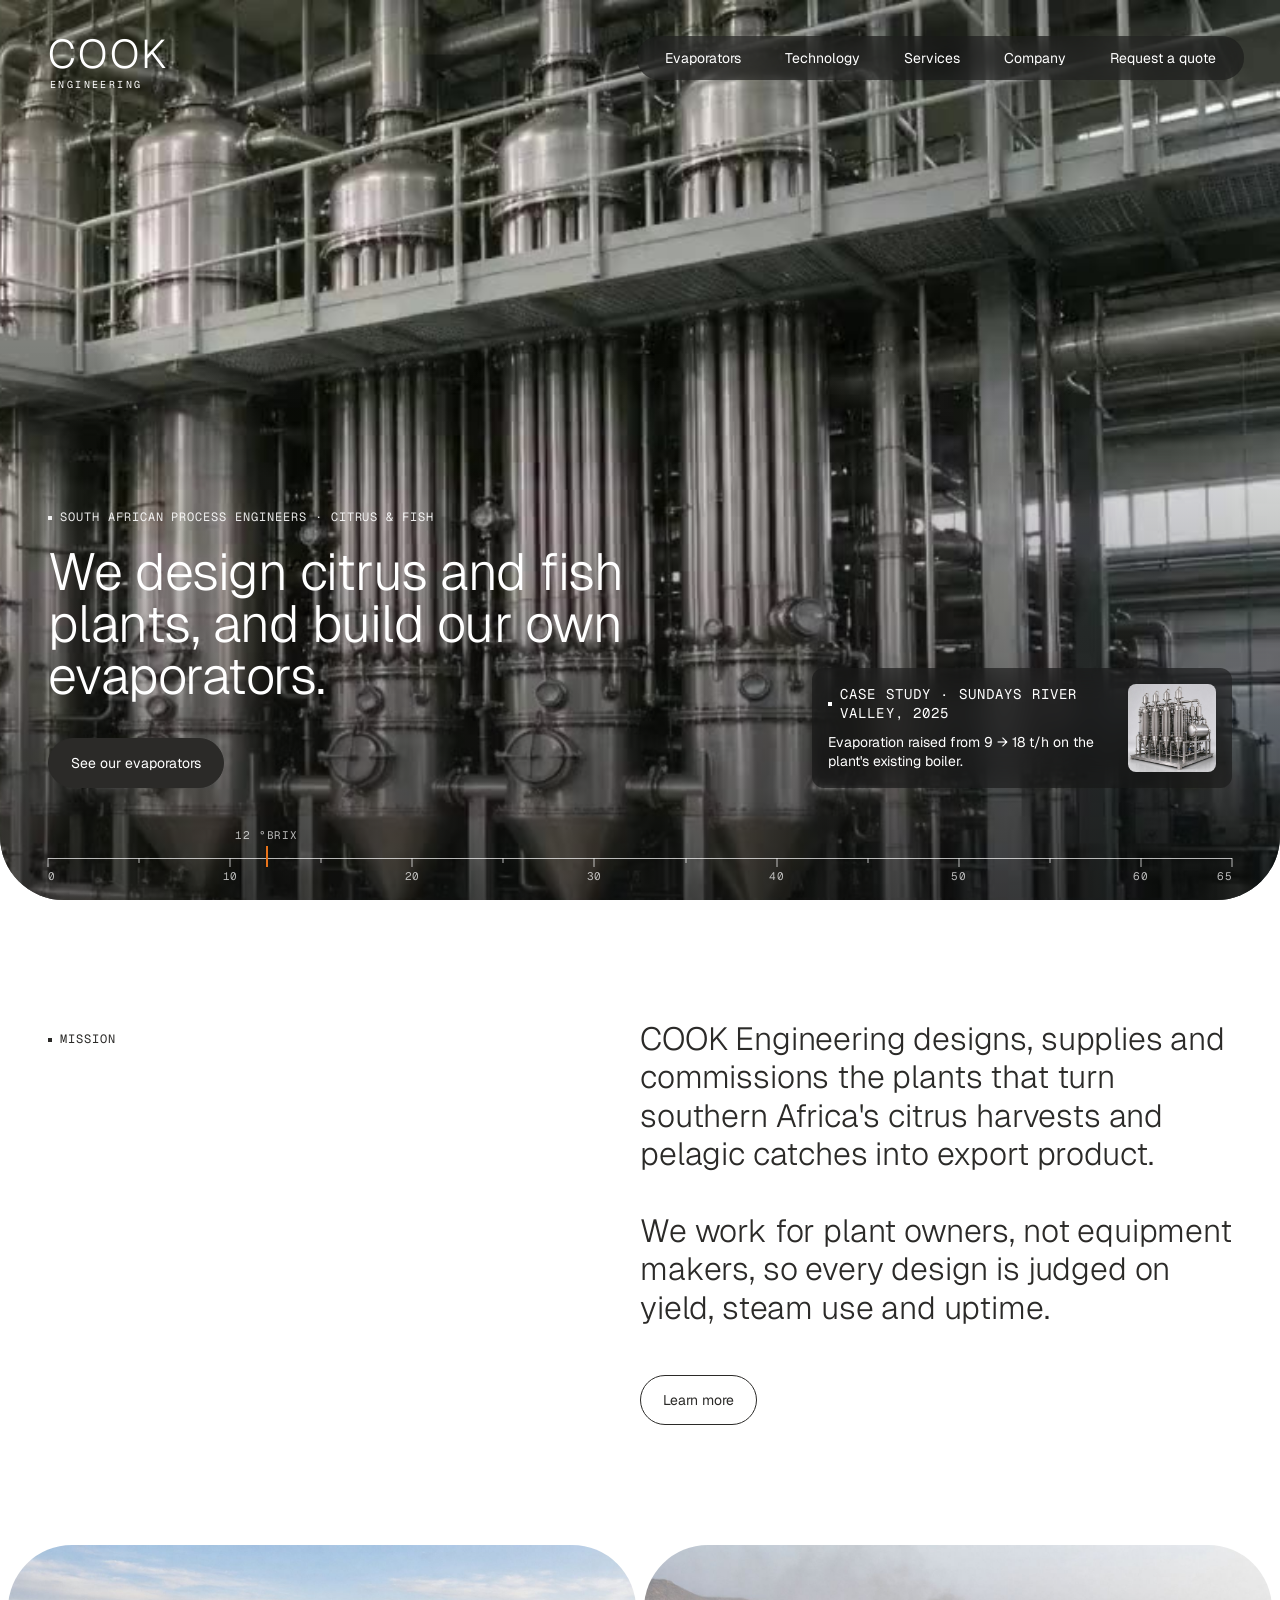
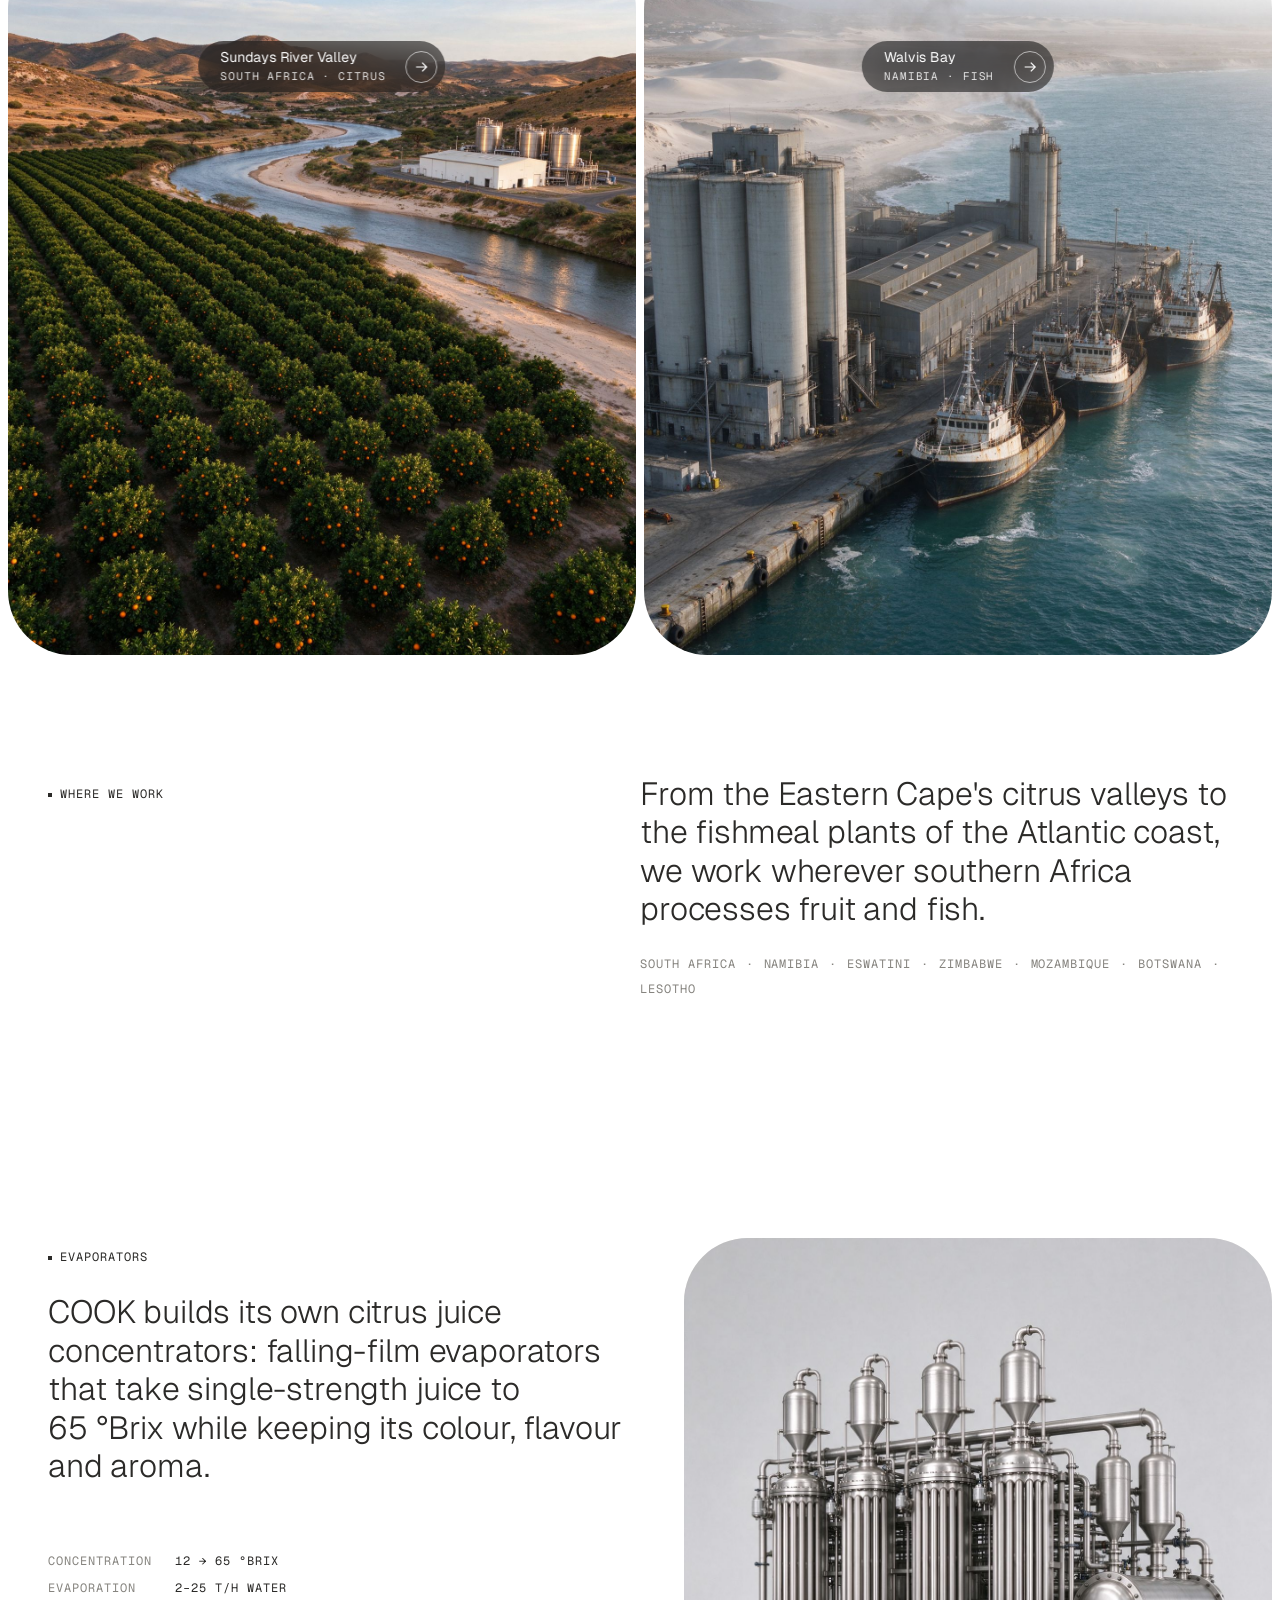
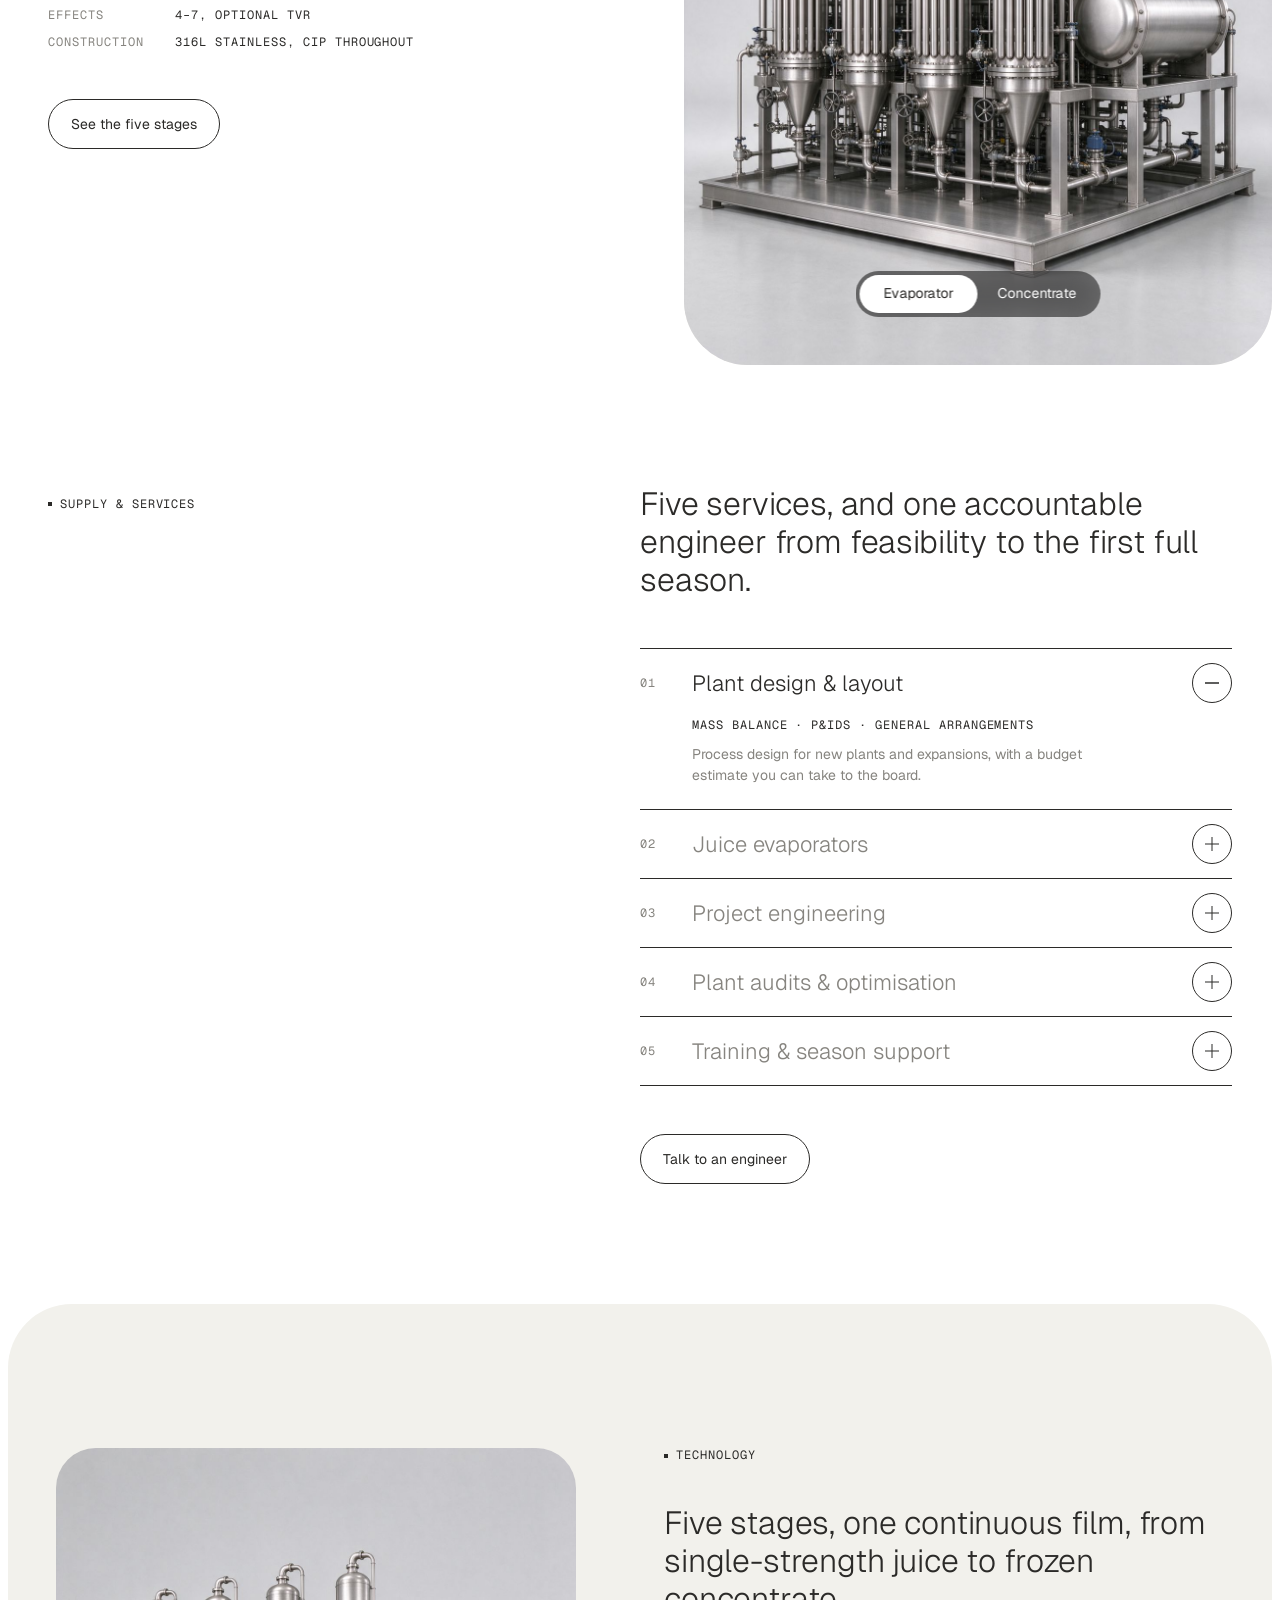
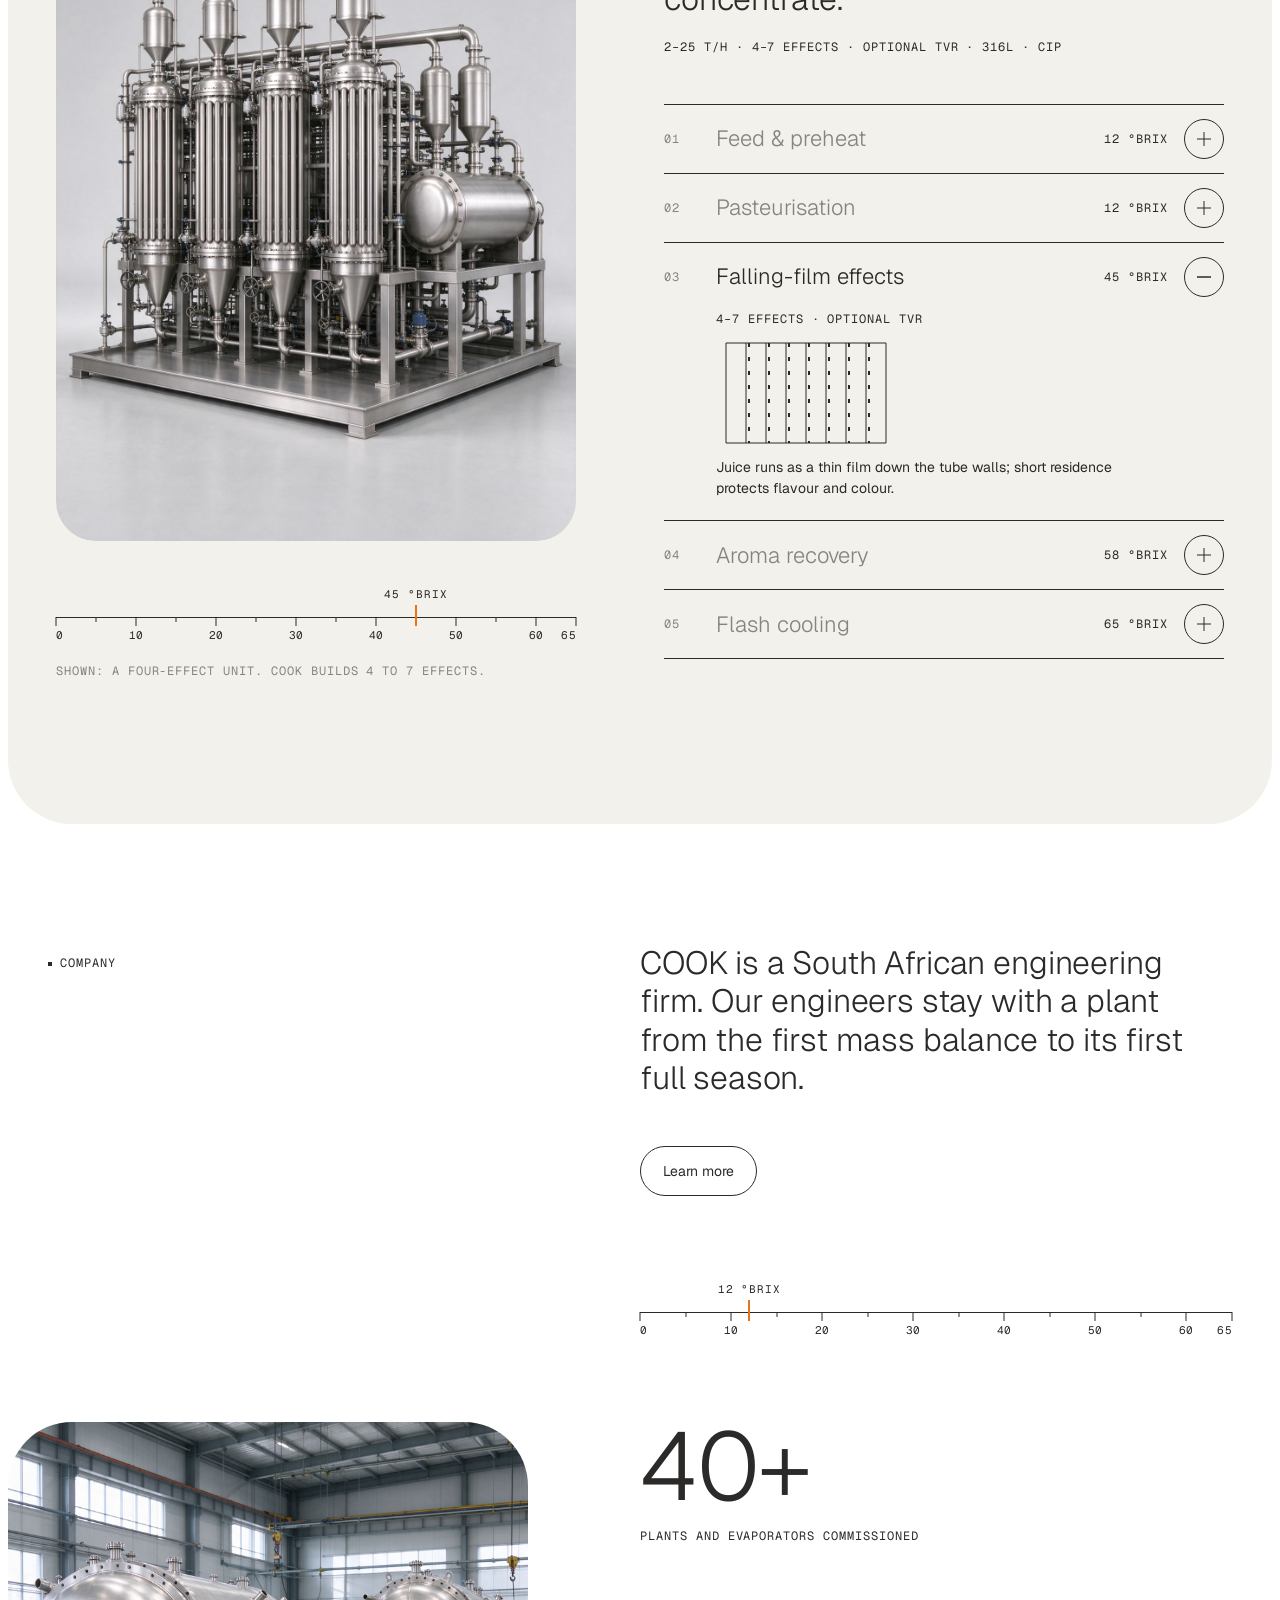
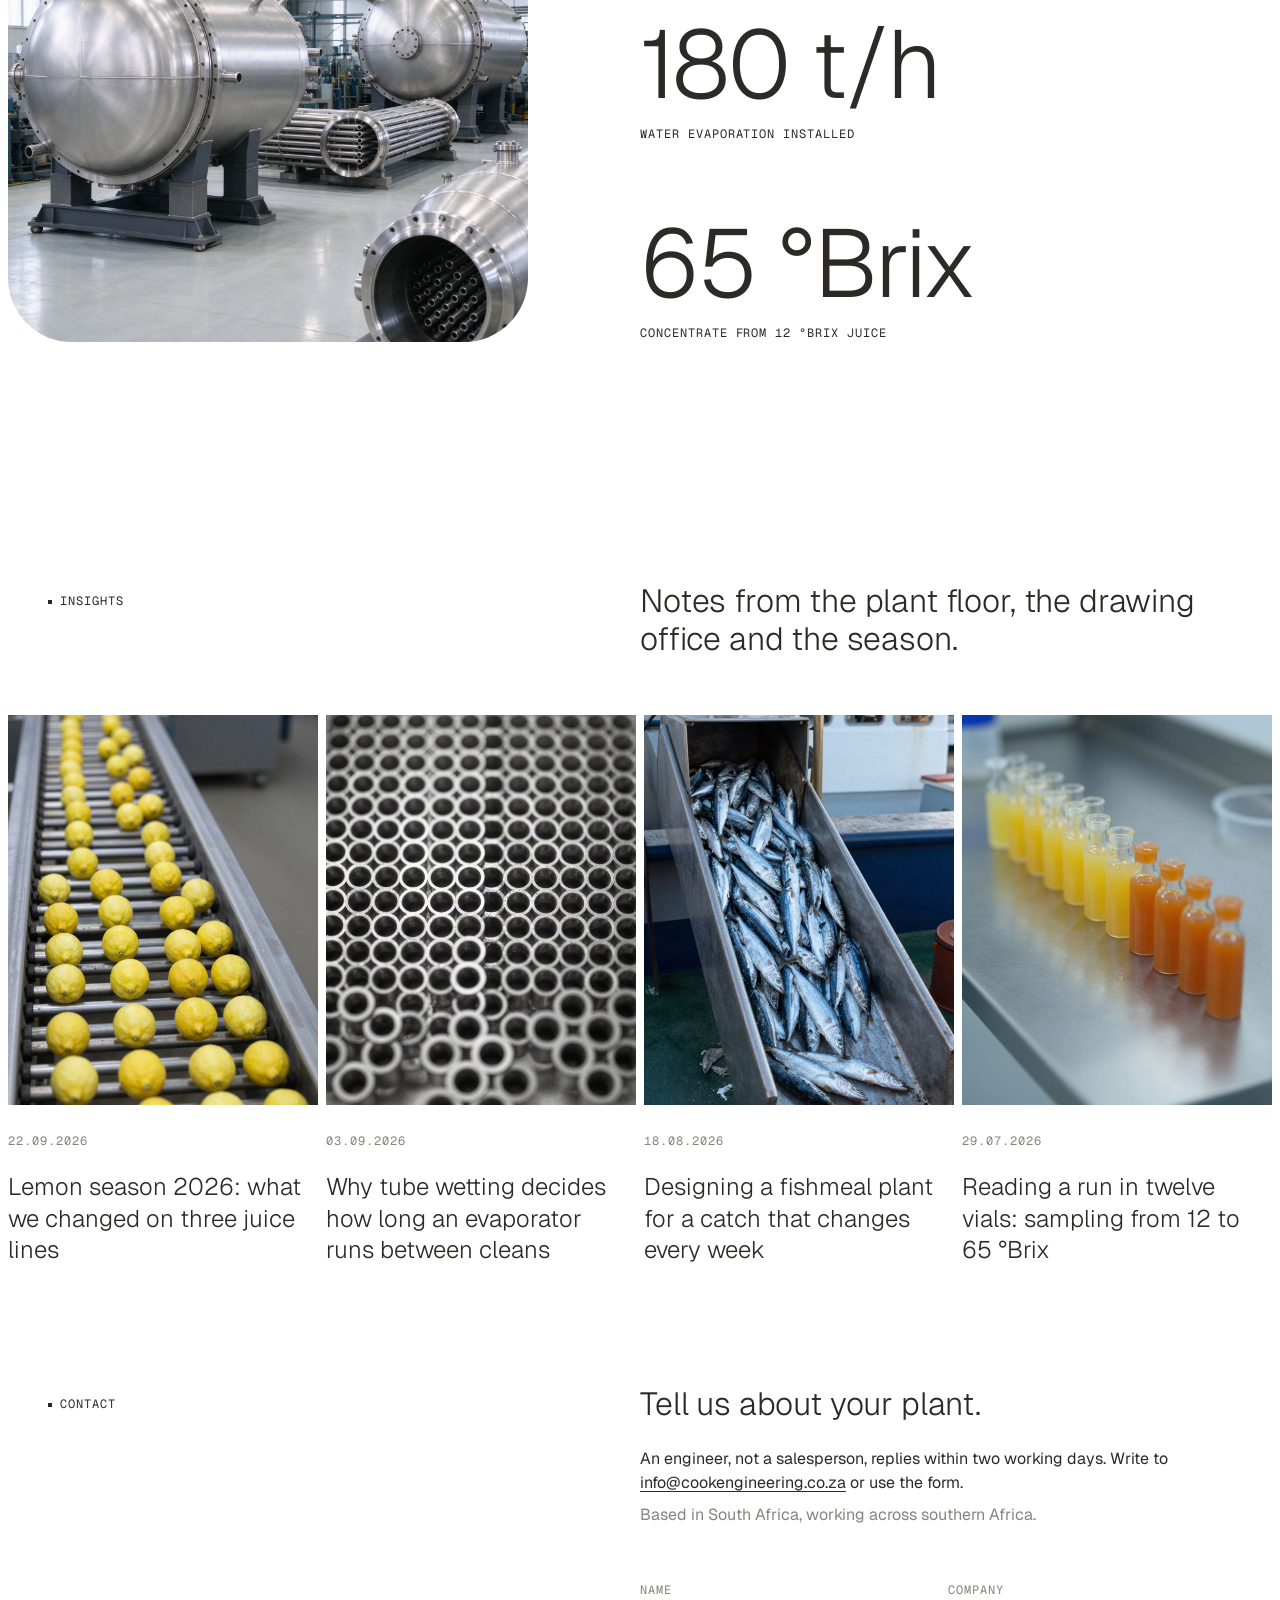
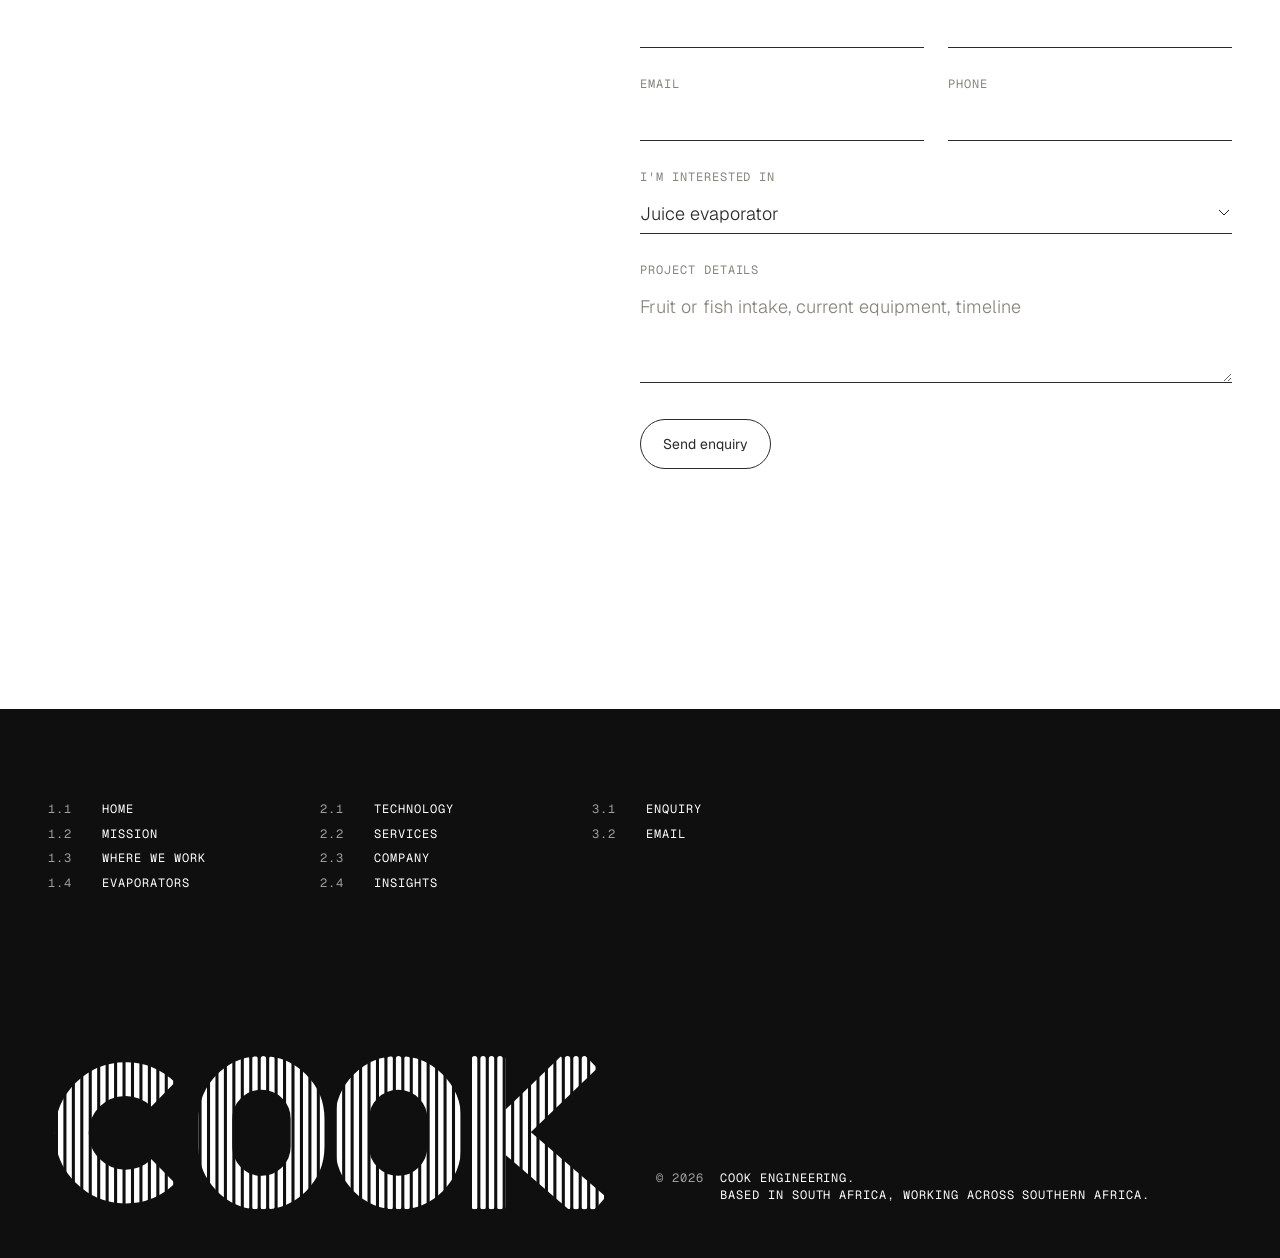
<file: sites/cook-engineering/index.html>
<!doctype html>
<html lang="en-ZA">
<head>
<meta charset="utf-8">
<meta name="viewport" content="width=device-width, initial-scale=1, viewport-fit=cover">
<title>COOK Engineering</title>
<meta name="description" content="COOK Engineering designs citrus and fish processing plants across southern Africa and builds its own falling-film citrus juice evaporators.">
<link rel="preconnect" href="https://fonts.googleapis.com">
<link rel="preconnect" href="https://fonts.gstatic.com" crossorigin>
<link rel="stylesheet" href="https://fonts.googleapis.com/css2?family=Geist:wght@300;400&family=Geist+Mono:wght@400&display=swap">
<style>
/* Design system: "Concentrate" (sites/cook-engineering/design-system.md).
   Stainless interface, colour only from photography, peel orange only on the Brix marker. */
:root{
  --steel:#ffffff;
  --pulp:#f2f1ec;
  --ink:#2b2a28;
  --muted:#86847f;
  --onyx:#0f0f10;
  --glass:rgba(24,24,24,.5);
  --peel:#e8731a;
  --sans:"Geist",ui-sans-serif,system-ui,-apple-system,"Segoe UI",sans-serif;
  --mono:"Geist Mono",ui-monospace,SFMono-Regular,Menlo,monospace;
  --gutter:48px;
  --edge:8px;
  --r:64px;
  --pad:120px;
  color-scheme:light;
}
*,*::before,*::after{box-sizing:border-box}
html{-webkit-text-size-adjust:100%;scroll-behavior:smooth}
body{margin:0;background:var(--steel);color:var(--ink);font:400 14px/1.45 var(--sans);overflow-x:hidden}
img,video,svg{display:block;max-width:100%}
a{color:inherit;text-decoration:none}
button{font:inherit;color:inherit}
h1,h2,h3,p,ul,ol,dl,dd,figure{margin:0;padding:0}
ul,ol{list-style:none}
h1,h2,h3{font-weight:300}
:focus-visible{outline:2px solid currentColor;outline-offset:3px}
.sr{position:absolute;width:1px;height:1px;overflow:hidden;clip:rect(0 0 0 0);white-space:nowrap}
.skip{position:absolute;left:16px;top:-60px;z-index:100;background:var(--steel);color:var(--ink);padding:10px 16px;border-radius:999px}
.skip:focus{top:16px}
.glass{background:var(--glass);-webkit-backdrop-filter:blur(16px) brightness(.72);backdrop-filter:blur(16px) brightness(.72)}

/* ---------- Type roles ---------- */
.label{display:flex;align-items:center;gap:8px;font:400 12px/1.3 var(--mono);letter-spacing:.08em;text-transform:uppercase}
.label::before{content:"";display:block;width:4px;height:4px;border-radius:0;background:currentColor;flex:none}
.mono{font:400 12px/1.4 var(--mono);letter-spacing:.08em;text-transform:uppercase}
.st{font-weight:300;font-size:32px;line-height:1.2;letter-spacing:-.005em}
.st + .st{margin-top:1.2em}
.nb{white-space:nowrap}

/* ---------- Buttons ---------- */
.pill{display:inline-flex;align-items:center;justify-content:center;gap:10px;height:50px;padding:0 22px;border-radius:999px;border:1px solid var(--ink);font-size:14px;line-height:1;background:transparent;cursor:pointer;transition:background .2s,color .2s;white-space:nowrap}
.pill:hover{background:var(--ink);color:var(--steel)}
.pill-ink{background:var(--ink);color:#fff;border-color:var(--ink)}
.pill-ink:hover{background:#000;border-color:#000}
.pill-glass{color:#fff;border-color:rgba(255,255,255,.55)}
.pill-glass:hover{background:rgba(24,24,24,.7);color:#fff}

/* ---------- Split grammar ---------- */
.split{display:grid;grid-template-columns:1fr 1fr;padding:var(--pad) var(--gutter)}
.split > .label{padding-top:12px;align-self:start}
.split-body{max-width:640px}
.split-body > .pill{margin-top:48px}

/* ---------- Brix scale ---------- */
.brix{position:relative;height:46px;--c:var(--ink)}
.brix .rule{position:absolute;left:0;right:0;top:20px;height:1px;background:var(--c)}
.brix .t{position:absolute;top:20px;width:1px;height:5px;background:var(--c);transform:translateX(-.5px)}
.brix .t.maj{height:9px}
.brix .n{position:absolute;top:33px;transform:translateX(-50%);font:400 11px/1 var(--mono);letter-spacing:.04em;text-transform:uppercase;color:var(--c)}
.brix .n.first{transform:none}
.brix .n.last{transform:translateX(-100%)}
.brix .mk{position:absolute;top:8px;width:2px;height:21px;background:var(--peel);transform:translateX(-1px);transition:left .7s cubic-bezier(.3,.7,.2,1)}
.brix .v{position:absolute;top:-8px;transform:translateX(-50%);font:400 11px/1 var(--mono);letter-spacing:.08em;text-transform:uppercase;color:var(--c);white-space:nowrap;transition:left .7s cubic-bezier(.3,.7,.2,1)}
.brix.live .mk,.brix.live .v{transition:none}

/* ---------- Header / nav ---------- */
/* Logo is fixed and always visible: large and white over the hero, a compact glass pill (separate from the nav) after it */
.logo{position:fixed;top:34px;left:var(--gutter);z-index:50;color:#fff;display:flex;flex-direction:column;gap:6px;border-radius:999px;transition:padding .3s,background .3s,top .3s}
.logo .wm{font:300 40px/1 var(--sans);letter-spacing:.06em;transition:font-size .3s}
.logo .sub{font:400 10px/1 var(--mono);letter-spacing:.24em;text-transform:uppercase;padding-left:2px}
.logo.compact{top:36px;flex-direction:row;align-items:center;gap:10px;height:44px;padding:0 20px;background:var(--glass);-webkit-backdrop-filter:blur(16px) brightness(.72);backdrop-filter:blur(16px) brightness(.72)}
.logo.compact .wm{font-size:20px}
.nav{position:fixed;top:36px;right:36px;z-index:50;display:flex;align-items:center;height:44px;padding:0 6px;border-radius:999px;color:#fff}
.nav ul{display:flex}
.nav ul a{display:block;padding:14px 22px;font-size:14px;line-height:16px;border-radius:999px}
.nav ul a:hover{background:rgba(255,255,255,.12)}
.nav .menu{display:none;background:none;border:0;cursor:pointer;height:44px;padding:0 18px;font-size:14px;color:#fff}

/* ---------- 1 Hero ---------- */
.hero{position:relative;height:100vh;height:100svh;min-height:680px;border-radius:0 0 var(--r) var(--r);overflow:hidden;background:#55565a;color:#fff;isolation:isolate}
.hero .media{position:absolute;inset:0;z-index:-2;overflow:hidden}
/* Scale from the top-right so the foreground fruit bowl (bottom-left of the footage) leaves the frame */
.hero video{position:absolute;inset:0;width:100%;height:100%;object-fit:cover;object-position:right top;transform:scale(1.36);transform-origin:right top}
.hero .scrim{position:absolute;inset:auto 0 0 0;height:62%;z-index:-1;background:linear-gradient(to top,rgba(15,15,16,.62),rgba(15,15,16,.28) 55%,rgba(15,15,16,0))}
.hero-in{position:absolute;left:var(--gutter);right:var(--gutter);bottom:112px;display:grid;grid-template-columns:1fr auto;align-items:end;gap:48px}
.hero .kicker{color:#fff;margin-bottom:20px;opacity:.9}
.hero h1{font-size:52px;line-height:1;letter-spacing:-.01em;max-width:16.5em}
.hero .acts{display:flex;flex-wrap:wrap;align-items:center;gap:12px;margin-top:36px}
.hero .brix{--c:rgba(255,255,255,.7);position:absolute;left:var(--gutter);right:var(--gutter);bottom:22px;height:40px}
.case{display:grid;grid-template-columns:1fr 88px;gap:20px;align-items:center;width:420px;padding:16px;border-radius:12px;color:#fff}
.case .label{margin-bottom:10px}
.case p{font-size:14px;line-height:1.35}
.case img{width:88px;height:88px;object-fit:cover;border-radius:8px}

/* ---------- 2 Mission / tiles / product / services ---------- */
.tiles{display:grid;grid-template-columns:1fr 1fr;gap:8px;padding:0 var(--edge)}
.tile{position:relative;aspect-ratio:708/800;border-radius:var(--r);overflow:hidden;background:var(--pulp)}
.tile img{width:100%;height:100%;object-fit:cover}
.loc{position:absolute;top:96px;left:50%;transform:translateX(-50%);display:flex;align-items:center;gap:20px;padding:8px 8px 8px 22px;border-radius:999px;color:#fff;white-space:nowrap}
.loc .tx{display:grid;gap:3px}
.loc .tx b{font-weight:400;font-size:14px;line-height:1.2}
.loc .tx .mono{font-size:11px;opacity:.85}
.loc .arr{display:grid;place-items:center;width:32px;height:32px;border-radius:50%;border:1px solid rgba(255,255,255,.6);flex:none;transition:background .2s}
.loc:hover .arr{background:rgba(255,255,255,.2)}
.loc .arr svg{width:14px;height:14px}
.countries{margin-top:28px;display:flex;flex-wrap:wrap;gap:8px 0;color:var(--muted)}
.countries li:not(:last-child)::after{content:"·";padding:0 10px}

.facts{margin-top:40px;display:grid;grid-template-columns:auto 1fr;gap:10px 24px}
.facts dt{color:var(--muted)}
/* Product row (T1 manufacturing pattern): label + statement left half, panel right half to 8px from the edge */
.product-row{display:grid;grid-template-columns:1fr 1fr;gap:48px;align-items:start;padding:var(--pad) var(--edge) 0 var(--gutter)}
.product-row .copy{display:grid;gap:28px;align-content:start;padding-top:12px;max-width:600px}
.product-row .copy .pill{justify-self:start;margin-top:20px}
.panel{position:relative;aspect-ratio:712/880;border-radius:var(--r);overflow:hidden;background:var(--pulp)}
.panel img{position:absolute;inset:0;width:100%;height:100%;object-fit:cover;transition:opacity .45s}
.panel img[hidden]{display:block;opacity:0;visibility:hidden}
.seg{position:absolute;left:50%;bottom:48px;transform:translateX(-50%);display:flex;padding:4px;border-radius:999px}
.seg button{height:38px;padding:0 20px;min-width:118px;border:0;border-radius:999px;background:transparent;color:#fff;font-size:14px;cursor:pointer;transition:background .2s,color .2s}
.seg button[aria-pressed="true"]{background:var(--steel);color:var(--ink)}
.seg button:focus-visible{outline-color:#fff}

/* ---------- Accordion (services + technology) ---------- */
.acc{margin-top:48px;border-top:1px solid var(--ink)}
.acc > li{border-bottom:1px solid var(--ink)}
.acc h3{font:inherit}
.acc button.row{display:flex;width:100%;align-items:center;gap:16px;padding:14px 0;border:0;background:none;text-align:left;cursor:pointer;font-weight:300;font-size:22px;line-height:1.2;color:var(--muted)}
.acc button.row[aria-expanded="true"],.acc button.row:hover{color:var(--ink)}
.acc .num{flex:none;width:36px;font:400 12px var(--mono);letter-spacing:.08em;color:var(--muted)}
.acc .t{flex:1}
.acc .meta{flex:none;font:400 12px var(--mono);letter-spacing:.08em;text-transform:uppercase;color:var(--ink)}
.pm{position:relative;flex:none;width:40px;height:40px;border-radius:50%;border:1px solid var(--ink)}
.pm::before,.pm::after{content:"";position:absolute;left:50%;top:50%;width:14px;height:1px;background:var(--ink);transform:translate(-50%,-50%)}
.pm::after{transform:translate(-50%,-50%) rotate(90deg);transition:transform .25s}
[aria-expanded="true"] .pm::after{transform:translate(-50%,-50%) rotate(0)}
.acc .body{padding:0 56px 22px 52px}
.acc .body .mono{color:var(--ink)}
.acc .body p + p{margin-top:10px;color:var(--muted);font-size:14px;line-height:1.55;max-width:46ch}

/* ---------- 3 Technology band ---------- */
.band{margin:0 var(--edge);border-radius:var(--r);background:var(--pulp);padding:144px var(--gutter)}
.band-grid{display:grid;grid-template-columns:1fr 1fr;gap:48px;align-items:start}
.drawing{max-width:520px}
.drawing .render{width:100%;aspect-ratio:3/4;object-fit:cover;border-radius:40px}
.drawing .brix{margin-top:56px}
.drawing .note{margin-top:20px;color:var(--muted)}
/* Falling-film detail: small tube drawing inside the open accordion row */
.tubes{width:180px;height:auto;margin:6px 0 4px}
.tubes .ln{fill:none;stroke:var(--ink);stroke-width:1;vector-effect:non-scaling-stroke}
.tubes .film{fill:none;stroke:var(--ink);stroke-width:2;stroke-dasharray:4 10;vector-effect:non-scaling-stroke;animation:fall 1.4s linear infinite}
@keyframes fall{to{stroke-dashoffset:-14}}
.acc-col{max-width:600px}
.acc-col .st{margin-top:40px}
.acc-col .specline{margin-top:20px;color:var(--ink)}

/* ---------- 4 Company / stats / insights / contact / footer ---------- */
.company{padding-bottom:0}
.stats-wrap{display:grid;grid-template-columns:1fr 1fr;padding:96px 0 var(--pad)}
.shop{margin-left:var(--edge);width:min(520px,calc(100% - 48px));aspect-ratio:1;border-radius:var(--r);overflow:hidden;align-self:end;background:var(--pulp)}
.shop img{width:100%;height:100%;object-fit:cover}
.stats{padding-right:var(--gutter)}
.stats .brix{max-width:600px;margin-bottom:80px}
.stat + .stat{margin-top:72px}
.stat b{display:block;font-weight:300;font-size:96px;line-height:1;letter-spacing:-.02em;white-space:nowrap}
.stat .mono{display:block;margin-top:14px}

.news-head{padding-bottom:56px}
.news{display:grid;grid-template-columns:repeat(4,1fr);gap:8px;padding:0 var(--edge)}
.news img{width:100%;height:auto;aspect-ratio:350/440;object-fit:cover;background:var(--pulp)}
.news time{display:block;margin-top:28px;color:var(--muted)}
.news h3{margin-top:22px;font-size:24px;line-height:1.3;max-width:15em;padding-right:16px}

.contact .lead{margin-top:24px;font-size:16px;line-height:1.5;max-width:48ch}
.contact .lead a{text-decoration:underline;text-underline-offset:3px}
.contact .where{margin-top:8px;color:var(--muted);font-size:16px}
form{display:grid;grid-template-columns:1fr 1fr;gap:28px 24px;margin-top:56px}
.field{display:grid;gap:8px}
.field.full{grid-column:1/-1}
.field label{color:var(--muted)}
.field input,.field select,.field textarea{width:100%;font:300 18px/1.3 var(--sans);color:var(--ink);background:transparent;border:0;border-bottom:1px solid var(--ink);border-radius:0;padding:8px 0;appearance:none;-webkit-appearance:none}
.field textarea::placeholder{color:var(--muted)}
.field select{background-image:url("data:image/svg+xml,%3Csvg xmlns='http://www.w3.org/2000/svg' width='12' height='8'%3E%3Cpath d='M1 1l5 5 5-5' fill='none' stroke='%232b2a28'/%3E%3C/svg%3E");background-repeat:no-repeat;background-position:right 2px center;padding-right:24px}
.field textarea{min-height:96px;resize:vertical}
.field input:focus-visible,.field select:focus-visible,.field textarea:focus-visible{outline:none;border-bottom-width:2px;padding-bottom:7px}
.form-foot{grid-column:1/-1;display:flex;align-items:center;gap:20px;flex-wrap:wrap;margin-top:8px}
#f-status{color:var(--muted)}

footer{background:var(--onyx);color:#fff;margin-top:var(--pad);padding:88px var(--gutter) 48px}
.index{display:grid;grid-template-columns:repeat(4,minmax(0,240px));gap:32px}
.index li{display:grid;grid-template-columns:54px 1fr;padding:4px 0}
.index li span{color:rgba(255,255,255,.6)}
.index a:hover{text-decoration:underline;text-underline-offset:3px}
.foot-base{display:grid;grid-template-columns:1fr 1fr;align-items:end;gap:32px;margin-top:160px}
.mark{width:100%;max-width:680px;height:auto;color:#fff}
.legal{display:grid;grid-template-columns:64px 1fr;gap:4px 0;align-self:end;padding-bottom:6px}
.legal span:first-child{color:rgba(255,255,255,.6);white-space:nowrap}

/* ---------- Narrower ---------- */
@media (max-width:1100px){
  :root{--pad:96px}
  .nav ul a{padding:14px 14px}
  .case{width:360px}
  .hero h1{font-size:48px}
  .stat b{font-size:80px}
}
@media (max-width:860px){
  :root{--gutter:16px;--pad:72px}
  .logo{top:24px}
  .logo .wm{font-size:30px}
  .logo.compact{top:20px;padding:0 16px}
  .logo.compact .sub{display:none}
  .nav{top:20px;right:16px;flex-wrap:wrap;justify-content:flex-end;height:auto;min-height:44px;max-width:calc(100vw - 140px);padding:0}
  .nav .menu{display:block}
  .nav ul{display:none;flex-basis:100%;flex-direction:column;padding:0 6px 8px}
  .nav.open ul{display:flex}
  .nav.open{border-radius:24px;max-width:calc(100vw - 32px);min-width:200px}
  .nav ul a{padding:12px 14px;font-size:16px}
  .hero{min-height:720px}
  .hero-in{grid-template-columns:1fr;gap:28px;bottom:96px}
  .hero h1{font-size:36px}
  .hero .kicker{margin-bottom:14px}
  .hero .acts{margin-top:24px}
  .hero .brix{bottom:26px}
  .case{width:100%;grid-template-columns:1fr 64px}
  .case img{width:64px;height:64px}
  .split,.stats-wrap{grid-template-columns:1fr}
  .split > .label{padding-top:0;margin-bottom:28px}
  .st{font-size:24px}
  .split-body > .pill{margin-top:32px}
  .tiles{grid-template-columns:1fr}
  .loc{top:28px}
  .product-row{grid-template-columns:1fr;gap:40px;padding:var(--pad) var(--edge) 0}
  .product-row .copy{padding:0 calc(var(--gutter) - var(--edge))}
  .seg{bottom:24px}
  .seg button{min-width:0;padding:0 16px}
  .acc button.row{font-size:20px;gap:10px}
  .acc .num{width:28px}
  .acc .body{padding:0 0 20px 38px}
  .band{padding:72px 16px}
  .band-grid{grid-template-columns:1fr}
  .band-grid{gap:56px}
  .drawing{order:2;margin:0 auto;max-width:420px;width:100%}
  .drawing .brix{margin-top:40px}
  .tubes{width:150px}
  .stats-wrap{padding:56px var(--gutter) var(--pad)}
  .shop{order:2;margin:64px 0 0 calc(var(--edge) - var(--gutter));width:calc(100% + 2 * (var(--gutter) - var(--edge)))}
  .stat b{font-size:72px}
  .stat + .stat{margin-top:48px}
  .stats .brix{margin-bottom:56px}
  .news{grid-template-columns:1fr 1fr;row-gap:40px}
  .news time{margin-top:16px}
  .news h3{font-size:18px;margin-top:12px}
  form{grid-template-columns:1fr}
  footer{padding:64px var(--gutter) 32px}
  .index{grid-template-columns:1fr 1fr;gap:28px 16px}
  .index li{grid-template-columns:40px 1fr}
  .foot-base{grid-template-columns:1fr;margin-top:80px}
}
@media (max-width:420px){
  .hero h1{font-size:34px}
  .pill{padding:0 18px}
  .acc .meta{font-size:11px}
}
@media (prefers-reduced-motion:reduce){
  html{scroll-behavior:auto}
  *,*::before,*::after{transition:none!important;animation:none!important}
}
</style>
</head>
<body>
<a class="skip" href="#main">Skip to content</a>

<header>
  <a class="logo" href="#top" aria-label="COOK Engineering, home">
    <span class="wm" aria-hidden="true">COOK</span>
    <span class="sub" aria-hidden="true">Engineering</span>
  </a>
  <nav class="nav glass" id="nav" aria-label="Main">
    <button class="menu" id="menu-btn" type="button" aria-expanded="false" aria-controls="nav-links">Menu</button>
    <ul id="nav-links">
      <li><a href="#evaporators">Evaporators</a></li>
      <li><a href="#technology">Technology</a></li>
      <li><a href="#services">Services</a></li>
      <li><a href="#company">Company</a></li>
      <li><a href="#contact">Request a quote</a></li>
    </ul>
  </nav>
</header>

<main id="main">

<!-- ================= 1 HERO ================= -->
<section class="hero" id="top" data-piece="1" aria-labelledby="hero-h">
  <div class="media">
    <video id="hero-video" autoplay muted loop playsinline preload="auto" poster="assets/hero-poster.jpg" aria-hidden="true">
      <source src="assets/hero.mp4" type="video/mp4">
    </video>
  </div>
  <div class="scrim" aria-hidden="true"></div>
  <div class="hero-in">
    <div>
      <p class="label kicker">South African process engineers · Citrus &amp; fish</p>
      <h1 id="hero-h">We design citrus and fish plants, and build our own evaporators.</h1>
      <div class="acts">
        <a class="pill pill-ink" href="#evaporators">See our evaporators</a>
      </div>
    </div>
    <a class="case glass" href="#technology" aria-label="Case study: Sundays River Valley, 2025. Evaporation raised from 9 to 18 tonnes per hour on the existing boiler">
      <div>
        <p class="label">Case study · Sundays River Valley, 2025</p>
        <p>Evaporation raised from <span class="nb">9 → 18&nbsp;t/h</span> on the plant's existing boiler.</p>
      </div>
      <img src="assets/evaporator-render.jpg" alt="" width="88" height="88">
    </a>
  </div>
  <div class="brix live" id="brix-hero" data-value="12" aria-hidden="true"></div>
</section>

<!-- ================= 2 MISSION / LOCATIONS / PRODUCT / SERVICES ================= -->
<div data-piece="2">
  <section class="split" id="mission" aria-labelledby="mission-h">
    <h2 class="label" id="mission-h">Mission</h2>
    <div class="split-body">
      <p class="st">COOK Engineering designs, supplies and commissions the plants that turn southern Africa's citrus harvests and pelagic catches into export product.</p>
      <p class="st">We work for plant owners, not equipment makers, so every design is judged on yield, steam use and uptime.</p>
      <a class="pill" href="#services">Learn more</a>
    </div>
  </section>

  <div class="tiles">
    <figure class="tile">
      <img src="assets/tile-citrus.jpg" alt="Citrus orchards beside a river and a juice plant in the Sundays River Valley" width="1600" height="1600">
      <a class="loc glass" href="#technology" aria-label="Sundays River Valley, South Africa: citrus">
        <span class="tx"><b>Sundays River Valley</b><span class="mono">South Africa · Citrus</span></span>
        <span class="arr" aria-hidden="true"><svg viewBox="0 0 16 16" fill="none" stroke="currentColor" stroke-width="1.4"><path d="M2 8h12M9 3l5 5-5 5"/></svg></span>
      </a>
    </figure>
    <figure class="tile">
      <img src="assets/tile-fish.jpg" alt="Fishmeal plant and trawlers on the quay at Walvis Bay" width="1600" height="1600">
      <a class="loc glass" href="#services" aria-label="Walvis Bay, Namibia: fish">
        <span class="tx"><b>Walvis Bay</b><span class="mono">Namibia · Fish</span></span>
        <span class="arr" aria-hidden="true"><svg viewBox="0 0 16 16" fill="none" stroke="currentColor" stroke-width="1.4"><path d="M2 8h12M9 3l5 5-5 5"/></svg></span>
      </a>
    </figure>
  </div>

  <section class="split" id="footprint" aria-labelledby="fp-h">
    <h2 class="label" id="fp-h">Where we work</h2>
    <div class="split-body">
      <p class="st">From the Eastern Cape's citrus valleys to the fishmeal plants of the Atlantic coast, we work wherever southern Africa processes fruit and fish.</p>
      <ul class="countries mono" aria-label="Countries served">
        <li>South Africa</li><li>Namibia</li><li>Eswatini</li><li>Zimbabwe</li><li>Mozambique</li><li>Botswana</li><li>Lesotho</li>
      </ul>
    </div>
  </section>

  <section id="evaporators" aria-labelledby="evap-h">
    <div class="product-row">
      <div class="copy">
        <h2 class="label" id="evap-h">Evaporators</h2>
        <p class="st">COOK builds its own citrus juice concentrators: falling-film evaporators that take single-strength juice to <span class="nb">65&nbsp;°Brix</span> while keeping its colour, flavour and aroma.</p>
        <dl class="facts mono">
          <dt>Concentration</dt><dd class="nb">12&nbsp;→&nbsp;65&nbsp;°Brix</dd>
          <dt>Evaporation</dt><dd class="nb">2–25&nbsp;t/h water</dd>
          <dt>Effects</dt><dd>4–7, optional TVR</dd>
          <dt>Construction</dt><dd>316L stainless, CIP throughout</dd>
        </dl>
        <a class="pill" href="#technology">See the five stages</a>
      </div>
      <div class="panel">
        <img id="img-evap" src="assets/evaporator-render.jpg" alt="COOK four-effect falling-film juice evaporator, isolated three-quarter view">
        <img id="img-conc" src="assets/concentrate.jpg" alt="Orange juice concentrate in a glass beaker beside a halved orange" hidden>
        <div class="seg glass" role="group" aria-label="Product view">
          <button type="button" aria-pressed="true" data-show="img-evap">Evaporator</button>
          <button type="button" aria-pressed="false" data-show="img-conc">Concentrate</button>
        </div>
      </div>
    </div>
  </section>

  <section class="split" id="services" aria-labelledby="svc-h">
    <h2 class="label" id="svc-h">Supply &amp; services</h2>
    <div class="split-body">
      <p class="st">Five services, and one accountable engineer from feasibility to the first full season.</p>
      <ul class="acc" data-acc>
        <li><h3><button class="row" type="button" aria-expanded="true" aria-controls="v0"><span class="num">01</span><span class="t">Plant design &amp; layout</span><span class="pm" aria-hidden="true"></span></button></h3>
          <div class="body" id="v0"><p class="mono">Mass balance · P&amp;IDs · general arrangements</p><p>Process design for new plants and expansions, with a budget estimate you can take to the board.</p></div></li>
        <li><h3><button class="row" type="button" aria-expanded="false" aria-controls="v1"><span class="num">02</span><span class="t">Juice evaporators</span><span class="pm" aria-hidden="true"></span></button></h3>
          <div class="body" id="v1" hidden><p class="mono">Designed and built by COOK</p><p>Our own concentrators with aroma recovery, supplied as a full package or as an upgrade to an existing line.</p></div></li>
        <li><h3><button class="row" type="button" aria-expanded="false" aria-controls="v2"><span class="num">03</span><span class="t">Project engineering</span><span class="pm" aria-hidden="true"></span></button></h3>
          <div class="body" id="v2" hidden><p class="mono">Tender to handover</p><p>Equipment specification, tender evaluation, site supervision and contractor coordination through to commissioning.</p></div></li>
        <li><h3><button class="row" type="button" aria-expanded="false" aria-controls="v3"><span class="num">04</span><span class="t">Plant audits &amp; optimisation</span><span class="pm" aria-hidden="true"></span></button></h3>
          <div class="body" id="v3" hidden><p class="mono">Steam · water · yield</p><p>Measured audits of yield, steam, water and power, with a costed list of improvements ranked by payback.</p></div></li>
        <li><h3><button class="row" type="button" aria-expanded="false" aria-controls="v4"><span class="num">05</span><span class="t">Training &amp; season support</span><span class="pm" aria-hidden="true"></span></button></h3>
          <div class="body" id="v4" hidden><p class="mono">Start-up · SOPs · on call</p><p>Hands-on training for shift teams, start-of-season checks and on-call help when the fruit or fish arrives.</p></div></li>
      </ul>
      <a class="pill" href="#contact">Talk to an engineer</a>
    </div>
  </section>
</div>

<!-- ================= 3 TECHNOLOGY BAND ================= -->
<section class="band" id="technology" data-piece="3" aria-labelledby="tech-h">
  <div class="band-grid">
    <div class="drawing">
      <img class="render" src="assets/evaporator-render.jpg" alt="COOK four-effect falling-film juice evaporator, isolated three-quarter view" loading="lazy">
      <div class="brix" id="brix-tech" data-value="45" aria-hidden="true"></div>
      <p class="note mono">Shown: a four-effect unit. COOK builds 4 to 7 effects.</p>
      <p class="sr" id="brix-sr" aria-live="polite"></p>
    </div>

    <div class="acc-col">
      <h2 class="label" id="tech-h">Technology</h2>
      <p class="st">Five stages, one continuous film, from single-strength juice to frozen concentrate.</p>
      <p class="mono specline">2–25&nbsp;t/h · 4–7 effects · optional TVR · 316L · CIP</p>
      <ul class="acc" id="acc" data-acc data-open="2">
        <li>
          <h3><button class="row" type="button" aria-expanded="false" aria-controls="s0" data-brix="12"><span class="num">01</span><span class="t">Feed &amp; preheat</span><span class="meta">12&nbsp;°Brix</span><span class="pm" aria-hidden="true"></span></button></h3>
          <div class="body" id="s0" hidden><p class="mono">Single-strength juice in</p><p>Recovered vapour preheats the incoming juice.</p></div>
        </li>
        <li>
          <h3><button class="row" type="button" aria-expanded="false" aria-controls="s1" data-brix="12"><span class="num">02</span><span class="t">Pasteurisation</span><span class="meta">12&nbsp;°Brix</span><span class="pm" aria-hidden="true"></span></button></h3>
          <div class="body" id="s1" hidden><p class="mono">Short high-temperature hold</p><p>Inactivates enzymes so the concentrate keeps a stable cloud.</p></div>
        </li>
        <li>
          <h3><button class="row" type="button" aria-expanded="true" aria-controls="s2" data-brix="45"><span class="num">03</span><span class="t">Falling-film effects</span><span class="meta">45&nbsp;°Brix</span><span class="pm" aria-hidden="true"></span></button></h3>
          <div class="body" id="s2"><p class="mono">4–7 effects · optional TVR</p>
            <svg class="tubes" viewBox="0 0 180 120" role="img" aria-label="Juice running as a thin film down the evaporator tubes">
              <path class="ln" d="M10 10H170M10 110H170M10 10V110M170 10V110"/>
              <path class="ln" d="M30 10V110M50 10V110M70 10V110M90 10V110M110 10V110M130 10V110M150 10V110"/>
              <path class="film" d="M33 10V110M53 10V110M73 10V110M93 10V110M113 10V110M133 10V110M153 10V110"/>
            </svg>
            <p>Juice runs as a thin film down the tube walls; short residence protects flavour and colour.</p></div>
        </li>
        <li>
          <h3><button class="row" type="button" aria-expanded="false" aria-controls="s3" data-brix="58"><span class="num">04</span><span class="t">Aroma recovery</span><span class="meta">58&nbsp;°Brix</span><span class="pm" aria-hidden="true"></span></button></h3>
          <div class="body" id="s3" hidden><p class="mono">Essence column</p><p>Volatiles are condensed into an essence to add back or sell.</p></div>
        </li>
        <li>
          <h3><button class="row" type="button" aria-expanded="false" aria-controls="s4" data-brix="65"><span class="num">05</span><span class="t">Flash cooling</span><span class="meta">65&nbsp;°Brix</span><span class="pm" aria-hidden="true"></span></button></h3>
          <div class="body" id="s4" hidden><p class="mono">Concentrate out</p><p>Cooled under vacuum and pumped to blending or drumming.</p></div>
        </li>
      </ul>
    </div>
  </div>
</section>

<!-- ================= 4 COMPANY / STATS / INSIGHTS / CONTACT / FOOTER ================= -->
<div data-piece="4">
  <section class="split company" id="company" aria-labelledby="co-h">
    <h2 class="label" id="co-h">Company</h2>
    <div class="split-body">
      <p class="st">COOK is a South African engineering firm. Our engineers stay with a plant from the first mass balance to its first full season.</p>
      <a class="pill" href="#contact">Learn more</a>
    </div>
  </section>

  <div class="stats-wrap" aria-label="COOK in numbers">
    <figure class="shop">
      <img src="assets/workshop.jpg" alt="Stainless-steel evaporator vessels and a tube bundle in the COOK workshop">
    </figure>
    <div class="stats" id="stats">
      <div class="brix" id="brix-co" data-value="12" aria-hidden="true"></div>
      <div class="stat"><b>40+</b><span class="mono">Plants and evaporators commissioned</span></div>
      <div class="stat"><b>180&nbsp;t/h</b><span class="mono">Water evaporation installed</span></div>
      <div class="stat"><b>65&nbsp;°Brix</b><span class="mono">Concentrate from 12&nbsp;°Brix juice</span></div>
    </div>
  </div>

  <section id="insights" aria-labelledby="ins-h">
    <div class="split news-head">
      <h2 class="label" id="ins-h">Insights</h2>
      <div class="split-body"><p class="st">Notes from the plant floor, the drawing office and the season.</p></div>
    </div>
    <div class="news">
      <article>
        <img src="assets/news-lemons.jpg" alt="Lemons moving along a juice line" width="1200" height="1600">
        <time class="mono" datetime="2026-09-22">22.09.2026</time>
        <h3>Lemon season 2026: what we changed on three juice lines</h3>
      </article>
      <article>
        <img src="assets/news-tubes.jpg" alt="Close view of evaporator tube ends" width="1200" height="1600">
        <time class="mono" datetime="2026-09-03">03.09.2026</time>
        <h3>Why tube wetting decides how long an evaporator runs between cleans</h3>
      </article>
      <article>
        <img src="assets/news-catch.jpg" alt="Pelagic catch being landed" width="1200" height="1600">
        <time class="mono" datetime="2026-08-18">18.08.2026</time>
        <h3>Designing a fishmeal plant for a catch that changes every week</h3>
      </article>
      <article>
        <img src="assets/news-drawing.jpg" alt="Row of juice sample vials from pale single-strength juice to deep orange concentrate" width="1200" height="1600">
        <time class="mono" datetime="2026-07-29">29.07.2026</time>
        <h3>Reading a run in twelve vials: sampling from 12 to 65&nbsp;°Brix</h3>
      </article>
    </div>
  </section>

  <section class="split contact" id="contact" aria-labelledby="ct-h">
    <h2 class="label" id="ct-h">Contact</h2>
    <div class="split-body">
      <p class="st">Tell us about your plant.</p>
      <p class="lead">An engineer, not a salesperson, replies within two working days. Write to <a href="mailto:info@cookengineering.co.za">info@cookengineering.co.za</a> or use the form.</p>
      <p class="where">Based in South Africa, working across southern Africa.</p>
      <form id="enq" novalidate>
        <div class="field"><label class="mono" for="f-name">Name</label><input id="f-name" name="name" autocomplete="name" required></div>
        <div class="field"><label class="mono" for="f-company">Company</label><input id="f-company" name="company" autocomplete="organization"></div>
        <div class="field"><label class="mono" for="f-email">Email</label><input id="f-email" name="email" type="email" autocomplete="email" required></div>
        <div class="field"><label class="mono" for="f-phone">Phone</label><input id="f-phone" name="phone" type="tel" autocomplete="tel"></div>
        <div class="field full"><label class="mono" for="f-type">I'm interested in</label>
          <select id="f-type" name="type"><option>Juice evaporator</option><option>Citrus plant project</option><option>Fish plant project</option><option>Plant audit</option><option>Something else</option></select></div>
        <div class="field full"><label class="mono" for="f-msg">Project details</label><textarea id="f-msg" name="msg" placeholder="Fruit or fish intake, current equipment, timeline"></textarea></div>
        <div class="form-foot"><button class="pill" type="submit">Send enquiry</button><span class="mono" id="f-status" role="status"></span></div>
      </form>
    </div>
  </section>
</div>
</main>

<footer data-piece="4" aria-label="Site index">
  <nav class="index mono" aria-label="Footer">
    <ul>
      <li><span>1.1</span><a href="#top">Home</a></li>
      <li><span>1.2</span><a href="#mission">Mission</a></li>
      <li><span>1.3</span><a href="#footprint">Where we work</a></li>
      <li><span>1.4</span><a href="#evaporators">Evaporators</a></li>
    </ul>
    <ul>
      <li><span>2.1</span><a href="#technology">Technology</a></li>
      <li><span>2.2</span><a href="#services">Services</a></li>
      <li><span>2.3</span><a href="#company">Company</a></li>
      <li><span>2.4</span><a href="#insights">Insights</a></li>
    </ul>
    <ul>
      <li><span>3.1</span><a href="#contact">Enquiry</a></li>
      <li><span>3.2</span><a href="mailto:info@cookengineering.co.za">Email</a></li>
    </ul>
  </nav>
  <div class="foot-base">
    <svg class="mark" id="mark" viewBox="0 0 750 200" role="img" aria-label="COOK"></svg>
    <p class="legal mono"><span>© 2026</span><span>COOK Engineering.<br>Based in South Africa, working across southern Africa.</span></p>
  </div>
</footer>

<script>
(function(){
  var reduce = window.matchMedia('(prefers-reduced-motion: reduce)');

  /* ---- Brix scale (0–65, ticks every 5, numerals every 10 and at 65) ---- */
  function pct(v){ return (v/65*100).toFixed(3)+'%'; }
  function buildBrix(el){
    var h = '<div class="rule"></div>';
    for (var v=0; v<=65; v+=5){
      var maj = (v%10===0)||v===65;
      h += '<span class="t'+(maj?' maj':'')+'" style="left:'+pct(v)+'"></span>';
      if (maj) h +='<span class="n'+(v===0?' first':v===65?' last':'')+'" style="left:'+pct(v)+'">'+v+'</span>';
    }
    h += '<span class="mk"></span><span class="v"></span>';
    el.innerHTML = h;
    setBrix(el, +el.dataset.value);
  }
  function setBrix(el, v){
    v = Math.max(0, Math.min(65, v));
    var p = pct(v), lab = el.querySelector('.v');
    el.querySelector('.mk').style.left = p;
    lab.style.left = p;
    lab.textContent = Math.round(v)+' °BRIX';
    lab.style.transform = v > 56 ? 'translateX(calc(-100% + 1px))' : v < 6 ? 'translateX(-1px)' : 'translateX(-50%)';
  }
  document.querySelectorAll('.brix').forEach(buildBrix);

  /* ---- Nav ---- */
  var nav = document.getElementById('nav'), btn = document.getElementById('menu-btn');
  btn.addEventListener('click', function(){
    var o = nav.classList.toggle('open');
    btn.setAttribute('aria-expanded', o); btn.textContent = o ? 'Close' : 'Menu';
  });
  nav.querySelectorAll('ul a').forEach(function(a){ a.addEventListener('click', function(){
    nav.classList.remove('open'); btn.setAttribute('aria-expanded','false'); btn.textContent='Menu';
  });});

  /* ---- Hero video + Brix progress ---- */
  var vid = document.getElementById('hero-video'), bh = document.getElementById('brix-hero');
  function applyMotion(){
    if (reduce.matches){ vid.pause(); vid.removeAttribute('autoplay'); try{ vid.currentTime = 0; vid.load(); }catch(e){} setBrix(bh, 65); }
    else { var p = vid.play(); if (p && p.catch) p.catch(function(){}); }
  }
  vid.addEventListener('timeupdate', function(){
    if (reduce.matches || !vid.duration) return;
    setBrix(bh, 12 + 53*(vid.currentTime/vid.duration));
  });
  applyMotion();
  if (reduce.addEventListener) reduce.addEventListener('change', applyMotion);

  /* ---- Product toggle ---- */
  var segBtns = document.querySelectorAll('.seg button');
  segBtns.forEach(function(b){ b.addEventListener('click', function(){
    segBtns.forEach(function(o){
      var on = o === b;
      o.setAttribute('aria-pressed', on);
      document.getElementById(o.dataset.show).hidden = !on;
    });
  });});

  /* ---- Accordions (one row open at a time) ---- */
  var bt = document.getElementById('brix-tech'), sr = document.getElementById('brix-sr');
  document.querySelectorAll('[data-acc]').forEach(function(acc){
    var rows = acc.querySelectorAll('button.row'), tech = acc.id === 'acc';
    function openRow(i){
      rows.forEach(function(r, j){
        var on = j === i;
        r.setAttribute('aria-expanded', on);
        document.getElementById(r.getAttribute('aria-controls')).hidden = !on;
      });
      if (tech){
        var r = rows[i];
        setBrix(bt, +r.dataset.brix);
        sr.textContent = r.querySelector('.t').textContent + ': ' + r.dataset.brix + ' degrees Brix';
      }
    }
    rows.forEach(function(r, i){ r.addEventListener('click', function(){
      if (r.getAttribute('aria-expanded') !== 'true') openRow(i);
    });});
    openRow(+(acc.dataset.open || 0));
  });

  /* ---- Logo: compact glass pill once the hero has scrolled away ---- */
  var logo = document.querySelector('.logo'), hero = document.getElementById('top');
  function logoState(){ logo.classList.toggle('compact', hero.getBoundingClientRect().bottom < 120); }
  window.addEventListener('scroll', logoState, {passive:true}); logoState();

  /* ---- Statistics divider: marker concentrates as the figures scroll past ---- */
  var bc = document.getElementById('brix-co'), stats = document.getElementById('stats');
  function statsBrix(){
    if (reduce.matches){ setBrix(bc, 45); return; }
    var r = stats.getBoundingClientRect(), vh = window.innerHeight;
    var t = Math.max(0, Math.min(1, (vh - r.top) / (r.height + vh * .2)));
    setBrix(bc, 12 + 53 * t);
  }
  bc.classList.add('live');
  window.addEventListener('scroll', statsBrix, {passive:true}); statsBrix();

  /* ---- Footer mark: COOK drawn from vertical tubes ---- */
  (function(){
    var svg = document.getElementById('mark');
    var shapes =
      '<path d="M150 50A70 70 0 1 0 150 150" fill="none" stroke="#fff" stroke-width="44"/>' +
      '<rect x="218" y="22" width="120" height="156" rx="60" fill="none" stroke="#fff" stroke-width="44"/>' +
      '<rect x="396" y="22" width="120" height="156" rx="60" fill="none" stroke="#fff" stroke-width="44"/>' +
      '<path d="M574 0V200M700 0L596 100L712 200" fill="none" stroke="#fff" stroke-width="44"/>';
    var tubes = '';
    for (var x = 2; x < 750; x += 11) tubes += '<rect x="'+x+'" y="0" width="7" height="200" rx="3.5"/>';
    svg.innerHTML = '<defs><mask id="mk" maskUnits="userSpaceOnUse" x="0" y="0" width="750" height="200"><rect width="750" height="200" fill="#000"/>'+shapes+'</mask></defs>' +
      '<g mask="url(#mk)" fill="currentColor">'+tubes+'</g>';
  })();

  /* ---- Contact form (draft: does not send) ---- */
  document.getElementById('enq').addEventListener('submit', function(e){
    e.preventDefault();
    var s = document.getElementById('f-status'), n = document.getElementById('f-name').value.trim(), m = document.getElementById('f-email').value.trim();
    if (!n || !/^\S+@\S+\.\S+$/.test(m)){ s.textContent = 'Add your name and a valid email address so we can reply.'; return; }
    s.textContent = 'Thank you. This draft site does not send messages yet; please email info@cookengineering.co.za.';
  });
})();
</script>
</body>
</html>
</file>
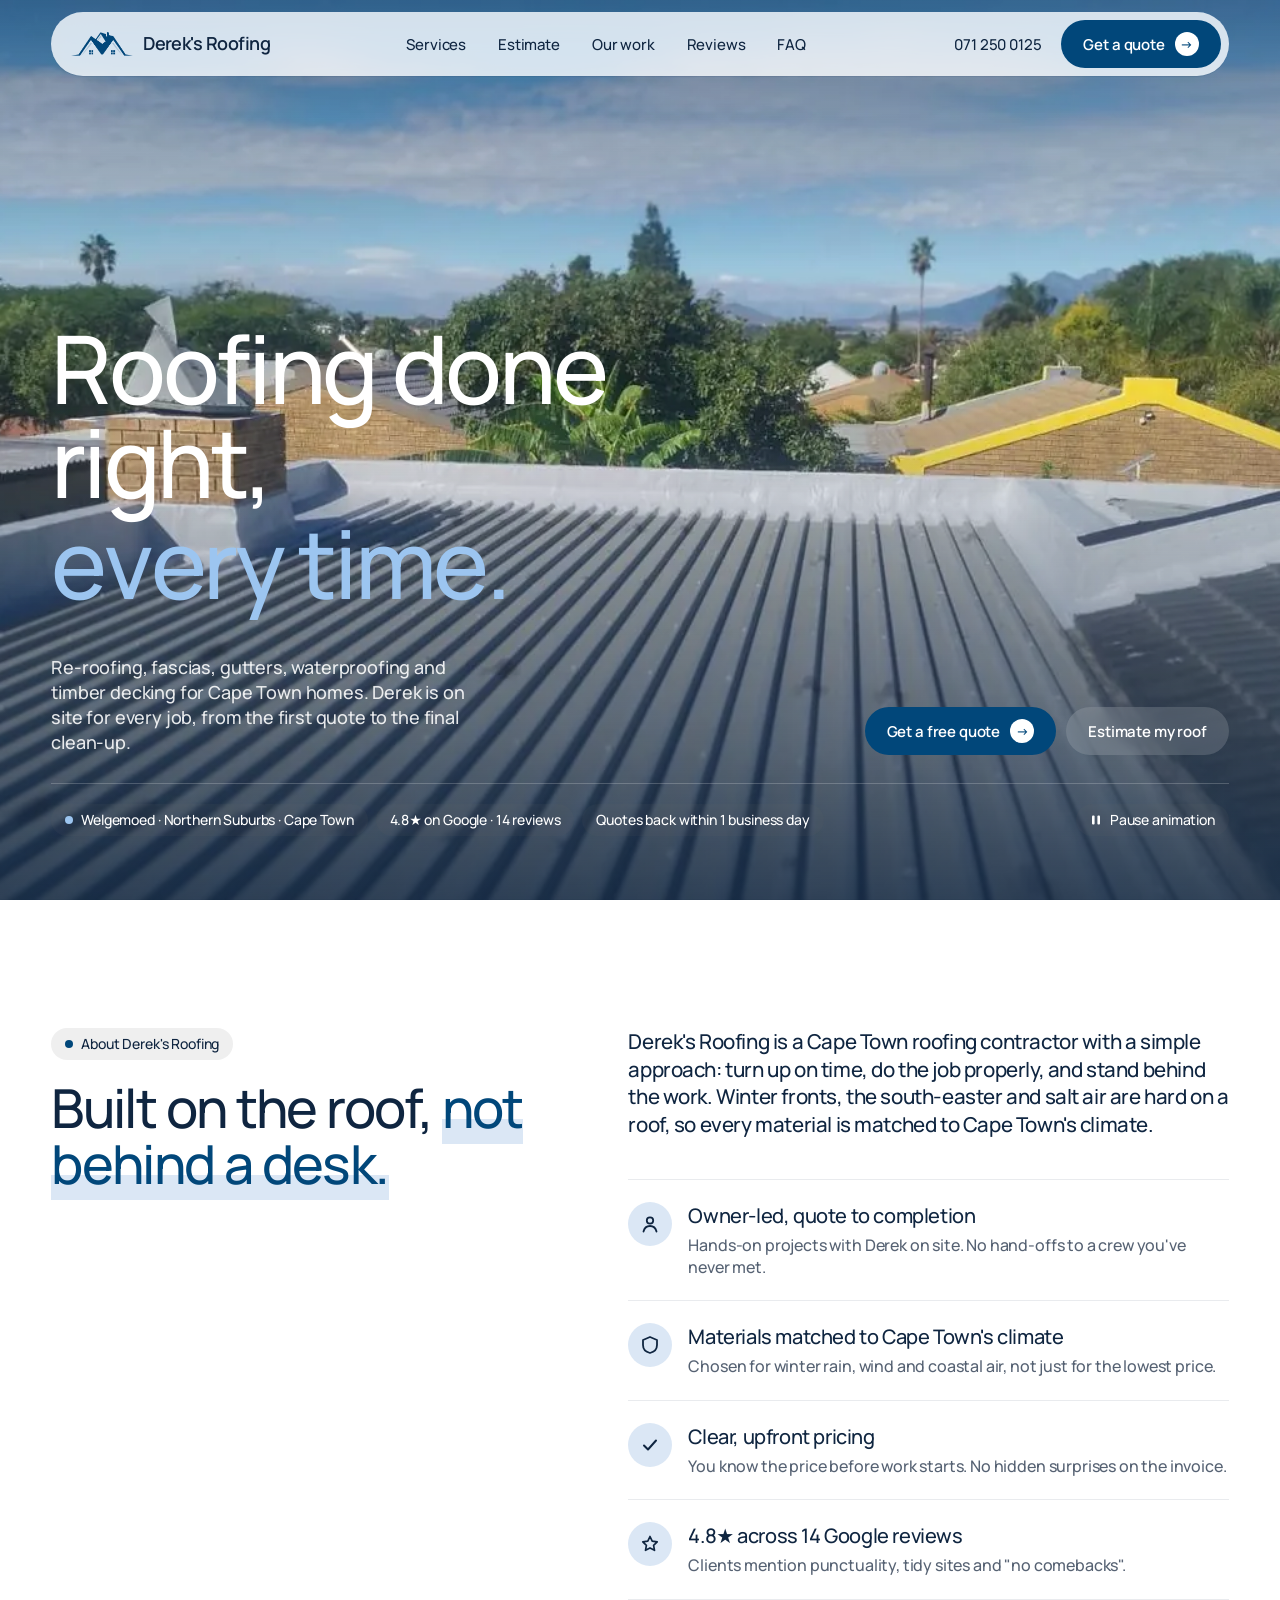
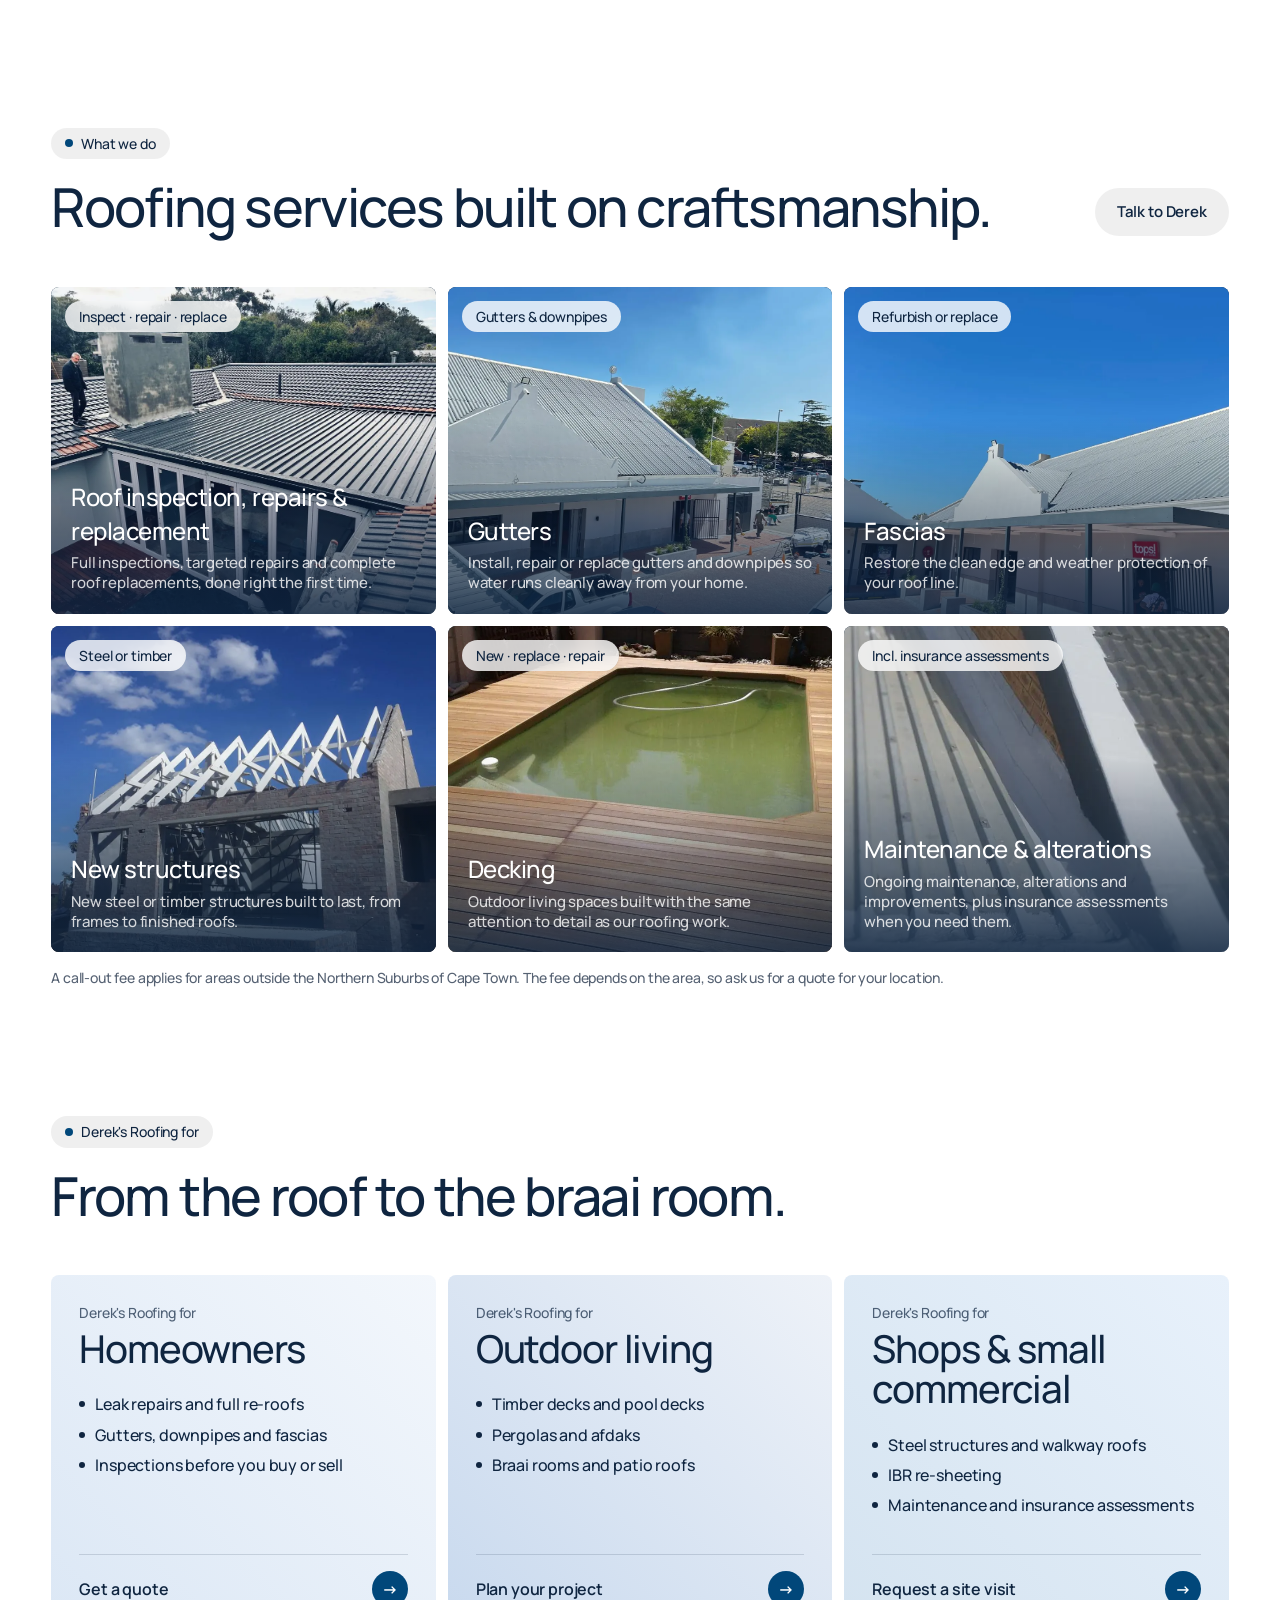
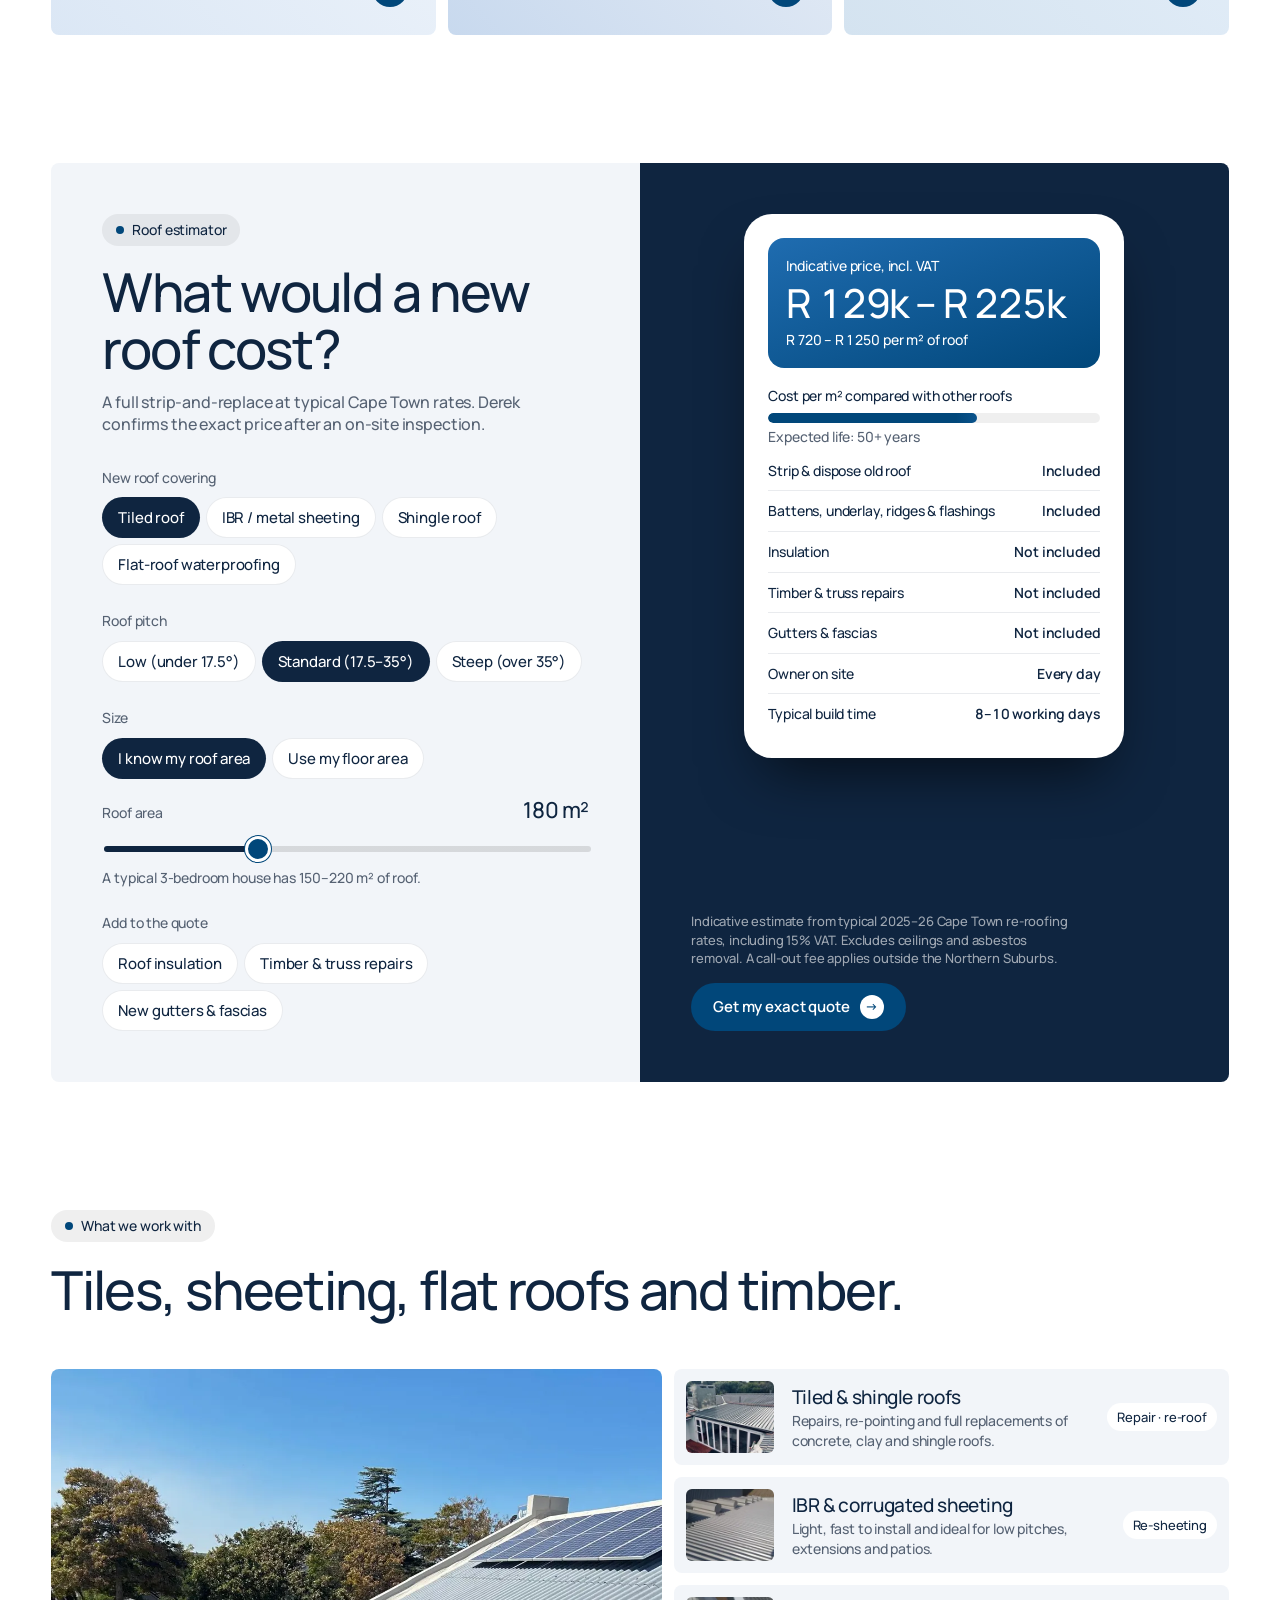
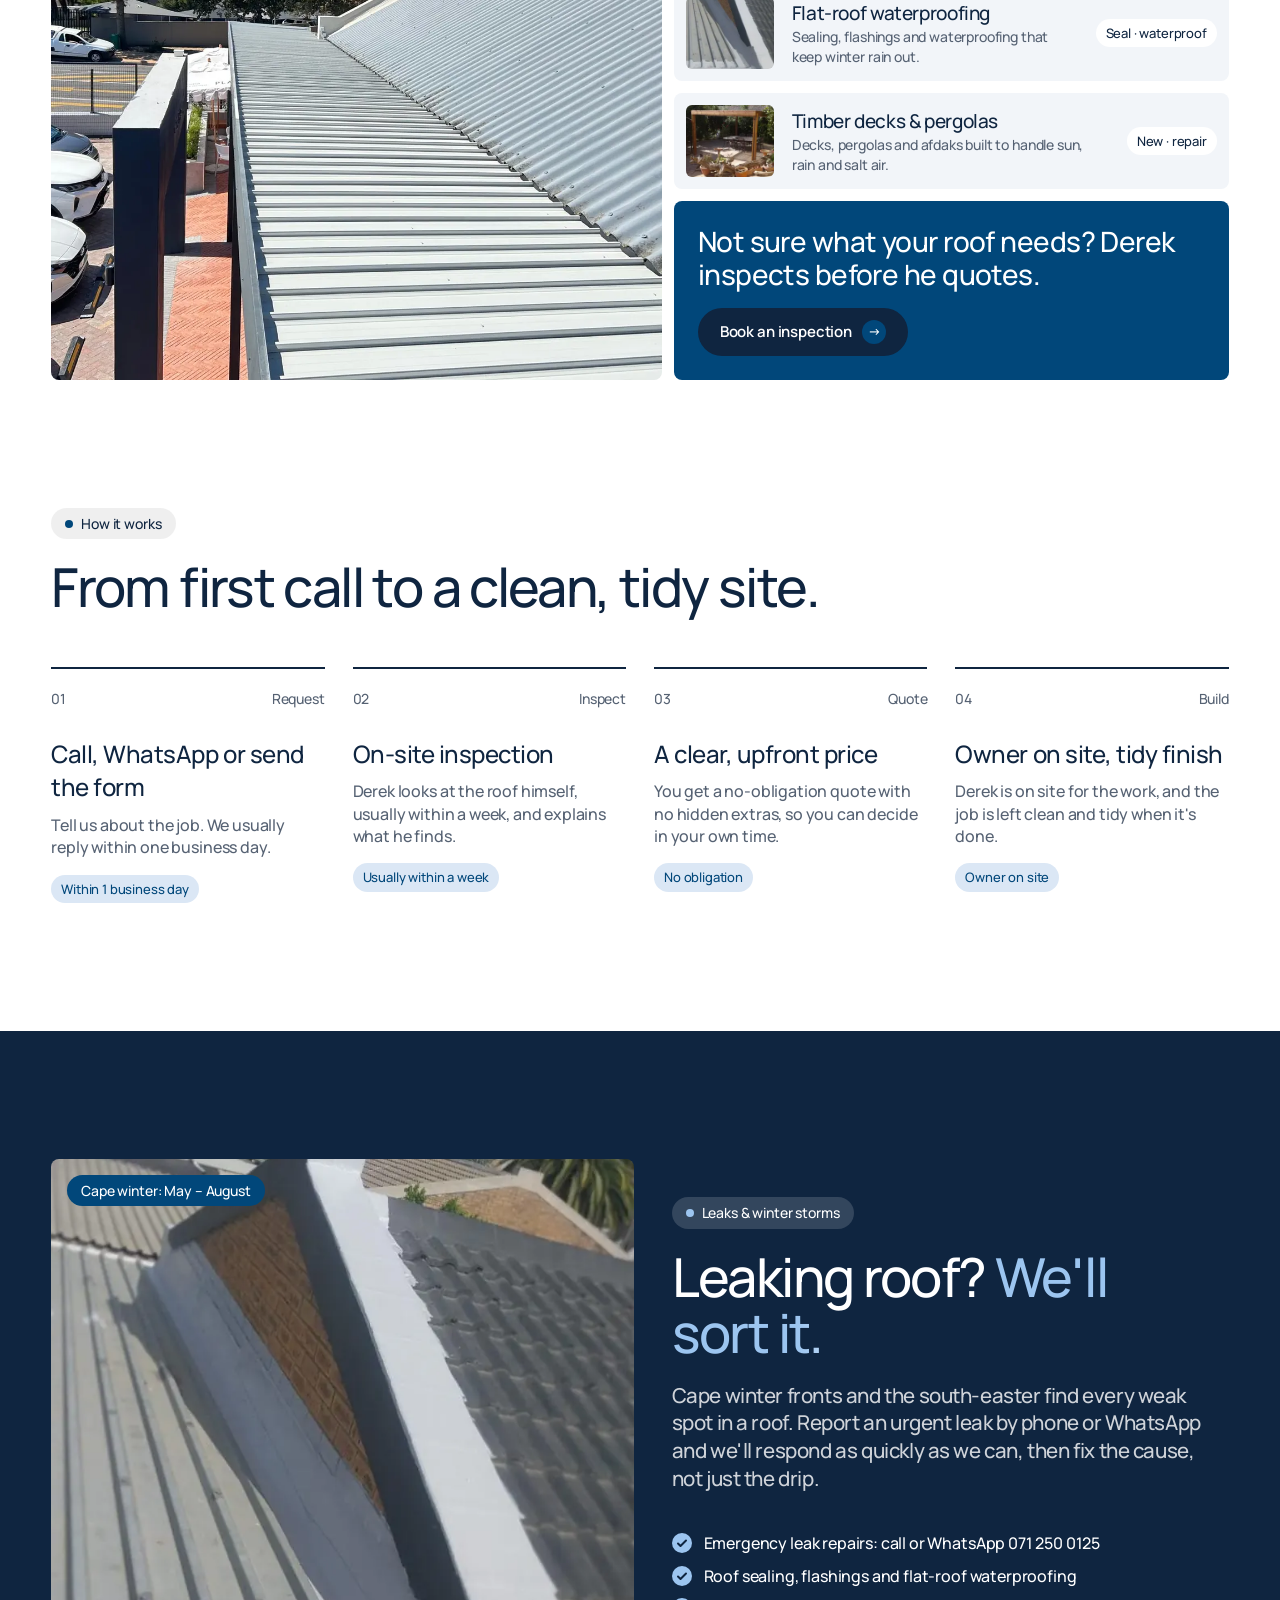
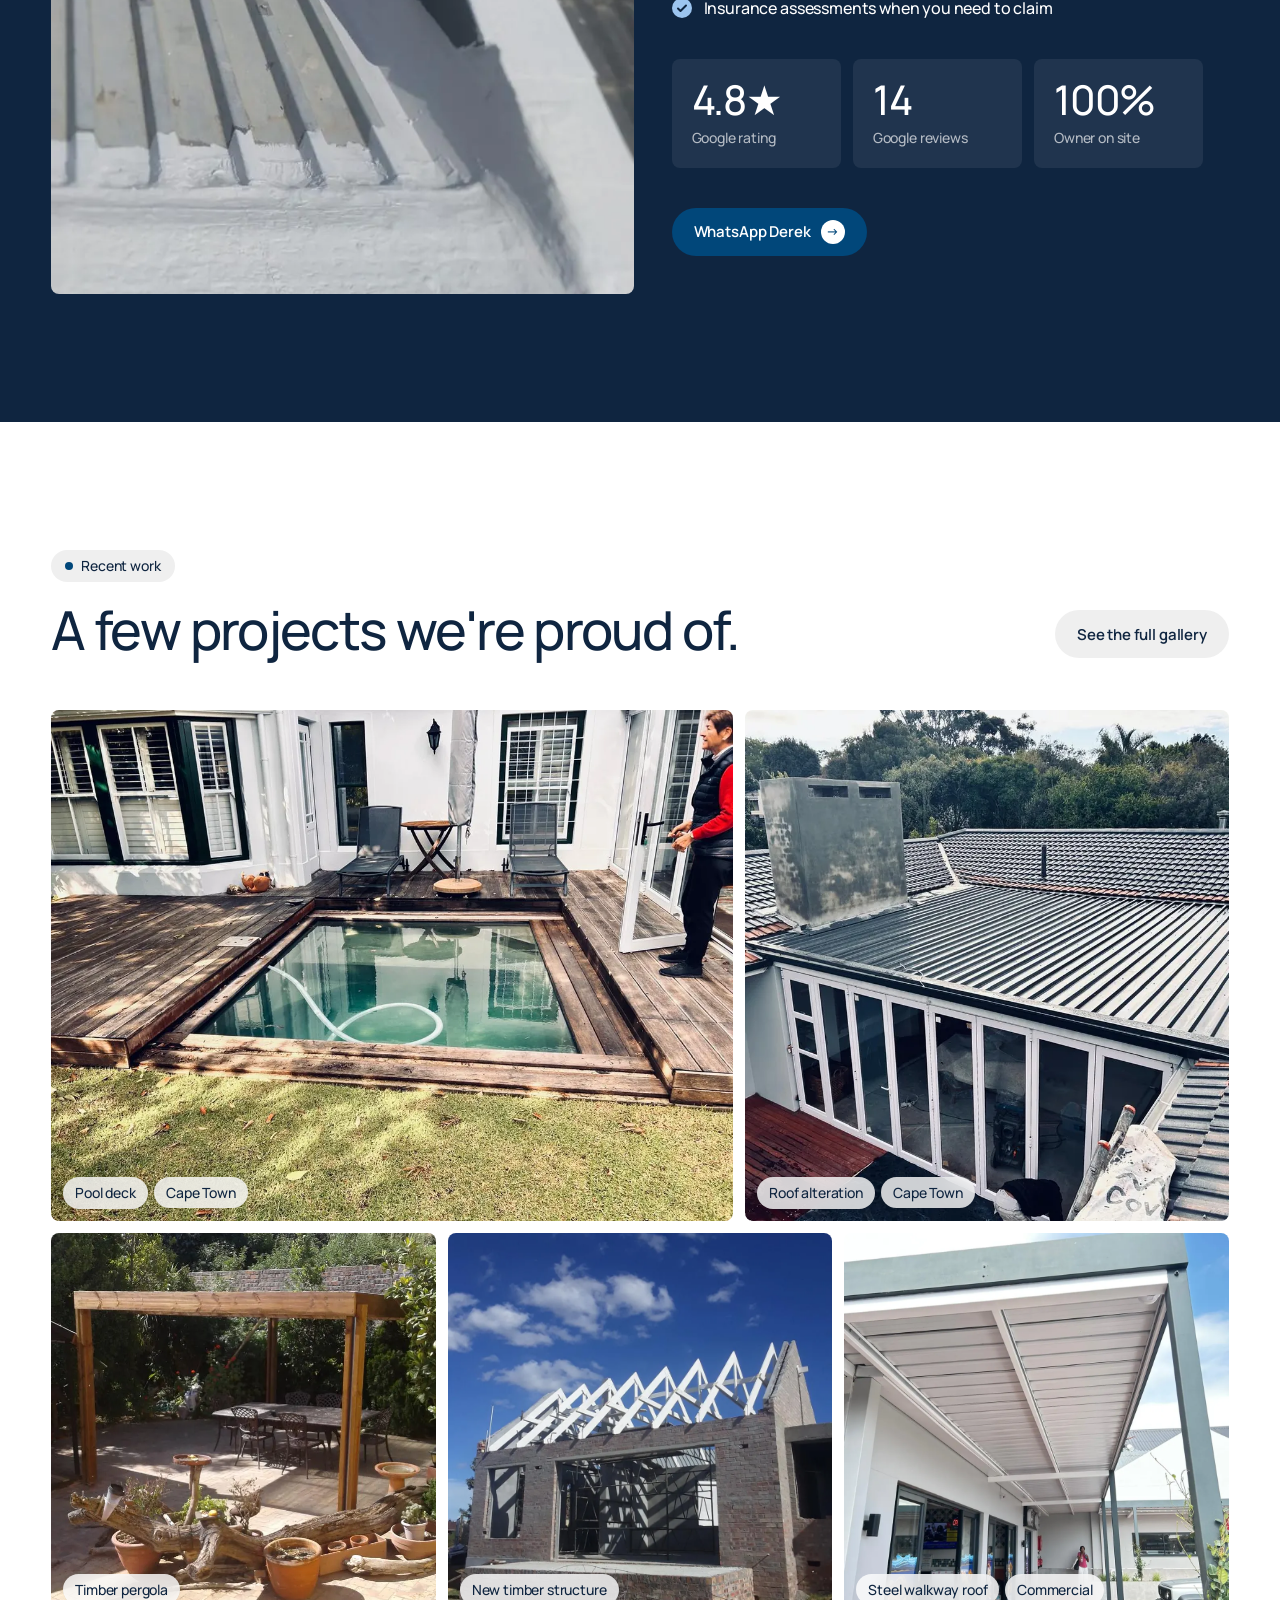
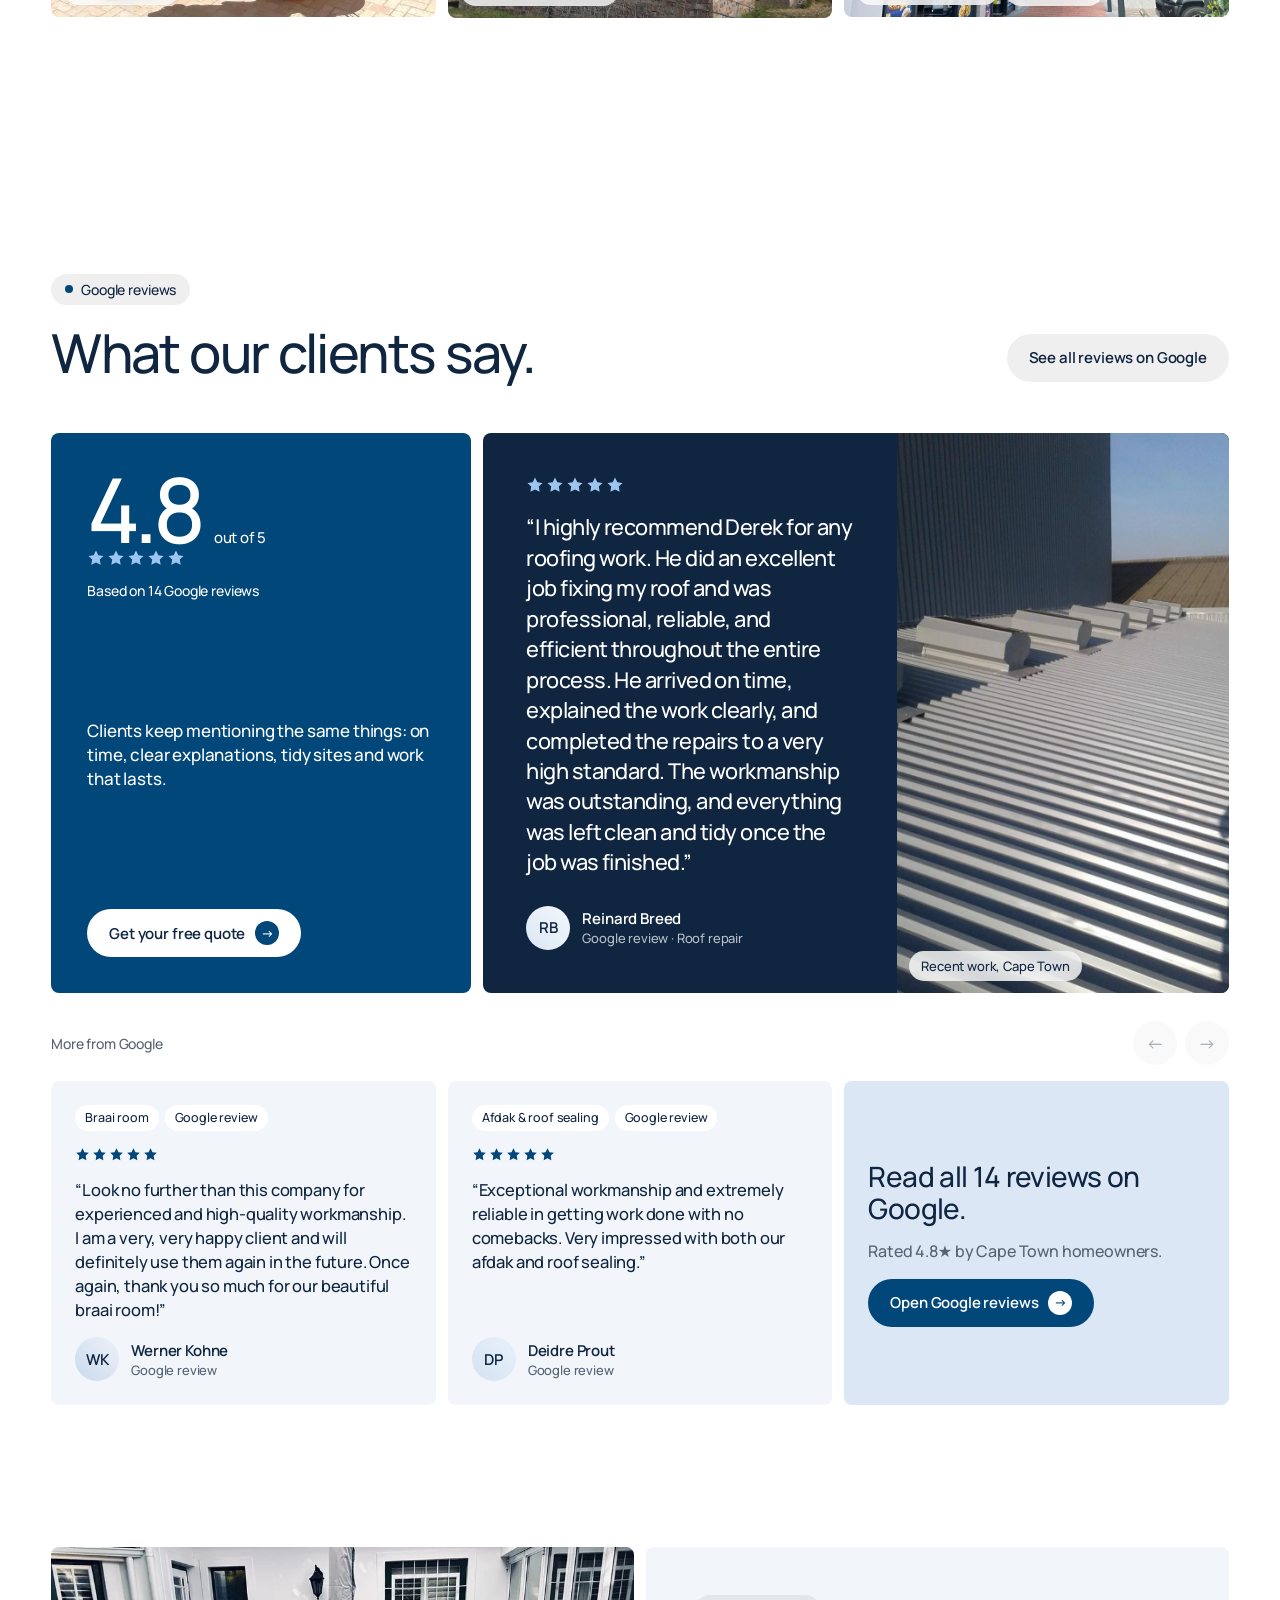
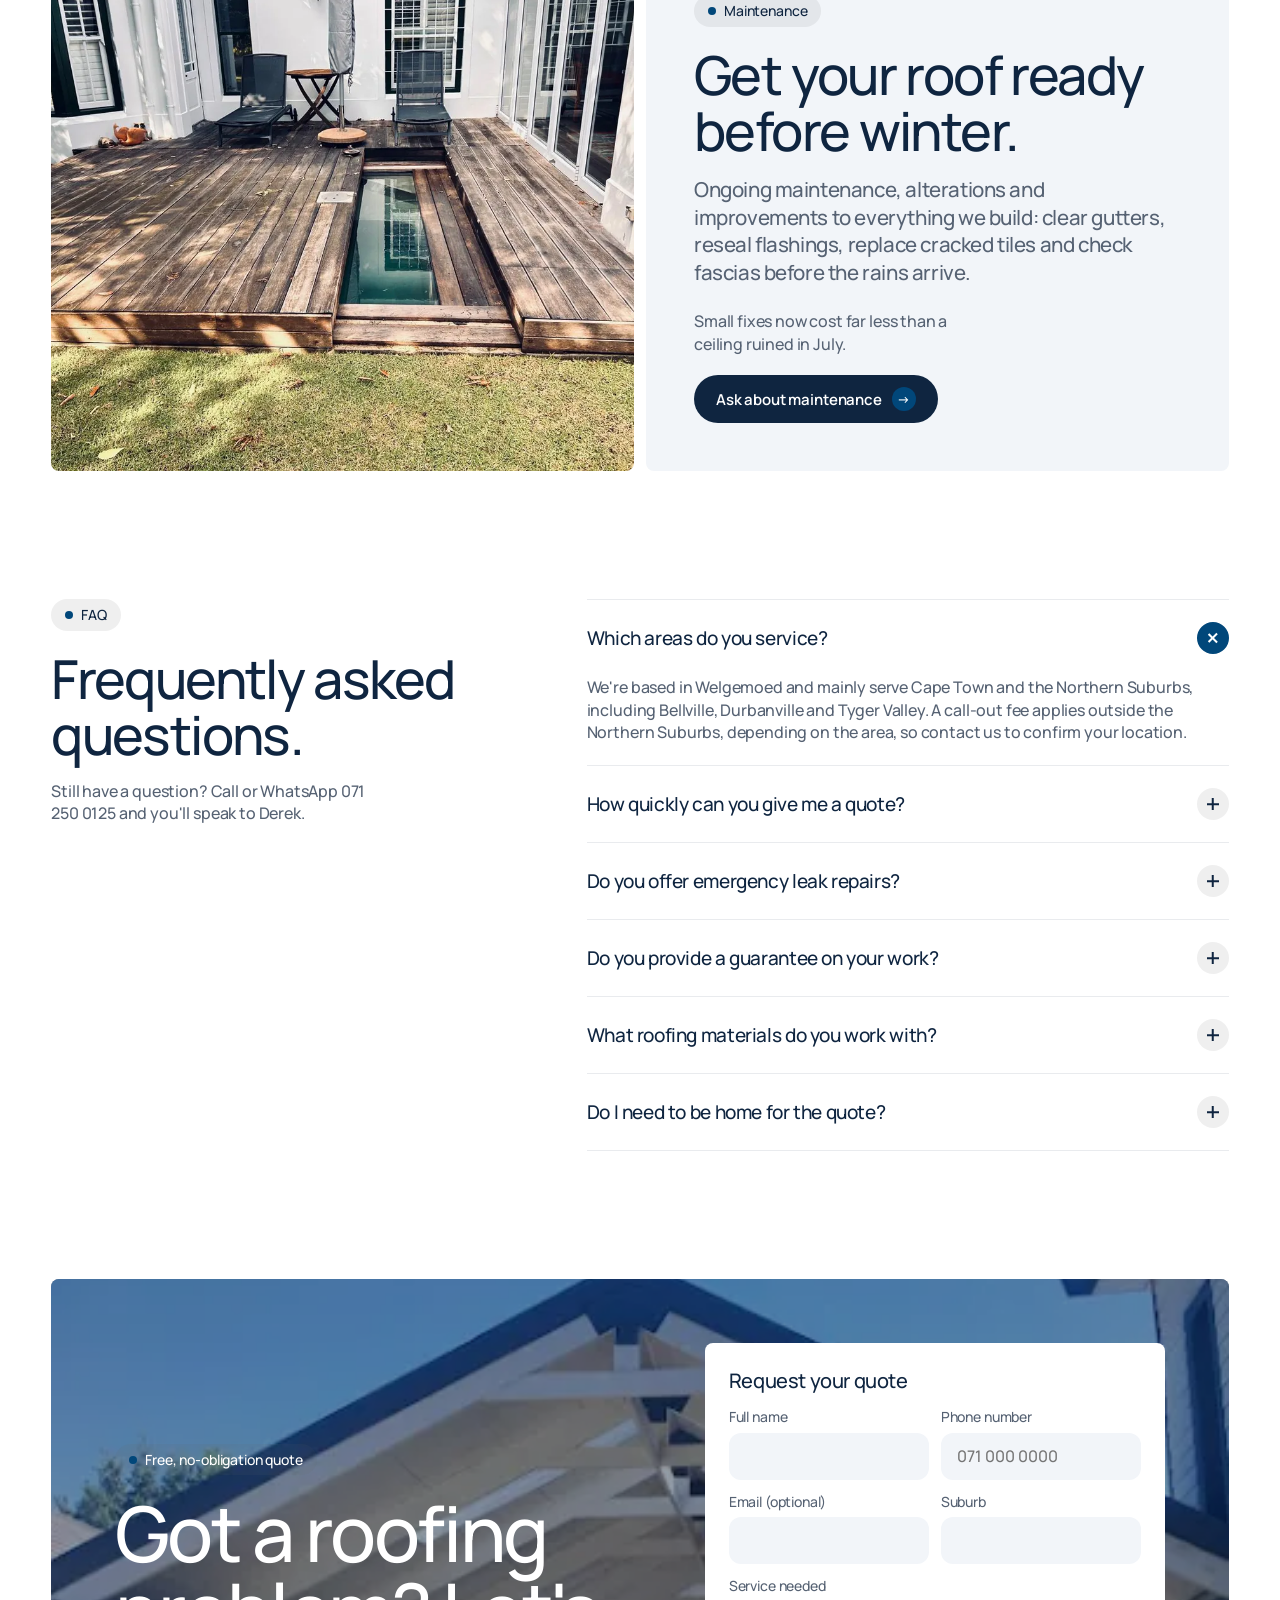
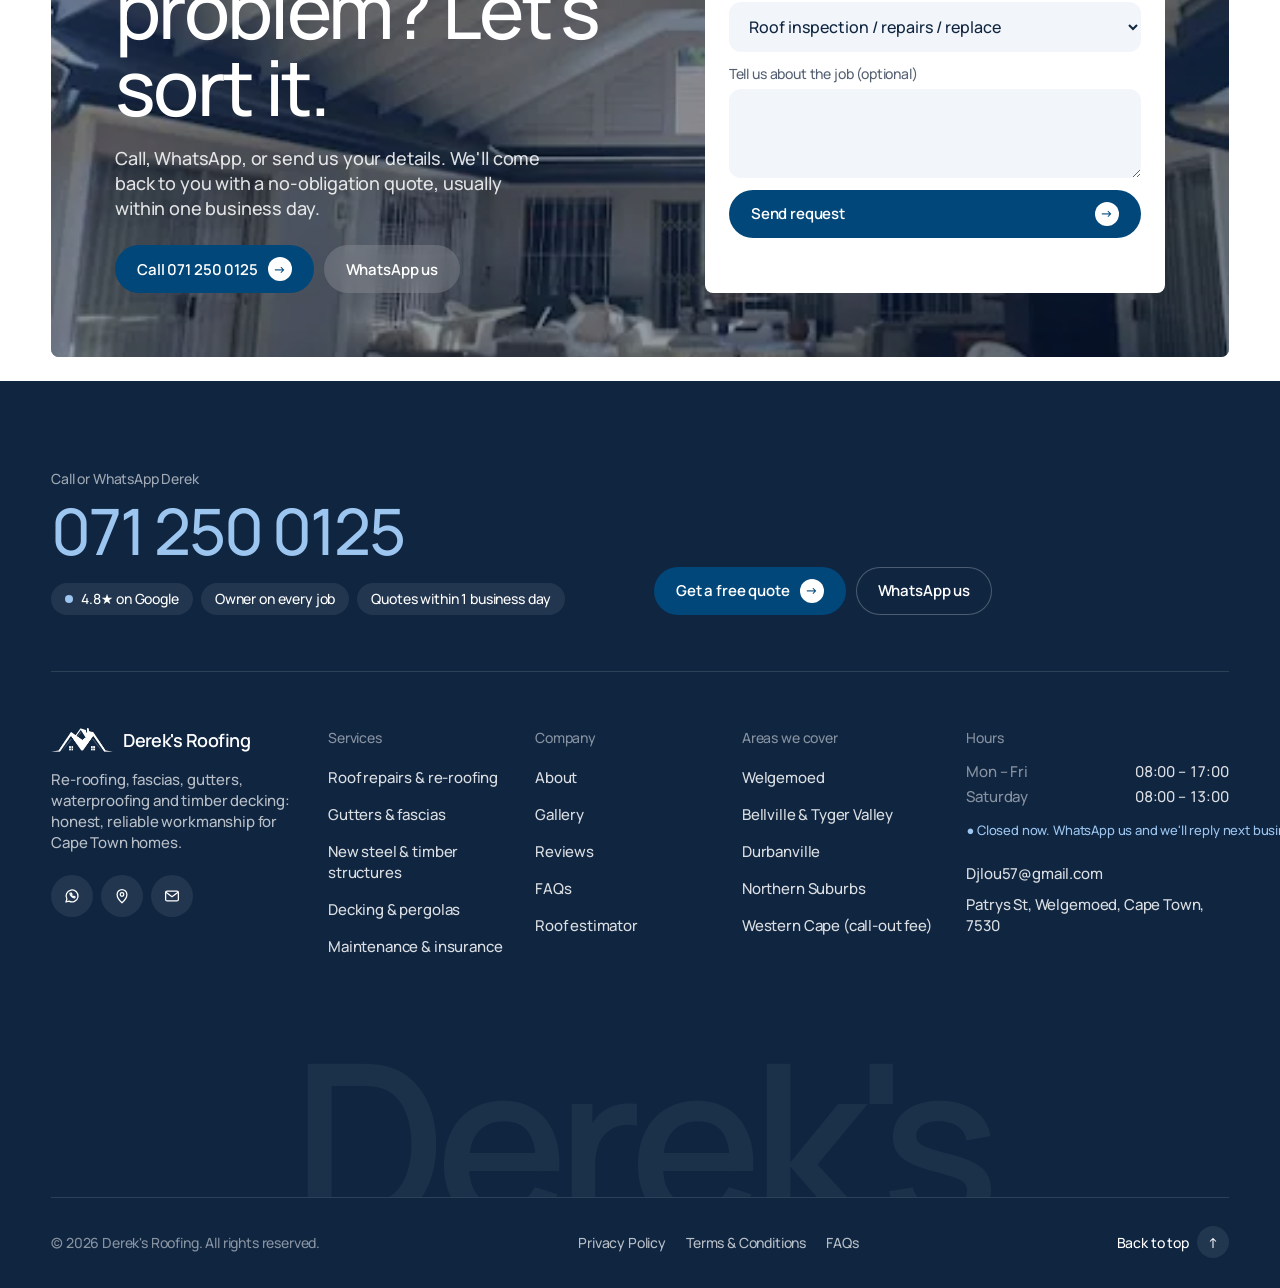
<file: sites/dereks-roofing/index.html>
<!doctype html>
<html lang="en-ZA">
<head>
<meta charset="utf-8">
<meta name="viewport" content="width=device-width, initial-scale=1, viewport-fit=cover">
<title>Derek's Roofing | Roofing Cape Town</title>
<meta name="description" content="Derek's Roofing: re-roofing, roof repairs, gutters, fascias, waterproofing and timber decking in Cape Town's Northern Suburbs. Owner on site, clear upfront pricing, 4.8★ on Google.">
<meta name="theme-color" content="#0f2540">
<meta property="og:type" content="website">
<meta property="og:title" content="Derek's Roofing | Roofing done right, the first time">
<meta property="og:description" content="Roof repairs, re-roofing, gutters, fascias, waterproofing and decking in Cape Town. Owner on site, 4.8★ on Google.">
<link rel="icon" type="image/png" href="assets/logo-mark.png">
<script type="application/ld+json">{"@context": "https://schema.org", "@type": "RoofingContractor", "name": "Derek's Roofing", "slogan": "Roofing done right, the first time.", "url": "https://dereksroofing.co.za/", "logo": "https://dereksroofing.co.za/images/logo.jpg", "telephone": "+27712500125", "email": "Djlou57@gmail.com", "address": {"@type": "PostalAddress", "streetAddress": "Patrys St", "addressLocality": "Welgemoed", "addressRegion": "Western Cape", "postalCode": "7530", "addressCountry": "ZA"}, "geo": {"@type": "GeoCoordinates", "latitude": -33.8793071, "longitude": 18.6180091}, "areaServed": ["Welgemoed", "Bellville", "Durbanville", "Tyger Valley", "Northern Suburbs, Cape Town", "Western Cape"], "openingHoursSpecification": [{"@type": "OpeningHoursSpecification", "dayOfWeek": ["Monday", "Tuesday", "Wednesday", "Thursday", "Friday"], "opens": "08:00", "closes": "17:00"}, {"@type": "OpeningHoursSpecification", "dayOfWeek": "Saturday", "opens": "08:00", "closes": "13:00"}], "aggregateRating": {"@type": "AggregateRating", "ratingValue": "4.8", "reviewCount": "14"}, "hasOfferCatalog": {"@type": "OfferCatalog", "name": "Roofing services", "itemListElement": [{"@type": "Offer", "itemOffered": {"@type": "Service", "name": "Roof inspection, repairs and replacement"}}, {"@type": "Offer", "itemOffered": {"@type": "Service", "name": "Gutters"}}, {"@type": "Offer", "itemOffered": {"@type": "Service", "name": "Fascias"}}, {"@type": "Offer", "itemOffered": {"@type": "Service", "name": "New steel or timber structures"}}, {"@type": "Offer", "itemOffered": {"@type": "Service", "name": "Decking"}}, {"@type": "Offer", "itemOffered": {"@type": "Service", "name": "Maintenance, alterations and insurance assessments"}}, {"@type": "Offer", "itemOffered": {"@type": "Service", "name": "Waterproofing"}}]}, "sameAs": ["https://www.google.com/maps/place/Derek%E2%80%99s+Roofing,+Patrys+St,+Welgemoed,+Cape+Town,+7530/@-33.8793071,18.6180091,16z"]}</script>
<script type="application/ld+json">{"@context": "https://schema.org", "@type": "FAQPage", "mainEntity": [{"@type": "Question", "name": "Which areas do you service?", "acceptedAnswer": {"@type": "Answer", "text": "We're based in Welgemoed and mainly serve Cape Town and the Northern Suburbs, including Bellville, Durbanville and Tyger Valley. A call-out fee applies outside the Northern Suburbs, depending on the area."}}, {"@type": "Question", "name": "How quickly can you give me a quote?", "acceptedAnswer": {"@type": "Answer", "text": "We aim to reply within one business day and can usually arrange an on-site inspection within a week."}}, {"@type": "Question", "name": "Do you offer emergency leak repairs?", "acceptedAnswer": {"@type": "Answer", "text": "Yes. Call or WhatsApp 071 250 0125 to report an urgent leak and we'll respond as quickly as possible."}}, {"@type": "Question", "name": "Do you provide a guarantee on your work?", "acceptedAnswer": {"@type": "Answer", "text": "All work is done to industry standard. If you notice a problem with completed work, let us know promptly so we can assess it and put it right."}}, {"@type": "Question", "name": "What roofing materials do you work with?", "acceptedAnswer": {"@type": "Answer", "text": "Tiled, IBR sheeting and shingle roofs, plus flat-roof waterproofing, timber decking and pergola structures."}}, {"@type": "Question", "name": "Do I need to be home for the quote?", "acceptedAnswer": {"@type": "Answer", "text": "It helps to have someone there to give access and answer questions, but it isn't always necessary."}}]}</script>
<script>document.documentElement.classList.add("js")</script>
<link rel="preload" as="image" href="assets/hero-1280.webp" imagesrcset="assets/hero-800.webp 800w, assets/hero-1280.webp 1280w" imagesizes="100vw">
<link rel="preconnect" href="https://fonts.googleapis.com">
<link rel="preconnect" href="https://fonts.gstatic.com" crossorigin>
<link rel="stylesheet" href="https://fonts.googleapis.com/css2?family=Manrope:wght@400;500;600&display=swap">
<style>
/* Derek's Roofing, Autarq-style system. Brand navy #0f2540 (their theme colour)
   as ink, logo blue #01477a as the single accent (CTAs, highlights), light blue only for accents on dark
   surfaces. 999px pills, 8px media radius, glass nav, Manrope 500 with tight negative tracking. */
:root{
  --ink:#0f2540;
  --ink-92:#0f2540e6;
  --canvas:#ffffff;
  --mist:#f2f5f9;
  --sun:#01477a;
  --sun-pale:#dbe7f5;
  --sun-hi:#9cc5f0;
  --grey-10:#6666661a;
  --grey-20:#66666633;
  --muted:#566273;
  --line:#0f254017;
  --glass:#ffffffcc;
  --grad-rose:linear-gradient(45deg,#dbe7f5 0%,#f3f7fc 100%);
  --grad-dusk:linear-gradient(45deg,#c8d9ee 0%,#eef2f8 100%);
  --grad-sage:linear-gradient(45deg,#d4e3f0 0%,#e8f1fb 100%);
  --shimmer:linear-gradient(to right,#01477a 30%,#1f6cb0 40%,#01477a 50%);
  --shimmer-hi:linear-gradient(to right,#9cc5f0 30%,#e6f1fc 40%,#9cc5f0 50%);
  --sans:"Manrope",Helvetica,system-ui,sans-serif;
  --r:8px;
  --pill:999px;
  --gutter:clamp(16px,4vw,56px);
  --max:1360px;
  color-scheme:light;
}
*,*::before,*::after{box-sizing:border-box}
[hidden]{display:none!important}
html{-webkit-text-size-adjust:100%;scroll-behavior:smooth}
body{margin:0;background:var(--canvas);color:var(--ink);font:500 16px/1.4 var(--sans);letter-spacing:-.01em;-webkit-font-smoothing:antialiased}
img{display:block;max-width:100%}
a{color:inherit}
h1,h2,h3,h4,p{margin:0}
:focus-visible{outline:2px solid var(--ink);outline-offset:3px;border-radius:4px}
.wrap{max-width:var(--max);margin:0 auto;padding:0 var(--gutter)}
.sr{position:absolute;width:1px;height:1px;overflow:hidden;clip:rect(0 0 0 0);white-space:nowrap}

/* type */
.display{font-size:clamp(44px,7.4vw,108px);line-height:1;letter-spacing:-.035em;font-weight:500}
.h2{font-size:clamp(32px,4.2vw,56px);line-height:1.05;letter-spacing:-.03em;font-weight:500}
.h3{font-size:clamp(22px,2.2vw,28px);line-height:1.15;letter-spacing:-.02em;font-weight:500}
.lead{font-size:clamp(18px,1.6vw,22px);line-height:1.35;letter-spacing:-.02em}
.small{font-size:14px;line-height:1.4}
.muted{color:var(--muted)}
.chip{display:inline-flex;align-items:center;gap:8px;padding:6px 14px;border-radius:var(--pill);background:var(--grey-10);font-size:14px;letter-spacing:-.01em}
.chip .dot{width:8px;height:8px;border-radius:50%;background:var(--sun)}
.on-dark .chip .dot,.hero .chip .dot,footer .chip .dot{background:var(--sun-hi)}
.on-dark .chip{background:#ffffff26;color:#fff}

/* buttons */
.btn{display:inline-flex;align-items:center;gap:10px;height:48px;padding:0 22px;border-radius:var(--pill);border:0;font:600 15px/1 var(--sans);letter-spacing:-.01em;text-decoration:none;cursor:pointer;transition:transform .2s ease,background-color .2s ease}
.btn:hover{transform:translateY(-1px)}
.btn-sun{background:var(--sun);color:#fff}
.btn-sun:hover{background:var(--shimmer);background-size:300% 100%;animation:shimmer 1.6s linear infinite}
.btn-ink{background:var(--ink);color:#fff}
.btn-ghost{background:var(--grey-10);color:var(--ink)}
.btn-glass{background:#ffffff26;color:#fff;backdrop-filter:blur(12px);-webkit-backdrop-filter:blur(12px)}
.btn .arr{width:24px;height:24px;border-radius:50%;display:grid;place-items:center;background:#fff;color:var(--sun);font-size:13px}
.btn-ink .arr{background:var(--sun);color:#fff}
@keyframes shimmer{from{background-position:100% 0}to{background-position:-100% 0}}

/* nav */
.nav{position:fixed;inset:calc(12px + env(safe-area-inset-top,0px)) var(--gutter) auto;z-index:50;display:flex;align-items:center;gap:16px;max-width:calc(var(--max) - 2*var(--gutter));margin:0 auto;padding:8px 8px 8px 20px;border-radius:var(--pill);background:var(--glass);backdrop-filter:blur(18px) saturate(1.4);-webkit-backdrop-filter:blur(18px) saturate(1.4);box-shadow:0 1px 0 var(--line)}
.logo{display:flex;align-items:center;gap:10px;text-decoration:none;font-weight:600;font-size:18px;letter-spacing:-.03em;white-space:nowrap}
.logo img{flex:none;height:24px;width:auto}
.nav-links{display:flex;gap:4px;margin:0 auto;padding:0;list-style:none}
.nav-links a{display:block;padding:10px 14px;border-radius:var(--pill);text-decoration:none;font-size:15px}
.nav-links a:hover{background:var(--grey-10)}
.nav-cta{display:flex;align-items:center;gap:8px}
.nav-tel{font-size:15px;text-decoration:none;padding:10px 12px;white-space:nowrap}
.menu-btn{display:none;width:44px;height:44px;border-radius:50%;border:0;background:var(--grey-10);cursor:pointer;place-items:center}
.menu-btn span{display:block;width:16px;height:1.5px;background:var(--ink);position:relative}
.menu-btn span::before,.menu-btn span::after{content:"";position:absolute;left:0;width:16px;height:1.5px;background:var(--ink)}
.menu-btn span::before{top:-5px}.menu-btn span::after{top:5px}
.drawer{display:none}

/* hero */
.hero{position:relative;min-height:100svh;display:flex;align-items:flex-end;color:#fff;overflow:hidden;background:var(--ink)}
.hero img{position:absolute;inset:0;width:100%;height:100%;object-fit:cover;object-position:50% 60%;transform:scale(1.06);animation:settle 2.4s cubic-bezier(.2,.7,.2,1) forwards}
@keyframes settle{to{transform:scale(1)}}
.hero::after{content:"";position:absolute;inset:0;background:linear-gradient(180deg,#0f254066 0%,#0f254000 30%,#0f254000 45%,#0f2540cc 100%)}
.hero-inner{position:relative;z-index:1;width:100%;padding-bottom:clamp(28px,5vw,64px)}
.hero h1{max-width:12ch}
.rot{display:inline-grid;vertical-align:bottom;overflow:hidden;line-height:1.12;padding-bottom:.04em;margin-bottom:-.04em}
.rot .w{grid-area:1/1;white-space:nowrap;visibility:hidden}
.rot .w.on,.rot .w.off{visibility:visible}
.rot .w > i{display:inline-block;font-style:normal;transform:translateY(105%);opacity:0;transition:transform .85s cubic-bezier(.22,1,.36,1),opacity .6s ease;transition-delay:calc(var(--i) * 28ms)}
.rot .w.on > i{transform:none;opacity:1}
.rot .w.off > i{transform:translateY(-105%);opacity:0;transition-duration:.6s,.45s;transition-timing-function:cubic-bezier(.55,0,.75,0),ease}
.rot .w.snap > i{transition:none}
.rot.hl{color:var(--sun-hi)}
.hero-row{display:flex;flex-wrap:wrap;justify-content:space-between;align-items:flex-end;gap:24px;margin-top:clamp(24px,3vw,40px)}
.hero-row p{max-width:440px;font-size:18px;line-height:1.4;color:#ffffffe0}
.hero-ctas{display:flex;flex-wrap:wrap;gap:10px}
.hero-meta{display:flex;flex-wrap:wrap;gap:8px;margin-top:28px;padding-top:20px;border-top:1px solid #ffffff33}

/* sections */
section{scroll-margin-top:90px}
.sec{padding:clamp(72px,10vw,140px) 0}
.sec-head{display:flex;flex-wrap:wrap;justify-content:space-between;align-items:flex-end;gap:24px;margin-bottom:clamp(32px,4vw,56px)}
.sec-head > div{flex:1 1 520px}
.sec-head .chip{margin-bottom:20px}

/* intro */
.intro{display:grid;grid-template-columns:1fr 1.2fr;gap:clamp(32px,6vw,96px);align-items:start}
.intro .h2 em{font-style:normal;color:var(--sun);background:linear-gradient(transparent 66%,var(--sun-pale) 66%)}
.intro-copy .lead{margin-bottom:40px}
.values{display:grid;gap:0;border-top:1px solid var(--line)}
.value{display:grid;grid-template-columns:44px 1fr;gap:16px;padding:22px 0;border-bottom:1px solid var(--line)}
.value .ico{width:44px;height:44px;border-radius:50%;background:var(--sun-pale);display:grid;place-items:center}
.value h3{font-size:20px;letter-spacing:-.02em;font-weight:500;margin-bottom:4px}
.value p{color:var(--muted);font-size:16px}

/* services grid */
.services{display:grid;grid-template-columns:repeat(3,1fr);gap:12px}
.svc{position:relative;border-radius:var(--r);overflow:hidden;aspect-ratio:4/3.4;color:#fff;text-decoration:none;background:var(--ink);isolation:isolate}
.svc img{position:absolute;inset:0;width:100%;height:100%;object-fit:cover;transition:transform .8s cubic-bezier(.2,.7,.2,1)}
.svc:hover img{transform:scale(1.05)}
.svc::after{content:"";position:absolute;inset:0;background:linear-gradient(180deg,#0f254000 40%,#0f2540d9 100%);z-index:0}
.svc-body{position:absolute;inset:auto 0 0 0;z-index:1;padding:20px}
.svc .chip{position:absolute;top:14px;left:14px;z-index:1;background:var(--glass);color:var(--ink);backdrop-filter:blur(10px);-webkit-backdrop-filter:blur(10px)}
.svc h3{font-size:24px;letter-spacing:-.02em;font-weight:500;margin-bottom:6px}
.svc p{font-size:15px;color:#ffffffcc;line-height:1.35}

/* audience */
.aud{display:grid;grid-template-columns:repeat(3,1fr);gap:12px}
.aud-card{border-radius:var(--r);padding:28px;min-height:360px;display:flex;flex-direction:column;justify-content:space-between;text-decoration:none}
.aud-card:nth-child(1){background:var(--grad-rose)}
.aud-card:nth-child(2){background:var(--grad-dusk)}
.aud-card:nth-child(3){background:var(--grad-sage)}
.aud-card .for{font-size:14px;opacity:.7;margin-bottom:6px}
.aud-card h3{font-size:clamp(28px,3vw,40px);letter-spacing:-.03em;font-weight:500;line-height:1.05}
.aud-card ul{list-style:none;padding:0;margin:24px 0;display:grid;gap:8px}
.aud-card li{display:flex;gap:10px;font-size:16px}
.aud-card li::before{content:"";flex:none;width:6px;height:6px;margin-top:8px;border-radius:50%;background:var(--ink)}
.aud-card .go{display:flex;align-items:center;justify-content:space-between;padding-top:16px;border-top:1px solid #0f254026;font-weight:600}
.aud-card .go b{width:36px;height:36px;border-radius:50%;background:var(--sun);color:#fff;display:grid;place-items:center;transition:transform .25s}
.aud-card:hover .go b{transform:translateX(4px)}

/* estimator */
.est{border-radius:var(--r);background:var(--mist);display:grid;grid-template-columns:1fr 1fr;overflow:hidden}
.est-form{padding:clamp(28px,4vw,56px)}
.est-form .h2{margin:18px 0 14px}
.est-form > p{color:var(--muted);max-width:44ch;margin-bottom:32px}
fieldset{border:0;padding:0;margin:0 0 26px}
legend{font-size:14px;color:var(--muted);margin-bottom:10px;padding:0}
.seg{display:flex;flex-wrap:wrap;gap:6px}
.seg label{position:relative}
.seg input{position:absolute;opacity:0;inset:0;cursor:pointer}
.seg span{display:block;padding:10px 16px;border-radius:var(--pill);background:#fff;font-size:15px;box-shadow:0 0 0 1px var(--line) inset;transition:background .2s}
.seg input:checked + span{background:var(--ink);color:#fff;box-shadow:none}
.seg input:focus-visible + span{outline:2px solid var(--ink);outline-offset:2px}
.range-row{display:flex;justify-content:space-between;align-items:baseline;margin-bottom:10px}
.range-row output{font-size:22px;letter-spacing:-.02em}
input[type=range]{width:100%;appearance:none;-webkit-appearance:none;height:6px;border-radius:var(--pill);background:linear-gradient(90deg,var(--ink) var(--p,30%),var(--grey-20) var(--p,30%));outline-offset:6px}
input[type=range]::-webkit-slider-thumb{-webkit-appearance:none;width:26px;height:26px;border-radius:50%;background:var(--sun);border:3px solid #fff;box-shadow:0 0 0 1px var(--sun);cursor:grab}
input[type=range]::-moz-range-thumb{width:20px;height:20px;border-radius:50%;background:var(--sun);border:3px solid #fff;box-shadow:0 0 0 1px var(--sun);cursor:grab}
.est-out{background:var(--ink);color:#fff;padding:clamp(28px,4vw,56px);display:flex;flex-direction:column;justify-content:space-between;gap:32px}
.phone{background:#fff;color:var(--ink);border-radius:28px;padding:24px;max-width:380px;width:100%;margin:0 auto;box-shadow:0 30px 60px -20px #000a}
.phone .top{border-radius:16px;padding:18px;background:linear-gradient(160deg,#1f6cb0,var(--sun));color:#fff;margin-bottom:18px}
.phone .top p{font-size:14px}
.phone .top .price{font-size:clamp(30px,3.4vw,40px);letter-spacing:-.03em;line-height:1.05;margin-top:6px;font-variant-numeric:tabular-nums}
.bar{height:10px;border-radius:var(--pill);background:var(--grey-10);overflow:hidden;margin:8px 0 4px}
.bar i{display:block;height:100%;width:50%;border-radius:inherit;background:var(--shimmer);background-size:300% 100%;animation:shimmer 2.4s linear infinite;transition:width .6s cubic-bezier(.2,.7,.2,1)}
.rows{display:grid;gap:10px;font-size:14px;margin-top:14px}
.rows div{display:flex;justify-content:space-between;gap:12px;padding-bottom:10px;border-bottom:1px solid var(--line)}
.rows div:last-child{border:0}
.rows b{font-weight:600;font-variant-numeric:tabular-nums}
.est-warn{margin-top:12px;padding:12px 14px;border-radius:12px;background:var(--sun-pale);font-size:14px;line-height:1.4;max-width:52ch}
.est-note{font-size:13px;color:#ffffff99;max-width:48ch}

/* materials */
.mat{display:grid;grid-template-columns:1.1fr 1fr;gap:12px}
.mat-img{border-radius:var(--r);overflow:hidden;min-height:520px;position:relative}
.mat-img img{position:absolute;inset:0;width:100%;height:100%;object-fit:cover}
.mat-list{display:grid;gap:12px;grid-template-rows:repeat(4,auto) 1fr}
.mat-item{display:grid;grid-template-columns:88px 1fr auto;gap:18px;align-items:center;padding:12px;border-radius:var(--r);background:var(--mist)}
.mat-item img{width:88px;height:72px;object-fit:cover;border-radius:6px}
.mat-item h3{font-size:19px;font-weight:500;letter-spacing:-.02em}
.mat-item p{font-size:14px;color:var(--muted)}
.mat-item .tag{font-size:13px;padding:5px 10px;border-radius:var(--pill);background:#fff;white-space:nowrap}
.mat-cta{border-radius:var(--r);background:var(--sun);color:#fff;padding:24px;display:flex;flex-direction:column;justify-content:space-between;gap:18px}

/* process */
.steps{display:grid;grid-template-columns:repeat(4,1fr);gap:28px;counter-reset:s}
.step{border-top:2px solid var(--ink);padding-top:20px}
.step .n{font-size:14px;color:var(--muted);margin-bottom:28px;display:flex;justify-content:space-between}
.step h3{font-size:24px;font-weight:500;letter-spacing:-.02em;margin-bottom:10px}
.step p{color:var(--muted);font-size:16px}
.step .when{display:inline-block;margin-top:16px;font-size:13px;padding:5px 10px;border-radius:var(--pill);background:var(--sun-pale);color:var(--sun)}

/* storm (dark) */
.storm{background:var(--ink);color:#fff}
.storm-grid{display:grid;grid-template-columns:1fr 1fr;gap:12px}
.storm-img{border-radius:var(--r);overflow:hidden;position:relative;min-height:560px}
.storm-img img{position:absolute;inset:0;width:100%;height:100%;object-fit:cover;object-position:40% 40%}
.storm-img .chip{position:absolute;left:16px;top:16px;background:var(--sun);color:#fff}
.storm-copy{padding:clamp(8px,3vw,40px) clamp(0px,2vw,32px);display:flex;flex-direction:column;justify-content:space-between;gap:40px}
.storm-copy .h2 .hl{background:var(--shimmer-hi);background-size:300% 100%;-webkit-background-clip:text;background-clip:text;color:transparent;animation:shimmer 4s linear infinite}
.storm-copy .lead{color:#ffffffcc;margin-top:20px}
.stats{display:grid;grid-template-columns:repeat(3,1fr);gap:12px}
.stat{border-radius:var(--r);background:#ffffff12;padding:20px}
.stat b{display:block;font-size:clamp(30px,3.2vw,44px);font-weight:500;letter-spacing:-.03em;line-height:1}
.stat span{display:block;font-size:14px;color:#ffffffaa;margin-top:8px}
.checks{list-style:none;padding:0;margin:0;display:grid;gap:10px}
.checks li{display:flex;gap:12px;align-items:flex-start}
.checks li::before{content:"";flex:none;width:20px;height:20px;margin-top:1px;border-radius:50%;background:var(--sun-hi) url("data:image/svg+xml,%3Csvg xmlns='http://www.w3.org/2000/svg' viewBox='0 0 20 20'%3E%3Cpath d='M6 10.5l2.5 2.5L14 7.5' fill='none' stroke='%230f2540' stroke-width='2' stroke-linecap='round' stroke-linejoin='round'/%3E%3C/svg%3E") center/20px no-repeat}

/* projects */
.proj{display:grid;grid-template-columns:repeat(12,1fr);gap:12px}
.pj{position:relative;border-radius:var(--r);overflow:hidden;background:var(--mist);margin:0}
.pj img{width:100%;height:100%;object-fit:cover;transition:transform .8s cubic-bezier(.2,.7,.2,1)}
.pj:hover img{transform:scale(1.04)}
.pj figcaption{position:absolute;left:12px;bottom:12px;right:12px;display:flex;flex-wrap:wrap;gap:6px}
.pj figcaption span{padding:6px 12px;border-radius:var(--pill);background:var(--glass);backdrop-filter:blur(10px);-webkit-backdrop-filter:blur(10px);font-size:14px}
.pj-a{grid-column:span 7;aspect-ratio:4/3}
.pj-b{grid-column:span 5;aspect-ratio:auto}
.pj-c{grid-column:span 4;aspect-ratio:1/1}
.pj-d{grid-column:span 4;aspect-ratio:1/1}
.pj-e{grid-column:span 4;aspect-ratio:1/1}

/* plan */
.plan{display:grid;grid-template-columns:1fr 1fr;gap:12px;align-items:stretch}
.plan-img{border-radius:var(--r);overflow:hidden;position:relative;min-height:440px}
.plan-img img{position:absolute;inset:0;width:100%;height:100%;object-fit:cover}
.plan-card{border-radius:var(--r);background:var(--mist);padding:clamp(28px,4vw,48px);display:flex;flex-direction:column;gap:24px;justify-content:space-between}
.plan-price{display:flex;align-items:baseline;gap:8px}
.plan-price b{font-size:clamp(40px,4.4vw,60px);font-weight:500;letter-spacing:-.04em;line-height:1}

/* faq */
.faq{display:grid;grid-template-columns:1fr 1.4fr;gap:clamp(32px,6vw,96px)}
.faq details{border-bottom:1px solid var(--line)}
.faq details:first-child{border-top:1px solid var(--line)}
.faq summary{list-style:none;cursor:pointer;display:flex;justify-content:space-between;align-items:center;gap:20px;padding:22px 0;font-size:19px;letter-spacing:-.02em}
.faq summary::-webkit-details-marker{display:none}
.faq summary i{flex:none;width:32px;height:32px;border-radius:50%;background:var(--grey-10);position:relative;transition:background .2s,transform .3s}
.faq summary i::before,.faq summary i::after{content:"";position:absolute;left:50%;top:50%;width:12px;height:1.5px;background:var(--ink);transform:translate(-50%,-50%)}
.faq summary i::after{transform:translate(-50%,-50%) rotate(90deg)}
.faq details[open] summary i{background:var(--sun);transform:rotate(45deg)}
.faq details[open] summary i::before,.faq details[open] summary i::after{background:#fff}
.faq details p{padding:0 0 22px;color:var(--muted);max-width:62ch}

/* contact */
.contact{padding-bottom:12px}
.cta{border-radius:var(--r);overflow:hidden;position:relative;color:#fff;background:var(--ink)}
.cta > img{position:absolute;inset:0;width:100%;height:100%;object-fit:cover;opacity:.55}
.cta-inner{position:relative;display:grid;grid-template-columns:1fr minmax(320px,460px);gap:40px;padding:clamp(28px,5vw,72px);align-items:end}
.cta .display{font-size:clamp(40px,6vw,88px)}
.cta-inner > div:first-child > p{margin-top:20px;color:#ffffffd9;max-width:40ch;font-size:18px}
#lead{background:#fff;color:var(--ink);border-radius:var(--r);padding:24px;display:grid;gap:12px}
#lead h3{font-size:20px;font-weight:500;letter-spacing:-.02em}
.field{display:grid;gap:6px}
.field label{font-size:14px;color:var(--muted)}
.field input,.field select,.field textarea{font:500 16px/1.3 var(--sans);color:var(--ink);padding:13px 16px;border-radius:12px;border:0;background:var(--mist);box-shadow:0 0 0 1px transparent inset;width:100%}
.field textarea{min-height:84px;resize:vertical}
.field input:focus,.field select:focus,.field textarea:focus{outline:none;box-shadow:0 0 0 2px var(--ink) inset}
.field [aria-invalid=true]{box-shadow:0 0 0 2px #c2353f inset}
.two{display:grid;grid-template-columns:1fr 1fr;gap:12px}
.form-msg{font-size:14px;min-height:1.4em;color:#c2353f}
.thanks{background:#fff;color:var(--ink);border-radius:var(--r);padding:28px 24px;display:grid;gap:14px;animation:pop .5s cubic-bezier(.22,1,.36,1)}
.thanks:focus{outline:none}
.thanks .tick{width:52px;height:52px;border-radius:50%;background:var(--sun);display:grid;place-items:center}
.thanks h3{font-size:22px;font-weight:500;letter-spacing:-.02em;line-height:1.2}
.next{list-style:none;margin:0;padding:0;display:grid;gap:10px;counter-reset:n}
.next li{display:grid;grid-template-columns:28px 1fr;column-gap:12px;font-size:15px;counter-increment:n}
.next li::before{content:counter(n);grid-row:span 2;width:28px;height:28px;border-radius:50%;background:var(--mist);display:grid;place-items:center;font-size:13px;font-weight:600}
.next b{font-weight:600}
.next span{color:var(--muted)}
.next span span{color:var(--ink)}
.thanks .btn{justify-self:start}
@keyframes pop{from{opacity:0;transform:translateY(12px) scale(.98)}to{opacity:1;transform:none}}

#lead .btn{justify-content:space-between;width:100%}

/* reviews */
.rev-top{display:grid;grid-template-columns:minmax(300px,.9fr) 1.6fr;gap:12px;margin-bottom:12px}
.rev-score{border-radius:var(--r);background:var(--sun);color:#fff;padding:clamp(24px,3vw,36px);display:flex;flex-direction:column;justify-content:space-between;gap:22px}
.rev-score .big{display:flex;align-items:baseline;gap:12px}
.rev-score .big b{font-size:clamp(64px,7vw,96px);font-weight:500;letter-spacing:-.05em;line-height:.9}
.rev-score .big span{font-size:15px}
.stars{display:inline-flex;gap:2px;color:var(--ink)}
.stars svg{width:18px;height:18px;fill:currentColor}
.dist{display:grid;gap:8px;margin:0;padding:0;list-style:none}
.dist li{display:grid;grid-template-columns:28px 1fr 40px;align-items:center;gap:10px;font-size:14px;font-variant-numeric:tabular-nums}
.dist i{display:block;height:8px;border-radius:var(--pill);background:#0f254019;overflow:hidden}
.dist i::before{content:"";display:block;height:100%;width:var(--w);background:var(--ink);border-radius:inherit}
.dist li span:last-child{text-align:right}
.rev-feature{border-radius:var(--r);background:var(--ink);color:#fff;display:grid;grid-template-columns:1fr .8fr;overflow:hidden;margin:0}
.rev-feature blockquote{margin:0;padding:clamp(24px,3.4vw,44px);display:flex;flex-direction:column;justify-content:space-between;gap:28px}
.rev-feature blockquote p{font-size:clamp(22px,2.3vw,30px);line-height:1.22;letter-spacing:-.025em}
.rev-feature .stars,.rev-score .stars{color:var(--sun-hi)}
.rev-score .btn-ink{background:#fff;color:var(--ink)}
.rev-feature blockquote p.long{font-size:clamp(18px,1.7vw,22px);line-height:1.4}
.rev-card .stars{color:var(--sun)}
.rev-more{background:var(--sun-pale)!important;justify-content:center}
.rev-feature figure{margin:0;position:relative;min-height:260px}
.rev-feature figure img{position:absolute;inset:0;width:100%;height:100%;object-fit:cover}
.rev-feature figcaption{position:absolute;left:12px;bottom:12px;padding:6px 12px;border-radius:var(--pill);background:var(--glass);color:var(--ink);font-size:13px;backdrop-filter:blur(10px);-webkit-backdrop-filter:blur(10px)}
.who{display:flex;align-items:center;gap:12px}
.av{flex:none;width:44px;height:44px;border-radius:50%;display:grid;place-items:center;font-weight:600;font-size:15px;color:var(--ink);background:var(--grad-rose)}
.av.b{background:var(--grad-dusk)}.av.c{background:var(--grad-sage)}
.who b{display:block;font-weight:600;font-size:15px}
.who div span{display:block;font-size:13px;opacity:.7}
.rev-row-head{display:flex;justify-content:space-between;align-items:center;gap:16px;margin:28px 0 14px}
.rev-nav{display:flex;gap:8px}
.rev-nav button{width:44px;height:44px;border-radius:50%;border:0;background:var(--grey-10);color:var(--ink);font:500 18px/1 var(--sans);cursor:pointer;transition:background .2s,opacity .2s}
.rev-nav button:hover{background:var(--sun);color:#fff}
.rev-nav button:disabled{opacity:.35;cursor:default;background:var(--grey-10)}
.rev-track{display:grid;grid-auto-flow:column;grid-auto-columns:calc((100% - 24px) / 3);gap:12px;overflow-x:auto;scroll-snap-type:x mandatory;scroll-behavior:smooth;padding:2px 2px 14px;margin:0 -2px;list-style:none;scrollbar-width:thin}
.rev-card{scroll-snap-align:start;border-radius:var(--r);background:var(--mist);padding:24px;display:flex;flex-direction:column;gap:16px;min-width:0}
.rev-card .meta{display:flex;flex-wrap:wrap;gap:6px}
.rev-card .meta span{font-size:12.5px;padding:4px 10px;border-radius:var(--pill);background:#fff}
.rev-card blockquote{margin:0;font-size:16.5px;line-height:1.45;letter-spacing:-.01em;flex:1}
.rev-card .stars svg{width:15px;height:15px}
.rev-note{font-size:13px;color:var(--muted);margin-top:10px;display:flex;gap:8px;align-items:center}
.rev-note::before{content:"";width:6px;height:6px;border-radius:50%;background:var(--muted);flex:none}
/* form inline errors + hero pause */
.err{font-size:13px;color:#c2353f;margin:0}
.rot-toggle{margin-left:auto;cursor:pointer;border:0;font:inherit;font-size:14px;color:inherit}
.rot-toggle svg{width:12px;height:12px;fill:currentColor}

/* footer: full-bleed ink, Autarq-style closing band */
footer{background:var(--ink);color:#fff;margin-top:12px;padding:clamp(48px,7vw,88px) 0 24px;overflow:hidden}
footer a{text-decoration:none}
.f-top{display:flex;flex-wrap:wrap;justify-content:space-between;align-items:flex-end;gap:28px;padding-bottom:clamp(36px,5vw,56px);border-bottom:1px solid #ffffff1f}
.f-top > div{flex:1 1 420px;min-width:0}
.f-top .label{font-size:14px;color:#ffffff99;margin-bottom:10px}
.f-tel{display:inline-block;font-size:clamp(34px,5vw,64px);font-weight:500;letter-spacing:-.035em;line-height:1;color:var(--sun-hi);text-decoration:none}
.f-tel:hover{text-decoration:underline;text-decoration-thickness:2px;text-underline-offset:6px}
.f-top .chips{display:flex;flex-wrap:wrap;gap:8px;margin-top:20px}
.f-top .chip{background:#ffffff14;color:#fff}
.f-ctas{display:flex;flex-wrap:wrap;gap:10px}
.btn-line{background:transparent;color:#fff;box-shadow:0 0 0 1px #ffffff40 inset}
.btn-line:hover{background:#ffffff14}
.foot{display:grid;grid-template-columns:1.4fr 1fr 1fr 1.1fr 1.5fr;gap:32px;padding:clamp(36px,5vw,56px) 0}
.foot h4{font-size:14px;color:#ffffff80;font-weight:500;margin:0 0 14px}
.foot ul{list-style:none;padding:0;margin:0;display:grid;gap:4px}
.foot li{color:#ffffffd9;font-size:15px}
.foot ul a{display:inline-block;padding:6px 0;color:#ffffffd9;transition:color .2s}
.foot ul a:hover{color:var(--sun-hi)}
.foot .areas li{padding:6px 0}
.f-brand .logo{color:#fff;margin-bottom:16px}
.f-brand p{color:#ffffffb3;max-width:34ch;font-size:15px}
.social{display:flex;gap:8px;margin-top:22px}
.social a{width:42px;height:42px;border-radius:50%;display:grid;place-items:center;background:#ffffff14;transition:background .2s}
.social a:hover{background:var(--sun)}
.social svg{stroke:#fff;fill:none;stroke-width:1.7;stroke-linecap:round;stroke-linejoin:round}
.hours{display:grid;grid-template-columns:auto 1fr;gap:4px 14px;font-size:15px;color:#ffffffd9;margin:0}
.hours dt{color:#ffffff80}
.hours dd{margin:0;text-align:right;font-variant-numeric:tabular-nums;white-space:nowrap}
.hours .live{grid-column:1/-1;margin-top:10px;font-size:13px;color:var(--sun-hi)}
.f-word{font-size:clamp(72px,17.5vw,260px);font-weight:600;letter-spacing:-.055em;line-height:1;color:#ffffff0d;margin:8px 0 0;height:.76em;overflow:hidden;white-space:nowrap;user-select:none;text-align:center}
.foot-base{display:flex;flex-wrap:wrap;justify-content:space-between;align-items:center;gap:16px;padding-top:22px;border-top:1px solid #ffffff1f;font-size:14px;color:#ffffff80}
.foot-base nav{display:flex;flex-wrap:wrap;gap:4px 20px}
.foot-base a{color:#ffffffb3;padding:6px 0}
.foot-base a:hover{color:#fff}
.to-top{display:inline-flex;align-items:center;gap:8px;color:#fff!important}
.to-top b{width:32px;height:32px;border-radius:50%;background:#ffffff14;display:grid;place-items:center;font-weight:500;transition:background .2s,color .2s}
.to-top:hover b{background:var(--sun);color:#fff}
footer :focus-visible,.hero :focus-visible,.on-dark :focus-visible{outline-color:var(--sun-hi)}

/* reveal */
.js .rv{transform:translateY(28px);transition:transform 1s cubic-bezier(.2,.7,.2,1)}
.js .rv.in{transform:none}
@media (prefers-reduced-motion:reduce){
  *{animation:none!important;transition:none!important}
  .rv{transform:none!important}
  .hero img{transform:none}
}

/* ---------- responsive (after base rules) ---------- */
@media (max-width:380px){.nav .logo-txt{display:none}}
@media (max-width:1100px){
  .nav-links{display:none}
  .nav-tel{display:none}
  .menu-btn{display:grid}
  .nav{justify-content:space-between}
  .nav-cta{margin-left:auto}
  .drawer{position:fixed;inset:72px var(--gutter) auto;z-index:49;border-radius:24px;background:#fff;box-shadow:0 20px 60px -20px #0f254066;padding:12px}
  .drawer.open{display:block}
  .drawer a{display:block;padding:14px 16px;border-radius:14px;text-decoration:none;font-size:18px}
  .drawer a:hover{background:var(--mist)}
  .services{grid-template-columns:repeat(2,1fr)}
  .steps{grid-template-columns:repeat(2,1fr);row-gap:40px}
  .foot{grid-template-columns:1fr 1fr 1fr}
  .f-brand{grid-column:1/-1}
}
@media (max-width:860px){
  .intro,.est,.mat,.storm-grid,.plan,.faq,.cta-inner{grid-template-columns:1fr}
  .aud{grid-template-columns:1fr}
  .rev-top,.rev-feature{grid-template-columns:1fr}
  .rev-track{grid-auto-columns:calc((100% - 12px) / 2)}
  .rev-feature figure{min-height:240px;order:-1}
  .aud-card{min-height:0}
  .mat-img,.storm-img{min-height:340px}
  .plan-img{min-height:300px}
  .pj-a,.pj-b{grid-column:span 12}
  .pj-b{aspect-ratio:4/3}
  .pj-c,.pj-d,.pj-e{grid-column:span 6}
  .pj-e{grid-column:span 12;aspect-ratio:16/9}
}
@media (max-width:560px){
  .nav{padding-left:16px}
  .nav-cta .btn{height:44px;padding:0 16px}
  .nav-cta .btn .arr{display:none}
  .nav-cta .btn{white-space:nowrap;padding:0 14px}
  .nav{gap:8px}
  .nav .logo{font-size:16px;gap:8px}
  .nav .logo img{height:20px}
  .services{grid-template-columns:1fr}
  .svc{aspect-ratio:4/3}
  .steps{grid-template-columns:1fr}
  .stats{grid-template-columns:1fr}
  .rev-track{grid-auto-columns:86%}
  .rev-score .big b{font-size:64px}
  .stat{display:flex;align-items:baseline;justify-content:space-between;gap:12px}
  .stat span{margin:0;text-align:right}
  .mat-item{grid-template-columns:64px 1fr}
  .mat-item img{width:64px;height:64px}
  .mat-item .tag{grid-column:2;justify-self:start}
  .two{grid-template-columns:1fr}
  .foot{grid-template-columns:1fr 1fr;row-gap:36px}
  .f-contact{grid-column:1/-1}
  .f-ctas .btn{flex:1 1 auto;justify-content:center}
  .hero-row .btn{flex:1 1 auto;justify-content:center}
  .hero::after{background:linear-gradient(180deg,#0f254066 0%,#0f254022 22%,#0f2540b3 48%,#0f2540f0 100%)}
  .hero img{object-position:58% 50%}
  .pj-c,.pj-d{grid-column:span 12;aspect-ratio:4/3}
}
</style>
</head>
<body>

<a class="sr" href="#main">Skip to content</a>

<header>
  <nav class="nav" aria-label="Main">
    <a class="logo" href="#top" aria-label="Derek's Roofing, home">
      <img src="assets/logo-mark.png" alt="" width="62" height="24">
      <span class="logo-txt">Derek's Roofing</span>
    </a>
    <ul class="nav-links">
      <li><a href="#services">Services</a></li>
      <li><a href="#estimate">Estimate</a></li>
      <li><a href="#projects">Our work</a></li>
      <li><a href="#reviews">Reviews</a></li>
      <li><a href="#faq">FAQ</a></li>
    </ul>
    <div class="nav-cta">
      <a class="nav-tel" href="tel:+27712500125">071 250 0125</a>
      <a class="btn btn-sun" href="#contact">Get a quote <span class="arr" aria-hidden="true">→</span></a>
      <button class="menu-btn" type="button" aria-expanded="false" aria-controls="drawer" aria-label="Open menu"><span></span></button>
    </div>
  </nav>
  <div class="drawer" id="drawer">
    <a href="#services">Services</a>
    <a href="#estimate">Estimate</a>
    <a href="#projects">Our work</a>
    <a href="#reviews">Reviews</a>
    <a href="#faq">FAQ</a>
    <a href="tel:+27712500125">Call 071 250 0125</a>
    <a href="https://wa.me/27712500125">WhatsApp us</a>
  </div>
</header>

<main id="main">

<!-- HERO -->
<section class="hero" id="top" aria-labelledby="hero-title">
  <img src="assets/hero-1280.webp" srcset="assets/hero-800.webp 800w, assets/hero-1280.webp 1280w" sizes="100vw" width="1280" height="720" alt="A newly sheeted corrugated roof in Cape Town's Northern Suburbs with the mountains behind" fetchpriority="high">
  <div class="wrap hero-inner">
    <h1 class="display" id="hero-title">Roofing done right, <span class="rot hl" aria-hidden="true"><span class="w on">the first time.</span><span class="w">every time.</span><span class="w">by the owner.</span></span><span class="sr">the first time.</span></h1>
    <div class="hero-row">
      <p>Re-roofing, fascias, gutters, waterproofing and timber decking for Cape Town homes. Derek is on site for every job, from the first quote to the final clean-up.</p>
      <div class="hero-ctas">
        <a class="btn btn-sun" href="#contact">Get a free quote <span class="arr" aria-hidden="true">→</span></a>
        <a class="btn btn-glass" href="#estimate">Estimate my roof</a>
      </div>
    </div>
    <div class="hero-meta">
      <span class="chip"><span class="dot"></span>Welgemoed · Northern Suburbs · Cape Town</span>
      <span class="chip">4.8★ on Google · 14 reviews</span>
      <span class="chip">Quotes back within 1 business day</span>
      <button class="chip rot-toggle" type="button" id="rot-toggle" aria-pressed="false"><svg viewBox="0 0 12 12" aria-hidden="true"><rect x="2" y="1.5" width="2.6" height="9" rx="1"/><rect x="7.4" y="1.5" width="2.6" height="9" rx="1"/></svg><span>Pause animation</span></button>
    </div>
  </div>
</section>

<!-- INTRO -->
<section class="sec" id="about" aria-labelledby="intro-title">
  <div class="wrap intro">
    <div class="rv">
      <span class="chip"><span class="dot"></span>About Derek's Roofing</span>
      <h2 class="h2" id="intro-title" style="margin-top:20px">Built on the roof, <em>not behind a desk.</em></h2>
    </div>
    <div class="intro-copy rv">
      <p class="lead">Derek's Roofing is a Cape Town roofing contractor with a simple approach: turn up on time, do the job properly, and stand behind the work. Winter fronts, the south-easter and salt air are hard on a roof, so every material is matched to Cape Town's climate.</p>
      <div class="values">
        <div class="value">
          <span class="ico" aria-hidden="true"><svg width="20" height="20" viewBox="0 0 20 20"><circle cx="10" cy="6.5" r="3.2" fill="none" stroke="#0f2540" stroke-width="1.8"/><path d="M3.5 17.5c.8-3.4 3.4-5.5 6.5-5.5s5.7 2.1 6.5 5.5" fill="none" stroke="#0f2540" stroke-width="1.8" stroke-linecap="round"/></svg></span>
          <div><h3>Owner-led, quote to completion</h3><p>Hands-on projects with Derek on site. No hand-offs to a crew you've never met.</p></div>
        </div>
        <div class="value">
          <span class="ico" aria-hidden="true"><svg width="20" height="20" viewBox="0 0 20 20"><path d="M10 2 3 5v5c0 4 3 7 7 8 4-1 7-4 7-8V5l-7-3Z" fill="none" stroke="#0f2540" stroke-width="1.8" stroke-linejoin="round"/></svg></span>
          <div><h3>Materials matched to Cape Town's climate</h3><p>Chosen for winter rain, wind and coastal air, not just for the lowest price.</p></div>
        </div>
        <div class="value">
          <span class="ico" aria-hidden="true"><svg width="20" height="20" viewBox="0 0 20 20"><path d="M4 10.5 8 14.5 16 5.5" fill="none" stroke="#0f2540" stroke-width="2" stroke-linecap="round" stroke-linejoin="round"/></svg></span>
          <div><h3>Clear, upfront pricing</h3><p>You know the price before work starts. No hidden surprises on the invoice.</p></div>
        </div>
        <div class="value">
          <span class="ico" aria-hidden="true"><svg width="20" height="20" viewBox="0 0 20 20"><path d="m10 2.5 2.2 4.6 5 .7-3.6 3.5.9 5-4.5-2.4-4.5 2.4.9-5L2.8 7.8l5-.7z" fill="none" stroke="#0f2540" stroke-width="1.7" stroke-linejoin="round"/></svg></span>
          <div><h3>4.8★ across 14 Google reviews</h3><p>Clients mention punctuality, tidy sites and "no comebacks".</p></div>
        </div>
      </div>
    </div>
  </div>
</section>

<!-- SERVICES -->
<section class="sec" id="services" aria-labelledby="svc-title" style="padding-top:0">
  <div class="wrap">
    <div class="sec-head rv">
      <div><span class="chip"><span class="dot"></span>What we do</span><h2 class="h2" id="svc-title">Roofing services built on craftsmanship.</h2></div>
      <a class="btn btn-ghost" href="#contact">Talk to Derek</a>
    </div>
    <div class="services">
      <a class="svc rv" href="#contact">
        <img src="assets/tile-to-metal.webp" alt="A tiled roof alongside a newly sheeted metal roof section above folding doors" loading="lazy">
        <span class="chip">Inspect · repair · replace</span>
        <div class="svc-body"><h3>Roof inspection, repairs &amp; replacement</h3><p>Full inspections, targeted repairs and complete roof replacements, done right the first time.</p></div>
      </a>
      <a class="svc rv" href="#contact">
        <img src="assets/shop-roof.webp" alt="A long sheeted roof with new gutters over a row of shops" loading="lazy">
        <span class="chip">Gutters &amp; downpipes</span>
        <div class="svc-body"><h3>Gutters</h3><p>Install, repair or replace gutters and downpipes so water runs cleanly away from your home.</p></div>
      </a>
      <a class="svc rv" href="#contact">
        <img src="assets/shop-gable.webp" alt="A white gable end with a crisp fascia and roof edge" loading="lazy">
        <span class="chip">Refurbish or replace</span>
        <div class="svc-body"><h3>Fascias</h3><p>Restore the clean edge and weather protection of your roof line.</p></div>
      </a>
      <a class="svc rv" href="#contact">
        <img src="assets/timber-trusses.webp" alt="New white timber roof trusses on a brick structure" loading="lazy">
        <span class="chip">Steel or timber</span>
        <div class="svc-body"><h3>New structures</h3><p>New steel or timber structures built to last, from frames to finished roofs.</p></div>
      </a>
      <a class="svc rv" href="#contact">
        <img src="assets/pool-deck-long.webp" alt="A new hardwood deck around a swimming pool" loading="lazy">
        <span class="chip">New · replace · repair</span>
        <div class="svc-body"><h3>Decking</h3><p>Outdoor living spaces built with the same attention to detail as our roofing work.</p></div>
      </a>
      <a class="svc rv" href="#contact">
        <img src="assets/roof-sealing.webp" alt="Freshly sealed roof flashing and ridge detail" loading="lazy">
        <span class="chip">Incl. insurance assessments</span>
        <div class="svc-body"><h3>Maintenance &amp; alterations</h3><p>Ongoing maintenance, alterations and improvements, plus insurance assessments when you need them.</p></div>
      </a>
    </div>
    <p class="small muted rv" style="margin-top:16px">A call-out fee applies for areas outside the Northern Suburbs of Cape Town. The fee depends on the area, so ask us for a quote for your location.</p>
  </div>
</section>

<!-- AUDIENCE -->
<section class="sec" aria-labelledby="aud-title" style="padding-top:0">
  <div class="wrap">
    <div class="sec-head rv">
      <div><span class="chip"><span class="dot"></span>Derek's Roofing for</span><h2 class="h2" id="aud-title">From the roof to the braai room.</h2></div>
    </div>
    <div class="aud">
      <a class="aud-card rv" href="#contact">
        <div><p class="for">Derek's Roofing for</p><h3>Homeowners</h3>
          <ul><li>Leak repairs and full re-roofs</li><li>Gutters, downpipes and fascias</li><li>Inspections before you buy or sell</li></ul></div>
        <span class="go">Get a quote <b aria-hidden="true">→</b></span>
      </a>
      <a class="aud-card rv" href="#contact">
        <div><p class="for">Derek's Roofing for</p><h3>Outdoor living</h3>
          <ul><li>Timber decks and pool decks</li><li>Pergolas and afdaks</li><li>Braai rooms and patio roofs</li></ul></div>
        <span class="go">Plan your project <b aria-hidden="true">→</b></span>
      </a>
      <a class="aud-card rv" href="#contact">
        <div><p class="for">Derek's Roofing for</p><h3>Shops &amp; small commercial</h3>
          <ul><li>Steel structures and walkway roofs</li><li>IBR re-sheeting</li><li>Maintenance and insurance assessments</li></ul></div>
        <span class="go">Request a site visit <b aria-hidden="true">→</b></span>
      </a>
    </div>
  </div>
</section>

<!-- ESTIMATOR -->
<section class="sec" id="estimate" aria-labelledby="est-title" style="padding-top:0">
  <div class="wrap">
    <div class="est rv">
      <form class="est-form" id="est" novalidate onsubmit="return false" aria-label="Roof estimator">
        <span class="chip"><span class="dot"></span>Roof estimator</span>
        <h2 class="h2" id="est-title">What would a new roof cost?</h2>
        <p>A full strip-and-replace at typical Cape Town rates. Derek confirms the exact price after an on-site inspection.</p>
        <fieldset>
          <legend>New roof covering</legend>
          <div class="seg">
            <label><input type="radio" name="mat" id="mat-tile" value="tile" checked><span>Tiled roof</span></label>
            <label><input type="radio" name="mat" id="mat-metal" value="metal"><span>IBR / metal sheeting</span></label>
            <label><input type="radio" name="mat" id="mat-shingle" value="shingle"><span>Shingle roof</span></label>
            <label><input type="radio" name="mat" id="mat-flat" value="flat"><span>Flat-roof waterproofing</span></label>
          </div>
        </fieldset>
        <fieldset>
          <legend>Roof pitch</legend>
          <div class="seg">
            <label><input type="radio" name="pitch" id="pitch-low" value="low"><span>Low (under 17.5°)</span></label>
            <label><input type="radio" name="pitch" id="pitch-std" value="std" checked><span>Standard (17.5–35°)</span></label>
            <label><input type="radio" name="pitch" id="pitch-steep" value="steep"><span>Steep (over 35°)</span></label>
          </div>
          <p class="est-warn" id="warn" hidden></p>
        </fieldset>
        <fieldset>
          <legend>Size</legend>
          <div class="seg" style="margin-bottom:16px">
            <label><input type="radio" name="mode" id="mode-roof" value="roof" checked><span>I know my roof area</span></label>
            <label><input type="radio" name="mode" id="mode-floor" value="floor"><span>Use my floor area</span></label>
          </div>
          <div class="range-row"><label for="area" class="small muted" id="area-label">Roof area</label><output id="area-out" for="area">180 m²</output></div>
          <input type="range" id="area" min="40" max="500" step="10" value="180" aria-describedby="area-hint">
          <p class="small muted" id="area-hint" style="margin-top:10px">A typical 3-bedroom house has 150–220&nbsp;m² of roof.</p>
        </fieldset>
        <fieldset style="margin:0">
          <legend>Add to the quote</legend>
          <div class="seg">
            <label><input type="checkbox" name="ins" id="opt-ins"><span>Roof insulation</span></label>
            <label><input type="checkbox" name="timber" id="opt-timber"><span>Timber &amp; truss repairs</span></label>
            <label><input type="checkbox" name="gutters" id="opt-gutters"><span>New gutters &amp; fascias</span></label>
          </div>
        </fieldset>
      </form>
      <div class="est-out on-dark">
        <div class="phone" aria-live="polite">
          <div class="top">
            <p>Indicative price, incl. VAT</p>
            <p class="price" id="price">R 120k – R 205k</p>
            <p class="small" id="per-m2" style="margin-top:6px">R 670 – R 1 140 per m²</p>
          </div>
          <p class="small">Cost per m² compared with other roofs</p>
          <div class="bar"><i id="bar"></i></div>
          <p class="small muted" id="life">Expected life: 50+ years</p>
          <div class="rows">
            <div><span>Strip &amp; dispose old roof</span><b>Included</b></div>
            <div><span>Battens, underlay, ridges &amp; flashings</span><b>Included</b></div>
            <div><span>Insulation</span><b id="row-ins">Not included</b></div>
            <div><span>Timber &amp; truss repairs</span><b id="row-timber">Not included</b></div>
            <div><span>Gutters &amp; fascias</span><b id="row-gutters">Not included</b></div>
            <div><span>Owner on site</span><b>Every day</b></div>
            <div><span>Typical build time</span><b id="days">8–10 working days</b></div>
          </div>
        </div>
        <div style="display:flex;flex-wrap:wrap;gap:16px;align-items:flex-end;justify-content:space-between">
          <p class="est-note">Indicative estimate from typical 2025–26 Cape Town re-roofing rates, including 15% VAT. Excludes ceilings and asbestos removal. A call-out fee applies outside the Northern Suburbs.</p>
          <a class="btn btn-sun" href="#contact">Get my exact quote <span class="arr" aria-hidden="true">→</span></a>
        </div>
      </div>
    </div>
  </div>
</section>

<!-- MATERIALS -->
<section class="sec" aria-labelledby="mat-title" style="padding-top:0">
  <div class="wrap">
    <div class="sec-head rv">
      <div><span class="chip"><span class="dot"></span>What we work with</span><h2 class="h2" id="mat-title">Tiles, sheeting, flat roofs and timber.</h2></div>
    </div>
    <div class="mat">
      <div class="mat-img rv"><img src="assets/ibr-solar.webp" alt="A long IBR-sheeted roof with solar panels on a sunny Cape Town day" loading="lazy"></div>
      <div class="mat-list">
        <div class="mat-item rv"><img src="assets/thumb-tile.webp" alt="" loading="lazy" width="88" height="72"><div><h3>Tiled &amp; shingle roofs</h3><p>Repairs, re-pointing and full replacements of concrete, clay and shingle roofs.</p></div><span class="tag">Repair · re-roof</span></div>
        <div class="mat-item rv"><img src="assets/thumb-ibr.webp" alt="" loading="lazy" width="88" height="72"><div><h3>IBR &amp; corrugated sheeting</h3><p>Light, fast to install and ideal for low pitches, extensions and patios.</p></div><span class="tag">Re-sheeting</span></div>
        <div class="mat-item rv"><img src="assets/thumb-sealing.webp" alt="" loading="lazy" width="88" height="72"><div><h3>Flat-roof waterproofing</h3><p>Sealing, flashings and waterproofing that keep winter rain out.</p></div><span class="tag">Seal · waterproof</span></div>
        <div class="mat-item rv"><img src="assets/thumb-pergola.webp" alt="" loading="lazy" width="88" height="72"><div><h3>Timber decks &amp; pergolas</h3><p>Decks, pergolas and afdaks built to handle sun, rain and salt air.</p></div><span class="tag">New · repair</span></div>
        <div class="mat-cta rv">
          <p class="h3">Not sure what your roof needs? Derek inspects before he quotes.</p>
          <a class="btn btn-ink" href="#contact" style="align-self:flex-start">Book an inspection <span class="arr" aria-hidden="true">→</span></a>
        </div>
      </div>
    </div>
  </div>
</section>

<!-- PROCESS -->
<section class="sec" aria-labelledby="proc-title" style="padding-top:0">
  <div class="wrap">
    <div class="sec-head rv">
      <div><span class="chip"><span class="dot"></span>How it works</span><h2 class="h2" id="proc-title">From first call to a clean, tidy site.</h2></div>
    </div>
    <ol class="steps" style="list-style:none;padding:0;margin:0">
      <li class="step rv"><p class="n"><span>01</span><span>Request</span></p><h3>Call, WhatsApp or send the form</h3><p>Tell us about the job. We usually reply within one business day.</p><span class="when">Within 1 business day</span></li>
      <li class="step rv"><p class="n"><span>02</span><span>Inspect</span></p><h3>On-site inspection</h3><p>Derek looks at the roof himself, usually within a week, and explains what he finds.</p><span class="when">Usually within a week</span></li>
      <li class="step rv"><p class="n"><span>03</span><span>Quote</span></p><h3>A clear, upfront price</h3><p>You get a no-obligation quote with no hidden extras, so you can decide in your own time.</p><span class="when">No obligation</span></li>
      <li class="step rv"><p class="n"><span>04</span><span>Build</span></p><h3>Owner on site, tidy finish</h3><p>Derek is on site for the work, and the job is left clean and tidy when it's done.</p><span class="when">Owner on site</span></li>
    </ol>
  </div>
</section>

<!-- STORM -->
<section class="sec storm on-dark" id="storm" aria-labelledby="storm-title">
  <div class="wrap storm-grid">
    <div class="storm-img rv"><img src="assets/roof-sealing.webp" alt="Sealed flashing and ridge detail on a Cape Town roof" loading="lazy"><span class="chip">Cape winter: May – August</span></div>
    <div class="storm-copy rv">
      <div>
        <span class="chip"><span class="dot"></span>Leaks &amp; winter storms</span>
        <h2 class="h2" id="storm-title" style="margin-top:20px">Leaking roof? <span class="hl">We'll sort it.</span></h2>
        <p class="lead">Cape winter fronts and the south-easter find every weak spot in a roof. Report an urgent leak by phone or WhatsApp and we'll respond as quickly as we can, then fix the cause, not just the drip.</p>
      </div>
      <ul class="checks">
        <li>Emergency leak repairs: call or WhatsApp 071 250 0125</li>
        <li>Roof sealing, flashings and flat-roof waterproofing</li>
        <li>Insurance assessments when you need to claim</li>
      </ul>
      <div class="stats">
        <div class="stat"><b>4.8★</b><span>Google rating</span></div>
        <div class="stat"><b>14</b><span>Google reviews</span></div>
        <div class="stat"><b>100%</b><span>Owner on site</span></div>
      </div>
      <div><a class="btn btn-sun" href="https://wa.me/27712500125">WhatsApp Derek <span class="arr" aria-hidden="true">→</span></a></div>
    </div>
  </div>
</section>

<!-- PROJECTS -->
<section class="sec" id="projects" aria-labelledby="proj-title">
  <div class="wrap">
    <div class="sec-head rv">
      <div><span class="chip"><span class="dot"></span>Recent work</span><h2 class="h2" id="proj-title">A few projects we're proud of.</h2></div>
      <a class="btn btn-ghost" href="https://dereksroofing.co.za/gallery">See the full gallery</a>
    </div>
    <div class="proj">
      <figure class="pj pj-a rv"><img src="assets/pool-deck.webp" alt="A hardwood deck built around a rectangular pool" loading="lazy"><figcaption><span>Pool deck</span><span>Cape Town</span></figcaption></figure>
      <figure class="pj pj-b rv"><img src="assets/tile-to-metal.webp" alt="New metal roof section joined to an existing tiled roof" loading="lazy"><figcaption><span>Roof alteration</span><span>Cape Town</span></figcaption></figure>
      <figure class="pj pj-c rv"><img src="assets/pergola.webp" alt="A timber pergola over a paved garden patio" loading="lazy"><figcaption><span>Timber pergola</span></figcaption></figure>
      <figure class="pj pj-d rv"><img src="assets/timber-trusses.webp" alt="New timber trusses going up on a brick building" loading="lazy"><figcaption><span>New timber structure</span></figcaption></figure>
      <figure class="pj pj-e rv"><img src="assets/shop-walkway.webp" alt="A steel-framed walkway roof outside a row of shops" loading="lazy"><figcaption><span>Steel walkway roof</span><span>Commercial</span></figcaption></figure>
    </div>
  </div>
</section>

<!-- REVIEWS -->
<section class="sec" id="reviews" aria-labelledby="rev-title">
  <div class="wrap">
    <div class="sec-head rv">
      <div><span class="chip"><span class="dot"></span>Google reviews</span><h2 class="h2" id="rev-title">What our clients say.</h2></div>
      <a class="btn btn-ghost" href="https://www.google.com/maps/place/Derek%E2%80%99s+Roofing,+Patrys+St,+Welgemoed,+Cape+Town,+7530/@-33.8793071,18.6180091,16z/data=!4m6!3m5!1s0xa0a8f7e048aa5fcd:0x5a37440d62306722!8m2!3d-33.8793071!4d18.6180091!16s%2Fg%2F11yzmmpkzf">See all reviews on Google</a>
    </div>
    <div class="rev-top">
      <div class="rev-score rv">
        <div>
          <div class="big"><b>4.8</b><span>out of 5</span></div>
          <span class="stars" role="img" aria-label="4.8 out of 5 stars"><svg viewBox="0 0 20 20"><path d="m10 1.6 2.6 5.3 5.8.8-4.2 4.1 1 5.8L10 14.9l-5.2 2.7 1-5.8L1.6 7.7l5.8-.8z"/></svg><svg viewBox="0 0 20 20"><path d="m10 1.6 2.6 5.3 5.8.8-4.2 4.1 1 5.8L10 14.9l-5.2 2.7 1-5.8L1.6 7.7l5.8-.8z"/></svg><svg viewBox="0 0 20 20"><path d="m10 1.6 2.6 5.3 5.8.8-4.2 4.1 1 5.8L10 14.9l-5.2 2.7 1-5.8L1.6 7.7l5.8-.8z"/></svg><svg viewBox="0 0 20 20"><path d="m10 1.6 2.6 5.3 5.8.8-4.2 4.1 1 5.8L10 14.9l-5.2 2.7 1-5.8L1.6 7.7l5.8-.8z"/></svg><svg viewBox="0 0 20 20"><path d="m10 1.6 2.6 5.3 5.8.8-4.2 4.1 1 5.8L10 14.9l-5.2 2.7 1-5.8L1.6 7.7l5.8-.8z"/></svg></span>
          <p class="small" style="margin-top:8px">Based on 14 Google reviews</p>
        </div>
        <p style="font-size:17px;line-height:1.4">Clients keep mentioning the same things: on time, clear explanations, tidy sites and work that lasts.</p>
        <a class="btn btn-ink" href="#contact" style="align-self:flex-start">Get your free quote <span class="arr" aria-hidden="true">→</span></a>
      </div>
      <div class="rev-feature rv">
        <blockquote>
          <div><span class="stars" role="img" aria-label="5 out of 5 stars" style="margin-bottom:18px"><svg viewBox="0 0 20 20"><path d="m10 1.6 2.6 5.3 5.8.8-4.2 4.1 1 5.8L10 14.9l-5.2 2.7 1-5.8L1.6 7.7l5.8-.8z"/></svg><svg viewBox="0 0 20 20"><path d="m10 1.6 2.6 5.3 5.8.8-4.2 4.1 1 5.8L10 14.9l-5.2 2.7 1-5.8L1.6 7.7l5.8-.8z"/></svg><svg viewBox="0 0 20 20"><path d="m10 1.6 2.6 5.3 5.8.8-4.2 4.1 1 5.8L10 14.9l-5.2 2.7 1-5.8L1.6 7.7l5.8-.8z"/></svg><svg viewBox="0 0 20 20"><path d="m10 1.6 2.6 5.3 5.8.8-4.2 4.1 1 5.8L10 14.9l-5.2 2.7 1-5.8L1.6 7.7l5.8-.8z"/></svg><svg viewBox="0 0 20 20"><path d="m10 1.6 2.6 5.3 5.8.8-4.2 4.1 1 5.8L10 14.9l-5.2 2.7 1-5.8L1.6 7.7l5.8-.8z"/></svg></span>
          <p class="long">“I highly recommend Derek for any roofing work. He did an excellent job fixing my roof and was professional, reliable, and efficient throughout the entire process. He arrived on time, explained the work clearly, and completed the repairs to a very high standard. The workmanship was outstanding, and everything was left clean and tidy once the job was finished.”</p></div>
          <div class="who"><span class="av" aria-hidden="true">RB</span><div><b>Reinard Breed</b><span>Google review · Roof repair</span></div></div>
        </blockquote>
        <figure><img src="assets/ibr-close.webp" alt="" loading="lazy" width="800" height="1280"><figcaption>Recent work, Cape Town</figcaption></figure>
      </div>
    </div>
    <div class="rev-row-head">
      <p class="small muted">More from Google</p>
      <div class="rev-nav"><button type="button" id="rev-prev" aria-label="Previous reviews" aria-controls="rev-track">←</button><button type="button" id="rev-next" aria-label="Next reviews" aria-controls="rev-track">→</button></div>
    </div>
    <ul class="rev-track" id="rev-track" tabindex="0" aria-label="Customer reviews, scroll sideways for more">
      <li class="rev-card">
        <div class="meta"><span>Braai room</span><span>Google review</span></div>
        <span class="stars" role="img" aria-label="5 out of 5 stars"><svg viewBox="0 0 20 20"><path d="m10 1.6 2.6 5.3 5.8.8-4.2 4.1 1 5.8L10 14.9l-5.2 2.7 1-5.8L1.6 7.7l5.8-.8z"/></svg><svg viewBox="0 0 20 20"><path d="m10 1.6 2.6 5.3 5.8.8-4.2 4.1 1 5.8L10 14.9l-5.2 2.7 1-5.8L1.6 7.7l5.8-.8z"/></svg><svg viewBox="0 0 20 20"><path d="m10 1.6 2.6 5.3 5.8.8-4.2 4.1 1 5.8L10 14.9l-5.2 2.7 1-5.8L1.6 7.7l5.8-.8z"/></svg><svg viewBox="0 0 20 20"><path d="m10 1.6 2.6 5.3 5.8.8-4.2 4.1 1 5.8L10 14.9l-5.2 2.7 1-5.8L1.6 7.7l5.8-.8z"/></svg><svg viewBox="0 0 20 20"><path d="m10 1.6 2.6 5.3 5.8.8-4.2 4.1 1 5.8L10 14.9l-5.2 2.7 1-5.8L1.6 7.7l5.8-.8z"/></svg></span>
        <blockquote>“Look no further than this company for experienced and high-quality workmanship. I am a very, very happy client and will definitely use them again in the future. Once again, thank you so much for our beautiful braai room!”</blockquote>
        <div class="who"><span class="av b" aria-hidden="true">WK</span><div><b>Werner Kohne</b><span>Google review</span></div></div>
      </li>
      <li class="rev-card">
        <div class="meta"><span>Afdak &amp; roof sealing</span><span>Google review</span></div>
        <span class="stars" role="img" aria-label="5 out of 5 stars"><svg viewBox="0 0 20 20"><path d="m10 1.6 2.6 5.3 5.8.8-4.2 4.1 1 5.8L10 14.9l-5.2 2.7 1-5.8L1.6 7.7l5.8-.8z"/></svg><svg viewBox="0 0 20 20"><path d="m10 1.6 2.6 5.3 5.8.8-4.2 4.1 1 5.8L10 14.9l-5.2 2.7 1-5.8L1.6 7.7l5.8-.8z"/></svg><svg viewBox="0 0 20 20"><path d="m10 1.6 2.6 5.3 5.8.8-4.2 4.1 1 5.8L10 14.9l-5.2 2.7 1-5.8L1.6 7.7l5.8-.8z"/></svg><svg viewBox="0 0 20 20"><path d="m10 1.6 2.6 5.3 5.8.8-4.2 4.1 1 5.8L10 14.9l-5.2 2.7 1-5.8L1.6 7.7l5.8-.8z"/></svg><svg viewBox="0 0 20 20"><path d="m10 1.6 2.6 5.3 5.8.8-4.2 4.1 1 5.8L10 14.9l-5.2 2.7 1-5.8L1.6 7.7l5.8-.8z"/></svg></span>
        <blockquote>“Exceptional workmanship and extremely reliable in getting work done with no comebacks. Very impressed with both our afdak and roof sealing.”</blockquote>
        <div class="who"><span class="av c" aria-hidden="true">DP</span><div><b>Deidre Prout</b><span>Google review</span></div></div>
      </li>
      <li class="rev-card rev-more">
        <p class="h3">Read all 14 reviews on Google.</p>
        <p class="muted">Rated 4.8★ by Cape Town homeowners.</p>
        <a class="btn btn-sun" href="https://www.google.com/maps/place/Derek%E2%80%99s+Roofing,+Patrys+St,+Welgemoed,+Cape+Town,+7530/@-33.8793071,18.6180091,16z/data=!4m6!3m5!1s0xa0a8f7e048aa5fcd:0x5a37440d62306722!8m2!3d-33.8793071!4d18.6180091!16s%2Fg%2F11yzmmpkzf" style="align-self:flex-start">Open Google reviews <span class="arr" aria-hidden="true">→</span></a>
      </li>
    </ul>
  </div>
</section>

<!-- PLAN -->
<section class="sec" aria-labelledby="plan-title" style="padding-top:0">
  <div class="wrap plan">
    <div class="plan-img rv"><img src="assets/deck-skylight.webp" alt="A timber deck with a built-in plunge pool beside a white house" loading="lazy"></div>
    <div class="plan-card rv">
      <div>
        <span class="chip"><span class="dot"></span>Maintenance</span>
        <h2 class="h2" id="plan-title" style="margin:20px 0 16px">Get your roof ready before winter.</h2>
        <p class="muted lead">Ongoing maintenance, alterations and improvements to everything we build: clear gutters, reseal flashings, replace cracked tiles and check fascias before the rains arrive.</p>
      </div>
      <div style="display:flex;flex-wrap:wrap;justify-content:space-between;align-items:flex-end;gap:20px">
        <p class="muted" style="max-width:30ch">Small fixes now cost far less than a ceiling ruined in July.</p>
        <a class="btn btn-ink" href="#contact">Ask about maintenance <span class="arr" aria-hidden="true">→</span></a>
      </div>
    </div>
  </div>
</section>

<!-- FAQ -->
<section class="sec" id="faq" aria-labelledby="faq-title" style="padding-top:0">
  <div class="wrap faq">
    <div class="rv">
      <span class="chip"><span class="dot"></span>FAQ</span>
      <h2 class="h2" id="faq-title" style="margin-top:20px">Frequently asked questions.</h2>
      <p class="muted" style="margin-top:16px;max-width:34ch">Still have a question? Call or WhatsApp 071 250 0125 and you'll speak to Derek.</p>
    </div>
    <div class="rv">
      <details open><summary>Which areas do you service?<i aria-hidden="true"></i></summary><p>We're based in Welgemoed and mainly serve Cape Town and the Northern Suburbs, including Bellville, Durbanville and Tyger Valley. A call-out fee applies outside the Northern Suburbs, depending on the area, so contact us to confirm your location.</p></details>
      <details><summary>How quickly can you give me a quote?<i aria-hidden="true"></i></summary><p>We aim to reply within one business day and can usually arrange an on-site inspection within a week.</p></details>
      <details><summary>Do you offer emergency leak repairs?<i aria-hidden="true"></i></summary><p>Yes. Call or WhatsApp 071 250 0125 to report an urgent leak and we'll respond as quickly as possible.</p></details>
      <details><summary>Do you provide a guarantee on your work?<i aria-hidden="true"></i></summary><p>All work is done to industry standard. If you notice a problem with completed work, let us know promptly so we can assess it and put it right.</p></details>
      <details><summary>What roofing materials do you work with?<i aria-hidden="true"></i></summary><p>Tiled, IBR sheeting and shingle roofs, plus flat-roof waterproofing, timber decking and pergola structures.</p></details>
      <details><summary>Do I need to be home for the quote?<i aria-hidden="true"></i></summary><p>It helps to have someone there to give access and answer questions, but it isn't always necessary. Let us know what suits you.</p></details>
    </div>
  </div>
</section>

<!-- CONTACT -->
<section class="sec contact" id="contact" aria-labelledby="cta-title" style="padding-top:0">
  <div class="wrap">
    <div class="cta rv">
      <img src="assets/vaulted-patio.webp" alt="" loading="lazy">
      <div class="cta-inner">
        <div>
          <span class="chip"><span class="dot"></span>Free, no-obligation quote</span>
          <h2 class="display" id="cta-title" style="margin-top:20px">Got a roofing problem? Let's sort it.</h2>
          <p>Call, WhatsApp, or send us your details. We'll come back to you with a no-obligation quote, usually within one business day.</p>
          <div style="display:flex;flex-wrap:wrap;gap:10px;margin-top:24px">
            <a class="btn btn-sun" href="tel:+27712500125">Call 071 250 0125 <span class="arr" aria-hidden="true">→</span></a>
            <a class="btn btn-glass" href="https://wa.me/27712500125">WhatsApp us</a>
          </div>
        </div>
        <form id="lead" name="contact" method="POST" action="/thankyou" data-netlify="true" netlify-honeypot="bot-field" novalidate>
          <input type="hidden" name="form-name" value="contact">
          <p hidden><label>Don't fill this out if you're human: <input name="bot-field"></label></p>
          <h3>Request your quote</h3>
          <div class="two">
            <div class="field"><label for="f-name">Full name</label><input id="f-name" name="name" autocomplete="name" required aria-describedby="e-name"><p class="err" id="e-name" hidden>Enter your name.</p></div>
            <div class="field"><label for="f-tel">Phone number</label><input id="f-tel" name="phone" type="tel" autocomplete="tel" inputmode="tel" required placeholder="071 000 0000" aria-describedby="e-tel"><p class="err" id="e-tel" hidden>Enter a phone number with at least 9 digits.</p></div>
          </div>
          <div class="two">
            <div class="field"><label for="f-email">Email (optional)</label><input id="f-email" name="email" type="email" autocomplete="email"></div>
            <div class="field"><label for="f-sub">Suburb</label><input id="f-sub" name="suburb" autocomplete="address-level2" required aria-describedby="e-sub"><p class="err" id="e-sub" hidden>Enter your suburb so we can plan the visit.</p></div>
          </div>
          <div class="field"><label for="f-need">Service needed</label>
            <select id="f-need" name="service"><option>Roof inspection / repairs / replace</option><option>Gutters</option><option>Fascias</option><option>New structures (steel or timber)</option><option>Decking</option><option>Maintenance / alterations</option><option>Insurance assessment</option><option>Other</option></select></div>
          <div class="field"><label for="f-msg">Tell us about the job (optional)</label><textarea id="f-msg" name="message" rows="3"></textarea></div>
          <button class="btn btn-sun" type="submit">Send request <span class="arr" aria-hidden="true">→</span></button>
          <p class="form-msg" id="form-msg" role="alert"></p>
        </form>
        <div class="thanks" id="thanks" hidden tabindex="-1" aria-labelledby="thanks-title">
          <span class="tick" aria-hidden="true"><svg width="28" height="28" viewBox="0 0 28 28"><path d="M7 14.5l4.5 4.5L21 9.5" fill="none" stroke="#ffffff" stroke-width="2.6" stroke-linecap="round" stroke-linejoin="round"/></svg></span>
          <h3 id="thanks-title">Thanks, <span id="t-name">there</span>. Your quote request is in.</h3>
          <p class="muted">Here is what happens next:</p>
          <ol class="next">
            <li><b>Within 1 business day</b><span>Derek gets back to you on <span id="t-tel"></span> to talk through the job.</span></li>
            <li><b>Usually within a week</b><span>An on-site inspection in <span id="t-sub"></span>, at a time that suits you.</span></li>
            <li><b>Then</b><span>A clear, upfront, no-obligation quote for <span id="t-need"></span>.</span></li>
          </ol>
          <p class="ref small muted">Urgent? Call or WhatsApp <b>071 250 0125</b>.</p>
          <button class="btn btn-ghost" type="button" id="again">Send another request</button>
        </div>
      </div>
    </div>
  </div>
</section>

</main>

<footer aria-labelledby="footer-title">
  <h2 class="sr" id="footer-title">Derek's Roofing contact details and site links</h2>
  <div class="wrap">
    <div class="f-top">
      <div>
        <p class="label">Call or WhatsApp Derek</p>
        <a class="f-tel" href="tel:+27712500125">071 250 0125</a>
        <div class="chips">
          <span class="chip"><span class="dot"></span>4.8★ on Google</span>
          <span class="chip">Owner on every job</span>
          <span class="chip">Quotes within 1 business day</span>
        </div>
      </div>
      <div class="f-ctas">
        <a class="btn btn-sun" href="#contact">Get a free quote <span class="arr" aria-hidden="true">→</span></a>
        <a class="btn btn-line" href="https://wa.me/27712500125">WhatsApp us</a>
      </div>
    </div>

    <div class="foot">
      <div class="f-brand">
        <a class="logo" href="#top" aria-label="Derek's Roofing, home">
          <img src="assets/logo-mark-white.png" alt="" width="62" height="24">
          Derek's Roofing
        </a>
        <p>Re-roofing, fascias, gutters, waterproofing and timber decking: honest, reliable workmanship for Cape Town homes.</p>
        <div class="social">
          <a href="https://wa.me/27712500125" aria-label="Chat to Derek's Roofing on WhatsApp"><svg width="18" height="18" viewBox="0 0 24 24" aria-hidden="true"><path d="M4 20l1.2-4A8 8 0 1 1 8 18.8L4 20Z"/><path d="M9.3 8.6c.2 2.8 3.2 5.7 6 6l1-1.3-1.8-1-.9.8c-1-.4-1.9-1.3-2.4-2.4l.8-.9-1-1.8-1.7.6Z"/></svg></a>
          <a href="https://www.google.com/maps/place/Derek%E2%80%99s+Roofing,+Patrys+St,+Welgemoed,+Cape+Town,+7530/@-33.8793071,18.6180091,16z/data=!4m6!3m5!1s0xa0a8f7e048aa5fcd:0x5a37440d62306722!8m2!3d-33.8793071!4d18.6180091!16s%2Fg%2F11yzmmpkzf" aria-label="Derek's Roofing on Google Maps"><svg width="18" height="18" viewBox="0 0 24 24" aria-hidden="true"><path d="M12 21s-6.5-5.6-6.5-11a6.5 6.5 0 0 1 13 0c0 5.4-6.5 11-6.5 11Z"/><circle cx="12" cy="10" r="2.4"/></svg></a>
          <a href="mailto:Djlou57@gmail.com" aria-label="Email Derek's Roofing"><svg width="18" height="18" viewBox="0 0 24 24" aria-hidden="true"><rect x="3.5" y="5.5" width="17" height="13" rx="2"/><path d="m4 7 8 6 8-6"/></svg></a>
        </div>
      </div>
      <div>
        <h4>Services</h4>
        <ul>
          <li><a href="#services">Roof repairs &amp; re-roofing</a></li>
          <li><a href="#services">Gutters &amp; fascias</a></li>
          <li><a href="#services">New steel &amp; timber structures</a></li>
          <li><a href="#services">Decking &amp; pergolas</a></li>
          <li><a href="#services">Maintenance &amp; insurance</a></li>
        </ul>
      </div>
      <div>
        <h4>Company</h4>
        <ul>
          <li><a href="#about">About</a></li>
          <li><a href="https://dereksroofing.co.za/gallery">Gallery</a></li>
          <li><a href="#reviews">Reviews</a></li>
          <li><a href="#faq">FAQs</a></li>
          <li><a href="#estimate">Roof estimator</a></li>
        </ul>
      </div>
      <div>
        <h4>Areas we cover</h4>
        <ul class="areas">
          <li>Welgemoed</li>
          <li>Bellville &amp; Tyger Valley</li>
          <li>Durbanville</li>
          <li>Northern Suburbs</li>
          <li>Western Cape (call-out fee)</li>
        </ul>
      </div>
      <div class="f-contact">
        <h4>Hours</h4>
        <dl class="hours">
          <dt>Mon – Fri</dt><dd>08:00 – 17:00</dd>
          <dt>Saturday</dt><dd>08:00 – 13:00</dd>
          <dd class="live" id="open-now"></dd>
        </dl>
        <ul style="margin-top:18px">
          <li><a href="mailto:Djlou57@gmail.com">Djlou57@gmail.com</a></li>
          <li>Patrys St, Welgemoed, Cape Town, 7530</li>
        </ul>
      </div>
    </div>

    <p class="f-word" aria-hidden="true">Derek's</p>

    <div class="foot-base">
      <span>© 2026 Derek's Roofing. All rights reserved.</span>
      <nav aria-label="Legal">
        <a href="https://dereksroofing.co.za/privacy">Privacy Policy</a>
        <a href="https://dereksroofing.co.za/terms">Terms &amp; Conditions</a>
        <a href="#faq">FAQs</a>
      </nav>
      <a class="to-top" href="#top">Back to top <b aria-hidden="true">↑</b></a>
    </div>
  </div>
</footer>


<script>
// hero word rotator: letters rise in with a stagger, the old word lifts out,
// then resets below the line while hidden, so words never cross each other.
// Pauses on hover/focus, when the tab is hidden, and with the pause button.
(() => {
  const words = [...document.querySelectorAll('.rot .w')], btn = document.getElementById('rot-toggle');
  if (!words.length) return;
  words.forEach(w => { w.innerHTML = [...w.textContent].map((c, i) => `<i style="--i:${i}">${c === ' ' ? '&nbsp;' : c}</i>`).join(''); });
  if (matchMedia('(prefers-reduced-motion: reduce)').matches) { btn && (btn.hidden = true); return; }
  let i = 0, timer, paused = false, hover = false;
  const step = () => {
    const cur = words[i], next = words[(i + 1) % words.length];
    cur.classList.remove('on'); cur.classList.add('off');
    next.classList.add('snap'); next.classList.remove('off'); void next.offsetWidth; next.classList.remove('snap');
    setTimeout(() => next.classList.add('on'), 180);
    setTimeout(() => { cur.classList.add('snap'); cur.classList.remove('off'); void cur.offsetWidth; cur.classList.remove('snap'); }, 1100);
    i = (i + 1) % words.length;
    timer = setTimeout(step, 3000);
  };
  const start = () => { clearTimeout(timer); if (!paused && !hover && !document.hidden) timer = setTimeout(step, 2400); };
  const h1 = document.getElementById('hero-title');
  h1.addEventListener('mouseenter', () => { hover = true; clearTimeout(timer); });
  h1.addEventListener('mouseleave', () => { hover = false; start(); });
  btn.addEventListener('click', () => {
    paused = !paused; btn.setAttribute('aria-pressed', paused);
    btn.querySelector('span').textContent = paused ? 'Play animation' : 'Pause animation';
    btn.querySelector('svg').innerHTML = paused ? '<path d="M3 1.5v9l7.5-4.5z"/>' : '<rect x="2" y="1.5" width="2.6" height="9" rx="1"/><rect x="7.4" y="1.5" width="2.6" height="9" rx="1"/>';
    paused ? clearTimeout(timer) : start();
  });
  document.addEventListener('visibilitychange', () => document.hidden ? clearTimeout(timer) : start());
  start();
})();

// phone menu
(() => {
  const btn = document.querySelector('.menu-btn'), drawer = document.getElementById('drawer');
  const set = open => { drawer.classList.toggle('open', open); btn.setAttribute('aria-expanded', open); btn.setAttribute('aria-label', open ? 'Close menu' : 'Open menu'); };
  btn.addEventListener('click', () => set(!drawer.classList.contains('open')));
  drawer.addEventListener('click', e => { if (e.target.closest('a')) set(false); });
  addEventListener('keydown', e => { if (e.key === 'Escape') set(false); });
})();

// scroll reveal
(() => {
  const els = document.querySelectorAll('.rv');
  if (!('IntersectionObserver' in window)) { els.forEach(e => e.classList.add('in')); return; }
  const io = new IntersectionObserver(es => es.forEach(e => { if (e.isIntersecting) { e.target.classList.add('in'); io.unobserve(e.target); } }), { rootMargin: '0px 0px -8% 0px' });
  els.forEach(e => io.observe(e));
})();

// estimator. Rates are R/m² excl. VAT, supply and fit, from typical 2025–26 Cape Town re-roofing guides:
// covering incl. battens, underlay, ridges and flashings; strip & dispose; options. Derek confirms on site.
(() => {
  const VAT = 1.15;
  const MAT = {
    tile:    { rate:[550, 900], strip:[50, 100], life:'50+',   perDay:30, minPitch:17.5 },
    metal:   { rate:[450, 750], strip:[50, 100], life:'30–40', perDay:45, minPitch:0 },
    shingle: { rate:[500, 800], strip:[40, 80],  life:'20–30', perDay:35, minPitch:15 },
    flat:    { rate:[250, 450], strip:[20, 50],  life:'10–15', perDay:60, minPitch:0, flat:true }
  };
  const PITCH = { low:{ cost:1, speed:1, floor:1.15 }, std:{ cost:1, speed:1, floor:1.3 }, steep:{ cost:1.2, speed:1.3, floor:1.55 } };
  const SITE = [5000, 15000], INS = [45, 120], TIMBER = [240, 450], TIMBER_SHARE = .25, GUTTERS = [90, 160];
  const MAX_M2 = (900 + 100) * 1.2 + 120 + 450 * TIMBER_SHARE + 160;
  const f = document.getElementById('est'), area = document.getElementById('area'), $ = id => document.getElementById(id);
  const money = n => 'R\u00a0' + (n >= 1e6 ? (n / 1e6).toFixed(2).replace(/0$/, '') + 'm' : Math.round(n / 1000) + 'k');
  const rand = n => 'R\u00a0' + String(Math.round(n / 10) * 10).replace(/\B(?=(\d{3})+(?!\d))/g, '\u00a0');
  let mode = 'roof';
  const run = () => {
    const m = MAT[f.mat.value], p = PITCH[f.pitch.value], ins = f.ins.checked, tim = f.timber.checked, gut = f.gutters.checked;
    if (f.mode.value !== mode) {
      mode = f.mode.value;
      if (mode === 'floor') { area.min = 40; area.max = 400; area.value = 140; } else { area.min = 40; area.max = 500; area.value = 180; }
    }
    const v = +area.value, roof = mode === 'floor' ? Math.round(v * (m.flat ? 1.05 : p.floor) / 5) * 5 : v;
    $('area-label').textContent = mode === 'floor' ? 'House floor area' : 'Roof area';
    $('area-out').textContent = v + ' m²';
    $('area-hint').textContent = mode === 'floor'
      ? `That is about ${roof} m² of roof once pitch and overhangs are added.`
      : 'A typical 3-bedroom house has 150–220 m² of roof.';
    area.style.setProperty('--p', ((v - area.min) / (area.max - area.min) * 100) + '%');
    area.setAttribute('aria-valuetext', v + ' square metres');
    const pc = m.flat ? 1 : p.cost;
    const per = i => (m.rate[i] + m.strip[i]) * pc + (ins ? INS[i] : 0) + (tim ? TIMBER[i] * TIMBER_SHARE : 0) + (gut ? GUTTERS[i] : 0);
    const lo = Math.floor((per(0) * roof + SITE[0]) * VAT / 1000) * 1000;
    const hi = Math.ceil((per(1) * roof + SITE[1]) * VAT / 1000) * 1000;
    $('price').textContent = money(lo) + ' – ' + money(hi);
    $('per-m2').textContent = `${rand(lo / roof)} – ${rand(hi / roof)} per m² of roof`;
    $('bar').style.width = Math.max(8, Math.min(100, per(1) / MAX_M2 * 100)) + '%';
    $('life').textContent = 'Expected life: ' + m.life + ' years';
    $('row-ins').textContent = ins ? 'Included' : 'Not included';
    $('row-timber').textContent = tim ? 'Allowance on 25% of roof' : 'Not included';
    $('row-gutters').textContent = gut ? 'Included' : 'Not included';
    const d = Math.ceil(roof / m.perDay * (m.flat ? 1 : p.speed)) + 2;
    $('days').textContent = d + '–' + Math.ceil(d * 1.25) + ' working days';
    const warn = $('warn');
    warn.hidden = !(m.minPitch > 17 && f.pitch.value === 'low');
    warn.textContent = 'Tiles need a pitch of at least 17.5° to shed Cape winter rain. On a low-pitched roof Derek would usually recommend IBR sheeting instead.';
  };
  f.addEventListener('input', run); f.addEventListener('change', run); run();
})();

// footer: open / closed right now, in South African time
(() => {
  const el = document.getElementById('open-now'); if (!el) return;
  const now = new Date(new Date().toLocaleString('en-US', { timeZone: 'Africa/Johannesburg' }));
  const d = now.getDay(), m = now.getHours() * 60 + now.getMinutes();
  const open = (d >= 1 && d <= 5 && m >= 480 && m < 1020) || (d === 6 && m >= 480 && m < 780);
  el.textContent = open ? '● Open now. Call or WhatsApp Derek.' : '● Closed now. WhatsApp us and we\'ll reply next business day.';
})();

// lead form: inline errors on blur and submit. When the site is served over http(s) the request is
// posted to Netlify Forms (form-name "contact", same as the current site); opened as a local file it
// just shows the confirmation so the flow can be tried.
(() => {
  const form = document.getElementById('lead'), msg = document.getElementById('form-msg'), thanks = document.getElementById('thanks');
  const $ = id => document.getElementById(id);
  const NEED = { 'Roof inspection / repairs / replace':'your roof', 'Gutters':'your gutters', 'Fascias':'your fascias', 'New structures (steel or timber)':'your new structure', 'Decking':'your deck', 'Maintenance / alterations':'the maintenance work', 'Insurance assessment':'the insurance assessment' };
  const fields = [...form.querySelectorAll('[required]')];
  const valid = el => !!el.value.trim() && (el.type !== 'tel' || el.value.replace(/\D/g, '').length >= 9);
  const check = el => { const ok = valid(el); el.setAttribute('aria-invalid', !ok); $(el.getAttribute('aria-describedby')).hidden = ok; return ok; };
  fields.forEach(el => {
    el.addEventListener('blur', () => { if (el.value.trim() || el.dataset.touched) check(el); el.dataset.touched = 1; });
    el.addEventListener('input', () => { if (el.getAttribute('aria-invalid') === 'true') check(el); });
  });
  const done = () => {
    $('t-name').textContent = form.name.value.trim().split(' ')[0];
    $('t-tel').textContent = form.phone.value.trim();
    $('t-sub').textContent = form.suburb.value.trim();
    $('t-need').textContent = NEED[form.service.value] || 'the job';
    form.hidden = true; thanks.hidden = false; thanks.focus();
  };
  form.addEventListener('submit', async e => {
    e.preventDefault();
    const bad = fields.filter(el => !check(el));
    if (bad.length) { msg.textContent = bad.length === 1 ? 'Please fix the highlighted field.' : `Please fix the ${bad.length} highlighted fields.`; bad[0].focus(); return; }
    msg.textContent = '';
    if (!/^https?:$/.test(location.protocol)) { done(); return; }
    const btn = form.querySelector('button[type=submit]'); btn.disabled = true; msg.textContent = 'Sending…';
    try {
      const r = await fetch('/', { method: 'POST', headers: { 'Content-Type': 'application/x-www-form-urlencoded' }, body: new URLSearchParams(new FormData(form)).toString() });
      if (!r.ok) throw new Error(r.status);
      msg.textContent = ''; done();
    } catch {
      msg.textContent = "Sorry, that didn't send. Please call or WhatsApp 071 250 0125.";
    } finally { btn.disabled = false; }
  });
  $('again').addEventListener('click', () => {
    form.reset(); fields.forEach(el => { el.removeAttribute('aria-invalid'); delete el.dataset.touched; $(el.getAttribute('aria-describedby')).hidden = true; });
    thanks.hidden = true; form.hidden = false; form.name.focus();
  });
  document.querySelectorAll('#estimate a[href="#contact"]').forEach(a => a.addEventListener('click', () => { form.service.value = 'Roof inspection / repairs / replace'; }));
})();

// reviews: previous / next buttons scroll the track one card at a time
(() => {
  const track = document.getElementById('rev-track'), prev = document.getElementById('rev-prev'), next = document.getElementById('rev-next');
  if (!track) return;
  const step = () => track.querySelector('.rev-card').getBoundingClientRect().width + 12;
  const sync = () => { prev.disabled = track.scrollLeft < 4; next.disabled = track.scrollLeft + track.clientWidth > track.scrollWidth - 4; };
  prev.addEventListener('click', () => track.scrollBy({ left: -step(), behavior: 'smooth' }));
  next.addEventListener('click', () => track.scrollBy({ left: step(), behavior: 'smooth' }));
  track.addEventListener('scroll', () => requestAnimationFrame(sync), { passive: true });
  addEventListener('resize', sync); sync();
})();
</script>
</body>
</html>
</file>
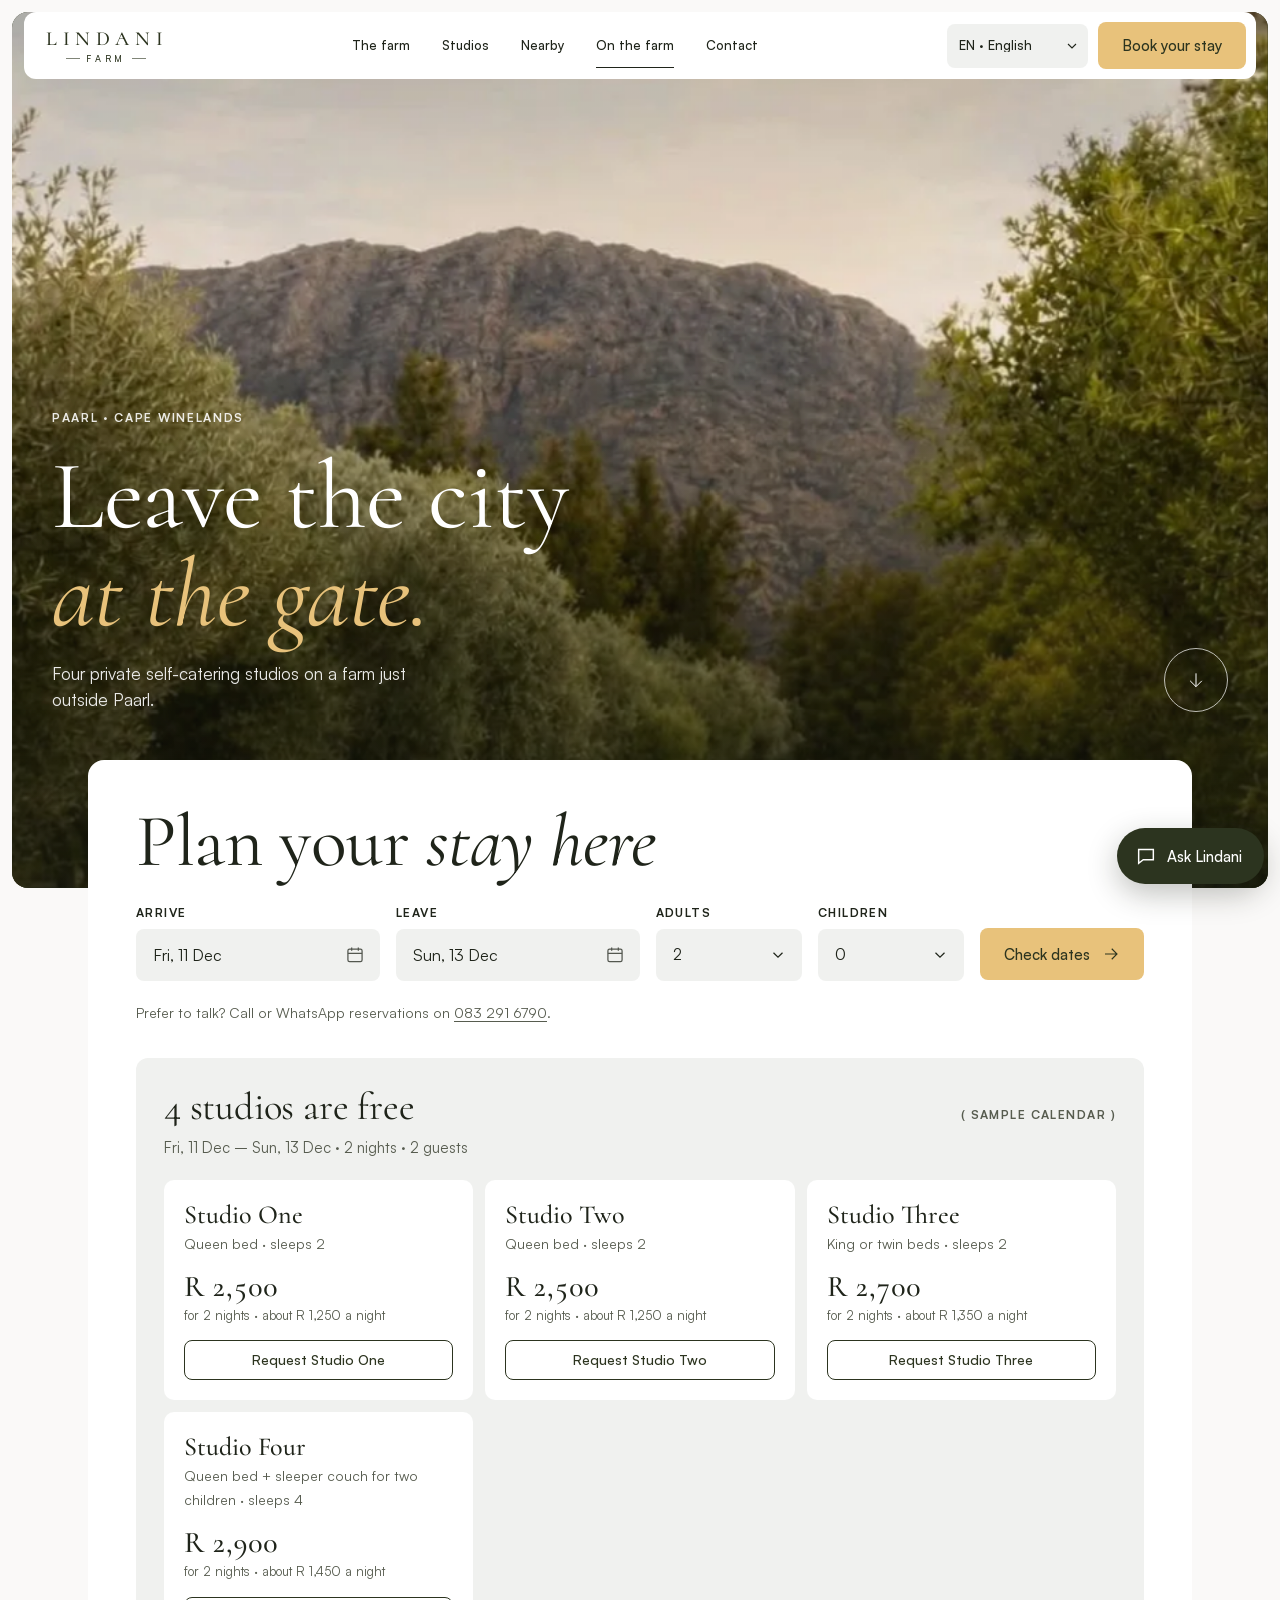
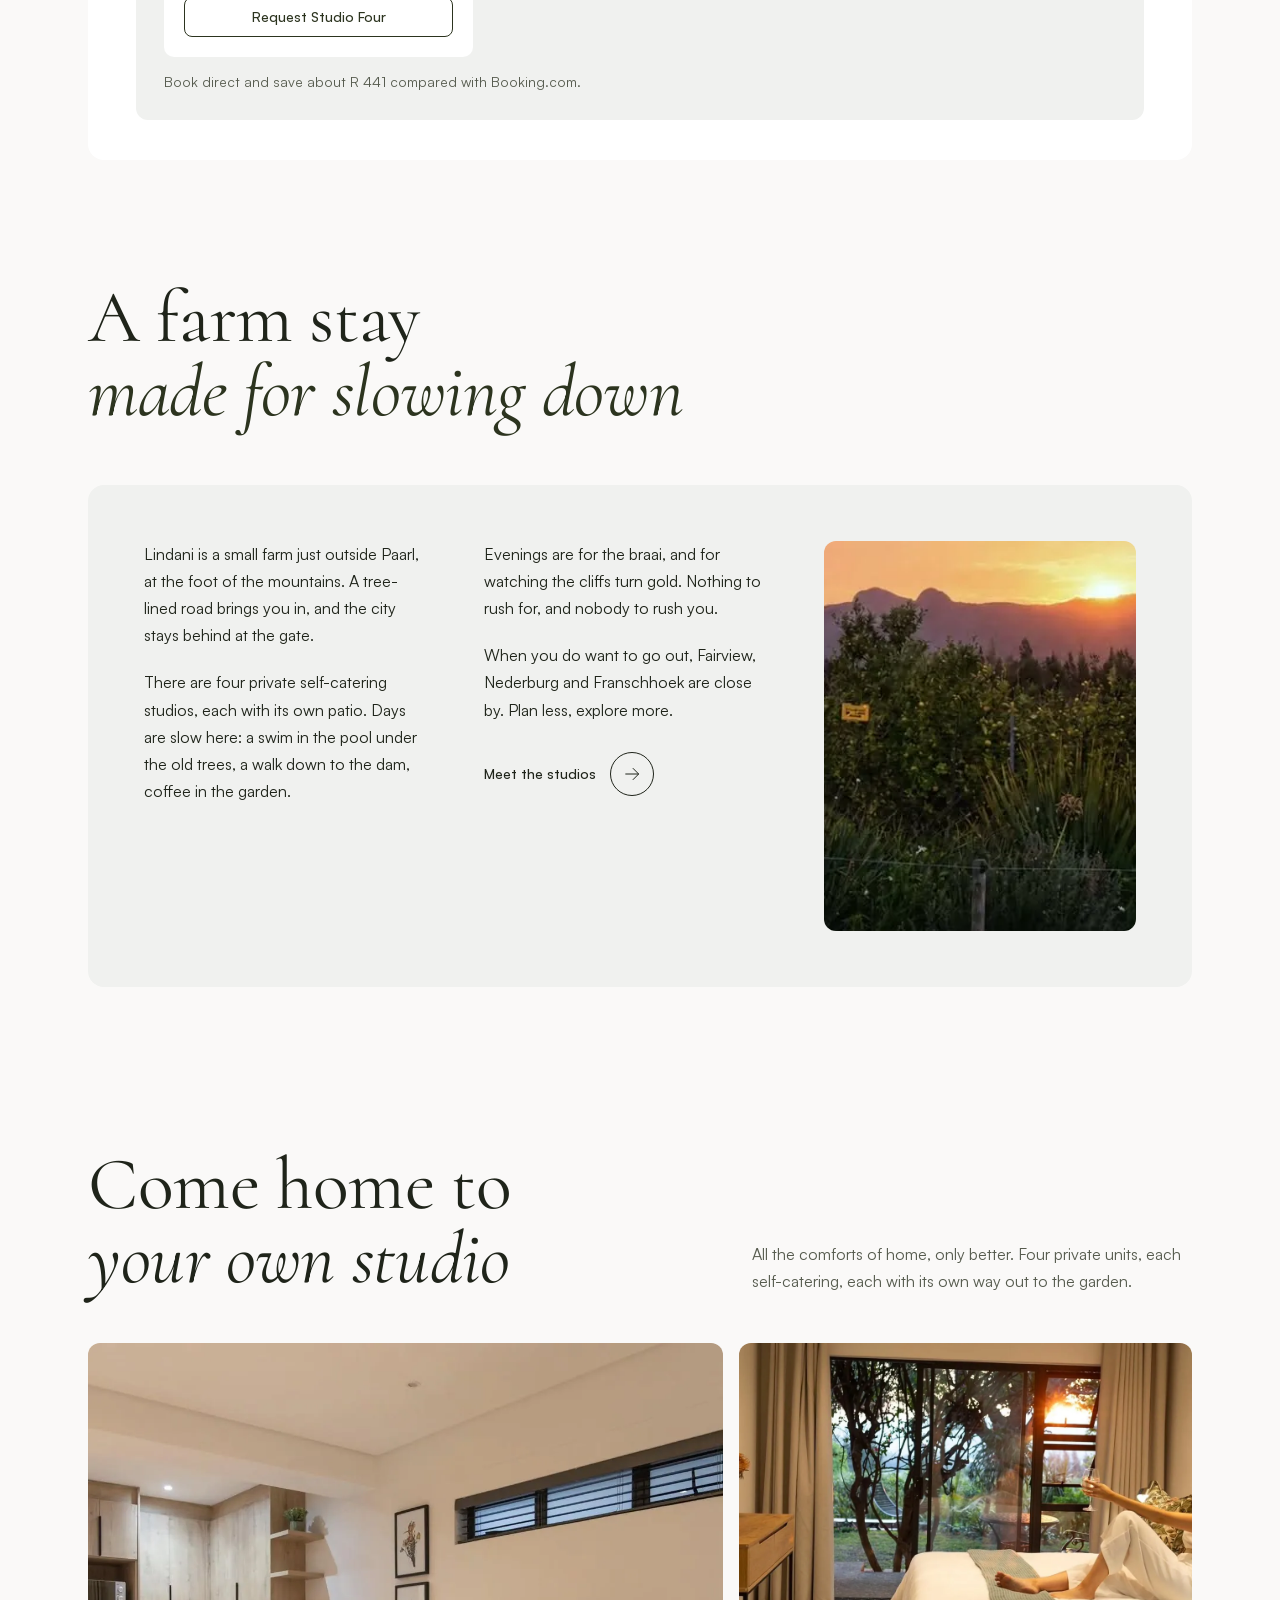
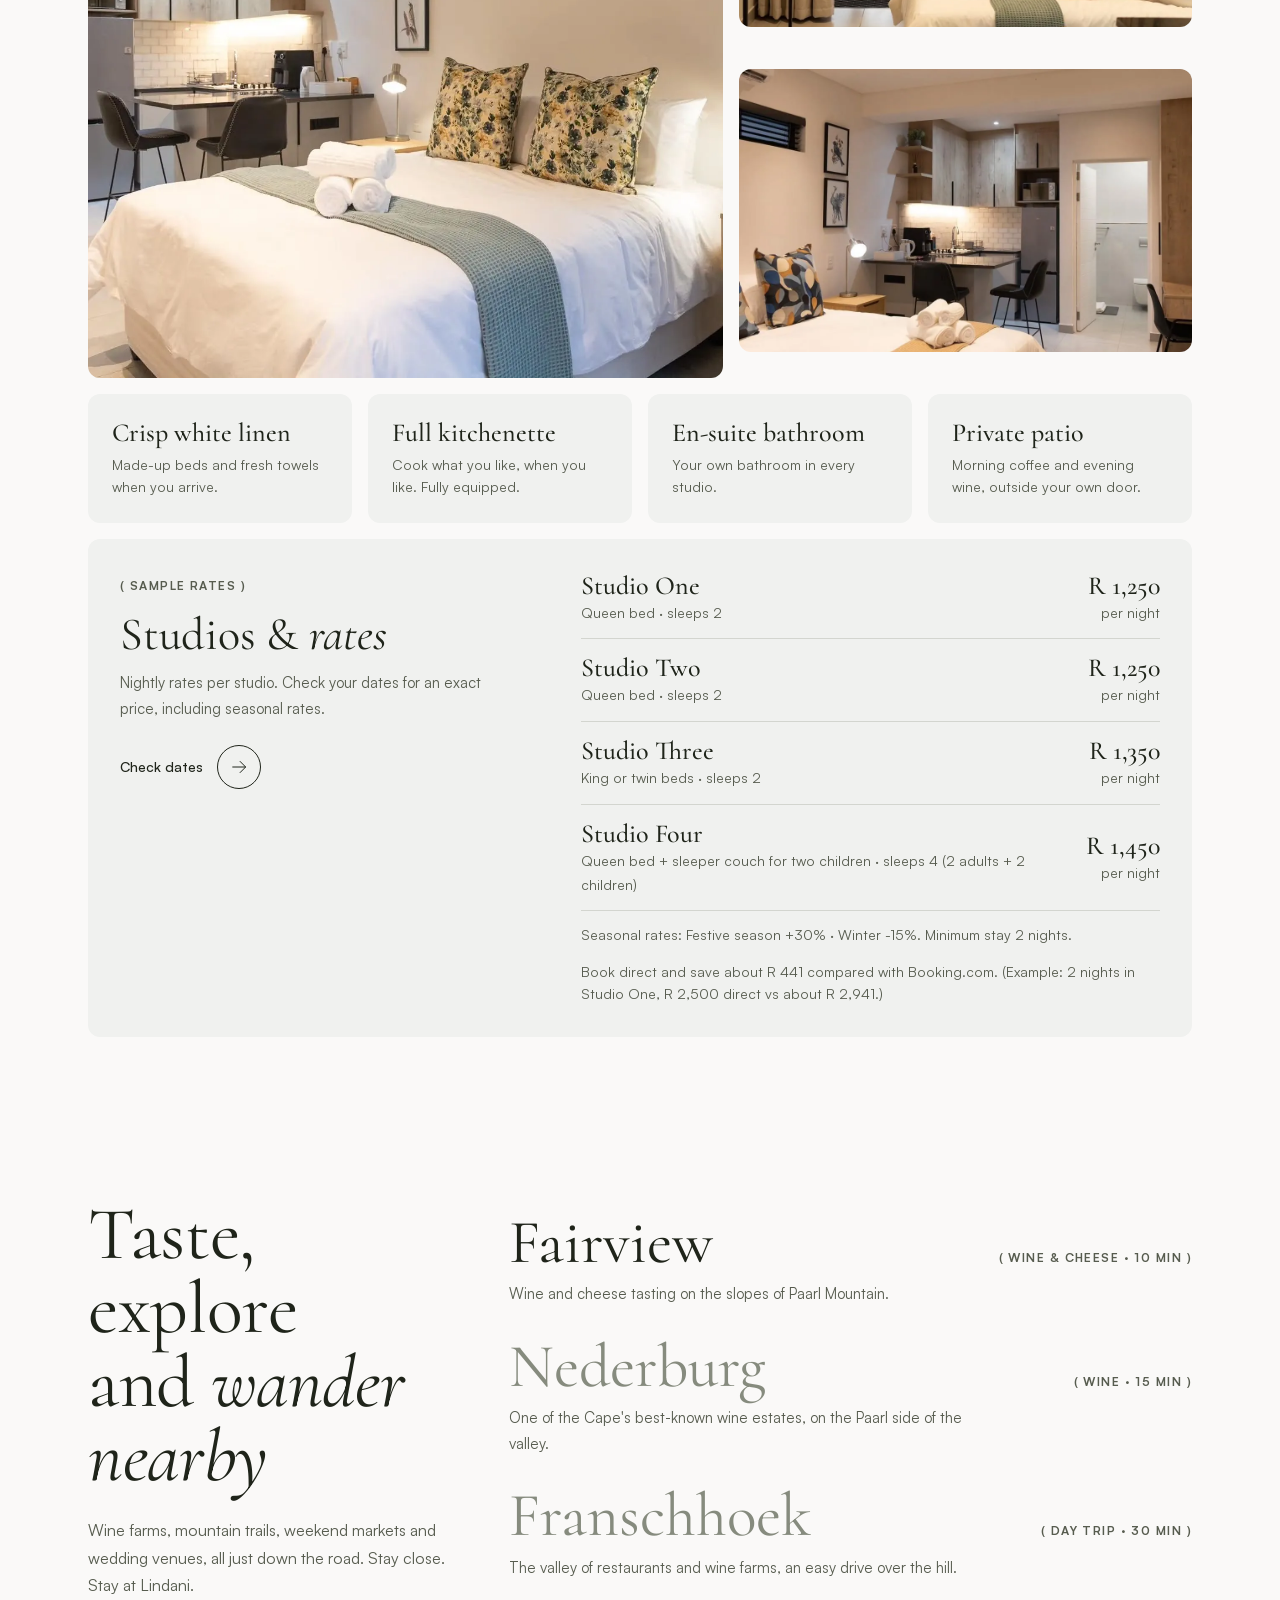
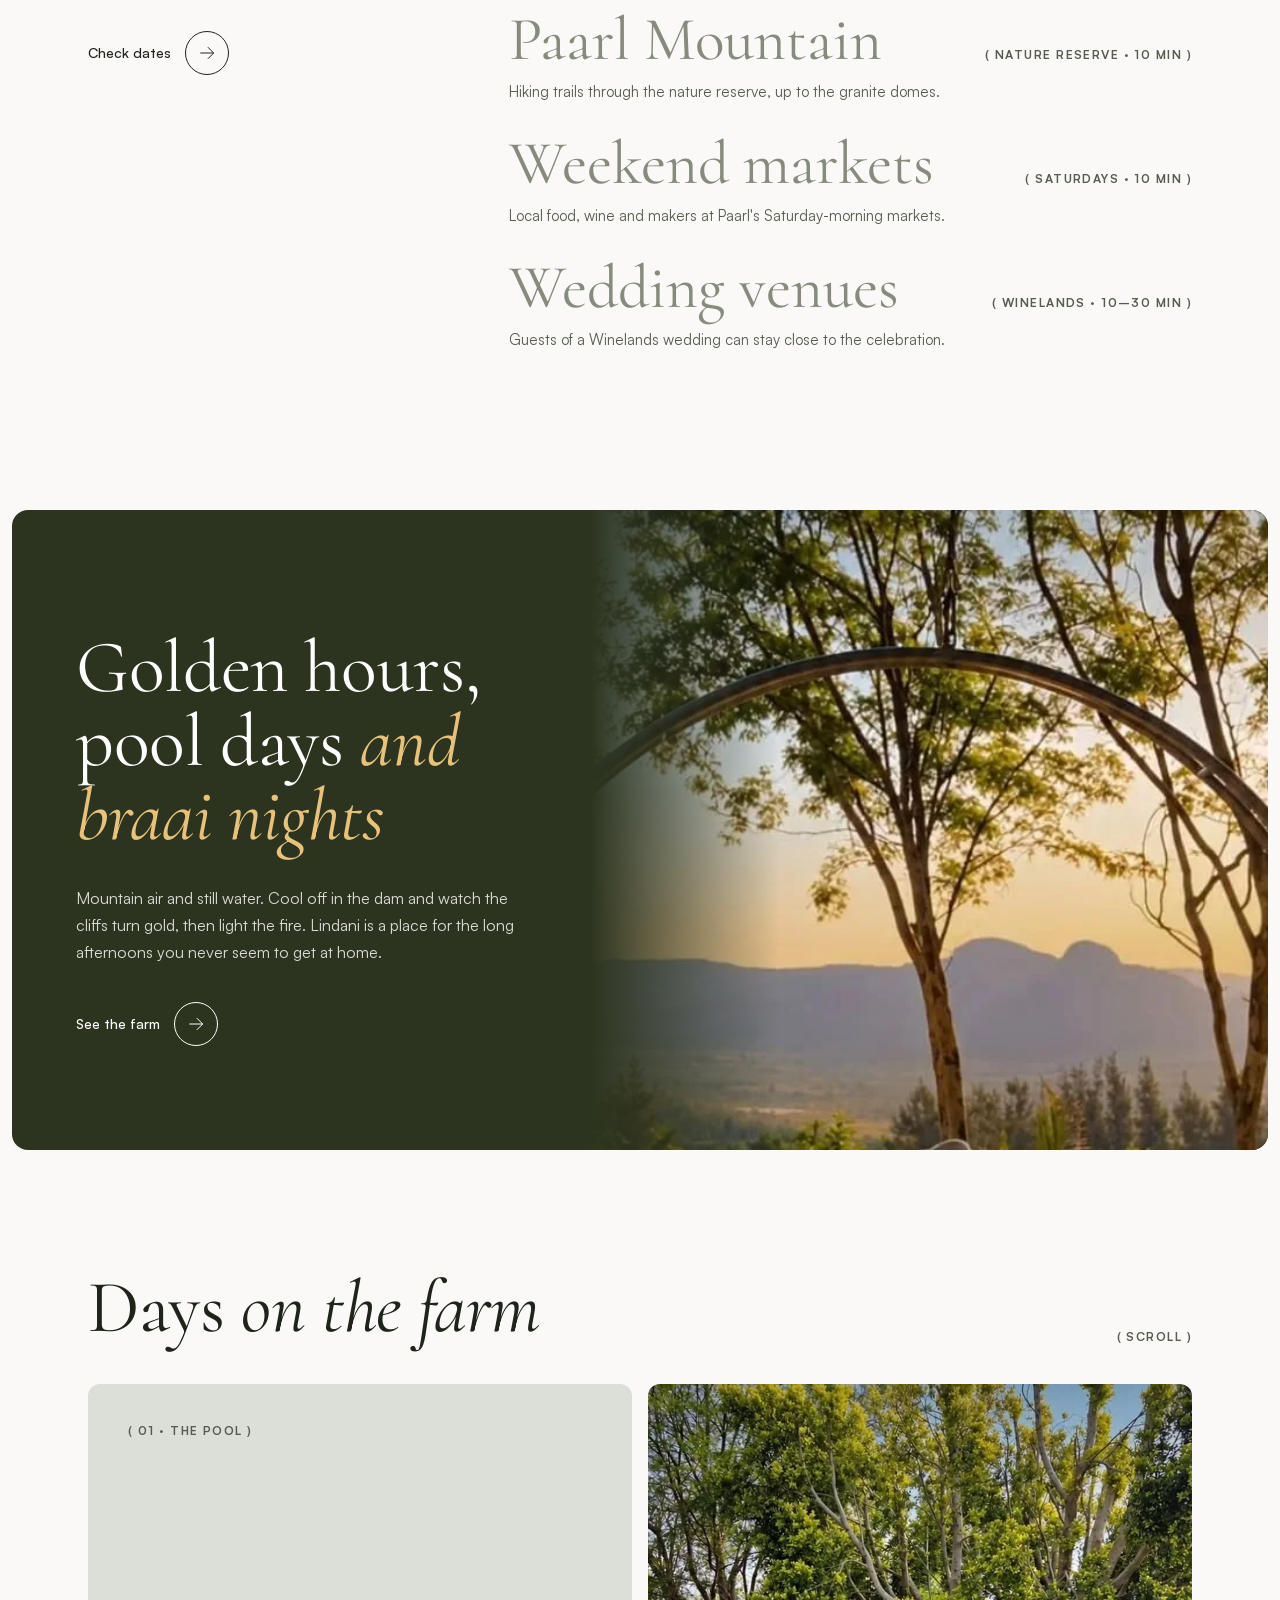
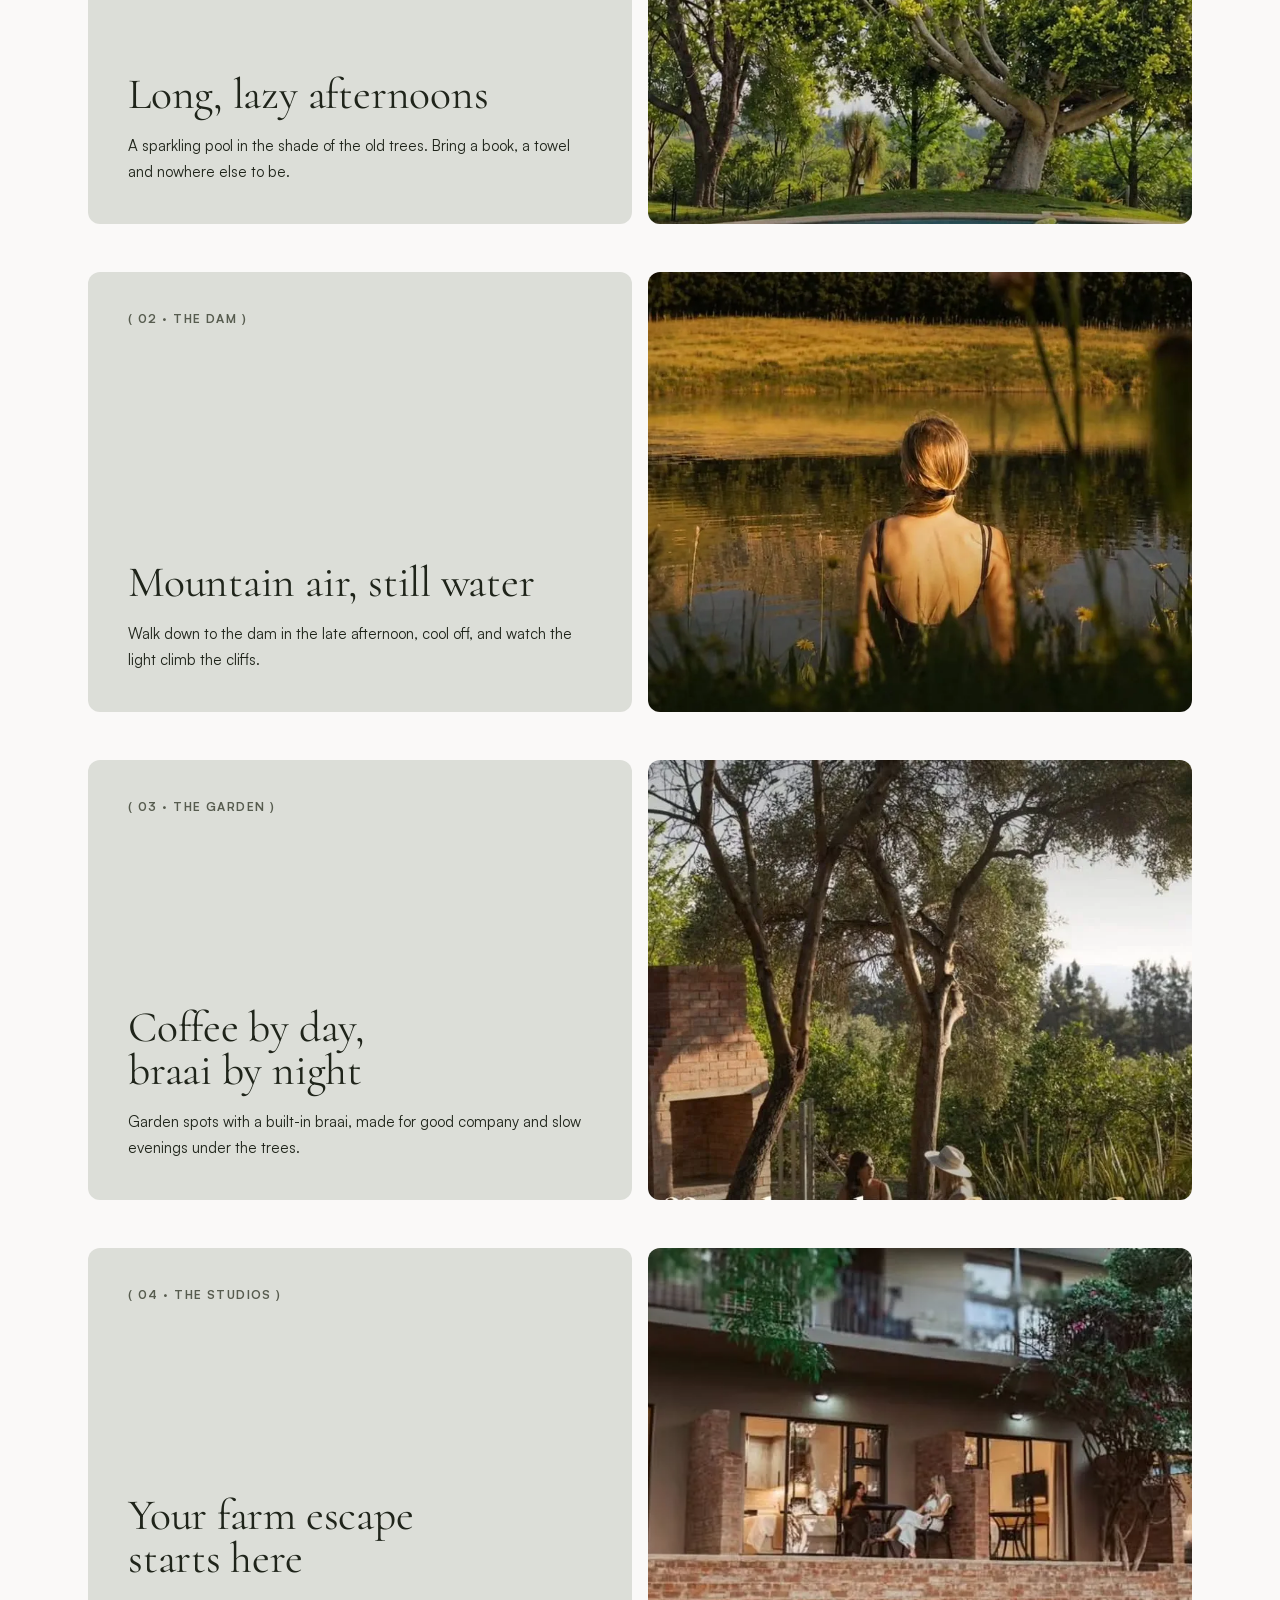
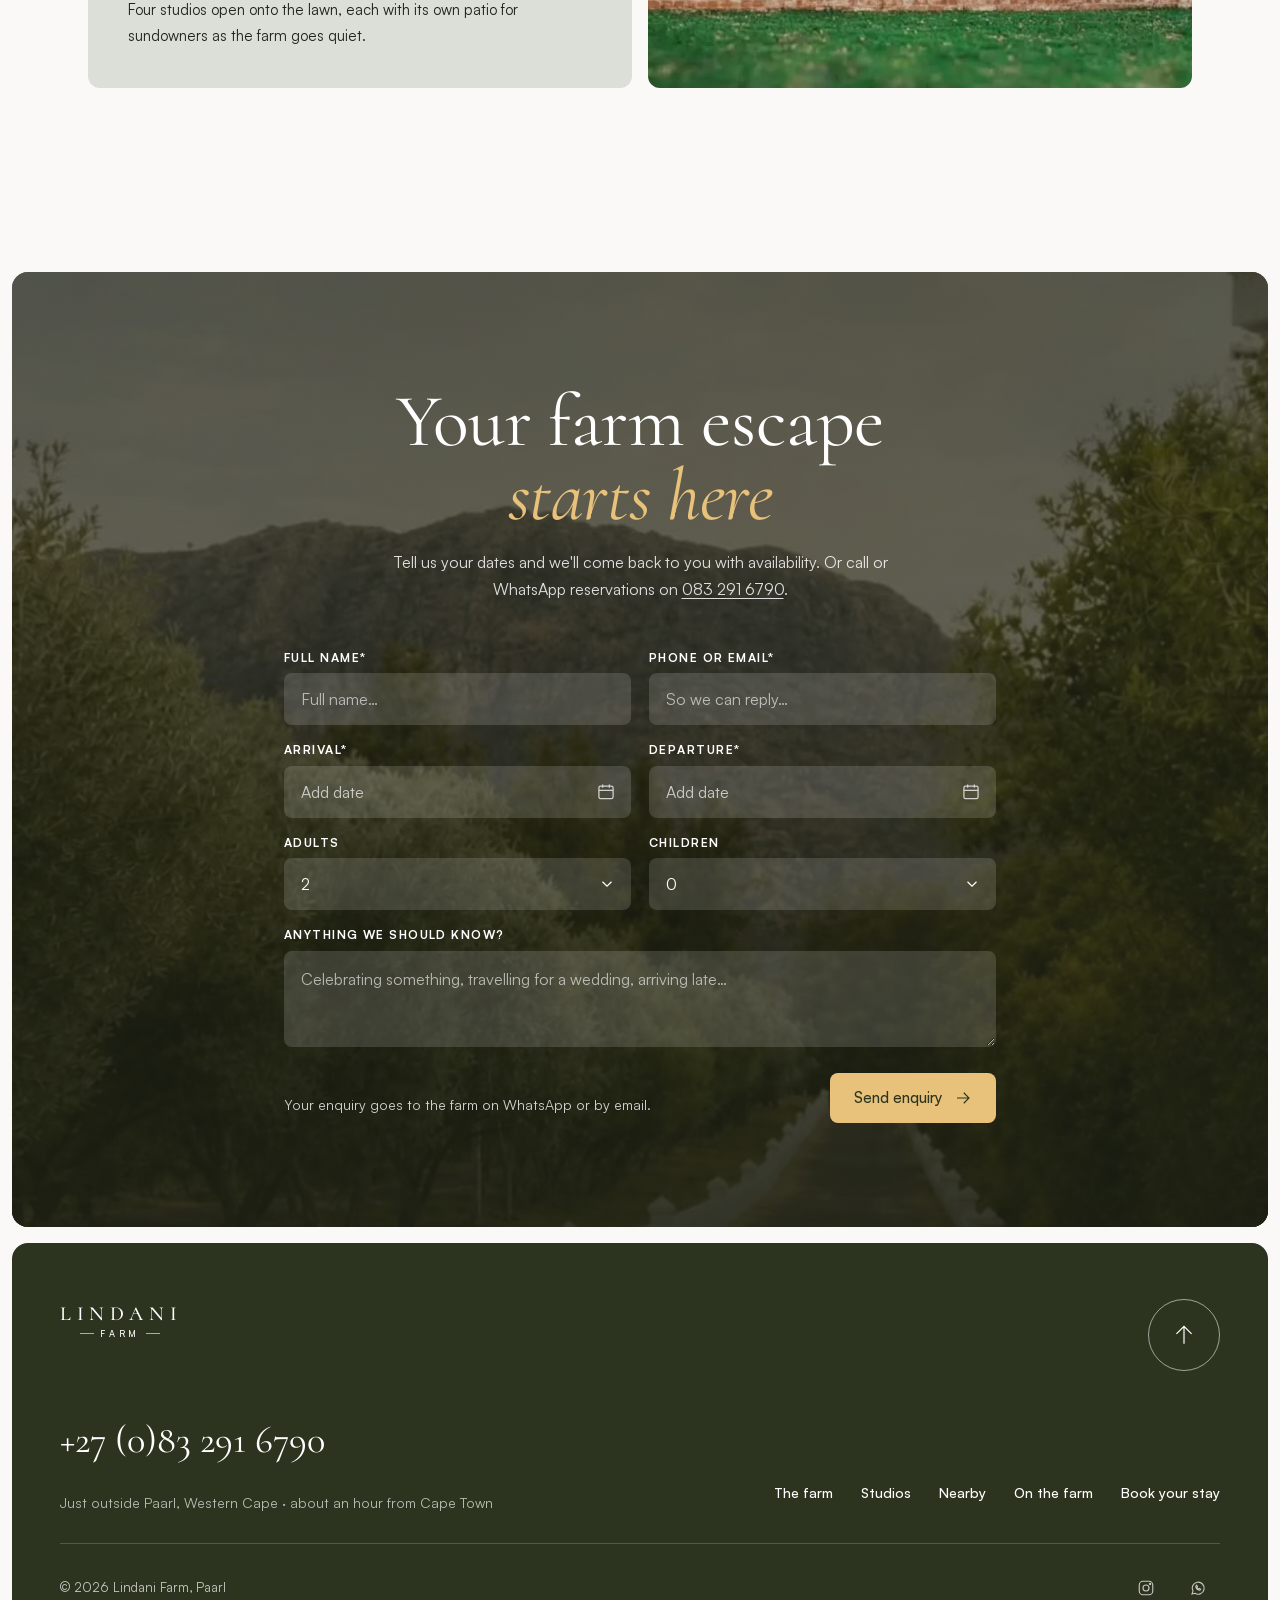
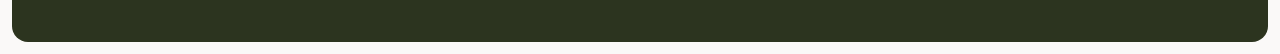
<file: sites/lindani-farm/index.html>
<!doctype html>
<html lang="en-ZA">
<head>
<meta charset="utf-8">
<meta name="viewport" content="width=device-width, initial-scale=1, viewport-fit=cover">
<title>Lindani Farm</title>
<meta name="description" content="Lindani Farm: four private self-catering studios on a farm just outside Paarl, close to Fairview, Nederburg and Franschhoek.">
<link rel="preload" href="assets/fonts/satoshi-400.woff2" as="font" type="font/woff2" crossorigin>
<link rel="preload" href="assets/fonts/satoshi-500.woff2" as="font" type="font/woff2" crossorigin>
<link rel="preconnect" href="https://fonts.googleapis.com">
<link rel="preconnect" href="https://fonts.gstatic.com" crossorigin>
<link rel="stylesheet" href="https://fonts.googleapis.com/css2?family=Cormorant:ital,wght@0,400;0,500;1,400&display=swap">
<style>
/* Satoshi (Indian Type Foundry, via Fontshare; free for commercial use), self-hosted */
@font-face{font-family:"Satoshi";src:url("assets/fonts/satoshi-400.woff2") format("woff2");font-weight:400;font-style:normal;font-display:swap}
@font-face{font-family:"Satoshi";src:url("assets/fonts/satoshi-500.woff2") format("woff2");font-weight:500;font-style:normal;font-display:swap}
@font-face{font-family:"Satoshi";src:url("assets/fonts/satoshi-700.woff2") format("woff2");font-weight:600 700;font-style:normal;font-display:swap}
/* Reference lock: Grafton Safaris layout and type roles (BRIEF.md).
   Grafton's orange CTA and charcoal footer are swapped for Lindani's own gold and olive. */
:root{
  --canvas:#faf9f8;
  --panel:#f0f1ef;
  --sage:#dcded8;
  --line:#d3d5cf;
  --ink:#1f241a;
  --muted:#575c4f;
  --faint:#868b7e; /* 3.3:1 on canvas: large-text AA, still reads as the faint list */
  --olive:#2c341f;
  --olive-2:#3c4630;
  --gold:#e8c27b;
  --gold-ink:#2c341f;
  --serif:"Cormorant",Georgia,"Times New Roman",serif;
  --sans:"Satoshi",ui-sans-serif,system-ui,-apple-system,"Segoe UI",sans-serif;
  --edge:12px;
  --r:16px;
  --btn-r:8px;
  --wrap:1200px;
  --gutter:48px;
  color-scheme:light;
}
*,*::before,*::after{box-sizing:border-box}
html{-webkit-text-size-adjust:100%;scroll-behavior:smooth;scroll-padding-top:96px}
body{margin:0;background:var(--canvas);color:var(--ink);font:400 16px/1.7 var(--sans);overflow-x:hidden}
img{display:block;max-width:100%}
a{color:inherit;text-decoration:none}
button,input,select,textarea{font:inherit;color:inherit}
h1,h2,h3,p,ul,dl,dd,figure{margin:0;padding:0}
ul{list-style:none}
h1,h2,h3{font-family:var(--serif);font-weight:400;letter-spacing:-.005em;line-height:1;text-wrap:balance}
em{font-style:italic}
:focus-visible{outline:2px solid var(--olive);outline-offset:3px}
.hero :focus-visible,.band :focus-visible,.enquire :focus-visible,.footer :focus-visible{outline-color:var(--gold)}
.skip{position:fixed;z-index:100;left:16px;top:-80px;padding:15px 18px;border-radius:var(--btn-r);background:var(--olive);color:#fff;font:500 15px/1 var(--sans);transition:top .2s}
.skip:focus{top:calc(16px + env(safe-area-inset-top, 0px))}
html{-webkit-tap-highlight-color:transparent}
a,button{touch-action:manipulation}
.sr{position:absolute;width:1px;height:1px;overflow:hidden;clip:rect(0 0 0 0);white-space:nowrap}
.wrap{max-width:var(--wrap);margin:0 auto;padding:0 var(--gutter)}
.label{font:600 12px/1.4 var(--sans);letter-spacing:.14em;text-transform:uppercase}
.tag{font:700 12px/1.2 var(--sans);letter-spacing:.12em;text-transform:uppercase;color:var(--muted);white-space:nowrap}
.h-xl{font-size:clamp(50px,7.6vw,112px)}
.h-l{font-size:clamp(44px,5.8vw,84px)}
.h-l em,.h-xl em{font-style:italic}

/* Buttons */
.btn{display:inline-flex;align-items:center;gap:12px;border:0;border-radius:var(--btn-r);padding:16px 24px;font:500 15px/1 var(--sans);cursor:pointer;transition:filter .2s,transform .2s}
.btn-book{background:var(--gold);color:var(--gold-ink)}
.btn-book:hover{filter:brightness(1.05)}
.btn-ghost{background:rgba(255,255,255,.14);color:#fff;border:1px solid rgba(255,255,255,.35)}
.circle-link{display:inline-flex;align-items:center;gap:14px;font:500 14px/1 var(--sans)}
.circle{display:inline-grid;place-items:center;width:44px;height:44px;border:1px solid currentColor;border-radius:50%;transition:background .25s,color .25s}
.circle svg{width:20px;height:20px}
.circle-link:hover .circle{background:var(--ink);color:var(--canvas)}

/* Nav: floating white bar, Grafton style */
.nav{position:fixed;z-index:50;top:calc(var(--edge) + env(safe-area-inset-top, 0px));left:calc(var(--edge) + 12px);right:calc(var(--edge) + 12px);display:flex;align-items:center;justify-content:space-between;gap:24px;padding:10px 10px 10px 22px;background:#fff;border-radius:12px;transition:box-shadow .3s}
.nav.scrolled{box-shadow:0 6px 30px rgba(31,36,26,.08)}
.mark{display:flex;flex-direction:column;align-items:center;justify-content:center;min-height:44px;line-height:1;color:var(--olive)}
.mark b{font:500 20px/1 var(--serif);letter-spacing:.28em;margin-right:-.28em}
.mark span{display:flex;align-items:center;gap:6px;font:500 9px/1 var(--sans);letter-spacing:.42em;margin-top:5px;margin-right:-.42em}
.mark span::before,.mark span::after{content:"";width:14px;height:1px;background:currentColor;opacity:.6}
.nav-links{display:flex;gap:32px;font-size:13px;font-weight:500}
.nav-links a{display:inline-flex;align-items:center;min-height:44px;border-bottom:1px solid transparent}
.nav-links a[aria-current="true"]{border-color:currentColor}
.nav-links a:hover{border-color:var(--faint)}
.nav-right{display:flex;align-items:center;gap:10px}
.menu-btn{display:none;width:48px;height:48px;border:0;background:none;border-radius:8px;cursor:pointer;place-items:center}
.menu-btn svg{width:22px;height:22px}

/* Hero: rounded inset photo, headline bottom-left */
.hero{position:relative;margin:var(--edge);height:calc(100svh - 2*var(--edge));min-height:600px;border-radius:var(--r);overflow:hidden;color:#fff;background:var(--olive)}
.hero img{position:absolute;inset:0;width:100%;height:100%;object-fit:cover;object-position:50% 40%;transform:scale(1.04);animation:settle 2.4s cubic-bezier(.2,.7,.2,1) forwards}
@keyframes settle{to{transform:scale(1)}}
.hero::after{content:"";position:absolute;inset:0;background:linear-gradient(180deg,rgba(20,24,14,.05) 35%,rgba(20,24,14,.62) 100%)}
.hero-inner{position:absolute;z-index:1;left:0;right:0;bottom:0;padding:0 40px 176px;display:flex;align-items:flex-end;justify-content:space-between;gap:32px}
.hero .label{opacity:.88;margin-bottom:22px}
.hero-sub{margin-top:18px;max-width:34ch;font-size:17px;line-height:1.5;color:rgba(255,255,255,.9)}
.hero h1{max-width:12ch}
.hero h1 em{color:var(--gold)}
.hero .circle{width:64px;height:64px;flex:none;border-color:rgba(255,255,255,.7)}
.hero .circle:hover{background:#fff;color:var(--olive)}

/* Quick enquiry under hero */
.quick{position:relative;z-index:2;padding:0 0 24px}
.quick-card{margin-top:-140px;padding:44px 48px 40px;border-radius:var(--r);background:#fff}
.quick h2{margin-bottom:28px}
.qform{display:grid;grid-template-columns:repeat(2,minmax(0,1.25fr)) repeat(2,minmax(0,.75fr)) auto;gap:16px;align-items:start}
.qform .field{min-width:0}
.qform .field input,.qform .field select{min-width:0}
.qform > .btn{margin-top:22px;height:52px;white-space:nowrap}
.field{display:flex;flex-direction:column;gap:8px}
.field label{font:600 12px/1.2 var(--sans);letter-spacing:.12em;text-transform:uppercase}
.field input,.field select,.field textarea{width:100%;height:52px;padding:0 16px;border:1px solid transparent;border-radius:var(--btn-r);background:var(--panel);font-size:16px;cursor:text;scroll-margin-block:120px 40px;appearance:none;-webkit-appearance:none}
.field select{cursor:pointer;background-image:url("data:image/svg+xml,%3Csvg xmlns='http://www.w3.org/2000/svg' viewBox='0 0 24 24' fill='none' stroke='%231f241a' stroke-width='1.6'%3E%3Cpath d='m6 9 6 6 6-6'/%3E%3C/svg%3E");background-repeat:no-repeat;background-position:right 14px center;background-size:18px;padding-right:44px}
.field textarea{height:auto;min-height:96px;padding:14px 16px;resize:vertical}
.field input:focus,.field select:focus,.field textarea:focus{outline:none;border-color:var(--olive)}
.field input:focus-visible,.field select:focus-visible,.field textarea:focus-visible{box-shadow:0 0 0 3px rgba(44,52,31,.28)}
.field .err{font-size:13px;line-height:1.4;color:#a5462b}
.eform .field .err{color:#ffc2ad}
.field [aria-invalid="true"]{border-color:#a5462b}
.eform .field [aria-invalid="true"]{border-color:#ffc2ad}
.form-note{margin-top:14px;font-size:14px;color:var(--muted)}
.form-note[data-state="ok"]{color:var(--olive)}
.form-note[data-state="err"]{color:#a5462b}
.form-note a{display:inline-block;padding:6px 0;text-decoration:underline;text-underline-offset:3px}

/* Experience: two-column intro on a pale panel */
.experience{padding:96px 0 40px}
.experience h2{margin-bottom:56px}
.experience h2 em{color:var(--olive)}
.exp-panel{display:grid;grid-template-columns:1fr 1fr 1.1fr;gap:56px;align-items:start;padding:56px;border-radius:var(--r);background:var(--panel)}
.exp-panel p+p{margin-top:20px}
.exp-panel .circle-link{margin-top:28px}
.exp-panel figure{border-radius:12px;overflow:hidden;aspect-ratio:4/5}
.exp-panel figure img{width:100%;height:100%;object-fit:cover}

/* Studios */
.studios{padding:120px 0 40px}
.studios-head{display:flex;justify-content:space-between;align-items:flex-end;gap:40px;margin-bottom:48px}
.studios-head p{max-width:40ch;color:var(--muted)}
.studio-grid{display:grid;grid-template-columns:1.4fr 1fr;grid-template-rows:auto auto;gap:16px}
.studio-grid figure{border-radius:12px;overflow:hidden;background:var(--sage)}
.studio-grid figure img{width:100%;height:100%;object-fit:cover}
.studio-grid .big{grid-row:span 2;aspect-ratio:1/1}
.studio-grid .small{aspect-ratio:16/10}
.features{display:grid;grid-template-columns:repeat(4,1fr);gap:16px;margin-top:16px}
.features li{padding:24px;border-radius:12px;background:var(--panel)}
.features b{display:block;font:500 26px/1.15 var(--serif);margin-bottom:6px}
.features span{font-size:14px;color:var(--muted);line-height:1.6;display:block}

/* Nearby: Grafton's big faint list with ( TAG ) labels */
.nearby{padding:120px 0 48px}
.nearby-grid{display:grid;grid-template-columns:minmax(0,.8fr) minmax(0,1.5fr);gap:56px;align-items:start}
.places .p-name{white-space:nowrap}
.nearby-intro{position:sticky;top:120px}
.nearby-intro h2{margin-bottom:24px}
.nearby-intro p{color:var(--muted);max-width:36ch;margin-bottom:32px}
.places li{display:flex;align-items:baseline;gap:18px;padding:14px 0}
.places .p-name{font:400 clamp(38px,4.8vw,66px)/1.05 var(--serif);color:var(--faint);transition:color .35s}
.places li.on .p-name,.places li:hover .p-name{color:var(--ink)}
.places .p-note{display:block;margin-top:6px;font-size:15px;color:var(--muted);max-width:44ch}
.places li > div{flex:1 1 auto}

/* Dark olive band */
.band{position:relative;margin:96px var(--edge) 0;border-radius:var(--r);overflow:hidden;color:#fff;background:var(--olive)}
.band-inner{position:relative;z-index:1;display:grid;grid-template-columns:1fr 1fr;min-height:640px}
.band-copy{padding:96px 64px 80px;display:flex;flex-direction:column;justify-content:center}
.band h2 em{color:var(--gold)}
.band p{margin:32px 0 36px;max-width:40ch;color:rgba(255,255,255,.82)}
.band .circle-link:hover .circle{background:#fff;color:var(--olive)}
.band figure{position:absolute;inset:0 0 0 46%}
.band figure::after{content:"";position:absolute;inset:0;background:linear-gradient(90deg,var(--olive),rgba(44,52,31,0) 28%)}
.band figure img{width:100%;height:100%;object-fit:cover}

/* On the farm: stacked sticky cards */
.farm{padding:120px 0 40px}
.farm-head{display:flex;justify-content:space-between;align-items:flex-end;margin-bottom:40px}
.stack{position:relative}
.card{position:sticky;top:104px;display:grid;grid-template-columns:1fr 1fr;gap:16px;margin-bottom:48px;transform-origin:50% 0;will-change:transform}
.card-text{display:flex;flex-direction:column;justify-content:flex-end;min-height:440px;padding:40px;border-radius:12px;background:var(--sage)}
.card-text .tag{margin-bottom:auto}
.card-text h3{font-size:clamp(34px,3.4vw,48px);margin:0 0 16px}
.card-text p{max-width:42ch;font-size:15px}
.card figure{border-radius:12px;overflow:hidden;background:var(--sage)}
.card figure img{width:100%;height:100%;object-fit:cover}

/* Final enquiry over a photo */
.enquire{position:relative;margin:96px var(--edge) 0;border-radius:var(--r);overflow:hidden;color:#fff;background:var(--olive)}
.enquire > img{position:absolute;inset:0;width:100%;height:100%;object-fit:cover;object-position:50% 30%}
.enquire::after{content:"";position:absolute;inset:0;background:linear-gradient(180deg,rgba(28,32,20,.66),rgba(28,32,20,.7) 40%,rgba(28,32,20,.84))}
.enquire-inner{position:relative;z-index:1;max-width:760px;margin:0 auto;padding:112px 24px 104px}
.enquire h2{text-align:center;margin-bottom:16px}
.enquire h2 em{color:var(--gold);display:block}
.enquire .lede{text-align:center;color:rgba(255,255,255,.84);margin:0 auto 48px;max-width:46ch}
.eform{display:grid;grid-template-columns:1fr 1fr;gap:18px}
.eform .full{grid-column:1/-1}
.eform .field input,.eform .field select,.eform .field textarea{background:rgba(255,255,255,.14);color:#fff;border-color:transparent}
.eform .field input::placeholder,.eform .field textarea::placeholder{color:rgba(255,255,255,.62)}
.eform .field select{background-repeat:no-repeat;background-position:right 14px center;background-size:18px;background-image:url("data:image/svg+xml,%3Csvg xmlns='http://www.w3.org/2000/svg' viewBox='0 0 24 24' fill='none' stroke='%23ffffff' stroke-width='1.6'%3E%3Cpath d='m6 9 6 6 6-6'/%3E%3C/svg%3E")}
.eform .field select option{color:var(--ink)}
.eform .field input:focus,.eform .field select:focus,.eform .field textarea:focus{border-color:var(--gold)}
.eform .field input:focus-visible,.eform .field select:focus-visible,.eform .field textarea:focus-visible{box-shadow:0 0 0 3px rgba(232,194,123,.45)}
.eform-foot{grid-column:1/-1;display:flex;justify-content:space-between;align-items:center;gap:20px;flex-wrap:wrap;margin-top:8px}
.enquire .form-note{color:rgba(255,255,255,.8)}
.enquire .form-note[data-state="ok"]{color:var(--gold)}
.enquire .form-note[data-state="err"]{color:#ffb39b}
input[type="date"]::-webkit-calendar-picker-indicator{opacity:.6;cursor:pointer}
.eform input[type="date"]::-webkit-calendar-picker-indicator{filter:invert(1)}

/* Footer: olive rounded panel */
.footer{margin:16px var(--edge) var(--edge);border-radius:var(--r);background:var(--olive);color:#fff;padding:56px 48px 32px}
.f-top{display:flex;justify-content:space-between;align-items:flex-start;gap:24px;margin-bottom:40px}
.footer .mark{color:#fff}
.to-top{width:72px;height:72px;border-color:rgba(255,255,255,.55)}
.to-top:hover{background:#fff;color:var(--olive)}
.to-top svg{width:26px;height:26px}
.f-mid{display:flex;justify-content:space-between;align-items:flex-end;gap:32px;flex-wrap:wrap;padding-bottom:28px;border-bottom:1px solid rgba(255,255,255,.18)}
.f-contact a{display:block;padding:6px 0;font:400 clamp(28px,3vw,40px)/1.2 var(--serif)}
.f-contact a:hover{color:var(--gold)}
.f-contact small{display:block;font-size:14px;color:rgba(255,255,255,.66);margin-top:10px}
.f-links{display:flex;gap:4px 28px;font-size:14px;font-weight:500;flex-wrap:wrap}
@media (max-width:760px){.f-links{display:grid;grid-template-columns:1fr 1fr;gap:0 20px}}
.f-links a{display:inline-flex;align-items:center;min-height:44px}
.f-links a:hover{color:var(--gold)}
.f-bot{display:flex;justify-content:space-between;align-items:center;gap:16px;flex-wrap:wrap;padding-top:22px;font-size:13px;color:rgba(255,255,255,.72)}
.f-social{display:flex;gap:8px;align-items:center}
.f-social a{display:inline-grid;place-items:center;width:44px;height:44px;border-radius:50%}
.f-social a:hover{color:var(--gold)}
.f-social svg{width:18px;height:18px}

/* Reveal on scroll */
@media (prefers-reduced-motion:reduce){
  html{scroll-behavior:auto}
  .hero img{animation:none;transform:none}
  .card{transform:none!important}
}

/* Tablet */
@media (max-width:1024px){
  :root{--gutter:32px}
  .nav-links{gap:22px}
  .qform{grid-template-columns:repeat(2,minmax(0,1fr))}
  .qform > .btn{grid-column:1/-1;justify-self:start;margin-top:4px}
  .exp-panel{grid-template-columns:1fr 1fr;padding:40px}
  .exp-panel figure{grid-column:1/-1;aspect-ratio:16/9}
  .features{grid-template-columns:1fr 1fr}
  .nearby-grid{grid-template-columns:1fr;gap:40px}
  .nearby-intro{position:static}
}
/* Phone */
/* Menu button from tablet width down: six nav items plus the language picker need the room */
@media (max-width:1100px){
  .nav-links{display:none}
  .menu-btn{display:grid}
  .nav-links.open{display:flex;position:absolute;top:calc(100% + 8px);left:0;right:0;flex-direction:column;gap:0;padding:8px 16px;background:#fff;border-radius:12px;box-shadow:0 10px 30px rgba(31,36,26,.12)}
  .nav-links.open a{display:block;padding:14px 4px;font-size:16px;border-bottom:1px solid var(--panel)}
  .nav-links.open li:last-child a{border-bottom:0}
}
@media (max-width:760px){
  :root{--gutter:20px;--edge:8px}
  .nav{left:var(--edge);right:var(--edge);padding:8px 8px 8px 16px}
  .nav .btn{padding:15px 14px;font-size:14px;white-space:nowrap}
  .nav-right{gap:4px}
  .hero{min-height:560px}
  .hero-inner{padding:0 20px 92px}
  .quick-card{margin-top:-64px;padding:28px 20px 24px}
  .hero .circle{display:none}
  .quick{padding:0 0 8px}
  .qform{gap:14px 12px}
  .qform > .btn{width:100%;justify-content:center}
  .experience{padding:72px 0 24px}
  .experience h2{margin-bottom:32px}
  .exp-panel{grid-template-columns:1fr;gap:20px;padding:24px 20px}
  .exp-panel figure{aspect-ratio:4/3;margin-top:12px}
  .studios{padding:80px 0 24px}
  .studios-head{flex-direction:column;align-items:flex-start;gap:16px}
  .studio-grid{grid-template-columns:1fr}
  .studio-grid .big{grid-row:auto;aspect-ratio:4/3}
  .features{grid-template-columns:1fr}
  .features li{padding:20px}
  .nearby{padding:80px 0 24px}
  .places li{gap:12px;padding:12px 0}
  .places li{flex-direction:column;gap:6px}
  .places .p-name{white-space:normal}
  .places .tag{white-space:nowrap}
  .farm-head{flex-direction:column;align-items:flex-start;gap:10px}
  .band{margin-top:64px}
  .band-inner{grid-template-columns:1fr;min-height:0}
  .band figure{position:relative;inset:auto;aspect-ratio:4/3}
  .band figure::after{display:none}
  .band-copy{padding:48px 24px 40px;background:var(--olive)}
  .farm{padding:80px 0 24px}
  .farm-head{margin-bottom:24px}
  .card{grid-template-columns:1fr;gap:0;top:84px;margin-bottom:32px;border-radius:12px;overflow:hidden;background:var(--sage)}
  .card figure{order:-1;aspect-ratio:16/10;border-radius:0}
  .card-text{min-height:0;padding:24px 20px 28px;border-radius:0}
  .card-text p,.places .p-note{font-size:16px}
  .card-text .tag{margin-bottom:14px}
  .enquire{margin-top:64px}
  .enquire-inner{padding:72px 16px 64px}
  .eform{grid-template-columns:1fr}
  .eform-foot .btn{width:100%;justify-content:center}
  .footer{padding:40px 20px 24px}
  .to-top{width:56px;height:56px}
}
</style>
<link rel="stylesheet" href="features.css">
</head>
<body>
<a class="skip" href="#quick">Skip to booking</a>

<header class="nav" id="nav">
  <a href="#top" class="mark" aria-label="Lindani Farm, home"><b>LINDANI</b><span>FARM</span></a>
  <nav aria-label="Main">
    <ul class="nav-links" id="nav-links">
      <li><a href="#experience" data-i18n="nav_farm">The farm</a></li>
      <li><a href="#studios" data-i18n="nav_studios">Studios</a></li>
      <li><a href="#nearby" data-i18n="nav_nearby">Nearby</a></li>
      <li><a href="#on-the-farm" data-i18n="nav_onfarm">On the farm</a></li>
      <li><a href="#contact" data-i18n="nav_contact">Contact</a></li>
      <li class="lang-mob"><span class="lang"><label class="sr" for="lang-mob" data-i18n="language">Language</label><select id="lang-mob" data-lang></select></span></li>
    </ul>
  </nav>
  <div class="nav-right">
    <span class="lang"><label class="sr" for="lang-desk" data-i18n="language">Language</label><select id="lang-desk" data-lang></select></span>
    <button class="menu-btn" id="menu-btn" aria-expanded="false" aria-controls="nav-links" aria-label="Menu">
      <svg viewBox="0 0 24 24" fill="none" stroke="currentColor" stroke-width="1.5" aria-hidden="true"><path d="M4 8h16M4 16h16"/></svg>
    </button>
    <a href="#enquire" class="btn btn-book" data-i18n="book">Book your stay</a>
  </div>
</header>

<main id="top">

  <section class="hero" data-piece="1" aria-labelledby="hero-title">
    <img src="assets/avenue.webp" width="1080" height="638" alt="Tree-lined farm road leading to a mountain at Lindani Farm, near Paarl" fetchpriority="high">
    <div class="hero-inner">
      <div>
        <p class="label" data-i18n="hero_label">Paarl · Cape Winelands</p>
        <h1 id="hero-title" class="h-xl" data-i18n-html="hero_title">Leave the city <em>at the gate.</em></h1>
        <p class="hero-sub" data-i18n="hero_sub">Four private self-catering studios on a farm just outside Paarl.</p>
      </div>
      <a href="#quick" class="circle" aria-label="Scroll to plan your stay">
        <svg viewBox="0 0 24 24" fill="none" stroke="currentColor" stroke-width="1.2" aria-hidden="true"><path d="M12 4v16M5 13l7 7 7-7"/></svg>
      </a>
    </div>
  </section>

  <section class="quick" data-piece="1" id="quick" aria-labelledby="quick-title">
    <div class="wrap"><div class="quick-card">
      <h2 id="quick-title" class="h-l" data-i18n-html="quick_title">Plan your <em>stay here</em></h2>
      <form class="qform" id="qform" novalidate aria-describedby="qnote">
        <div class="field"><label for="q-from">Arrive</label><input id="q-from" name="from" type="date" required></div>
        <div class="field"><label for="q-to">Leave</label><input id="q-to" name="to" type="date" required></div>
        <div class="field"><label for="q-adults">Adults</label><select id="q-adults" name="adults"><option>1</option><option selected>2</option><option>3</option><option>4</option><option>5</option><option>6</option><option>7</option><option>8</option></select></div>
        <div class="field"><label for="q-kids">Children</label><select id="q-kids" name="kids"><option selected>0</option><option>1</option><option>2</option><option>3</option><option>4</option></select></div>
        <button class="btn btn-book" type="submit"><span data-i18n="check_dates">Check dates</span>
          <svg width="18" height="18" viewBox="0 0 24 24" fill="none" stroke="currentColor" stroke-width="1.5" aria-hidden="true"><path d="M4 12h16M13 5l7 7-7 7"/></svg>
        </button>
      </form>
      <p class="form-note" id="qnote" role="status">Prefer to talk? Call or WhatsApp reservations on <a href="tel:+27832916790">083 291 6790</a>.</p>
      <div class="avail-out" id="avail-out" aria-live="polite"></div>
    </div></div>
  </section>

  <section class="experience" data-piece="2" id="experience" aria-labelledby="exp-title">
    <div class="wrap">
      <h2 id="exp-title" class="h-l" data-i18n-html="exp_title">A farm stay <br><em>made for slowing down</em></h2>
      <div class="exp-panel">
        <div>
          <p>Lindani is a small farm just outside Paarl, at the foot of the mountains. A tree-lined road brings you in, and the city stays behind at the gate.</p>
          <p>There are four private self-catering studios, each with its own patio. Days are slow here: a swim in the pool under the old trees, a walk down to the dam, coffee in the garden.</p>
        </div>
        <div>
          <p>Evenings are for the braai, and for watching the cliffs turn gold. Nothing to rush for, and nobody to rush you.</p>
          <p>When you do want to go out, Fairview, Nederburg and Franschhoek are close by. Plan less, explore more.</p>
          <a href="#studios" class="circle-link"><span data-i18n="meet_studios">Meet the studios</span>
            <span class="circle"><svg viewBox="0 0 24 24" fill="none" stroke="currentColor" stroke-width="1.2" aria-hidden="true"><path d="M4 12h16M13 5l7 7-7 7"/></svg></span>
          </a>
        </div>
        <figure><img src="assets/sunset.webp" width="1005" height="410" alt="Sun setting behind the mountains over the vineyards near Lindani Farm" loading="lazy"></figure>
      </div>
    </div>
  </section>

  <section class="studios" data-piece="2" id="studios" aria-labelledby="studios-title">
    <div class="wrap">
      <div class="studios-head">
        <h2 id="studios-title" class="h-l" data-i18n-html="studios_title">Come home to <br><em>your own studio</em></h2>
        <p>All the comforts of home, only better. Four private units, each self-catering, each with its own way out to the garden.</p>
      </div>
      <div class="studio-grid">
        <figure class="big"><img src="assets/studio-bed.webp" width="1080" height="1080" alt="Studio bedroom with white linen, patterned cushions and a kitchenette behind" loading="lazy"></figure>
        <figure class="small"><img src="assets/studio-patio.webp" width="1080" height="1080" alt="Guest relaxing on the bed with the patio doors open to the trees at sunset" loading="lazy"></figure>
        <figure class="small"><img src="assets/studio-kitchen.webp" width="1080" height="1080" alt="Studio with fully equipped kitchenette, desk and en-suite bathroom" loading="lazy"></figure>
      </div>
      <ul class="features">
        <li><b>Crisp white linen</b><span>Made-up beds and fresh towels when you arrive.</span></li>
        <li><b>Full kitchenette</b><span>Cook what you like, when you like. Fully equipped.</span></li>
        <li><b>En-suite bathroom</b><span>Your own bathroom in every studio.</span></li>
        <li><b>Private patio</b><span>Morning coffee and evening wine, outside your own door.</span></li>
      </ul>
      <div class="rates" id="rates" aria-labelledby="rates-title">
        <div class="rates-head">
          <span class="tag">(&nbsp;Sample rates&nbsp;)</span>
          <h3 id="rates-title" data-i18n-html="rates_title">Studios &amp; <em>rates</em></h3>
          <p>Nightly rates per studio. Check your dates for an exact price, including seasonal rates.</p>
          <a href="#quick" class="circle-link"><span data-i18n="check_dates">Check dates</span>
            <span class="circle"><svg viewBox="0 0 24 24" fill="none" stroke="currentColor" stroke-width="1.2" aria-hidden="true"><path d="M4 12h16M13 5l7 7-7 7"/></svg></span>
          </a>
        </div>
        <div><div id="rates-list" class="rates-list"><p class="fx-small">Rates load with JavaScript. Call or WhatsApp 083 291 6790 for prices.</p></div><p class="nudge" data-nudge="example"></p></div>
      </div>
    </div>
  </section>

  <section class="nearby" data-piece="3" id="nearby" aria-labelledby="nearby-title">
    <div class="wrap nearby-grid">
      <div class="nearby-intro">
        <h2 id="nearby-title" class="h-l" data-i18n-html="nearby_title">Taste, explore <br>and <em>wander nearby</em></h2>
        <p>Wine farms, mountain trails, weekend markets and wedding venues, all just down the road. Stay close. Stay at Lindani.</p>
        <a href="#quick" class="circle-link"><span data-i18n="check_dates">Check dates</span>
          <span class="circle"><svg viewBox="0 0 24 24" fill="none" stroke="currentColor" stroke-width="1.2" aria-hidden="true"><path d="M4 12h16M13 5l7 7-7 7"/></svg></span>
        </a>
      </div>
      <ul class="places" id="places">
        <li class="on"><div><span class="p-name">Fairview</span><span class="p-note">Wine and cheese tasting on the slopes of Paarl Mountain.</span></div><span class="tag">(&nbsp;Wine &amp; cheese&nbsp;·&nbsp;10&nbsp;min&nbsp;)</span></li>
        <li><div><span class="p-name">Nederburg</span><span class="p-note">One of the Cape's best-known wine estates, on the Paarl side of the valley.</span></div><span class="tag">(&nbsp;Wine&nbsp;·&nbsp;15&nbsp;min&nbsp;)</span></li>
        <li><div><span class="p-name">Franschhoek</span><span class="p-note">The valley of restaurants and wine farms, an easy drive over the hill.</span></div><span class="tag">(&nbsp;Day trip&nbsp;·&nbsp;30&nbsp;min&nbsp;)</span></li>
        <li><div><span class="p-name">Paarl Mountain</span><span class="p-note">Hiking trails through the nature reserve, up to the granite domes.</span></div><span class="tag">(&nbsp;Nature reserve&nbsp;·&nbsp;10&nbsp;min&nbsp;)</span></li>
        <li><div><span class="p-name">Weekend markets</span><span class="p-note">Local food, wine and makers at Paarl's Saturday-morning markets.</span></div><span class="tag">(&nbsp;Saturdays&nbsp;·&nbsp;10&nbsp;min&nbsp;)</span></li>
        <li><div><span class="p-name">Wedding venues</span><span class="p-note">Guests of a Winelands wedding can stay close to the celebration.</span></div><span class="tag">(&nbsp;Winelands&nbsp;·&nbsp;10–30&nbsp;min&nbsp;)</span></li>
      </ul>
    </div>
  </section>

  <section class="band" data-piece="3" aria-labelledby="band-title">
    <figure><img src="assets/golden.webp" width="1080" height="551" alt="Guest looking out over the valley and mountains in golden-hour light" loading="lazy"></figure>
    <div class="band-inner">
      <div class="band-copy">
        <h2 id="band-title" class="h-l" data-i18n-html="band_title">Golden hours, pool days <em>and braai nights</em></h2>
        <p>Mountain air and still water. Cool off in the dam and watch the cliffs turn gold, then light the fire. Lindani is a place for the long afternoons you never seem to get at home.</p>
        <a href="#on-the-farm" class="circle-link"><span data-i18n="see_farm">See the farm</span>
          <span class="circle"><svg viewBox="0 0 24 24" fill="none" stroke="currentColor" stroke-width="1.2" aria-hidden="true"><path d="M4 12h16M13 5l7 7-7 7"/></svg></span>
        </a>
      </div>
    </div>
  </section>

  <section class="farm" data-piece="3" id="on-the-farm" aria-labelledby="farm-title">
    <div class="wrap">
      <div class="farm-head">
        <h2 id="farm-title" class="h-l" data-i18n-html="farm_title">Days <em>on the farm</em></h2>
        <span class="tag">(&nbsp;Scroll&nbsp;)</span>
      </div>
      <div class="stack" id="stack">
        <article class="card">
          <div class="card-text"><span class="tag">(&nbsp;01&nbsp;·&nbsp;The pool&nbsp;)</span><h3>Long, lazy afternoons</h3><p>A sparkling pool in the shade of the old trees. Bring a book, a towel and nowhere else to be.</p></div>
          <figure><img src="assets/pool.webp" width="1080" height="669" alt="Swimming pool shaded by a large old tree" loading="lazy" style="object-position:50% 100%"></figure>
        </article>
        <article class="card">
          <div class="card-text"><span class="tag">(&nbsp;02&nbsp;·&nbsp;The dam&nbsp;)</span><h3>Mountain air, still water</h3><p>Walk down to the dam in the late afternoon, cool off, and watch the light climb the cliffs.</p></div>
          <figure><img src="assets/dam.webp" width="1080" height="702" alt="The farm dam with reeds and wildflowers at golden hour" loading="lazy"></figure>
        </article>
        <article class="card">
          <div class="card-text"><span class="tag">(&nbsp;03&nbsp;·&nbsp;The garden&nbsp;)</span><h3>Coffee by day, braai by night</h3><p>Garden spots with a built-in braai, made for good company and slow evenings under the trees.</p></div>
          <figure><img src="assets/braai.webp" width="1080" height="615" alt="Garden seating area with a brick built-in braai under the trees" loading="lazy"></figure>
        </article>
        <article class="card">
          <div class="card-text"><span class="tag">(&nbsp;04&nbsp;·&nbsp;The studios&nbsp;)</span><h3>Your farm escape starts here</h3><p>Four studios open onto the lawn, each with its own patio for sundowners as the farm goes quiet.</p></div>
          <figure><img src="assets/cottages.webp" width="1080" height="491" alt="The four studios with lit patios opening onto a green lawn" loading="lazy"></figure>
        </article>
      </div>
    </div>
  </section>

  <section class="enquire" data-piece="4" id="enquire" aria-labelledby="enq-title">
    <img src="assets/avenue.webp" width="1080" height="638" alt="" loading="lazy">
    <div class="enquire-inner">
      <h2 id="enq-title" class="h-l" data-i18n-html="enq_title">Your farm escape <em>starts here</em></h2>
      <p class="lede">Tell us your dates and we'll come back to you with availability. Or call or WhatsApp reservations on <a href="tel:+27832916790" style="text-decoration:underline;text-underline-offset:3px">083 291 6790</a>.</p>
      <form class="eform" id="eform" novalidate>
        <div class="field"><label for="e-name">Full name*</label><input id="e-name" name="name" placeholder="Full name…" autocomplete="name" required></div>
        <div class="field"><label for="e-contact">Phone or email*</label><input id="e-contact" name="contact" placeholder="So we can reply…" autocomplete="email" required></div>
        <div class="field"><label for="e-in">Arrival*</label><input id="e-in" name="arrival" type="date" required></div>
        <div class="field"><label for="e-out">Departure*</label><input id="e-out" name="departure" type="date" required></div>
        <div class="field"><label for="e-adults">Adults</label><select id="e-adults" name="adults"><option>1</option><option selected>2</option><option>3</option><option>4</option><option>5</option><option>6</option><option>7</option><option>8</option></select></div>
        <div class="field"><label for="e-kids">Children</label><select id="e-kids" name="kids"><option selected>0</option><option>1</option><option>2</option><option>3</option><option>4</option></select></div>
        <div class="field full"><label for="e-msg">Anything we should know?</label><textarea id="e-msg" name="message" placeholder="Celebrating something, travelling for a wedding, arriving late…"></textarea></div>
        <div class="eform-foot">
          <p class="form-note" id="enote" role="status">Your enquiry goes to the farm on WhatsApp or by email.</p>
          <button class="btn btn-book" type="submit"><span data-i18n="send_enquiry">Send enquiry</span>
            <svg width="18" height="18" viewBox="0 0 24 24" fill="none" stroke="currentColor" stroke-width="1.5" aria-hidden="true"><path d="M4 12h16M13 5l7 7-7 7"/></svg>
          </button>
        </div>
      </form>
    </div>
  </section>

</main>

<footer class="footer" data-piece="4" id="contact">
  <div class="f-top">
    <a href="#top" class="mark" aria-label="Lindani Farm, back to top"><b>LINDANI</b><span>FARM</span></a>
    <a href="#top" class="circle to-top" aria-label="Back to top">
      <svg viewBox="0 0 24 24" fill="none" stroke="currentColor" stroke-width="1.1" aria-hidden="true"><path d="M12 20V4M5 11l7-7 7 7"/></svg>
    </a>
  </div>
  <div class="f-mid">
    <div class="f-contact">
      <a href="tel:+27832916790">+27 (0)83 291 6790</a>
      <a href="mailto:" id="f-email" hidden></a>
      <small>Just outside Paarl, Western Cape · about an hour from Cape Town</small>
    </div>
    <ul class="f-links">
      <li><a href="#experience">The farm</a></li>
      <li><a href="#studios">Studios</a></li>
      <li><a href="#nearby">Nearby</a></li>
      <li><a href="#on-the-farm">On the farm</a></li>
      <li><a href="#enquire">Book your stay</a></li>
    </ul>
  </div>
  <div class="f-bot">
    <span>© <span id="yr">2026</span> Lindani Farm, Paarl</span>
    <div class="f-social">
      <a href="https://www.instagram.com/lindanifarm/" aria-label="Lindani Farm on Instagram" rel="noopener" target="_blank">
        <svg viewBox="0 0 24 24" fill="none" stroke="currentColor" stroke-width="1.5" aria-hidden="true"><rect x="3" y="3" width="18" height="18" rx="5"/><circle cx="12" cy="12" r="4"/><circle cx="17.5" cy="6.5" r=".8" fill="currentColor"/></svg>
      </a>
      <a href="https://wa.me/27832916790" aria-label="WhatsApp Lindani Farm" rel="noopener" target="_blank">
        <svg viewBox="0 0 24 24" fill="none" stroke="currentColor" stroke-width="1.5" aria-hidden="true"><path d="M4 20l1.3-3.8A8 8 0 1 1 8 19z"/><path d="M9 9.5c0 3 2.5 5.5 5.5 5.5l1-1.5-2-1-1 .8a4 4 0 0 1-2-2l.8-1-1-2z"/></svg>
      </a>
    </div>
  </div>
</footer>

<script>
(function(){
  var nav=document.getElementById('nav');
  var btn=document.getElementById('menu-btn');
  var links=document.getElementById('nav-links');
  function setMenu(open){links.classList.toggle('open',open);btn.setAttribute('aria-expanded',open);}
  btn.addEventListener('click',function(){setMenu(!links.classList.contains('open'));});
  links.addEventListener('click',function(e){if(e.target.closest('a'))setMenu(false);});
  document.addEventListener('keydown',function(e){if(e.key==='Escape'&&links.classList.contains('open')){setMenu(false);btn.focus();}});
  document.addEventListener('click',function(e){if(links.classList.contains('open')&&!nav.contains(e.target))setMenu(false);});
  document.getElementById('yr').textContent=new Date().getFullYear();

  // Dates: no past arrivals; departure at least one night after arrival
  var today=new Date(Date.now()-new Date().getTimezoneOffset()*60000).toISOString().slice(0,10);
  ['e-in','e-out'].forEach(function(id){document.getElementById(id).min=today;});
  var eIn=document.getElementById('e-in'),eOut=document.getElementById('e-out');
  function nextDay(v){var d=new Date(v+'T12:00:00');d.setDate(d.getDate()+1);return d.toISOString().slice(0,10);}
  eIn.addEventListener('change',function(){if(eIn.value){eOut.min=nextDay(eIn.value);if(eOut.value&&eOut.value<=eIn.value)eOut.value='';}});

  // Field errors sit under the field and are linked with aria-describedby
  var MSG={name:'Add your name.',arrival:'Choose an arrival date.',departure:'Choose a departure date.',contact:'Add a phone number or email so we can reply.'};
  function setErr(el,msg){
    var id=el.id+'-err',box=document.getElementById(id);
    if(msg){
      if(!box){box=document.createElement('p');box.className='err';box.id=id;el.parentNode.appendChild(box);}
      box.textContent=msg;el.setAttribute('aria-invalid','true');el.setAttribute('aria-describedby',id);
    }else{
      if(box)box.remove();el.removeAttribute('aria-invalid');el.removeAttribute('aria-describedby');
    }
  }
  function fieldMsg(el){
    if(el.required&&!el.value.trim())return MSG[el.name]||'This field is required.';
    if(el.name==='contact'){var v=el.value.trim();if(!/@.+\./.test(v)&&v.replace(/\D/g,'').length<9)return 'Enter a valid phone number or email address.';}
    if(el===eOut&&eIn.value&&el.value&&el.value<=eIn.value)return 'Departure must be at least one night after arrival.';
    return '';
  }
  function check(form){
    var first=null,n=0;
    form.querySelectorAll('[required]').forEach(function(el){var m=fieldMsg(el);setErr(el,m);if(m){n++;if(!first)first=el;}});
    return {first:first,n:n};
  }
  // Validate on blur once a field has been touched, clear as soon as it's fixed
  document.querySelectorAll('#eform [required]').forEach(function(el){
    el.addEventListener('blur',function(){if(el.value.trim()||el.hasAttribute('aria-invalid'))setErr(el,fieldMsg(el));});
    el.addEventListener('input',function(){if(el.hasAttribute('aria-invalid')&&!fieldMsg(el))setErr(el,'');});
  });

  var enote=document.getElementById('enote');
  var sendBtn=document.querySelector('#eform button[type="submit"]');
  document.getElementById('eform').addEventListener('submit',function(e){
    e.preventDefault();
    var r=check(this);
    if(r.first){enote.dataset.state='err';enote.textContent=r.n===1?'One field needs attention.':r.n+' fields need attention.';r.first.focus();return;}
    enote.dataset.state='ok';enote.textContent='Almost done: choose how to send it below.';
    document.dispatchEvent(new CustomEvent('lindani:enquiry',{detail:{name:this.elements['name'].value.trim(),contact:this.elements['contact'].value.trim(),from:this.elements['arrival'].value,to:this.elements['departure'].value,adults:+this.elements['adults'].value,kids:+this.elements['kids'].value,message:this.elements['message'].value.trim()}}));
  });

  // Highlight the current section in the nav
  var navLinks=[].slice.call(links.querySelectorAll('a'));
  var secs=navLinks.map(function(a){return document.querySelector(a.getAttribute('href'));});
  if('IntersectionObserver' in window){
    var spy=new IntersectionObserver(function(es){
      es.forEach(function(en){if(en.isIntersecting){var i=secs.indexOf(en.target);navLinks.forEach(function(a,k){if(k===i)a.setAttribute('aria-current','true');else a.removeAttribute('aria-current');});}});
    },{rootMargin:'-45% 0px -50% 0px'});
    secs.forEach(function(s){if(s)spy.observe(s);});
  }

  // Nearby list: highlight the place nearest the middle of the screen
  var places=[].slice.call(document.querySelectorAll('#places li'));
  places.forEach(function(li){li.addEventListener('mouseenter',function(){places.forEach(function(x){x.classList.toggle('on',x===li);});});});

  // Stacked cards: covered cards tilt and shrink a little (Grafton's stack)
  var reduce=matchMedia('(prefers-reduced-motion: reduce)').matches;
  var cards=[].slice.call(document.querySelectorAll('.card'));
  function frame(){
    // Read everything first, then write, so the browser lays out once per frame
    var mid=innerHeight*0.5,best=null,bd=1e9;
    var pr=places.map(function(li){return li.getBoundingClientRect();});
    pr.forEach(function(r,i){var d=Math.abs(r.top+r.height/2-mid);if(d<bd){bd=d;best=places[i];}});
    var tops=reduce?[]:cards.map(function(c){return c.getBoundingClientRect().top;});
    var hs=reduce?[]:cards.map(function(c){return c.offsetHeight;});
    var stick=reduce?0:parseFloat(getComputedStyle(cards[0]).top);
    var y=scrollY;
    nav.classList.toggle('scrolled',y>20);
    places.forEach(function(li){li.classList.toggle('on',li===best);});
    if(reduce)return;
    cards.forEach(function(c,i){
      if(i===cards.length-1){c.style.transform='';return;}
      var p=1-(tops[i+1]-stick)/(hs[i]+48);
      p=Math.max(0,Math.min(1,p));
      c.style.transform=p?'scale('+(1-0.05*p)+') rotate('+((i%2?1:-1)*2.2*p)+'deg)':'';
    });
  }
  var ticking=false;
  function req(){if(!ticking){ticking=true;requestAnimationFrame(function(){frame();ticking=false;});}}
  addEventListener('scroll',req,{passive:true});
  addEventListener('resize',req);
  frame();
})();
</script>
<script src="lodge-data.js" defer></script>
<script src="features.js" defer></script>
</body>
</html>
</file>
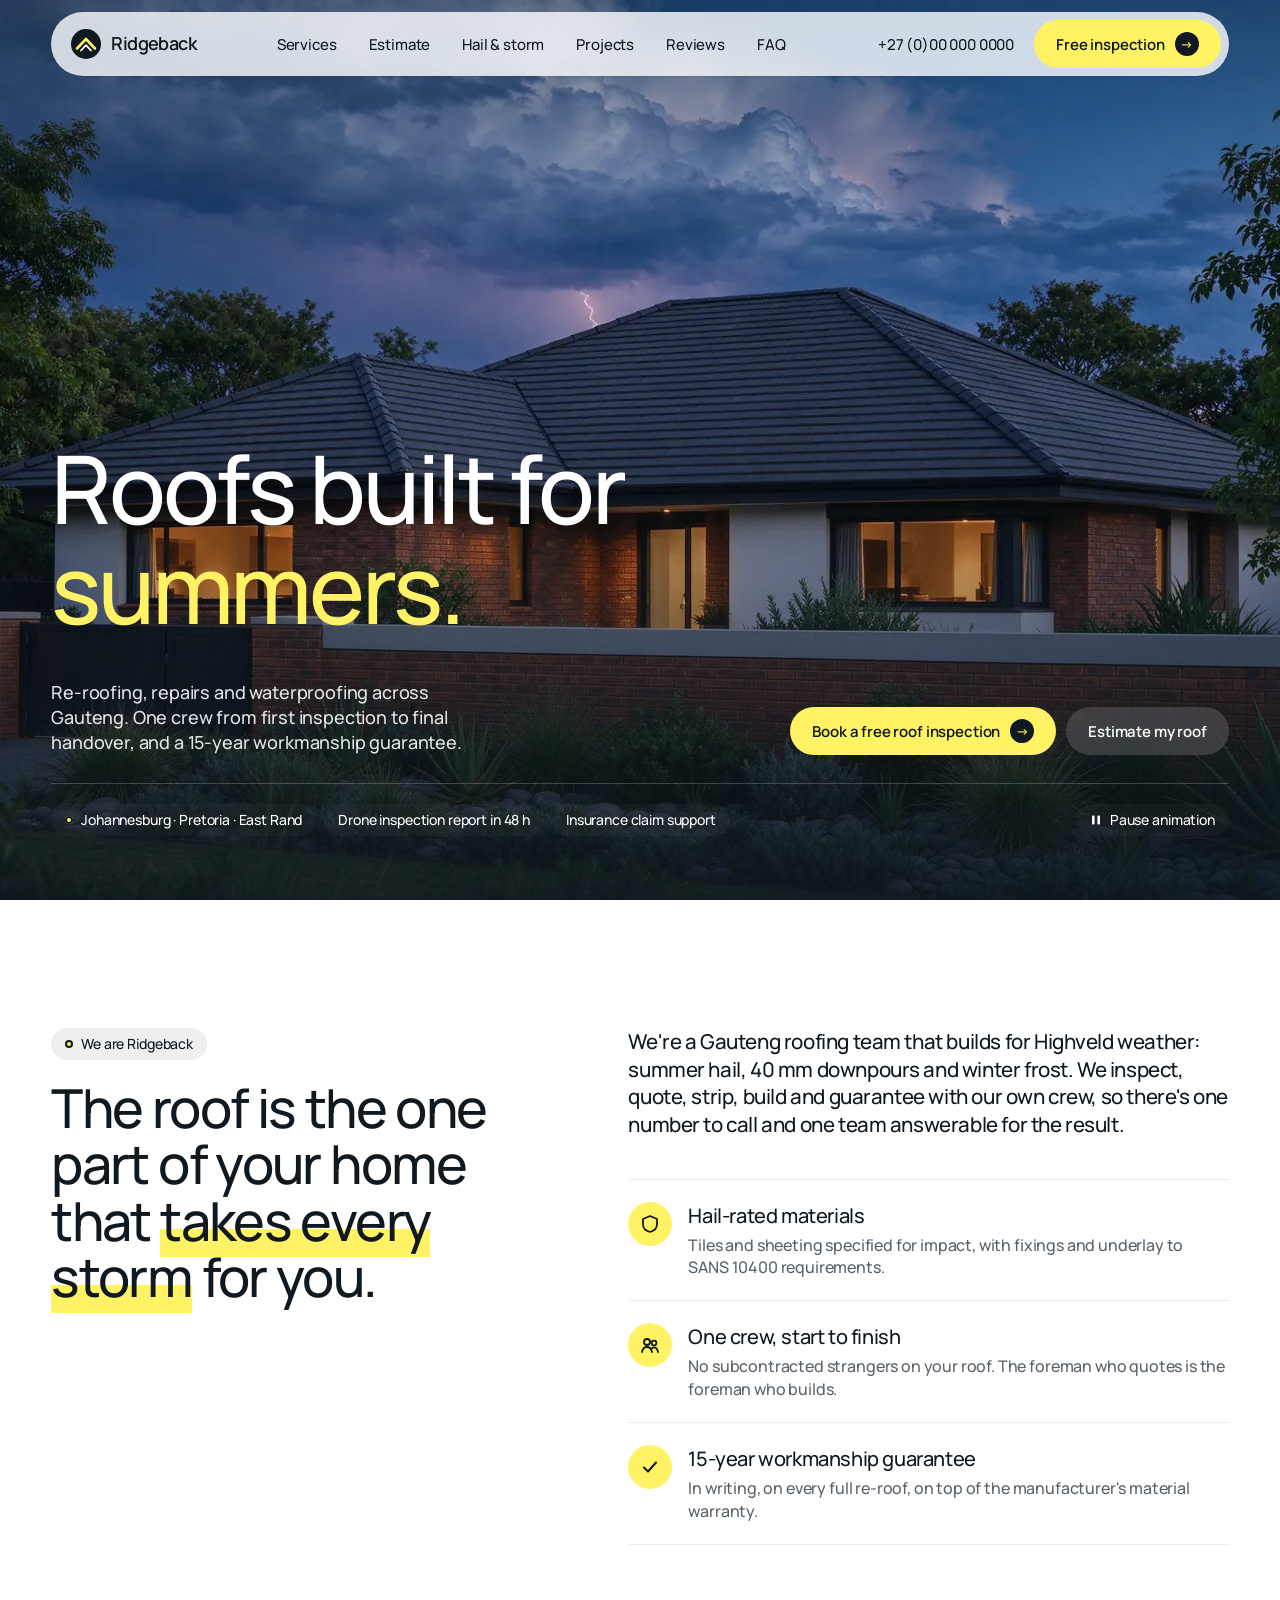
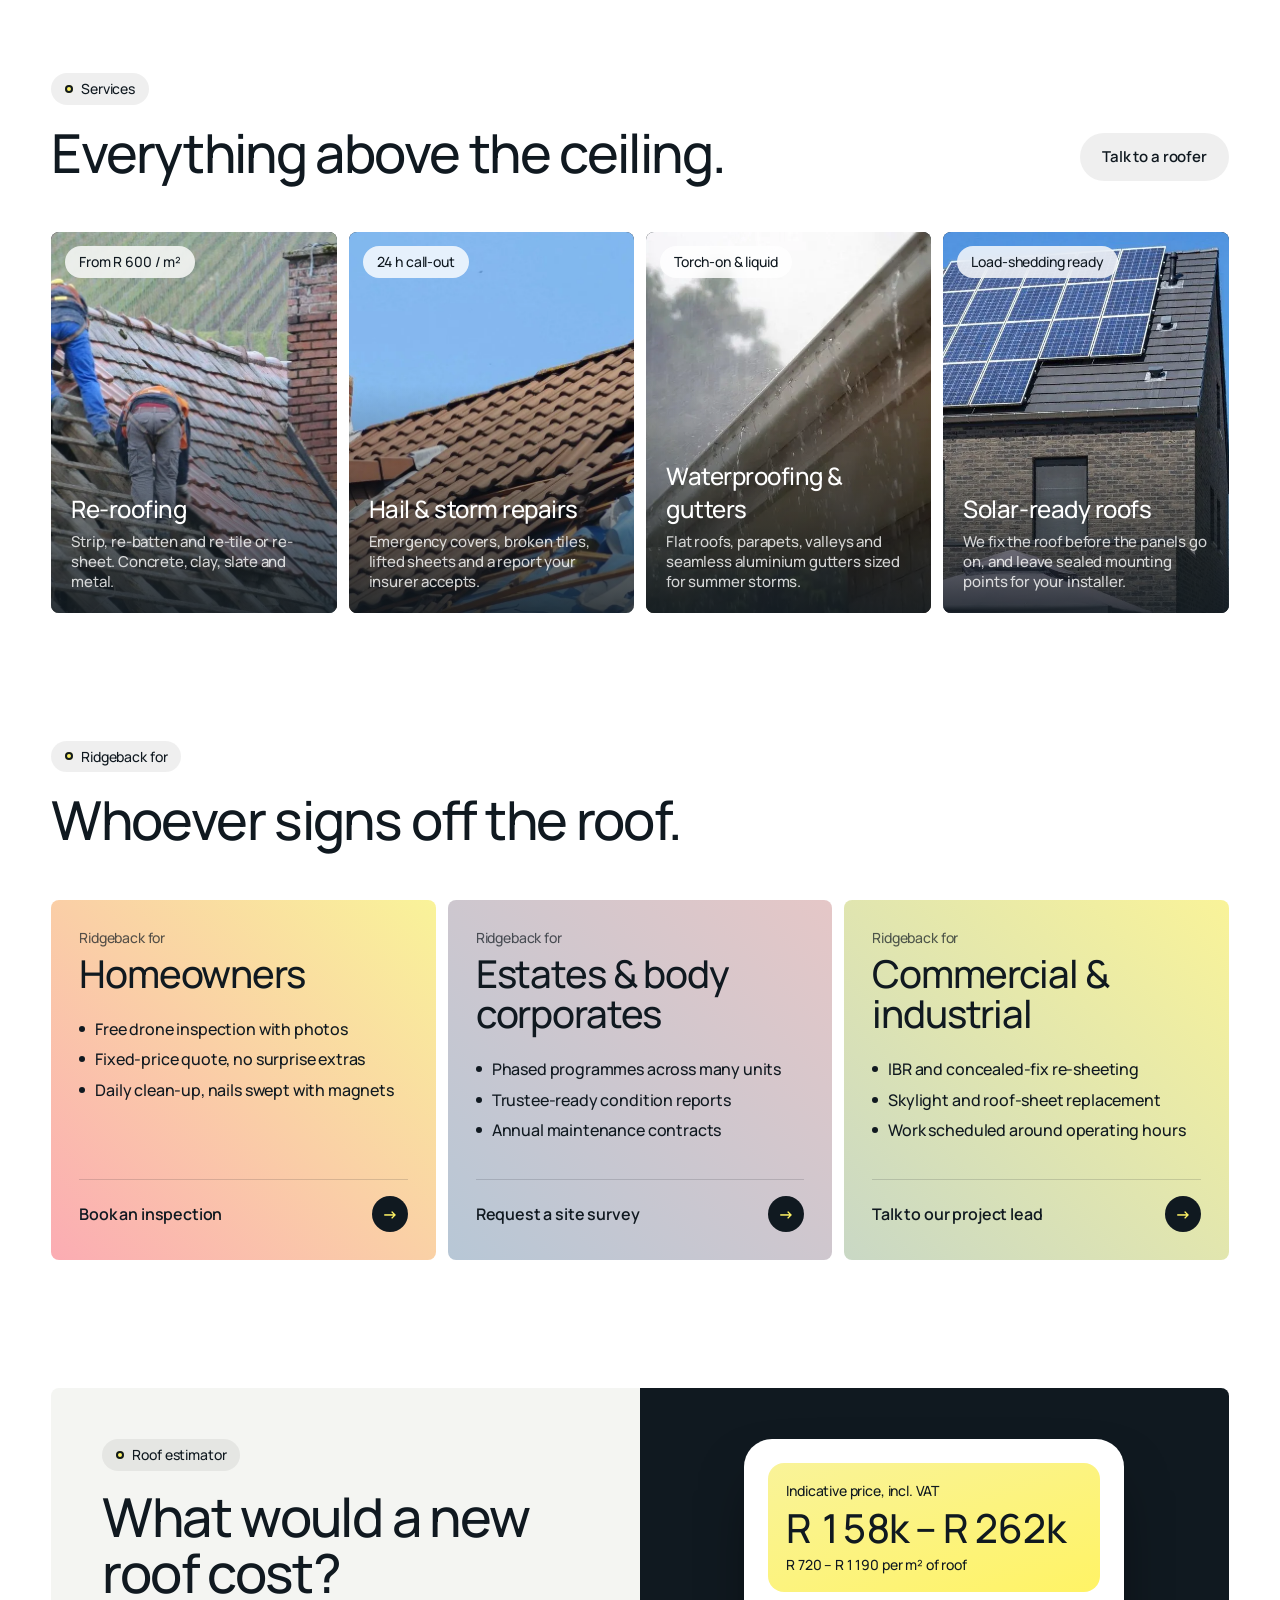
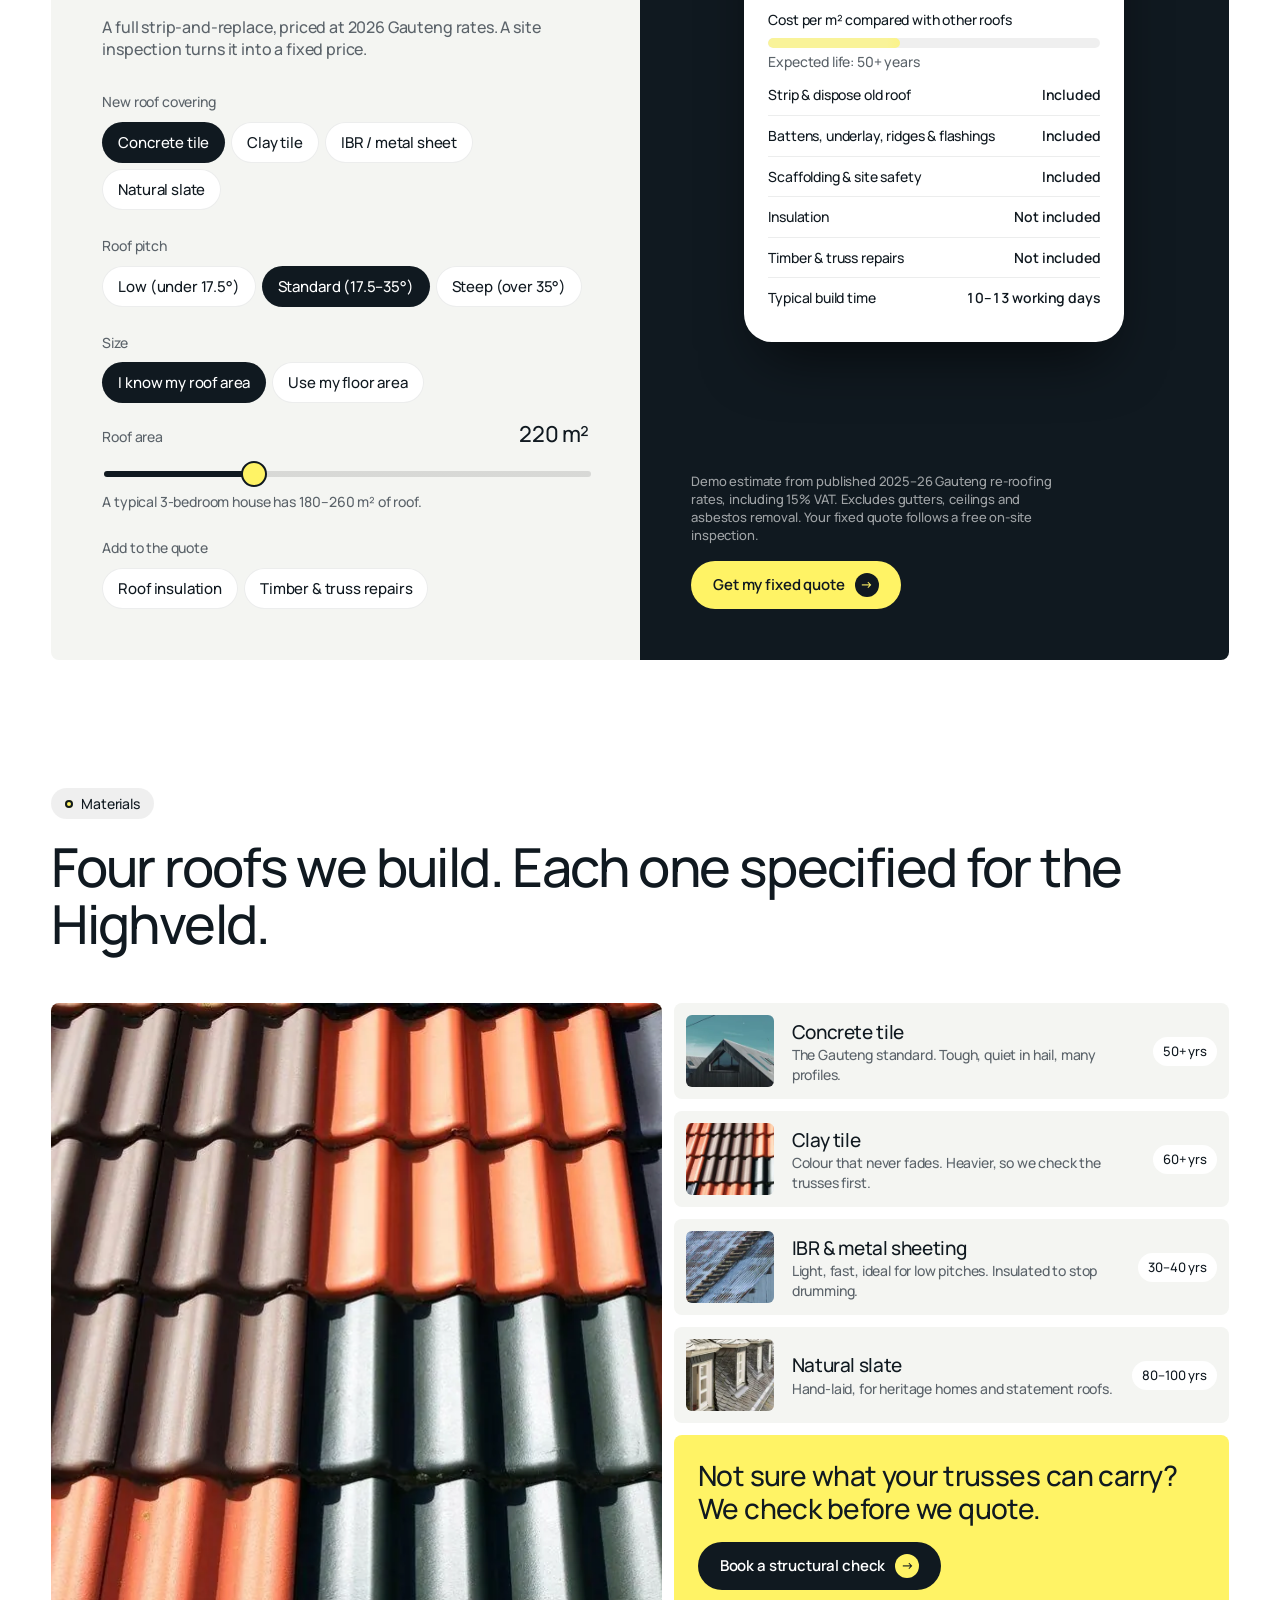
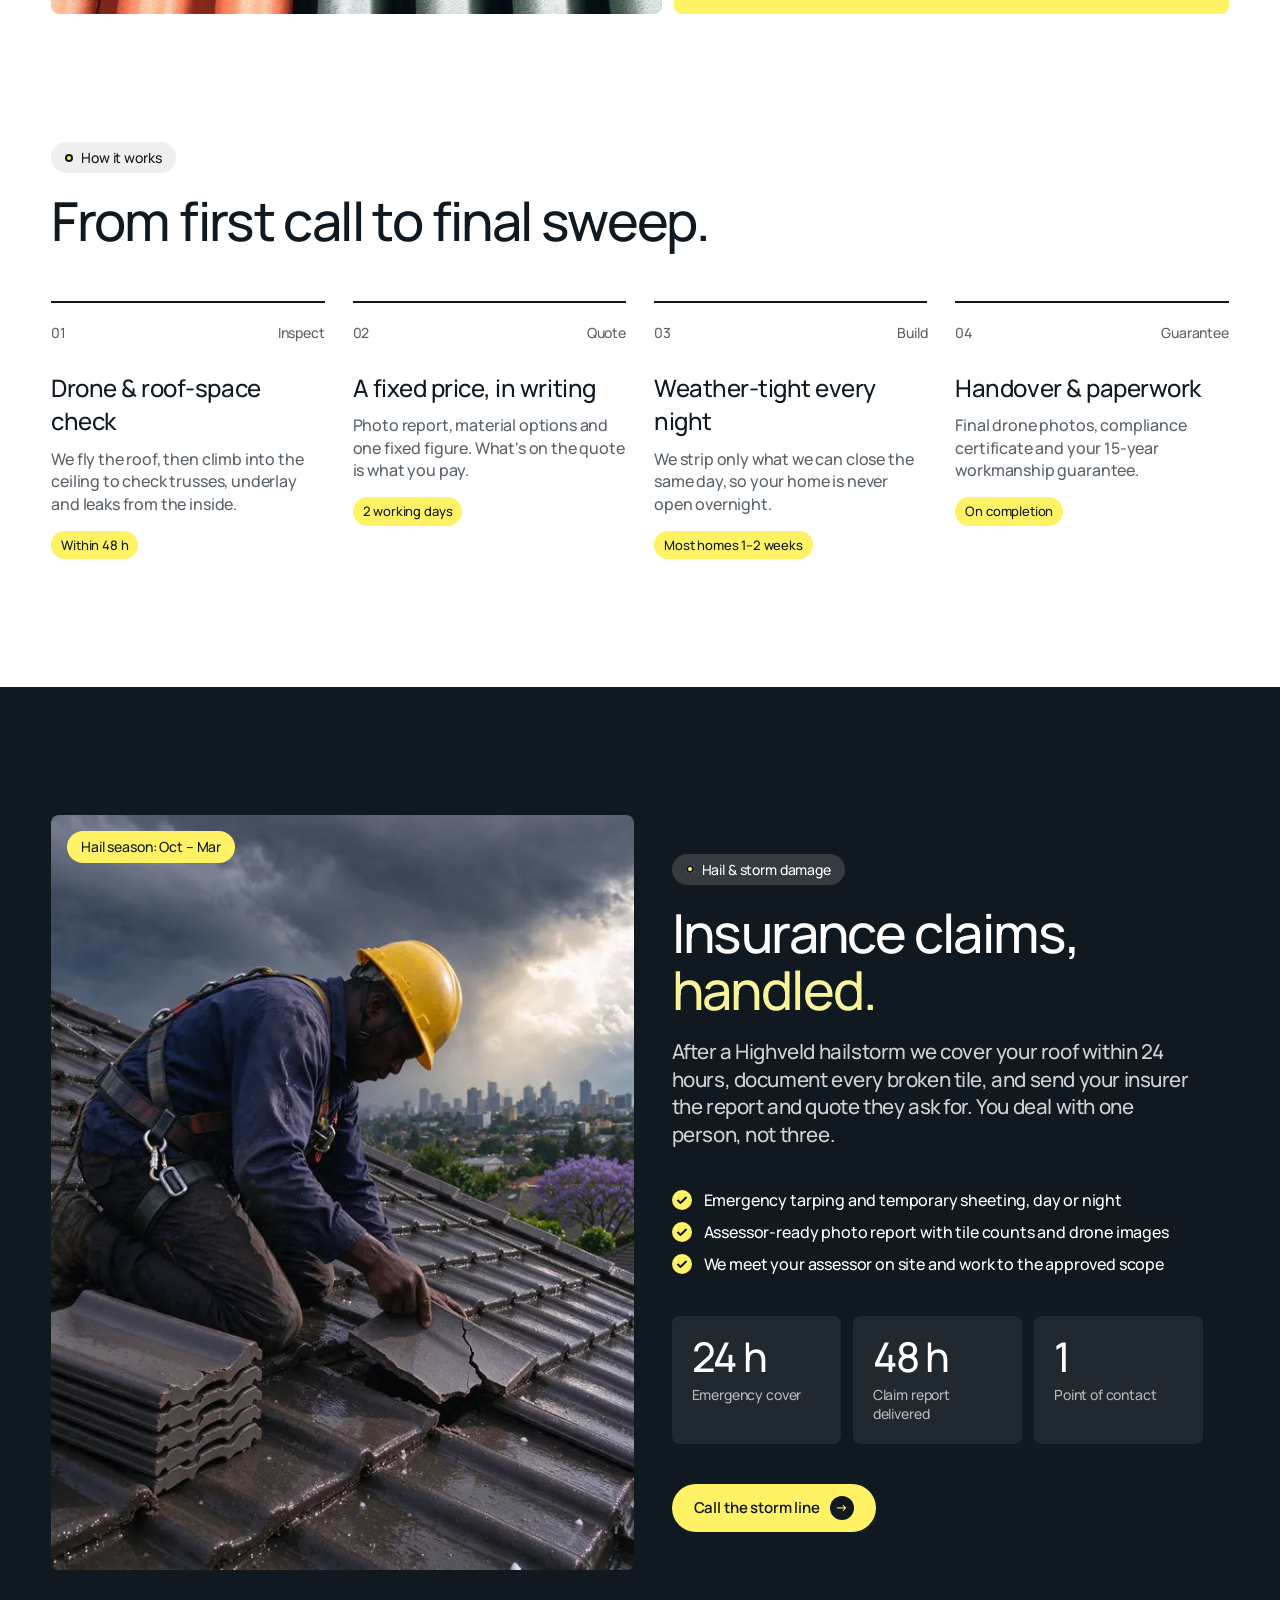
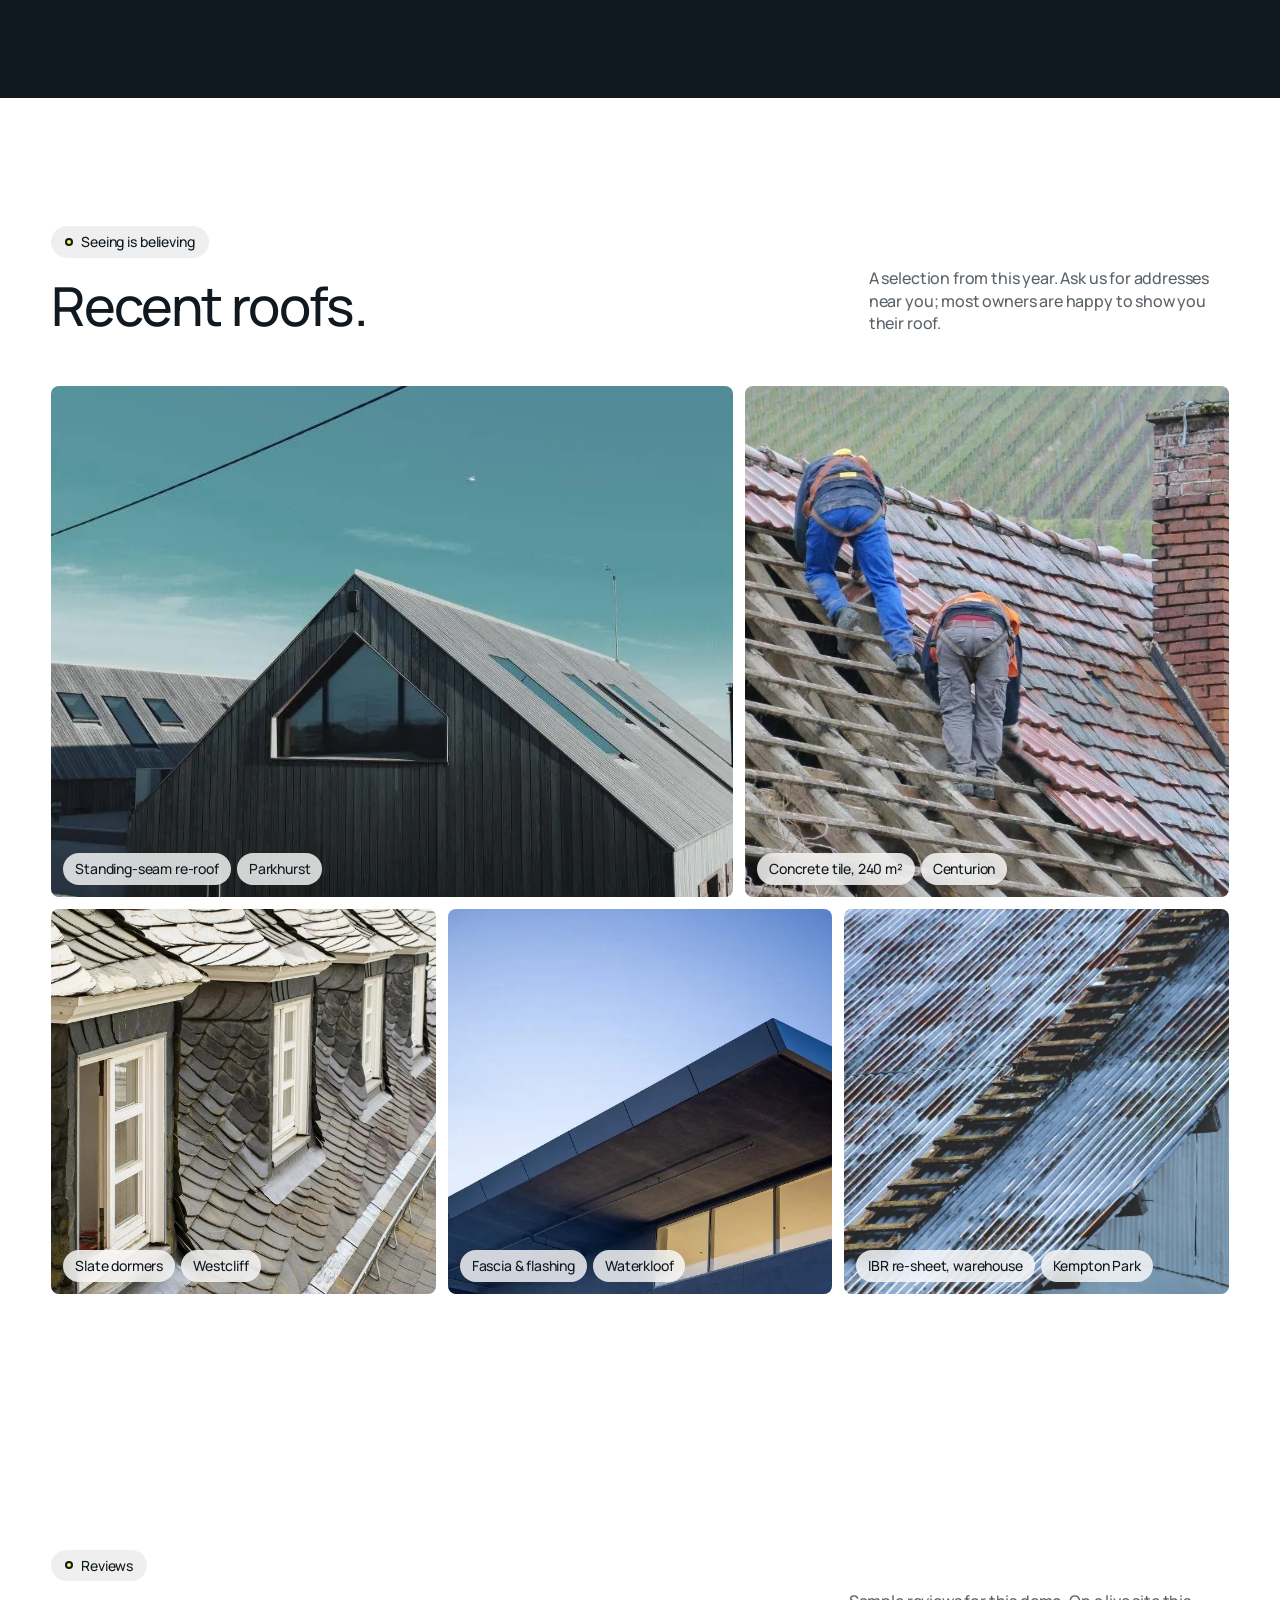
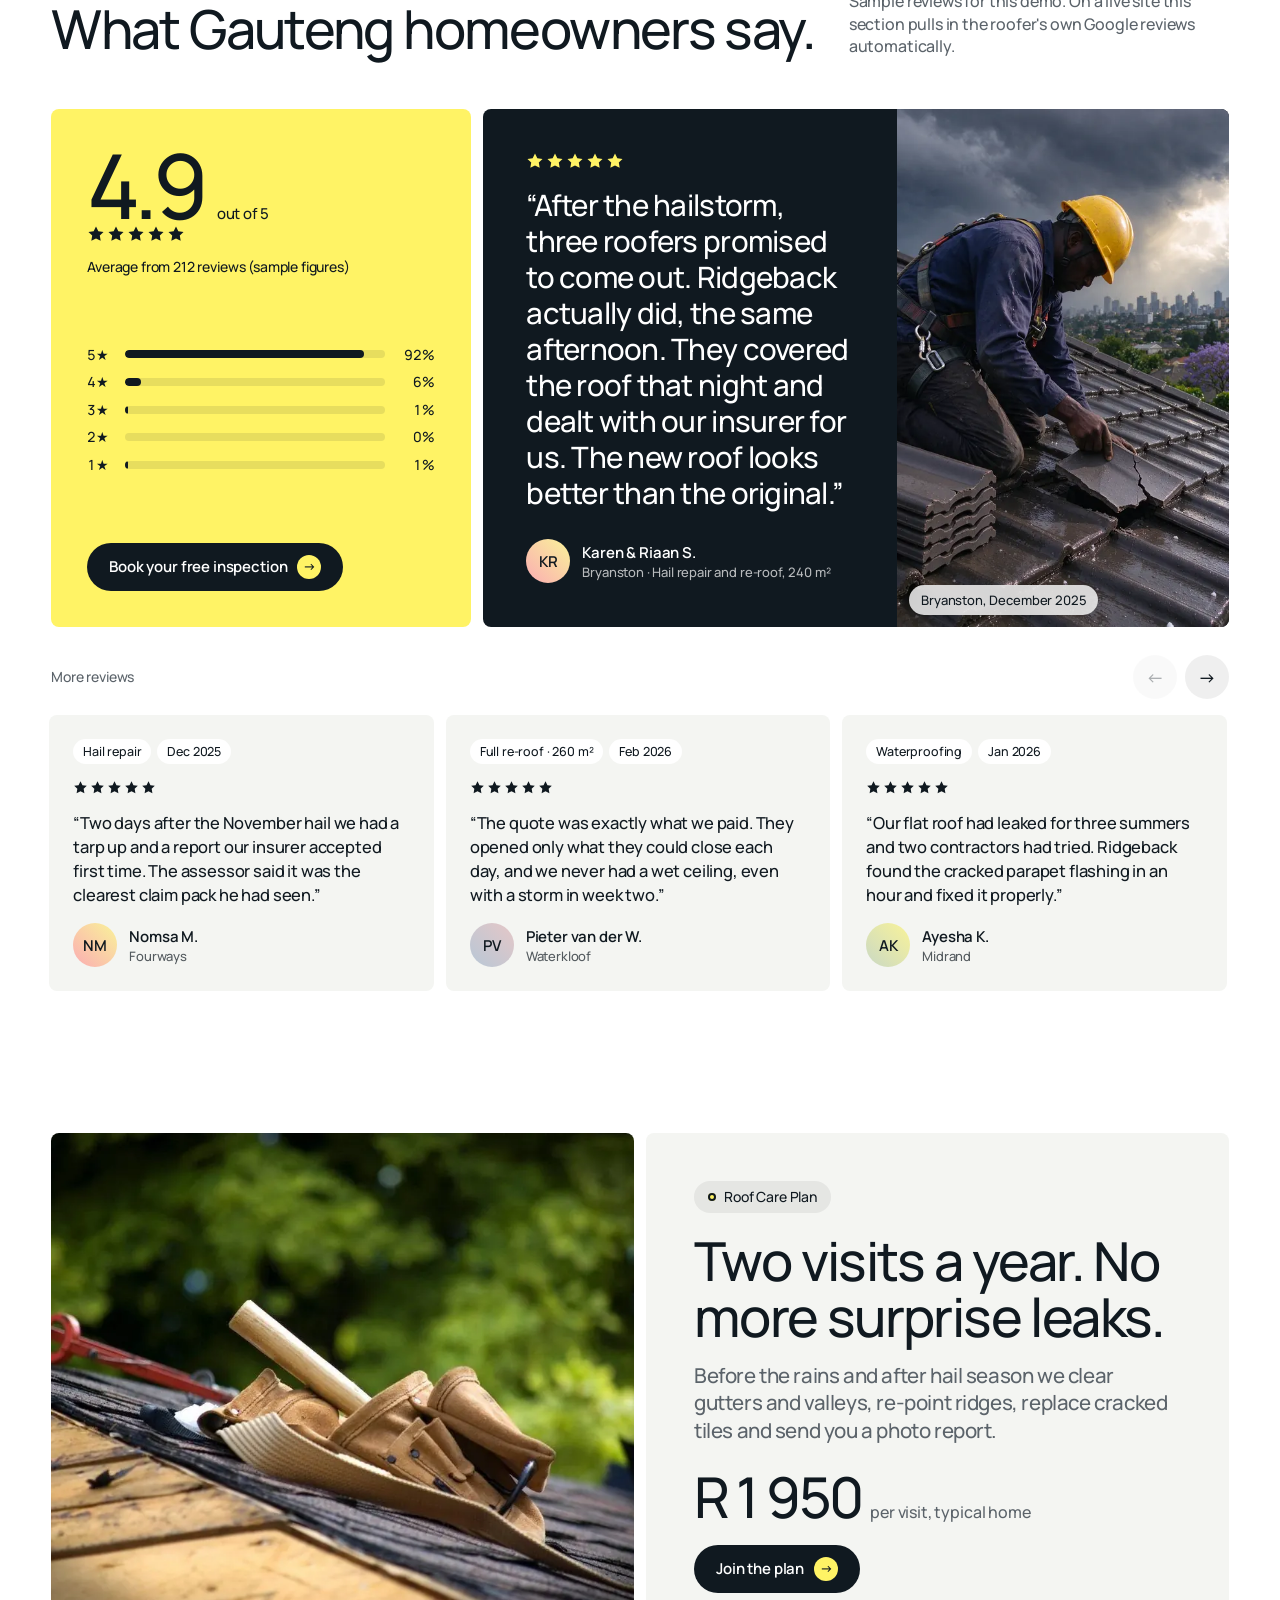
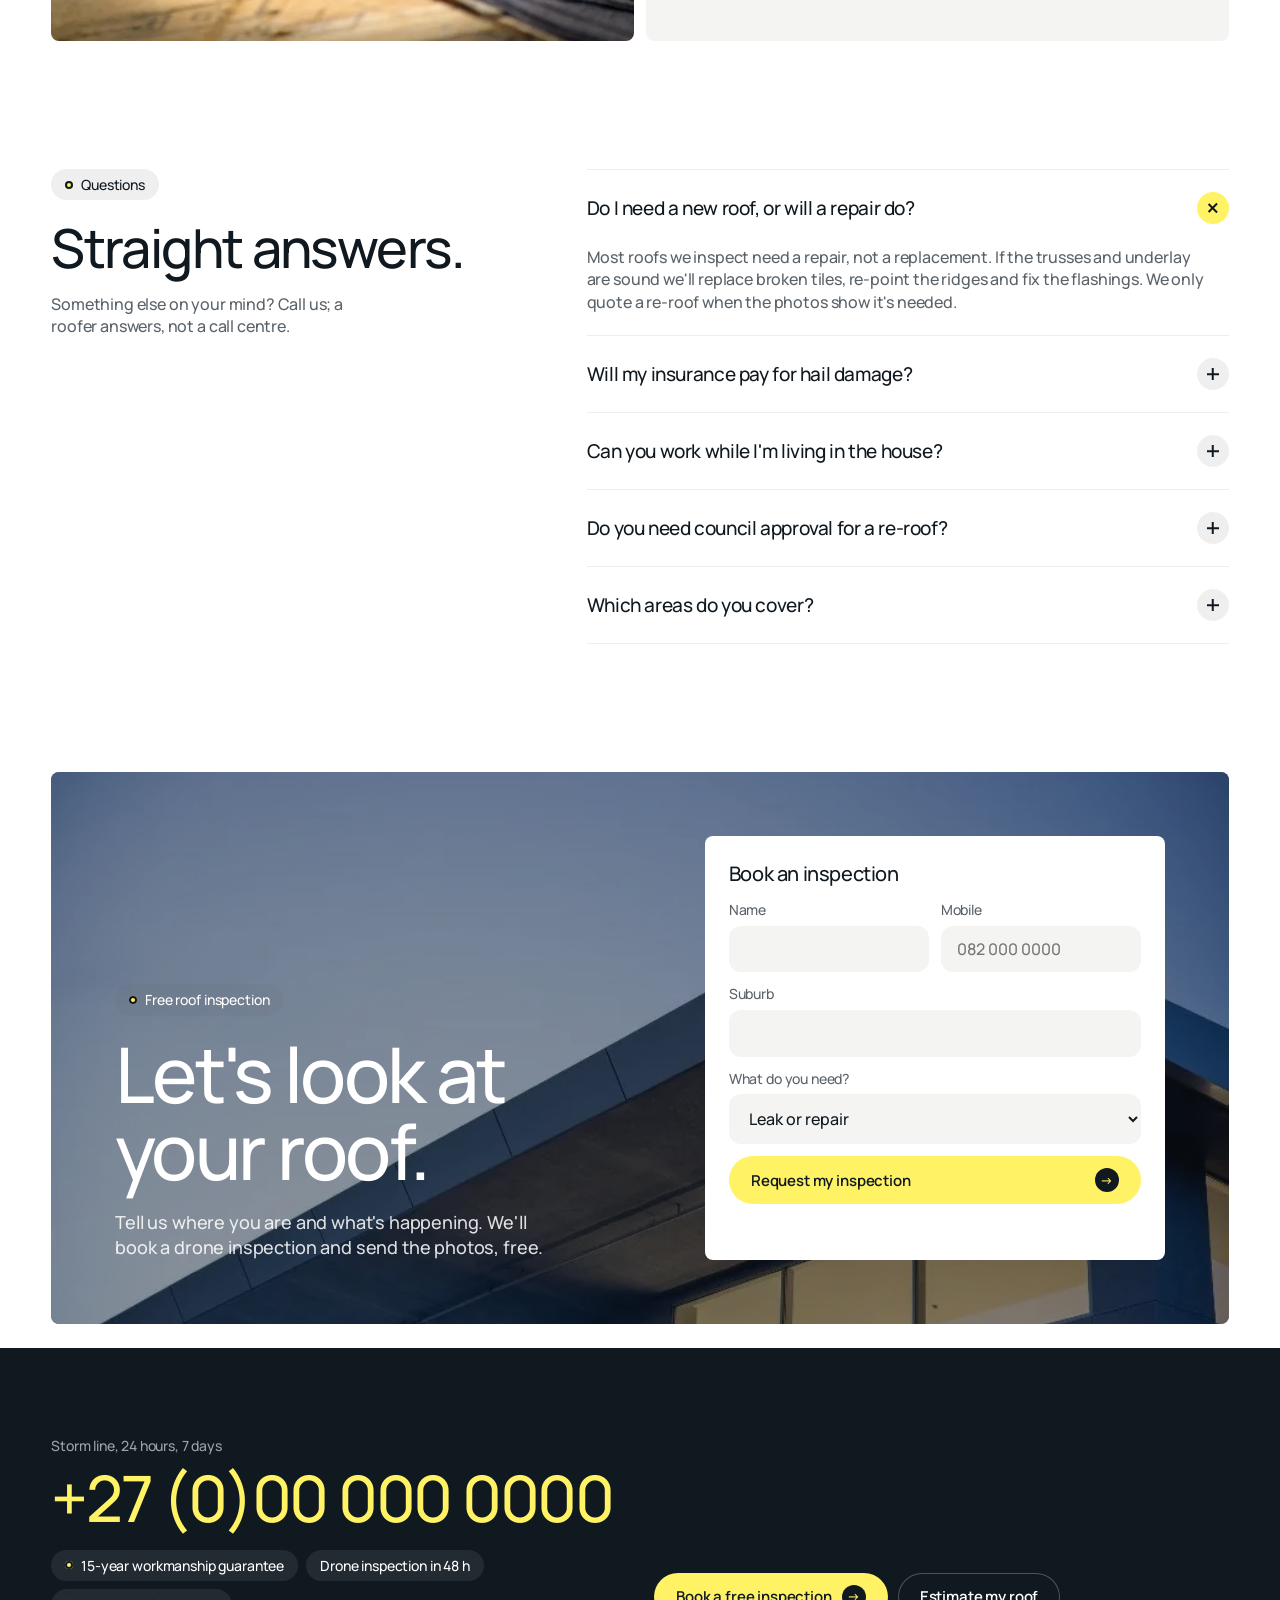
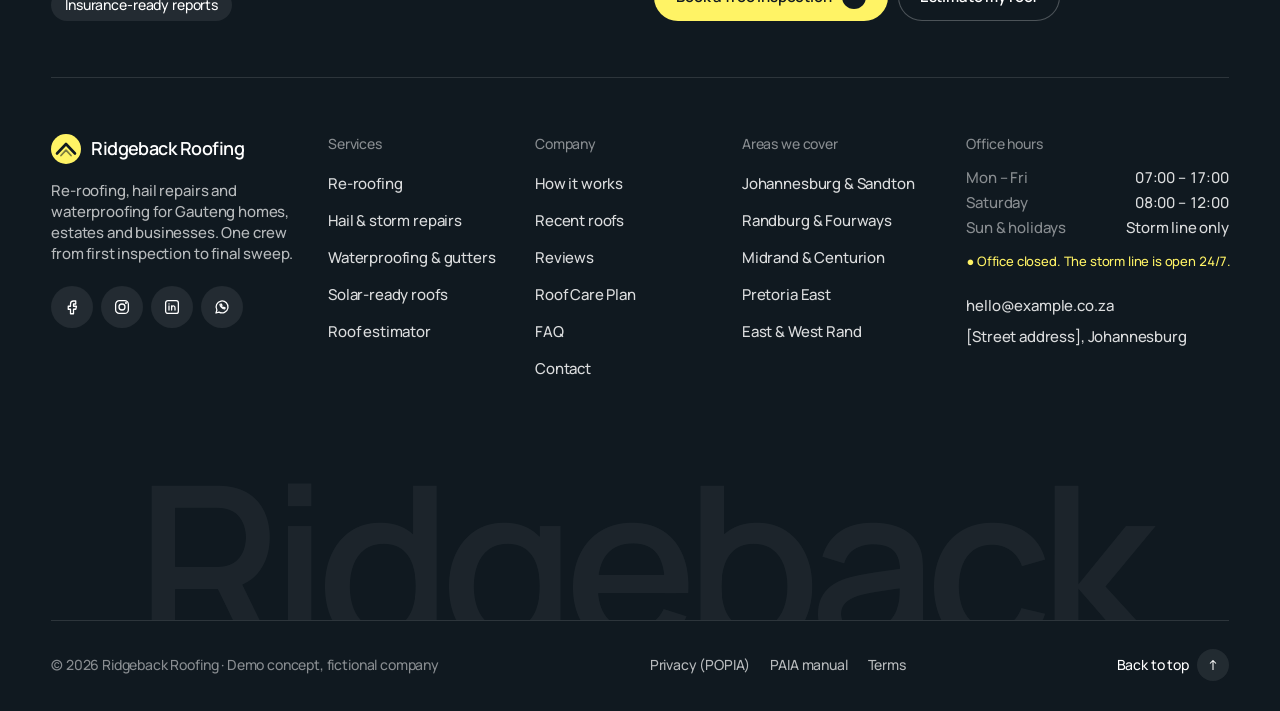
<file: sites/ridgeback-roofing/index.html>
<!doctype html>
<html lang="en-ZA">
<head>
<meta charset="utf-8">
<meta name="viewport" content="width=device-width, initial-scale=1, viewport-fit=cover">
<title>Ridgeback Roofing</title>
<meta name="theme-color" content="#101920">
<meta property="og:type" content="website">
<meta property="og:title" content="Ridgeback Roofing">
<meta property="og:description" content="Re-roofing, hail repairs and waterproofing across Gauteng. Free drone roof inspection and a 15-year workmanship guarantee.">
<link rel="icon" href="data:image/svg+xml,%3Csvg xmlns='http://www.w3.org/2000/svg' viewBox='0 0 30 30'%3E%3Crect width='30' height='30' rx='15' fill='%23101920'/%3E%3Cpath d='M6 19.5 15 10l9 9.5' fill='none' stroke='%23fff365' stroke-width='2.6' stroke-linecap='round' stroke-linejoin='round'/%3E%3C/svg%3E">
<meta name="description" content="Ridgeback Roofing re-roofs, repairs and waterproofs homes and buildings across Gauteng. Hail-rated materials, one crew from inspection to handover, and a 15-year workmanship guarantee.">
<script>document.documentElement.classList.add("js")</script>
<link rel="preload" as="image" href="assets/hero-1600.webp" imagesrcset="assets/hero-900.webp 900w, assets/hero-1600.webp 1600w, assets/hero-2400.webp 2400w" imagesizes="100vw">
<link rel="preconnect" href="https://fonts.googleapis.com">
<link rel="preconnect" href="https://fonts.gstatic.com" crossorigin>
<link rel="stylesheet" href="https://fonts.googleapis.com/css2?family=Manrope:wght@400;500;600&display=swap">
<style>
/* Reference lock: Autarq (autarq.com). Ink #101920 on white, sun yellow #fff365 as the only accent
   (CTAs, highlights, shimmer), pastel gradients only on audience cards, 999px pills, 8px media radius,
   glass nav, weight 500 with tight negative tracking. TT Firs Neue (proprietary) → Manrope. */
:root{
  --ink:#101920;
  --ink-92:#101920e6;
  --canvas:#ffffff;
  --mist:#f4f5f2;
  --sun:#fff365;
  --sun-pale:#f9f399;
  --grey-10:#6666661a;
  --grey-20:#66666633;
  --muted:#5b636a;
  --line:#10192014;
  --glass:#ffffffcc;
  --grad-rose:linear-gradient(45deg,#fbacb3 0%,#f9f399 100%);
  --grad-dusk:linear-gradient(45deg,#b7c7d6 0%,#e5c7c7 100%);
  --grad-sage:linear-gradient(45deg,#c9d8c5 0%,#f9f399 100%);
  --shimmer:linear-gradient(to right,#f9f399 30%,#fff365 40%,#f9f399 50%);
  --sans:"Manrope",Helvetica,system-ui,sans-serif;
  --r:8px;
  --pill:999px;
  --gutter:clamp(16px,4vw,56px);
  --max:1360px;
  color-scheme:light;
}
*,*::before,*::after{box-sizing:border-box}
[hidden]{display:none!important}
html{-webkit-text-size-adjust:100%;scroll-behavior:smooth}
body{margin:0;background:var(--canvas);color:var(--ink);font:500 16px/1.4 var(--sans);letter-spacing:-.01em;-webkit-font-smoothing:antialiased}
img{display:block;max-width:100%}
a{color:inherit}
h1,h2,h3,h4,p{margin:0}
:focus-visible{outline:2px solid var(--ink);outline-offset:3px;border-radius:4px}
.wrap{max-width:var(--max);margin:0 auto;padding:0 var(--gutter)}
.sr{position:absolute;width:1px;height:1px;overflow:hidden;clip:rect(0 0 0 0);white-space:nowrap}

/* type */
.display{font-size:clamp(44px,7.4vw,108px);line-height:1;letter-spacing:-.035em;font-weight:500}
.h2{font-size:clamp(32px,4.2vw,56px);line-height:1.05;letter-spacing:-.03em;font-weight:500}
.h3{font-size:clamp(22px,2.2vw,28px);line-height:1.15;letter-spacing:-.02em;font-weight:500}
.lead{font-size:clamp(18px,1.6vw,22px);line-height:1.35;letter-spacing:-.02em}
.small{font-size:14px;line-height:1.4}
.muted{color:var(--muted)}
.chip{display:inline-flex;align-items:center;gap:8px;padding:6px 14px;border-radius:var(--pill);background:var(--grey-10);font-size:14px;letter-spacing:-.01em}
.chip .dot{width:8px;height:8px;border-radius:50%;background:var(--sun);box-shadow:0 0 0 2px var(--ink) inset}
.on-dark .chip{background:#ffffff26;color:#fff}

/* buttons */
.btn{display:inline-flex;align-items:center;gap:10px;height:48px;padding:0 22px;border-radius:var(--pill);border:0;font:600 15px/1 var(--sans);letter-spacing:-.01em;text-decoration:none;cursor:pointer;transition:transform .2s ease,background-color .2s ease}
.btn:hover{transform:translateY(-1px)}
.btn-sun{background:var(--sun);color:var(--ink)}
.btn-sun:hover{background:var(--shimmer);background-size:300% 100%;animation:shimmer 1.6s linear infinite}
.btn-ink{background:var(--ink);color:#fff}
.btn-ghost{background:var(--grey-10);color:var(--ink)}
.btn-glass{background:#ffffff26;color:#fff;backdrop-filter:blur(12px);-webkit-backdrop-filter:blur(12px)}
.btn .arr{width:24px;height:24px;border-radius:50%;display:grid;place-items:center;background:var(--ink);color:var(--sun);font-size:13px}
.btn-ink .arr{background:var(--sun);color:var(--ink)}
@keyframes shimmer{from{background-position:100% 0}to{background-position:-100% 0}}

/* nav */
.nav{position:fixed;inset:calc(12px + env(safe-area-inset-top,0px)) var(--gutter) auto;z-index:50;display:flex;align-items:center;gap:16px;max-width:calc(var(--max) - 2*var(--gutter));margin:0 auto;padding:8px 8px 8px 20px;border-radius:var(--pill);background:var(--glass);backdrop-filter:blur(18px) saturate(1.4);-webkit-backdrop-filter:blur(18px) saturate(1.4);box-shadow:0 1px 0 var(--line)}
.logo{display:flex;align-items:center;gap:10px;text-decoration:none;font-weight:600;font-size:18px;letter-spacing:-.03em;white-space:nowrap}
.logo svg{flex:none}
.nav-links{display:flex;gap:4px;margin:0 auto;padding:0;list-style:none}
.nav-links a{display:block;padding:10px 14px;border-radius:var(--pill);text-decoration:none;font-size:15px}
.nav-links a:hover{background:var(--grey-10)}
.nav-cta{display:flex;align-items:center;gap:8px}
.nav-tel{font-size:15px;text-decoration:none;padding:10px 12px;white-space:nowrap}
.menu-btn{display:none;width:44px;height:44px;border-radius:50%;border:0;background:var(--grey-10);cursor:pointer;place-items:center}
.menu-btn span{display:block;width:16px;height:1.5px;background:var(--ink);position:relative}
.menu-btn span::before,.menu-btn span::after{content:"";position:absolute;left:0;width:16px;height:1.5px;background:var(--ink)}
.menu-btn span::before{top:-5px}.menu-btn span::after{top:5px}
.drawer{display:none}

/* hero */
.hero{position:relative;min-height:100svh;display:flex;align-items:flex-end;color:#fff;overflow:hidden;background:var(--ink)}
.hero img{position:absolute;inset:0;width:100%;height:100%;object-fit:cover;object-position:50% 60%;transform:scale(1.06);animation:settle 2.4s cubic-bezier(.2,.7,.2,1) forwards}
@keyframes settle{to{transform:scale(1)}}
.hero::after{content:"";position:absolute;inset:0;background:linear-gradient(180deg,#10192066 0%,#10192000 30%,#10192000 45%,#101920cc 100%)}
.hero-inner{position:relative;z-index:1;width:100%;padding-bottom:clamp(28px,5vw,64px)}
.hero h1{max-width:12ch}
.rot{display:inline-grid;vertical-align:bottom;overflow:hidden;line-height:1.12;padding-bottom:.04em;margin-bottom:-.04em}
.rot .w{grid-area:1/1;white-space:nowrap;visibility:hidden}
.rot .w.on,.rot .w.off{visibility:visible}
.rot .w > i{display:inline-block;font-style:normal;transform:translateY(105%);opacity:0;transition:transform .85s cubic-bezier(.22,1,.36,1),opacity .6s ease;transition-delay:calc(var(--i) * 28ms)}
.rot .w.on > i{transform:none;opacity:1}
.rot .w.off > i{transform:translateY(-105%);opacity:0;transition-duration:.6s,.45s;transition-timing-function:cubic-bezier(.55,0,.75,0),ease}
.rot .w.snap > i{transition:none}
.rot.hl{color:var(--sun)}
.hero-row{display:flex;flex-wrap:wrap;justify-content:space-between;align-items:flex-end;gap:24px;margin-top:clamp(24px,3vw,40px)}
.hero-row p{max-width:440px;font-size:18px;line-height:1.4;color:#ffffffe0}
.hero-ctas{display:flex;flex-wrap:wrap;gap:10px}
.hero-meta{display:flex;flex-wrap:wrap;gap:8px;margin-top:28px;padding-top:20px;border-top:1px solid #ffffff33}

/* sections */
section{scroll-margin-top:90px}
.sec{padding:clamp(72px,10vw,140px) 0}
.sec-head{display:flex;flex-wrap:wrap;justify-content:space-between;align-items:flex-end;gap:24px;margin-bottom:clamp(32px,4vw,56px)}
.sec-head > div{flex:1 1 520px}
.sec-head .chip{margin-bottom:20px}

/* intro */
.intro{display:grid;grid-template-columns:1fr 1.2fr;gap:clamp(32px,6vw,96px);align-items:start}
.intro .h2 em{font-style:normal;background:linear-gradient(transparent 62%,var(--sun) 62%)}
.intro-copy .lead{margin-bottom:40px}
.values{display:grid;gap:0;border-top:1px solid var(--line)}
.value{display:grid;grid-template-columns:44px 1fr;gap:16px;padding:22px 0;border-bottom:1px solid var(--line)}
.value .ico{width:44px;height:44px;border-radius:50%;background:var(--sun);display:grid;place-items:center}
.value h3{font-size:20px;letter-spacing:-.02em;font-weight:500;margin-bottom:4px}
.value p{color:var(--muted);font-size:16px}

/* services grid */
.services{display:grid;grid-template-columns:repeat(4,1fr);gap:12px}
.svc{position:relative;border-radius:var(--r);overflow:hidden;aspect-ratio:3/4;color:#fff;text-decoration:none;background:var(--ink);isolation:isolate}
.svc img{position:absolute;inset:0;width:100%;height:100%;object-fit:cover;transition:transform .8s cubic-bezier(.2,.7,.2,1)}
.svc:hover img{transform:scale(1.05)}
.svc::after{content:"";position:absolute;inset:0;background:linear-gradient(180deg,#10192000 40%,#101920d9 100%);z-index:0}
.svc-body{position:absolute;inset:auto 0 0 0;z-index:1;padding:20px}
.svc .chip{position:absolute;top:14px;left:14px;z-index:1;background:var(--glass);color:var(--ink);backdrop-filter:blur(10px);-webkit-backdrop-filter:blur(10px)}
.svc h3{font-size:24px;letter-spacing:-.02em;font-weight:500;margin-bottom:6px}
.svc p{font-size:15px;color:#ffffffcc;line-height:1.35}

/* audience */
.aud{display:grid;grid-template-columns:repeat(3,1fr);gap:12px}
.aud-card{border-radius:var(--r);padding:28px;min-height:360px;display:flex;flex-direction:column;justify-content:space-between;text-decoration:none}
.aud-card:nth-child(1){background:var(--grad-rose)}
.aud-card:nth-child(2){background:var(--grad-dusk)}
.aud-card:nth-child(3){background:var(--grad-sage)}
.aud-card .for{font-size:14px;opacity:.7;margin-bottom:6px}
.aud-card h3{font-size:clamp(28px,3vw,40px);letter-spacing:-.03em;font-weight:500;line-height:1.05}
.aud-card ul{list-style:none;padding:0;margin:24px 0;display:grid;gap:8px}
.aud-card li{display:flex;gap:10px;font-size:16px}
.aud-card li::before{content:"";flex:none;width:6px;height:6px;margin-top:8px;border-radius:50%;background:var(--ink)}
.aud-card .go{display:flex;align-items:center;justify-content:space-between;padding-top:16px;border-top:1px solid #10192026;font-weight:600}
.aud-card .go b{width:36px;height:36px;border-radius:50%;background:var(--ink);color:var(--sun);display:grid;place-items:center;transition:transform .25s}
.aud-card:hover .go b{transform:translateX(4px)}

/* estimator */
.est{border-radius:var(--r);background:var(--mist);display:grid;grid-template-columns:1fr 1fr;overflow:hidden}
.est-form{padding:clamp(28px,4vw,56px)}
.est-form .h2{margin:18px 0 14px}
.est-form > p{color:var(--muted);max-width:44ch;margin-bottom:32px}
fieldset{border:0;padding:0;margin:0 0 26px}
legend{font-size:14px;color:var(--muted);margin-bottom:10px;padding:0}
.seg{display:flex;flex-wrap:wrap;gap:6px}
.seg label{position:relative}
.seg input{position:absolute;opacity:0;inset:0;cursor:pointer}
.seg span{display:block;padding:10px 16px;border-radius:var(--pill);background:#fff;font-size:15px;box-shadow:0 0 0 1px var(--line) inset;transition:background .2s}
.seg input:checked + span{background:var(--ink);color:#fff;box-shadow:none}
.seg input:focus-visible + span{outline:2px solid var(--ink);outline-offset:2px}
.range-row{display:flex;justify-content:space-between;align-items:baseline;margin-bottom:10px}
.range-row output{font-size:22px;letter-spacing:-.02em}
input[type=range]{width:100%;appearance:none;-webkit-appearance:none;height:6px;border-radius:var(--pill);background:linear-gradient(90deg,var(--ink) var(--p,30%),var(--grey-20) var(--p,30%));outline-offset:6px}
input[type=range]::-webkit-slider-thumb{-webkit-appearance:none;width:26px;height:26px;border-radius:50%;background:var(--sun);border:2px solid var(--ink);cursor:grab}
input[type=range]::-moz-range-thumb{width:22px;height:22px;border-radius:50%;background:var(--sun);border:2px solid var(--ink);cursor:grab}
.est-out{background:var(--ink);color:#fff;padding:clamp(28px,4vw,56px);display:flex;flex-direction:column;justify-content:space-between;gap:32px}
.phone{background:#fff;color:var(--ink);border-radius:28px;padding:24px;max-width:380px;width:100%;margin:0 auto;box-shadow:0 30px 60px -20px #000a}
.phone .top{border-radius:16px;padding:18px;background:linear-gradient(160deg,var(--sun-pale),var(--sun));margin-bottom:18px}
.phone .top p{font-size:14px}
.phone .top .price{font-size:clamp(30px,3.4vw,40px);letter-spacing:-.03em;line-height:1.05;margin-top:6px;font-variant-numeric:tabular-nums}
.bar{height:10px;border-radius:var(--pill);background:var(--grey-10);overflow:hidden;margin:8px 0 4px}
.bar i{display:block;height:100%;width:50%;border-radius:inherit;background:var(--shimmer);background-size:300% 100%;animation:shimmer 2.4s linear infinite;transition:width .6s cubic-bezier(.2,.7,.2,1)}
.rows{display:grid;gap:10px;font-size:14px;margin-top:14px}
.rows div{display:flex;justify-content:space-between;gap:12px;padding-bottom:10px;border-bottom:1px solid var(--line)}
.rows div:last-child{border:0}
.rows b{font-weight:600;font-variant-numeric:tabular-nums}
.est-warn{margin-top:12px;padding:12px 14px;border-radius:12px;background:var(--sun-pale);font-size:14px;line-height:1.4;max-width:52ch}
.est-note{font-size:13px;color:#ffffff99;max-width:48ch}

/* materials */
.mat{display:grid;grid-template-columns:1.1fr 1fr;gap:12px}
.mat-img{border-radius:var(--r);overflow:hidden;min-height:520px;position:relative}
.mat-img img{position:absolute;inset:0;width:100%;height:100%;object-fit:cover}
.mat-list{display:grid;gap:12px;grid-template-rows:repeat(4,auto) 1fr}
.mat-item{display:grid;grid-template-columns:88px 1fr auto;gap:18px;align-items:center;padding:12px;border-radius:var(--r);background:var(--mist)}
.mat-item img{width:88px;height:72px;object-fit:cover;border-radius:6px}
.mat-item h3{font-size:19px;font-weight:500;letter-spacing:-.02em}
.mat-item p{font-size:14px;color:var(--muted)}
.mat-item .tag{font-size:13px;padding:5px 10px;border-radius:var(--pill);background:#fff;white-space:nowrap}
.mat-cta{border-radius:var(--r);background:var(--sun);padding:24px;display:flex;flex-direction:column;justify-content:space-between;gap:18px}

/* process */
.steps{display:grid;grid-template-columns:repeat(4,1fr);gap:28px;counter-reset:s}
.step{border-top:2px solid var(--ink);padding-top:20px}
.step .n{font-size:14px;color:var(--muted);margin-bottom:28px;display:flex;justify-content:space-between}
.step h3{font-size:24px;font-weight:500;letter-spacing:-.02em;margin-bottom:10px}
.step p{color:var(--muted);font-size:16px}
.step .when{display:inline-block;margin-top:16px;font-size:13px;padding:5px 10px;border-radius:var(--pill);background:var(--sun)}

/* storm (dark) */
.storm{background:var(--ink);color:#fff}
.storm-grid{display:grid;grid-template-columns:1fr 1fr;gap:12px}
.storm-img{border-radius:var(--r);overflow:hidden;position:relative;min-height:560px}
.storm-img img{position:absolute;inset:0;width:100%;height:100%;object-fit:cover;object-position:40% 40%}
.storm-img .chip{position:absolute;left:16px;top:16px;background:var(--sun);color:var(--ink)}
.storm-copy{padding:clamp(8px,3vw,40px) clamp(0px,2vw,32px);display:flex;flex-direction:column;justify-content:space-between;gap:40px}
.storm-copy .h2 .hl{background:var(--shimmer);background-size:300% 100%;-webkit-background-clip:text;background-clip:text;color:transparent;animation:shimmer 4s linear infinite}
.storm-copy .lead{color:#ffffffcc;margin-top:20px}
.stats{display:grid;grid-template-columns:repeat(3,1fr);gap:12px}
.stat{border-radius:var(--r);background:#ffffff12;padding:20px}
.stat b{display:block;font-size:clamp(30px,3.2vw,44px);font-weight:500;letter-spacing:-.03em;line-height:1}
.stat span{display:block;font-size:14px;color:#ffffffaa;margin-top:8px}
.checks{list-style:none;padding:0;margin:0;display:grid;gap:10px}
.checks li{display:flex;gap:12px;align-items:flex-start}
.checks li::before{content:"";flex:none;width:20px;height:20px;margin-top:1px;border-radius:50%;background:var(--sun) url("data:image/svg+xml,%3Csvg xmlns='http://www.w3.org/2000/svg' viewBox='0 0 20 20'%3E%3Cpath d='M6 10.5l2.5 2.5L14 7.5' fill='none' stroke='%23101920' stroke-width='2' stroke-linecap='round' stroke-linejoin='round'/%3E%3C/svg%3E") center/20px no-repeat}

/* projects */
.proj{display:grid;grid-template-columns:repeat(12,1fr);gap:12px}
.pj{position:relative;border-radius:var(--r);overflow:hidden;background:var(--mist);margin:0}
.pj img{width:100%;height:100%;object-fit:cover;transition:transform .8s cubic-bezier(.2,.7,.2,1)}
.pj:hover img{transform:scale(1.04)}
.pj figcaption{position:absolute;left:12px;bottom:12px;right:12px;display:flex;flex-wrap:wrap;gap:6px}
.pj figcaption span{padding:6px 12px;border-radius:var(--pill);background:var(--glass);backdrop-filter:blur(10px);-webkit-backdrop-filter:blur(10px);font-size:14px}
.pj-a{grid-column:span 7;aspect-ratio:4/3}
.pj-b{grid-column:span 5;aspect-ratio:auto}
.pj-c{grid-column:span 4;aspect-ratio:1/1}
.pj-d{grid-column:span 4;aspect-ratio:1/1}
.pj-e{grid-column:span 4;aspect-ratio:1/1}

/* plan */
.plan{display:grid;grid-template-columns:1fr 1fr;gap:12px;align-items:stretch}
.plan-img{border-radius:var(--r);overflow:hidden;position:relative;min-height:440px}
.plan-img img{position:absolute;inset:0;width:100%;height:100%;object-fit:cover}
.plan-card{border-radius:var(--r);background:var(--mist);padding:clamp(28px,4vw,48px);display:flex;flex-direction:column;gap:24px;justify-content:space-between}
.plan-price{display:flex;align-items:baseline;gap:8px}
.plan-price b{font-size:clamp(40px,4.4vw,60px);font-weight:500;letter-spacing:-.04em;line-height:1}

/* faq */
.faq{display:grid;grid-template-columns:1fr 1.4fr;gap:clamp(32px,6vw,96px)}
.faq details{border-bottom:1px solid var(--line)}
.faq details:first-child{border-top:1px solid var(--line)}
.faq summary{list-style:none;cursor:pointer;display:flex;justify-content:space-between;align-items:center;gap:20px;padding:22px 0;font-size:19px;letter-spacing:-.02em}
.faq summary::-webkit-details-marker{display:none}
.faq summary i{flex:none;width:32px;height:32px;border-radius:50%;background:var(--grey-10);position:relative;transition:background .2s,transform .3s}
.faq summary i::before,.faq summary i::after{content:"";position:absolute;left:50%;top:50%;width:12px;height:1.5px;background:var(--ink);transform:translate(-50%,-50%)}
.faq summary i::after{transform:translate(-50%,-50%) rotate(90deg)}
.faq details[open] summary i{background:var(--sun);transform:rotate(45deg)}
.faq details p{padding:0 0 22px;color:var(--muted);max-width:62ch}

/* contact */
.contact{padding-bottom:12px}
.cta{border-radius:var(--r);overflow:hidden;position:relative;color:#fff;background:var(--ink)}
.cta > img{position:absolute;inset:0;width:100%;height:100%;object-fit:cover;opacity:.55}
.cta-inner{position:relative;display:grid;grid-template-columns:1fr minmax(320px,460px);gap:40px;padding:clamp(28px,5vw,72px);align-items:end}
.cta .display{font-size:clamp(40px,6vw,88px)}
.cta-inner > div:first-child > p{margin-top:20px;color:#ffffffd9;max-width:40ch;font-size:18px}
#lead{background:#fff;color:var(--ink);border-radius:var(--r);padding:24px;display:grid;gap:12px}
#lead h3{font-size:20px;font-weight:500;letter-spacing:-.02em}
.field{display:grid;gap:6px}
.field label{font-size:14px;color:var(--muted)}
.field input,.field select,.field textarea{font:500 16px/1.3 var(--sans);color:var(--ink);padding:13px 16px;border-radius:12px;border:0;background:var(--mist);box-shadow:0 0 0 1px transparent inset;width:100%}
.field textarea{min-height:84px;resize:vertical}
.field input:focus,.field select:focus,.field textarea:focus{outline:none;box-shadow:0 0 0 2px var(--ink) inset}
.field [aria-invalid=true]{box-shadow:0 0 0 2px #c2353f inset}
.two{display:grid;grid-template-columns:1fr 1fr;gap:12px}
.form-msg{font-size:14px;min-height:1.4em;color:#c2353f}
.thanks{background:#fff;color:var(--ink);border-radius:var(--r);padding:28px 24px;display:grid;gap:14px;animation:pop .5s cubic-bezier(.22,1,.36,1)}
.thanks:focus{outline:none}
.thanks .tick{width:52px;height:52px;border-radius:50%;background:var(--sun);display:grid;place-items:center}
.thanks h3{font-size:22px;font-weight:500;letter-spacing:-.02em;line-height:1.2}
.next{list-style:none;margin:0;padding:0;display:grid;gap:10px;counter-reset:n}
.next li{display:grid;grid-template-columns:28px 1fr;column-gap:12px;font-size:15px;counter-increment:n}
.next li::before{content:counter(n);grid-row:span 2;width:28px;height:28px;border-radius:50%;background:var(--mist);display:grid;place-items:center;font-size:13px;font-weight:600}
.next b{font-weight:600}
.next span{color:var(--muted)}
.next span span{color:var(--ink)}
.thanks .btn{justify-self:start}
@keyframes pop{from{opacity:0;transform:translateY(12px) scale(.98)}to{opacity:1;transform:none}}

#lead .btn{justify-content:space-between;width:100%}

/* reviews */
.rev-top{display:grid;grid-template-columns:minmax(300px,.9fr) 1.6fr;gap:12px;margin-bottom:12px}
.rev-score{border-radius:var(--r);background:var(--sun);padding:clamp(24px,3vw,36px);display:flex;flex-direction:column;justify-content:space-between;gap:22px}
.rev-score .big{display:flex;align-items:baseline;gap:12px}
.rev-score .big b{font-size:clamp(64px,7vw,96px);font-weight:500;letter-spacing:-.05em;line-height:.9}
.rev-score .big span{font-size:15px}
.stars{display:inline-flex;gap:2px;color:var(--ink)}
.stars svg{width:18px;height:18px;fill:currentColor}
.dist{display:grid;gap:8px;margin:0;padding:0;list-style:none}
.dist li{display:grid;grid-template-columns:28px 1fr 40px;align-items:center;gap:10px;font-size:14px;font-variant-numeric:tabular-nums}
.dist i{display:block;height:8px;border-radius:var(--pill);background:#10192019;overflow:hidden}
.dist i::before{content:"";display:block;height:100%;width:var(--w);background:var(--ink);border-radius:inherit}
.dist li span:last-child{text-align:right}
.rev-feature{border-radius:var(--r);background:var(--ink);color:#fff;display:grid;grid-template-columns:1fr .8fr;overflow:hidden;margin:0}
.rev-feature blockquote{margin:0;padding:clamp(24px,3.4vw,44px);display:flex;flex-direction:column;justify-content:space-between;gap:28px}
.rev-feature blockquote p{font-size:clamp(22px,2.3vw,30px);line-height:1.22;letter-spacing:-.025em}
.rev-feature .stars{color:var(--sun)}
.rev-feature figure{margin:0;position:relative;min-height:260px}
.rev-feature figure img{position:absolute;inset:0;width:100%;height:100%;object-fit:cover}
.rev-feature figcaption{position:absolute;left:12px;bottom:12px;padding:6px 12px;border-radius:var(--pill);background:var(--glass);color:var(--ink);font-size:13px;backdrop-filter:blur(10px);-webkit-backdrop-filter:blur(10px)}
.who{display:flex;align-items:center;gap:12px}
.av{flex:none;width:44px;height:44px;border-radius:50%;display:grid;place-items:center;font-weight:600;font-size:15px;color:var(--ink);background:var(--grad-rose)}
.av.b{background:var(--grad-dusk)}.av.c{background:var(--grad-sage)}
.who b{display:block;font-weight:600;font-size:15px}
.who div span{display:block;font-size:13px;opacity:.7}
.rev-row-head{display:flex;justify-content:space-between;align-items:center;gap:16px;margin:28px 0 14px}
.rev-nav{display:flex;gap:8px}
.rev-nav button{width:44px;height:44px;border-radius:50%;border:0;background:var(--grey-10);color:var(--ink);font:500 18px/1 var(--sans);cursor:pointer;transition:background .2s,opacity .2s}
.rev-nav button:hover{background:var(--sun)}
.rev-nav button:disabled{opacity:.35;cursor:default;background:var(--grey-10)}
.rev-track{display:grid;grid-auto-flow:column;grid-auto-columns:calc((100% - 24px) / 3);gap:12px;overflow-x:auto;scroll-snap-type:x mandatory;scroll-behavior:smooth;padding:2px 2px 14px;margin:0 -2px;list-style:none;scrollbar-width:thin}
.rev-card{scroll-snap-align:start;border-radius:var(--r);background:var(--mist);padding:24px;display:flex;flex-direction:column;gap:16px;min-width:0}
.rev-card .meta{display:flex;flex-wrap:wrap;gap:6px}
.rev-card .meta span{font-size:12.5px;padding:4px 10px;border-radius:var(--pill);background:#fff}
.rev-card blockquote{margin:0;font-size:16.5px;line-height:1.45;letter-spacing:-.01em;flex:1}
.rev-card .stars svg{width:15px;height:15px}
.rev-note{font-size:13px;color:var(--muted);margin-top:10px;display:flex;gap:8px;align-items:center}
.rev-note::before{content:"";width:6px;height:6px;border-radius:50%;background:var(--muted);flex:none}
/* form inline errors + hero pause */
.err{font-size:13px;color:#c2353f;margin:0}
.rot-toggle{margin-left:auto;cursor:pointer;border:0;font:inherit;font-size:14px;color:inherit}
.rot-toggle svg{width:12px;height:12px;fill:currentColor}

/* footer: full-bleed ink, Autarq-style closing band */
footer{background:var(--ink);color:#fff;margin-top:12px;padding:clamp(48px,7vw,88px) 0 24px;overflow:hidden}
footer a{text-decoration:none}
.f-top{display:flex;flex-wrap:wrap;justify-content:space-between;align-items:flex-end;gap:28px;padding-bottom:clamp(36px,5vw,56px);border-bottom:1px solid #ffffff1f}
.f-top > div{flex:1 1 420px;min-width:0}
.f-top .label{font-size:14px;color:#ffffff99;margin-bottom:10px}
.f-tel{display:inline-block;font-size:clamp(34px,5vw,64px);font-weight:500;letter-spacing:-.035em;line-height:1;color:var(--sun);text-decoration:none}
.f-tel:hover{text-decoration:underline;text-decoration-thickness:2px;text-underline-offset:6px}
.f-top .chips{display:flex;flex-wrap:wrap;gap:8px;margin-top:20px}
.f-top .chip{background:#ffffff14;color:#fff}
.f-ctas{display:flex;flex-wrap:wrap;gap:10px}
.btn-line{background:transparent;color:#fff;box-shadow:0 0 0 1px #ffffff40 inset}
.btn-line:hover{background:#ffffff14}
.foot{display:grid;grid-template-columns:1.4fr 1fr 1fr 1.1fr 1.5fr;gap:32px;padding:clamp(36px,5vw,56px) 0}
.foot h4{font-size:14px;color:#ffffff80;font-weight:500;margin:0 0 14px}
.foot ul{list-style:none;padding:0;margin:0;display:grid;gap:4px}
.foot li{color:#ffffffd9;font-size:15px}
.foot ul a{display:inline-block;padding:6px 0;color:#ffffffd9;transition:color .2s}
.foot ul a:hover{color:var(--sun)}
.foot .areas li{padding:6px 0}
.f-brand .logo{color:#fff;margin-bottom:16px}
.f-brand .logo rect{fill:#fff365}
.f-brand .logo path:first-of-type{stroke:#101920}
.f-brand .logo path:last-of-type{stroke:#101920}
.f-brand p{color:#ffffffb3;max-width:34ch;font-size:15px}
.social{display:flex;gap:8px;margin-top:22px}
.social a{width:42px;height:42px;border-radius:50%;display:grid;place-items:center;background:#ffffff14;transition:background .2s}
.social a:hover{background:var(--sun)}
.social a:hover svg{stroke:#101920;fill:none}
.social svg{stroke:#fff;fill:none;stroke-width:1.7;stroke-linecap:round;stroke-linejoin:round}
.hours{display:grid;grid-template-columns:auto 1fr;gap:4px 14px;font-size:15px;color:#ffffffd9;margin:0}
.hours dt{color:#ffffff80}
.hours dd{margin:0;text-align:right;font-variant-numeric:tabular-nums;white-space:nowrap}
.hours .live{grid-column:1/-1;margin-top:10px;font-size:13px;color:var(--sun)}
.f-word{font-size:clamp(72px,17.5vw,260px);font-weight:600;letter-spacing:-.055em;line-height:1;color:#ffffff0d;margin:8px 0 0;height:.76em;overflow:hidden;white-space:nowrap;user-select:none;text-align:center}
.foot-base{display:flex;flex-wrap:wrap;justify-content:space-between;align-items:center;gap:16px;padding-top:22px;border-top:1px solid #ffffff1f;font-size:14px;color:#ffffff80}
.foot-base nav{display:flex;flex-wrap:wrap;gap:4px 20px}
.foot-base a{color:#ffffffb3;padding:6px 0}
.foot-base a:hover{color:#fff}
.to-top{display:inline-flex;align-items:center;gap:8px;color:#fff!important}
.to-top b{width:32px;height:32px;border-radius:50%;background:#ffffff14;display:grid;place-items:center;font-weight:500;transition:background .2s,color .2s}
.to-top:hover b{background:var(--sun);color:var(--ink)}
footer :focus-visible{outline-color:var(--sun)}

/* reveal */
.js .rv{transform:translateY(28px);transition:transform 1s cubic-bezier(.2,.7,.2,1)}
.js .rv.in{transform:none}
@media (prefers-reduced-motion:reduce){
  *{animation:none!important;transition:none!important}
  .rv{transform:none!important}
  .hero img{transform:none}
}

/* ---------- responsive (after base rules) ---------- */
@media (max-width:1100px){
  .nav-links{display:none}
  .nav-tel{display:none}
  .menu-btn{display:grid}
  .nav{justify-content:space-between}
  .nav-cta{margin-left:auto}
  .drawer{position:fixed;inset:72px var(--gutter) auto;z-index:49;border-radius:24px;background:#fff;box-shadow:0 20px 60px -20px #10192066;padding:12px}
  .drawer.open{display:block}
  .drawer a{display:block;padding:14px 16px;border-radius:14px;text-decoration:none;font-size:18px}
  .drawer a:hover{background:var(--mist)}
  .services{grid-template-columns:repeat(2,1fr)}
  .steps{grid-template-columns:repeat(2,1fr);row-gap:40px}
  .foot{grid-template-columns:1fr 1fr 1fr}
  .f-brand{grid-column:1/-1}
}
@media (max-width:860px){
  .intro,.est,.mat,.storm-grid,.plan,.faq,.cta-inner{grid-template-columns:1fr}
  .aud{grid-template-columns:1fr}
  .rev-top,.rev-feature{grid-template-columns:1fr}
  .rev-track{grid-auto-columns:calc((100% - 12px) / 2)}
  .rev-feature figure{min-height:240px;order:-1}
  .aud-card{min-height:0}
  .mat-img,.storm-img{min-height:340px}
  .plan-img{min-height:300px}
  .pj-a,.pj-b{grid-column:span 12}
  .pj-b{aspect-ratio:4/3}
  .pj-c,.pj-d,.pj-e{grid-column:span 6}
  .pj-e{grid-column:span 12;aspect-ratio:16/9}
}
@media (max-width:560px){
  .nav{padding-left:16px}
  .nav-cta .btn{height:44px;padding:0 16px}
  .nav-cta .btn .arr{display:none}
  .services{grid-template-columns:1fr}
  .svc{aspect-ratio:4/3}
  .steps{grid-template-columns:1fr}
  .stats{grid-template-columns:1fr}
  .rev-track{grid-auto-columns:86%}
  .rev-score .big b{font-size:64px}
  .stat{display:flex;align-items:baseline;justify-content:space-between;gap:12px}
  .stat span{margin:0;text-align:right}
  .mat-item{grid-template-columns:64px 1fr}
  .mat-item img{width:64px;height:64px}
  .mat-item .tag{grid-column:2;justify-self:start}
  .two{grid-template-columns:1fr}
  .foot{grid-template-columns:1fr 1fr;row-gap:36px}
  .f-contact{grid-column:1/-1}
  .f-ctas .btn{flex:1 1 auto;justify-content:center}
  .hero-row .btn{flex:1 1 auto;justify-content:center}
  .hero::after{background:linear-gradient(180deg,#10192066 0%,#10192022 22%,#101920b3 48%,#101920f0 100%)}
  .hero img{object-position:58% 50%}
  .pj-c,.pj-d{grid-column:span 12;aspect-ratio:4/3}
}
</style>
</head>
<body>

<a class="sr" href="#main">Skip to content</a>

<header>
  <nav class="nav" aria-label="Main">
    <a class="logo" href="#top" aria-label="Ridgeback Roofing, home">
      <svg width="30" height="30" viewBox="0 0 30 30" aria-hidden="true"><rect width="30" height="30" rx="15" fill="#101920"/><path d="M6 19.5 15 10l9 9.5" fill="none" stroke="#fff365" stroke-width="2.6" stroke-linecap="round" stroke-linejoin="round"/><path d="M10 21.5 15 16.2l5 5.3" fill="none" stroke="#fff" stroke-width="1.8" stroke-linecap="round" stroke-linejoin="round"/></svg>
      Ridgeback
    </a>
    <ul class="nav-links">
      <li><a href="#services">Services</a></li>
      <li><a href="#estimate">Estimate</a></li>
      <li><a href="#storm">Hail &amp; storm</a></li>
      <li><a href="#projects">Projects</a></li>
      <li><a href="#reviews">Reviews</a></li>
      <li><a href="#faq">FAQ</a></li>
    </ul>
    <div class="nav-cta">
      <a class="nav-tel" href="tel:+27000000000">+27 (0)00 000 0000</a>
      <a class="btn btn-sun" href="#contact">Free inspection <span class="arr" aria-hidden="true">→</span></a>
      <button class="menu-btn" type="button" aria-expanded="false" aria-controls="drawer" aria-label="Open menu"><span></span></button>
    </div>
  </nav>
  <div class="drawer" id="drawer">
    <a href="#services">Services</a>
    <a href="#estimate">Estimate</a>
    <a href="#storm">Hail &amp; storm</a>
    <a href="#projects">Projects</a>
    <a href="#reviews">Reviews</a>
    <a href="#faq">FAQ</a>
    <a href="tel:+27000000000">Call +27 (0)00 000 0000</a>
  </div>
</header>

<main id="main">

<!-- HERO -->
<section class="hero" id="top" aria-labelledby="hero-title">
  <img src="assets/hero-1600.webp" srcset="assets/hero-900.webp 900w, assets/hero-1600.webp 1600w, assets/hero-2400.webp 2400w" sizes="100vw" width="2400" height="1350" alt="A face-brick Johannesburg home with a charcoal tiled roof at dusk, a summer storm building behind it" fetchpriority="high">
  <div class="wrap hero-inner">
    <h1 class="display" id="hero-title">Roofs built for <span class="rot hl" aria-hidden="true"><span class="w on">hail.</span><span class="w">summers.</span><span class="w">generations.</span></span><span class="sr">hail, summers and generations.</span></h1>
    <div class="hero-row">
      <p>Re-roofing, repairs and waterproofing across Gauteng. One crew from first inspection to final handover, and a 15-year workmanship guarantee.</p>
      <div class="hero-ctas">
        <a class="btn btn-sun" href="#contact">Book a free roof inspection <span class="arr" aria-hidden="true">→</span></a>
        <a class="btn btn-glass" href="#estimate">Estimate my roof</a>
      </div>
    </div>
    <div class="hero-meta">
      <span class="chip"><span class="dot"></span>Johannesburg · Pretoria · East Rand</span>
      <span class="chip">Drone inspection report in 48 h</span>
      <span class="chip">Insurance claim support</span>
      <button class="chip rot-toggle" type="button" id="rot-toggle" aria-pressed="false"><svg viewBox="0 0 12 12" aria-hidden="true"><rect x="2" y="1.5" width="2.6" height="9" rx="1"/><rect x="7.4" y="1.5" width="2.6" height="9" rx="1"/></svg><span>Pause animation</span></button>
    </div>
  </div>
</section>

<!-- INTRO -->
<section class="sec" aria-labelledby="intro-title">
  <div class="wrap intro">
    <div class="rv">
      <span class="chip"><span class="dot"></span>We are Ridgeback</span>
      <h2 class="h2" id="intro-title" style="margin-top:20px">The roof is the one part of your home that <em>takes every storm</em> for you.</h2>
    </div>
    <div class="intro-copy rv">
      <p class="lead">We're a Gauteng roofing team that builds for Highveld weather: summer hail, 40&nbsp;mm downpours and winter frost. We inspect, quote, strip, build and guarantee with our own crew, so there's one number to call and one team answerable for the result.</p>
      <div class="values">
        <div class="value">
          <span class="ico" aria-hidden="true"><svg width="20" height="20" viewBox="0 0 20 20"><path d="M10 2 3 5v5c0 4 3 7 7 8 4-1 7-4 7-8V5l-7-3Z" fill="none" stroke="#101920" stroke-width="1.8" stroke-linejoin="round"/></svg></span>
          <div><h3>Hail-rated materials</h3><p>Tiles and sheeting specified for impact, with fixings and underlay to SANS&nbsp;10400 requirements.</p></div>
        </div>
        <div class="value">
          <span class="ico" aria-hidden="true"><svg width="20" height="20" viewBox="0 0 20 20"><circle cx="7" cy="7" r="3" fill="none" stroke="#101920" stroke-width="1.8"/><circle cx="14" cy="8" r="2.4" fill="none" stroke="#101920" stroke-width="1.8"/><path d="M2 17c.6-3 2.6-5 5-5s4.4 2 5 5M12 13.2c.6-.5 1.3-.8 2-.8 2 0 3.4 1.6 4 4.6" fill="none" stroke="#101920" stroke-width="1.8" stroke-linecap="round"/></svg></span>
          <div><h3>One crew, start to finish</h3><p>No subcontracted strangers on your roof. The foreman who quotes is the foreman who builds.</p></div>
        </div>
        <div class="value">
          <span class="ico" aria-hidden="true"><svg width="20" height="20" viewBox="0 0 20 20"><path d="M4 10.5 8 14.5 16 5.5" fill="none" stroke="#101920" stroke-width="2" stroke-linecap="round" stroke-linejoin="round"/></svg></span>
          <div><h3>15-year workmanship guarantee</h3><p>In writing, on every full re-roof, on top of the manufacturer's material warranty.</p></div>
        </div>
      </div>
    </div>
  </div>
</section>

<!-- SERVICES -->
<section class="sec" id="services" aria-labelledby="svc-title" style="padding-top:0">
  <div class="wrap">
    <div class="sec-head rv">
      <div><span class="chip"><span class="dot"></span>Services</span><h2 class="h2" id="svc-title">Everything above the ceiling.</h2></div>
      <a class="btn btn-ghost" href="#contact">Talk to a roofer</a>
    </div>
    <div class="services">
      <a class="svc rv" href="#contact">
        <img src="assets/crew-tiles.webp" alt="Two roofers re-laying tiles on battens beside a brick chimney" loading="lazy">
        <span class="chip">From R 600 / m²</span>
        <div class="svc-body"><h3>Re-roofing</h3><p>Strip, re-batten and re-tile or re-sheet. Concrete, clay, slate and metal.</p></div>
      </a>
      <a class="svc rv" href="#storm">
        <img src="assets/storm.webp" alt="A tiled roof torn open by storm damage, exposing the underlay" loading="lazy">
        <span class="chip">24 h call-out</span>
        <div class="svc-body"><h3>Hail &amp; storm repairs</h3><p>Emergency covers, broken tiles, lifted sheets and a report your insurer accepts.</p></div>
      </a>
      <a class="svc rv" href="#contact">
        <img src="assets/gutter-rain.webp" alt="Rainwater running off a gutter during a downpour" loading="lazy">
        <span class="chip">Torch-on &amp; liquid</span>
        <div class="svc-body"><h3>Waterproofing &amp; gutters</h3><p>Flat roofs, parapets, valleys and seamless aluminium gutters sized for summer storms.</p></div>
      </a>
      <a class="svc rv" href="#contact">
        <img src="assets/solar.webp" alt="Solar panels mounted on a dark tiled roof of a brick house" loading="lazy">
        <span class="chip">Load-shedding ready</span>
        <div class="svc-body"><h3>Solar-ready roofs</h3><p>We fix the roof before the panels go on, and leave sealed mounting points for your installer.</p></div>
      </a>
    </div>
  </div>
</section>

<!-- AUDIENCE -->
<section class="sec" aria-labelledby="aud-title" style="padding-top:0">
  <div class="wrap">
    <div class="sec-head rv">
      <div><span class="chip"><span class="dot"></span>Ridgeback for</span><h2 class="h2" id="aud-title">Whoever signs off the roof.</h2></div>
    </div>
    <div class="aud">
      <a class="aud-card rv" href="#contact">
        <div><p class="for">Ridgeback for</p><h3>Homeowners</h3>
          <ul><li>Free drone inspection with photos</li><li>Fixed-price quote, no surprise extras</li><li>Daily clean-up, nails swept with magnets</li></ul></div>
        <span class="go">Book an inspection <b aria-hidden="true">→</b></span>
      </a>
      <a class="aud-card rv" href="#contact">
        <div><p class="for">Ridgeback for</p><h3>Estates &amp; body corporates</h3>
          <ul><li>Phased programmes across many units</li><li>Trustee-ready condition reports</li><li>Annual maintenance contracts</li></ul></div>
        <span class="go">Request a site survey <b aria-hidden="true">→</b></span>
      </a>
      <a class="aud-card rv" href="#contact">
        <div><p class="for">Ridgeback for</p><h3>Commercial &amp; industrial</h3>
          <ul><li>IBR and concealed-fix re-sheeting</li><li>Skylight and roof-sheet replacement</li><li>Work scheduled around operating hours</li></ul></div>
        <span class="go">Talk to our project lead <b aria-hidden="true">→</b></span>
      </a>
    </div>
  </div>
</section>

<!-- ESTIMATOR -->
<section class="sec" id="estimate" aria-labelledby="est-title" style="padding-top:0">
  <div class="wrap">
    <div class="est rv">
      <form class="est-form" id="est" novalidate onsubmit="return false" aria-label="Roof estimator">
        <span class="chip"><span class="dot"></span>Roof estimator</span>
        <h2 class="h2" id="est-title">What would a new roof cost?</h2>
        <p>A full strip-and-replace, priced at 2026 Gauteng rates. A site inspection turns it into a fixed price.</p>
        <fieldset>
          <legend>New roof covering</legend>
          <div class="seg">
            <label><input type="radio" name="mat" id="mat-concrete" value="concrete" checked><span>Concrete tile</span></label>
            <label><input type="radio" name="mat" id="mat-clay" value="clay"><span>Clay tile</span></label>
            <label><input type="radio" name="mat" id="mat-metal" value="metal"><span>IBR / metal sheet</span></label>
            <label><input type="radio" name="mat" id="mat-slate" value="slate"><span>Natural slate</span></label>
          </div>
        </fieldset>
        <fieldset>
          <legend>Roof pitch</legend>
          <div class="seg">
            <label><input type="radio" name="pitch" id="pitch-low" value="low"><span>Low (under 17.5°)</span></label>
            <label><input type="radio" name="pitch" id="pitch-std" value="std" checked><span>Standard (17.5–35°)</span></label>
            <label><input type="radio" name="pitch" id="pitch-steep" value="steep"><span>Steep (over 35°)</span></label>
          </div>
          <p class="est-warn" id="warn" hidden></p>
        </fieldset>
        <fieldset>
          <legend>Size</legend>
          <div class="seg" style="margin-bottom:16px">
            <label><input type="radio" name="mode" id="mode-roof" value="roof" checked><span>I know my roof area</span></label>
            <label><input type="radio" name="mode" id="mode-floor" value="floor"><span>Use my floor area</span></label>
          </div>
          <div class="range-row"><label for="area" class="small muted" id="area-label">Roof area</label><output id="area-out" for="area">220 m²</output></div>
          <input type="range" id="area" min="60" max="600" step="10" value="220" aria-describedby="area-hint">
          <p class="small muted" id="area-hint" style="margin-top:10px">A typical 3-bedroom house has 180–260&nbsp;m² of roof.</p>
        </fieldset>
        <fieldset style="margin:0">
          <legend>Add to the quote</legend>
          <div class="seg">
            <label><input type="checkbox" name="ins" id="opt-ins"><span>Roof insulation</span></label>
            <label><input type="checkbox" name="timber" id="opt-timber"><span>Timber &amp; truss repairs</span></label>
          </div>
        </fieldset>
      </form>
      <div class="est-out on-dark">
        <div class="phone" aria-live="polite">
          <div class="top">
            <p>Indicative price, incl. VAT</p>
            <p class="price" id="price">R 159k – R 261k</p>
            <p class="small" id="per-m2" style="margin-top:6px">R 720 – R 1 190 per m²</p>
          </div>
          <p class="small">Cost per m² compared with other roofs</p>
          <div class="bar"><i id="bar"></i></div>
          <p class="small muted" id="life">Expected life: 50+ years</p>
          <div class="rows">
            <div><span>Strip &amp; dispose old roof</span><b>Included</b></div>
            <div><span>Battens, underlay, ridges &amp; flashings</span><b>Included</b></div>
            <div><span>Scaffolding &amp; site safety</span><b>Included</b></div>
            <div><span>Insulation</span><b id="row-ins">Not included</b></div>
            <div><span>Timber &amp; truss repairs</span><b id="row-timber">Not included</b></div>
            <div><span>Typical build time</span><b id="days">9–12 working days</b></div>
          </div>
        </div>
        <div style="display:flex;flex-wrap:wrap;gap:16px;align-items:flex-end;justify-content:space-between">
          <p class="est-note">Demo estimate from published 2025–26 Gauteng re-roofing rates, including 15% VAT. Excludes gutters, ceilings and asbestos removal. Your fixed quote follows a free on-site inspection.</p>
          <a class="btn btn-sun" href="#contact">Get my fixed quote <span class="arr" aria-hidden="true">→</span></a>
        </div>
      </div>
    </div>
  </div>
</section>

<!-- MATERIALS -->
<section class="sec" aria-labelledby="mat-title" style="padding-top:0">
  <div class="wrap">
    <div class="sec-head rv">
      <div><span class="chip"><span class="dot"></span>Materials</span><h2 class="h2" id="mat-title">Four roofs we build. Each one specified for the Highveld.</h2></div>
    </div>
    <div class="mat">
      <div class="mat-img rv"><img src="assets/tile-colours.webp" alt="Rows of clay and concrete roof tiles in terracotta, brown, charcoal and black" loading="lazy"></div>
      <div class="mat-list">
        <div class="mat-item rv"><img src="assets/thumb-project-gable.webp" alt="" loading="lazy" width="88" height="72"><div><h3>Concrete tile</h3><p>The Gauteng standard. Tough, quiet in hail, many profiles.</p></div><span class="tag">50+ yrs</span></div>
        <div class="mat-item rv"><img src="assets/thumb-tile-colours.webp" alt="" loading="lazy" width="88" height="72"><div><h3>Clay tile</h3><p>Colour that never fades. Heavier, so we check the trusses first.</p></div><span class="tag">60+ yrs</span></div>
        <div class="mat-item rv"><img src="assets/thumb-metal.webp" alt="" loading="lazy" width="88" height="72"><div><h3>IBR &amp; metal sheeting</h3><p>Light, fast, ideal for low pitches. Insulated to stop drumming.</p></div><span class="tag">30–40 yrs</span></div>
        <div class="mat-item rv"><img src="assets/thumb-slate.webp" alt="" loading="lazy" width="88" height="72"><div><h3>Natural slate</h3><p>Hand-laid, for heritage homes and statement roofs.</p></div><span class="tag">80–100 yrs</span></div>
        <div class="mat-cta rv">
          <p class="h3">Not sure what your trusses can carry? We check before we quote.</p>
          <a class="btn btn-ink" href="#contact" style="align-self:flex-start">Book a structural check <span class="arr" aria-hidden="true">→</span></a>
        </div>
      </div>
    </div>
  </div>
</section>

<!-- PROCESS -->
<section class="sec" aria-labelledby="proc-title" style="padding-top:0">
  <div class="wrap">
    <div class="sec-head rv">
      <div><span class="chip"><span class="dot"></span>How it works</span><h2 class="h2" id="proc-title">From first call to final sweep.</h2></div>
    </div>
    <ol class="steps" style="list-style:none;padding:0;margin:0">
      <li class="step rv"><p class="n"><span>01</span><span>Inspect</span></p><h3>Drone &amp; roof-space check</h3><p>We fly the roof, then climb into the ceiling to check trusses, underlay and leaks from the inside.</p><span class="when">Within 48 h</span></li>
      <li class="step rv"><p class="n"><span>02</span><span>Quote</span></p><h3>A fixed price, in writing</h3><p>Photo report, material options and one fixed figure. What's on the quote is what you pay.</p><span class="when">2 working days</span></li>
      <li class="step rv"><p class="n"><span>03</span><span>Build</span></p><h3>Weather-tight every night</h3><p>We strip only what we can close the same day, so your home is never open overnight.</p><span class="when">Most homes 1–2 weeks</span></li>
      <li class="step rv"><p class="n"><span>04</span><span>Guarantee</span></p><h3>Handover &amp; paperwork</h3><p>Final drone photos, compliance certificate and your 15-year workmanship guarantee.</p><span class="when">On completion</span></li>
    </ol>
  </div>
</section>

<!-- STORM -->
<section class="sec storm on-dark" id="storm" aria-labelledby="storm-title">
  <div class="wrap storm-grid">
    <div class="storm-img rv"><img src="assets/hail-repair-800.webp" srcset="assets/hail-repair-800.webp 800w, assets/hail-repair-1400.webp 1400w" sizes="(max-width:860px) 100vw, 50vw" width="1400" height="1400" alt="A roofer in a harness replacing a hail-cracked tile, hailstones still in the gutter" loading="lazy"><span class="chip">Hail season: Oct – Mar</span></div>
    <div class="storm-copy rv">
      <div>
        <span class="chip"><span class="dot"></span>Hail &amp; storm damage</span>
        <h2 class="h2" id="storm-title" style="margin-top:20px">Insurance claims, <span class="hl">handled.</span></h2>
        <p class="lead">After a Highveld hailstorm we cover your roof within 24 hours, document every broken tile, and send your insurer the report and quote they ask for. You deal with one person, not three.</p>
      </div>
      <ul class="checks">
        <li>Emergency tarping and temporary sheeting, day or night</li>
        <li>Assessor-ready photo report with tile counts and drone images</li>
        <li>We meet your assessor on site and work to the approved scope</li>
      </ul>
      <div class="stats">
        <div class="stat"><b>24 h</b><span>Emergency cover</span></div>
        <div class="stat"><b>48 h</b><span>Claim report delivered</span></div>
        <div class="stat"><b>1</b><span>Point of contact</span></div>
      </div>
      <div><a class="btn btn-sun" href="tel:+27000000000">Call the storm line <span class="arr" aria-hidden="true">→</span></a></div>
    </div>
  </div>
</section>

<!-- PROJECTS -->
<section class="sec" id="projects" aria-labelledby="proj-title">
  <div class="wrap">
    <div class="sec-head rv">
      <div><span class="chip"><span class="dot"></span>Seeing is believing</span><h2 class="h2" id="proj-title">Recent roofs.</h2></div>
      <p class="muted" style="max-width:36ch">A selection from this year. Ask us for addresses near you; most owners are happy to show you their roof.</p>
    </div>
    <div class="proj">
      <figure class="pj pj-a rv"><img src="assets/project-gable.webp" alt="A modern gabled house with a dark standing-seam roof and skylights" loading="lazy"><figcaption><span>Standing-seam re-roof</span><span>Parkhurst</span></figcaption></figure>
      <figure class="pj pj-b rv"><img src="assets/crew-tiles.webp" alt="Roofers re-tiling a pitched roof" loading="lazy" style="object-position:30% 50%"><figcaption><span>Concrete tile, 240 m²</span><span>Centurion</span></figcaption></figure>
      <figure class="pj pj-c rv"><img src="assets/slate.webp" alt="Slate-clad dormer windows" loading="lazy"><figcaption><span>Slate dormers</span><span>Westcliff</span></figcaption></figure>
      <figure class="pj pj-d rv"><img src="assets/project-edge.webp" alt="A crisp metal roof edge against a blue evening sky" loading="lazy"><figcaption><span>Fascia &amp; flashing</span><span>Waterkloof</span></figcaption></figure>
      <figure class="pj pj-e rv"><img src="assets/metal.webp" alt="Corrugated metal roof sheets" loading="lazy"><figcaption><span>IBR re-sheet, warehouse</span><span>Kempton Park</span></figcaption></figure>
    </div>
  </div>
</section>

<!-- REVIEWS -->
<section class="sec" id="reviews" aria-labelledby="rev-title">
  <div class="wrap">
    <div class="sec-head rv">
      <div><span class="chip"><span class="dot"></span>Reviews</span><h2 class="h2" id="rev-title">What Gauteng homeowners say.</h2></div>
      <p class="muted" style="max-width:38ch">Sample reviews for this demo. On a live site this section pulls in the roofer's own Google reviews automatically.</p>
    </div>
    <div class="rev-top">
      <div class="rev-score rv">
        <div>
          <div class="big"><b>4.9</b><span>out of 5</span></div>
          <span class="stars" role="img" aria-label="5 out of 5 stars"><svg viewBox="0 0 20 20"><path d="m10 1.6 2.6 5.3 5.8.8-4.2 4.1 1 5.8L10 14.9l-5.2 2.7 1-5.8L1.6 7.7l5.8-.8z"/></svg><svg viewBox="0 0 20 20"><path d="m10 1.6 2.6 5.3 5.8.8-4.2 4.1 1 5.8L10 14.9l-5.2 2.7 1-5.8L1.6 7.7l5.8-.8z"/></svg><svg viewBox="0 0 20 20"><path d="m10 1.6 2.6 5.3 5.8.8-4.2 4.1 1 5.8L10 14.9l-5.2 2.7 1-5.8L1.6 7.7l5.8-.8z"/></svg><svg viewBox="0 0 20 20"><path d="m10 1.6 2.6 5.3 5.8.8-4.2 4.1 1 5.8L10 14.9l-5.2 2.7 1-5.8L1.6 7.7l5.8-.8z"/></svg><svg viewBox="0 0 20 20"><path d="m10 1.6 2.6 5.3 5.8.8-4.2 4.1 1 5.8L10 14.9l-5.2 2.7 1-5.8L1.6 7.7l5.8-.8z"/></svg></span>
          <p class="small" style="margin-top:8px">Average from 212 reviews (sample figures)</p>
        </div>
        <ul class="dist" aria-label="Rating breakdown">
          <li><span>5★</span><i style="--w:92%"></i><span>92%</span></li>
          <li><span>4★</span><i style="--w:6%"></i><span>6%</span></li>
          <li><span>3★</span><i style="--w:1%"></i><span>1%</span></li>
          <li><span>2★</span><i style="--w:0%"></i><span>0%</span></li>
          <li><span>1★</span><i style="--w:1%"></i><span>1%</span></li>
        </ul>
        <a class="btn btn-ink" href="#contact" style="align-self:flex-start">Book your free inspection <span class="arr" aria-hidden="true">→</span></a>
      </div>
      <div class="rev-feature rv">
        <blockquote>
          <div><span class="stars" style="margin-bottom:18px" role="img" aria-label="5 out of 5 stars"><svg viewBox="0 0 20 20"><path d="m10 1.6 2.6 5.3 5.8.8-4.2 4.1 1 5.8L10 14.9l-5.2 2.7 1-5.8L1.6 7.7l5.8-.8z"/></svg><svg viewBox="0 0 20 20"><path d="m10 1.6 2.6 5.3 5.8.8-4.2 4.1 1 5.8L10 14.9l-5.2 2.7 1-5.8L1.6 7.7l5.8-.8z"/></svg><svg viewBox="0 0 20 20"><path d="m10 1.6 2.6 5.3 5.8.8-4.2 4.1 1 5.8L10 14.9l-5.2 2.7 1-5.8L1.6 7.7l5.8-.8z"/></svg><svg viewBox="0 0 20 20"><path d="m10 1.6 2.6 5.3 5.8.8-4.2 4.1 1 5.8L10 14.9l-5.2 2.7 1-5.8L1.6 7.7l5.8-.8z"/></svg><svg viewBox="0 0 20 20"><path d="m10 1.6 2.6 5.3 5.8.8-4.2 4.1 1 5.8L10 14.9l-5.2 2.7 1-5.8L1.6 7.7l5.8-.8z"/></svg></span>
          <p>“After the hailstorm, three roofers promised to come out. Ridgeback actually did, the same afternoon. They covered the roof that night and dealt with our insurer for us. The new roof looks better than the original.”</p></div>
          <div class="who"><span class="av" aria-hidden="true">KR</span><div><b>Karen &amp; Riaan S.</b><span>Bryanston · Hail repair and re-roof, 240 m²</span></div></div>
        </blockquote>
        <figure><img src="assets/hail-repair-800.webp" alt="" loading="lazy" width="800" height="800"><figcaption>Bryanston, December 2025</figcaption></figure>
      </div>
    </div>
    <div class="rev-row-head">
      <p class="small muted">More reviews</p>
      <div class="rev-nav"><button type="button" id="rev-prev" aria-label="Previous reviews" aria-controls="rev-track">←</button><button type="button" id="rev-next" aria-label="Next reviews" aria-controls="rev-track">→</button></div>
    </div>
    <ul class="rev-track" id="rev-track" tabindex="0" aria-label="Customer reviews, scroll sideways for more">
        <li class="rev-card">
          <div class="meta"><span>Hail repair</span><span>Dec 2025</span></div>
          <span class="stars" role="img" aria-label="5 out of 5 stars"><svg viewBox="0 0 20 20"><path d="m10 1.6 2.6 5.3 5.8.8-4.2 4.1 1 5.8L10 14.9l-5.2 2.7 1-5.8L1.6 7.7l5.8-.8z"/></svg><svg viewBox="0 0 20 20"><path d="m10 1.6 2.6 5.3 5.8.8-4.2 4.1 1 5.8L10 14.9l-5.2 2.7 1-5.8L1.6 7.7l5.8-.8z"/></svg><svg viewBox="0 0 20 20"><path d="m10 1.6 2.6 5.3 5.8.8-4.2 4.1 1 5.8L10 14.9l-5.2 2.7 1-5.8L1.6 7.7l5.8-.8z"/></svg><svg viewBox="0 0 20 20"><path d="m10 1.6 2.6 5.3 5.8.8-4.2 4.1 1 5.8L10 14.9l-5.2 2.7 1-5.8L1.6 7.7l5.8-.8z"/></svg><svg viewBox="0 0 20 20"><path d="m10 1.6 2.6 5.3 5.8.8-4.2 4.1 1 5.8L10 14.9l-5.2 2.7 1-5.8L1.6 7.7l5.8-.8z"/></svg></span>
          <blockquote>“Two days after the November hail we had a tarp up and a report our insurer accepted first time. The assessor said it was the clearest claim pack he had seen.”</blockquote>
          <div class="who"><span class="av " aria-hidden="true">NM</span><div><b>Nomsa M.</b><span>Fourways</span></div></div>
        </li>
        <li class="rev-card">
          <div class="meta"><span>Full re-roof · 260 m²</span><span>Feb 2026</span></div>
          <span class="stars" role="img" aria-label="5 out of 5 stars"><svg viewBox="0 0 20 20"><path d="m10 1.6 2.6 5.3 5.8.8-4.2 4.1 1 5.8L10 14.9l-5.2 2.7 1-5.8L1.6 7.7l5.8-.8z"/></svg><svg viewBox="0 0 20 20"><path d="m10 1.6 2.6 5.3 5.8.8-4.2 4.1 1 5.8L10 14.9l-5.2 2.7 1-5.8L1.6 7.7l5.8-.8z"/></svg><svg viewBox="0 0 20 20"><path d="m10 1.6 2.6 5.3 5.8.8-4.2 4.1 1 5.8L10 14.9l-5.2 2.7 1-5.8L1.6 7.7l5.8-.8z"/></svg><svg viewBox="0 0 20 20"><path d="m10 1.6 2.6 5.3 5.8.8-4.2 4.1 1 5.8L10 14.9l-5.2 2.7 1-5.8L1.6 7.7l5.8-.8z"/></svg><svg viewBox="0 0 20 20"><path d="m10 1.6 2.6 5.3 5.8.8-4.2 4.1 1 5.8L10 14.9l-5.2 2.7 1-5.8L1.6 7.7l5.8-.8z"/></svg></span>
          <blockquote>“The quote was exactly what we paid. They opened only what they could close each day, and we never had a wet ceiling, even with a storm in week two.”</blockquote>
          <div class="who"><span class="av b" aria-hidden="true">PV</span><div><b>Pieter van der W.</b><span>Waterkloof</span></div></div>
        </li>
        <li class="rev-card">
          <div class="meta"><span>Waterproofing</span><span>Jan 2026</span></div>
          <span class="stars" role="img" aria-label="5 out of 5 stars"><svg viewBox="0 0 20 20"><path d="m10 1.6 2.6 5.3 5.8.8-4.2 4.1 1 5.8L10 14.9l-5.2 2.7 1-5.8L1.6 7.7l5.8-.8z"/></svg><svg viewBox="0 0 20 20"><path d="m10 1.6 2.6 5.3 5.8.8-4.2 4.1 1 5.8L10 14.9l-5.2 2.7 1-5.8L1.6 7.7l5.8-.8z"/></svg><svg viewBox="0 0 20 20"><path d="m10 1.6 2.6 5.3 5.8.8-4.2 4.1 1 5.8L10 14.9l-5.2 2.7 1-5.8L1.6 7.7l5.8-.8z"/></svg><svg viewBox="0 0 20 20"><path d="m10 1.6 2.6 5.3 5.8.8-4.2 4.1 1 5.8L10 14.9l-5.2 2.7 1-5.8L1.6 7.7l5.8-.8z"/></svg><svg viewBox="0 0 20 20"><path d="m10 1.6 2.6 5.3 5.8.8-4.2 4.1 1 5.8L10 14.9l-5.2 2.7 1-5.8L1.6 7.7l5.8-.8z"/></svg></span>
          <blockquote>“Our flat roof had leaked for three summers and two contractors had tried. Ridgeback found the cracked parapet flashing in an hour and fixed it properly.”</blockquote>
          <div class="who"><span class="av c" aria-hidden="true">AK</span><div><b>Ayesha K.</b><span>Midrand</span></div></div>
        </li>
        <li class="rev-card">
          <div class="meta"><span>IBR re-sheet</span><span>Mar 2026</span></div>
          <span class="stars" role="img" aria-label="5 out of 5 stars"><svg viewBox="0 0 20 20"><path d="m10 1.6 2.6 5.3 5.8.8-4.2 4.1 1 5.8L10 14.9l-5.2 2.7 1-5.8L1.6 7.7l5.8-.8z"/></svg><svg viewBox="0 0 20 20"><path d="m10 1.6 2.6 5.3 5.8.8-4.2 4.1 1 5.8L10 14.9l-5.2 2.7 1-5.8L1.6 7.7l5.8-.8z"/></svg><svg viewBox="0 0 20 20"><path d="m10 1.6 2.6 5.3 5.8.8-4.2 4.1 1 5.8L10 14.9l-5.2 2.7 1-5.8L1.6 7.7l5.8-.8z"/></svg><svg viewBox="0 0 20 20"><path d="m10 1.6 2.6 5.3 5.8.8-4.2 4.1 1 5.8L10 14.9l-5.2 2.7 1-5.8L1.6 7.7l5.8-.8z"/></svg><svg viewBox="0 0 20 20"><path d="m10 1.6 2.6 5.3 5.8.8-4.2 4.1 1 5.8L10 14.9l-5.2 2.7 1-5.8L1.6 7.7l5.8-.8z"/></svg></span>
          <blockquote>“We swapped broken tiles for insulated IBR on a low-pitch extension. Quiet in the rain, done in six days, and the site was cleaner than when they arrived.”</blockquote>
          <div class="who"><span class="av " aria-hidden="true">TD</span><div><b>Thabo D.</b><span>Centurion</span></div></div>
        </li>
        <li class="rev-card">
          <div class="meta"><span>Estate · 24 units</span><span>Nov 2025</span></div>
          <span class="stars" role="img" aria-label="5 out of 5 stars"><svg viewBox="0 0 20 20"><path d="m10 1.6 2.6 5.3 5.8.8-4.2 4.1 1 5.8L10 14.9l-5.2 2.7 1-5.8L1.6 7.7l5.8-.8z"/></svg><svg viewBox="0 0 20 20"><path d="m10 1.6 2.6 5.3 5.8.8-4.2 4.1 1 5.8L10 14.9l-5.2 2.7 1-5.8L1.6 7.7l5.8-.8z"/></svg><svg viewBox="0 0 20 20"><path d="m10 1.6 2.6 5.3 5.8.8-4.2 4.1 1 5.8L10 14.9l-5.2 2.7 1-5.8L1.6 7.7l5.8-.8z"/></svg><svg viewBox="0 0 20 20"><path d="m10 1.6 2.6 5.3 5.8.8-4.2 4.1 1 5.8L10 14.9l-5.2 2.7 1-5.8L1.6 7.7l5.8-.8z"/></svg><svg viewBox="0 0 20 20"><path d="m10 1.6 2.6 5.3 5.8.8-4.2 4.1 1 5.8L10 14.9l-5.2 2.7 1-5.8L1.6 7.7l5.8-.8z"/></svg></span>
          <blockquote>“They phased the work across 24 units without one complaint from residents. The condition reports made the levy decision easy for the trustees.”</blockquote>
          <div class="who"><span class="av b" aria-hidden="true">LB</span><div><b>Linda B. (trustee)</b><span>Body corporate, Randburg</span></div></div>
        </li>
        <li class="rev-card">
          <div class="meta"><span>Roof Care Plan</span><span>Apr 2026</span></div>
          <span class="stars" role="img" aria-label="5 out of 5 stars"><svg viewBox="0 0 20 20"><path d="m10 1.6 2.6 5.3 5.8.8-4.2 4.1 1 5.8L10 14.9l-5.2 2.7 1-5.8L1.6 7.7l5.8-.8z"/></svg><svg viewBox="0 0 20 20"><path d="m10 1.6 2.6 5.3 5.8.8-4.2 4.1 1 5.8L10 14.9l-5.2 2.7 1-5.8L1.6 7.7l5.8-.8z"/></svg><svg viewBox="0 0 20 20"><path d="m10 1.6 2.6 5.3 5.8.8-4.2 4.1 1 5.8L10 14.9l-5.2 2.7 1-5.8L1.6 7.7l5.8-.8z"/></svg><svg viewBox="0 0 20 20"><path d="m10 1.6 2.6 5.3 5.8.8-4.2 4.1 1 5.8L10 14.9l-5.2 2.7 1-5.8L1.6 7.7l5.8-.8z"/></svg><svg viewBox="0 0 20 20"><path d="m10 1.6 2.6 5.3 5.8.8-4.2 4.1 1 5.8L10 14.9l-5.2 2.7 1-5.8L1.6 7.7l5.8-.8z"/></svg></span>
          <blockquote>“I like the photo report after each visit. They caught a lifted ridge before the rains and replaced it for less than the cost of one ceiling board.”</blockquote>
          <div class="who"><span class="av c" aria-hidden="true">SG</span><div><b>Sipho G.</b><span>Benoni</span></div></div>
        </li>
    </ul>
  </div>
</section>

<!-- PLAN -->
<section class="sec" aria-labelledby="plan-title" style="padding-top:0">
  <div class="wrap plan">
    <div class="plan-img rv"><img src="assets/tools.webp" alt="A roofer's tool belt and hammer resting on a shingle roof" loading="lazy"></div>
    <div class="plan-card rv">
      <div>
        <span class="chip"><span class="dot"></span>Roof Care Plan</span>
        <h2 class="h2" id="plan-title" style="margin:20px 0 16px">Two visits a year. No more surprise leaks.</h2>
        <p class="muted lead">Before the rains and after hail season we clear gutters and valleys, re-point ridges, replace cracked tiles and send you a photo report.</p>
      </div>
      <div style="display:flex;flex-wrap:wrap;justify-content:space-between;align-items:flex-end;gap:20px">
        <div class="plan-price"><b>R 1 950</b><span class="muted">per visit, typical home</span></div>
        <a class="btn btn-ink" href="#contact">Join the plan <span class="arr" aria-hidden="true">→</span></a>
      </div>
    </div>
  </div>
</section>

<!-- FAQ -->
<section class="sec" id="faq" aria-labelledby="faq-title" style="padding-top:0">
  <div class="wrap faq">
    <div class="rv">
      <span class="chip"><span class="dot"></span>Questions</span>
      <h2 class="h2" id="faq-title" style="margin-top:20px">Straight answers.</h2>
      <p class="muted" style="margin-top:16px;max-width:34ch">Something else on your mind? Call us; a roofer answers, not a call centre.</p>
    </div>
    <div class="rv">
      <details open><summary>Do I need a new roof, or will a repair do?<i aria-hidden="true"></i></summary><p>Most roofs we inspect need a repair, not a replacement. If the trusses and underlay are sound we'll replace broken tiles, re-point the ridges and fix the flashings. We only quote a re-roof when the photos show it's needed.</p></details>
      <details><summary>Will my insurance pay for hail damage?<i aria-hidden="true"></i></summary><p>Sudden storm and hail damage is covered by most South African home-owner policies; wear and tear isn't. Our report separates the two clearly, which is what assessors look for.</p></details>
      <details><summary>Can you work while I'm living in the house?<i aria-hidden="true"></i></summary><p>Yes. We open only the section we can close the same day and cover it with sheeting overnight, so the house stays dry and liveable throughout.</p></details>
      <details><summary>Do you need council approval for a re-roof?<i aria-hidden="true"></i></summary><p>Like-for-like replacements usually don't. Changing the material or the roof structure may need approved plans; we'll tell you at the inspection and can manage the submission.</p></details>
      <details><summary>Which areas do you cover?<i aria-hidden="true"></i></summary><p>Johannesburg, Pretoria, Centurion, Midrand and the East and West Rand. Further afield for larger commercial and estate projects.</p></details>
    </div>
  </div>
</section>

<!-- CONTACT -->
<section class="sec contact" id="contact" aria-labelledby="cta-title" style="padding-top:0">
  <div class="wrap">
    <div class="cta rv">
      <img src="assets/project-edge.webp" alt="" loading="lazy">
      <div class="cta-inner">
        <div>
          <span class="chip"><span class="dot"></span>Free roof inspection</span>
          <h2 class="display" id="cta-title" style="margin-top:20px">Let's look at your roof.</h2>
          <p>Tell us where you are and what's happening. We'll book a drone inspection and send the photos, free.</p>
        </div>
        <form id="lead" novalidate>
          <h3>Book an inspection</h3>
          <div class="two">
            <div class="field"><label for="f-name">Name</label><input id="f-name" name="name" autocomplete="name" required aria-describedby="e-name"><p class="err" id="e-name" hidden>Enter your name.</p></div>
            <div class="field"><label for="f-tel">Mobile</label><input id="f-tel" name="tel" type="tel" autocomplete="tel" inputmode="tel" required placeholder="082 000 0000" aria-describedby="e-tel"><p class="err" id="e-tel" hidden>Enter a mobile number with at least 9 digits.</p></div>
          </div>
          <div class="field"><label for="f-sub">Suburb</label><input id="f-sub" name="suburb" autocomplete="address-level2" required aria-describedby="e-sub"><p class="err" id="e-sub" hidden>Enter your suburb so we can plan the visit.</p></div>
          <div class="field"><label for="f-need">What do you need?</label>
            <select id="f-need" name="need"><option>Leak or repair</option><option>Hail or storm damage</option><option>New roof / re-roof</option><option>Waterproofing or gutters</option><option>Roof Care Plan</option></select></div>
          <button class="btn btn-sun" type="submit">Request my inspection <span class="arr" aria-hidden="true">→</span></button>
          <p class="form-msg" id="form-msg" role="alert"></p>
        </form>
        <div class="thanks" id="thanks" hidden tabindex="-1" aria-labelledby="thanks-title">
          <span class="tick" aria-hidden="true"><svg width="28" height="28" viewBox="0 0 28 28"><path d="M7 14.5l4.5 4.5L21 9.5" fill="none" stroke="#101920" stroke-width="2.6" stroke-linecap="round" stroke-linejoin="round"/></svg></span>
          <h3 id="thanks-title">Thanks, <span id="t-name">there</span>. Your inspection request is in.</h3>
          <p class="muted">Here is what happens next:</p>
          <ol class="next">
            <li><b>Within 1 working hour</b><span>A Ridgeback foreman calls <span id="t-tel"></span> to choose a time.</span></li>
            <li><b>Within 48 hours</b><span>We fly the drone over your roof in <span id="t-sub"></span> and check the roof space.</span></li>
            <li><b>2 days later</b><span>You get a photo report and a fixed, written quote for <span id="t-need"></span>.</span></li>
          </ol>
          <p class="ref small muted">Reference <b id="t-ref">RB-0000</b></p>
          <button class="btn btn-ghost" type="button" id="again">Send another request</button>
        </div>
      </div>
    </div>
  </div>
</section>

</main>

<footer aria-labelledby="footer-title">
  <h2 class="sr" id="footer-title">Ridgeback Roofing contact and site links</h2>
  <div class="wrap">
    <div class="f-top">
      <div>
        <p class="label">Storm line, 24 hours, 7 days</p>
        <a class="f-tel" href="tel:+27000000000">+27 (0)00 000 0000</a>
        <div class="chips">
          <span class="chip"><span class="dot"></span>15-year workmanship guarantee</span>
          <span class="chip">Drone inspection in 48 h</span>
          <span class="chip">Insurance-ready reports</span>
        </div>
      </div>
      <div class="f-ctas">
        <a class="btn btn-sun" href="#contact">Book a free inspection <span class="arr" aria-hidden="true">→</span></a>
        <a class="btn btn-line" href="#estimate">Estimate my roof</a>
      </div>
    </div>

    <div class="foot">
      <div class="f-brand">
        <a class="logo" href="#top" aria-label="Ridgeback Roofing, home">
          <svg width="30" height="30" viewBox="0 0 30 30" aria-hidden="true"><rect width="30" height="30" rx="15"/><path d="M6 19.5 15 10l9 9.5" fill="none" stroke-width="2.6" stroke-linecap="round" stroke-linejoin="round"/><path d="M10 21.5 15 16.2l5 5.3" fill="none" stroke-width="1.8" stroke-linecap="round" stroke-linejoin="round" opacity=".55"/></svg>
          Ridgeback Roofing
        </a>
        <p>Re-roofing, hail repairs and waterproofing for Gauteng homes, estates and businesses. One crew from first inspection to final sweep.</p>
        <div class="social">
          <a href="#" aria-label="Ridgeback on Facebook"><svg width="18" height="18" viewBox="0 0 24 24" aria-hidden="true"><path d="M14 8h3V4h-3a4 4 0 0 0-4 4v3H7v4h3v6h4v-6h3l1-4h-4V8.5a.5.5 0 0 1 .5-.5Z"/></svg></a>
          <a href="#" aria-label="Ridgeback on Instagram"><svg width="18" height="18" viewBox="0 0 24 24" aria-hidden="true"><rect x="3.5" y="3.5" width="17" height="17" rx="5"/><circle cx="12" cy="12" r="4"/><circle cx="17.3" cy="6.7" r=".6"/></svg></a>
          <a href="#" aria-label="Ridgeback on LinkedIn"><svg width="18" height="18" viewBox="0 0 24 24" aria-hidden="true"><rect x="3.5" y="3.5" width="17" height="17" rx="3"/><path d="M8 10.5V16M8 7.8v.1M11.5 16v-5.5M11.5 13c0-1.6 1-2.6 2.4-2.6s2.1 1 2.1 2.6v3"/></svg></a>
          <a href="#" aria-label="Chat to Ridgeback on WhatsApp"><svg width="18" height="18" viewBox="0 0 24 24" aria-hidden="true"><path d="M4 20l1.2-4A8 8 0 1 1 8 18.8L4 20Z"/><path d="M9.3 8.6c.2 2.8 3.2 5.7 6 6l1-1.3-1.8-1-.9.8c-1-.4-1.9-1.3-2.4-2.4l.8-.9-1-1.8-1.7.6Z"/></svg></a>
        </div>
      </div>
      <div>
        <h4>Services</h4>
        <ul>
          <li><a href="#services">Re-roofing</a></li>
          <li><a href="#storm">Hail &amp; storm repairs</a></li>
          <li><a href="#services">Waterproofing &amp; gutters</a></li>
          <li><a href="#services">Solar-ready roofs</a></li>
          <li><a href="#estimate">Roof estimator</a></li>
        </ul>
      </div>
      <div>
        <h4>Company</h4>
        <ul>
          <li><a href="#proc-title">How it works</a></li>
          <li><a href="#projects">Recent roofs</a></li>
          <li><a href="#reviews">Reviews</a></li>
          <li><a href="#plan-title">Roof Care Plan</a></li>
          <li><a href="#faq">FAQ</a></li>
          <li><a href="#contact">Contact</a></li>
        </ul>
      </div>
      <div>
        <h4>Areas we cover</h4>
        <ul class="areas">
          <li>Johannesburg &amp; Sandton</li>
          <li>Randburg &amp; Fourways</li>
          <li>Midrand &amp; Centurion</li>
          <li>Pretoria East</li>
          <li>East &amp; West Rand</li>
        </ul>
      </div>
      <div class="f-contact">
        <h4>Office hours</h4>
        <dl class="hours">
          <dt>Mon – Fri</dt><dd>07:00 – 17:00</dd>
          <dt>Saturday</dt><dd>08:00 – 12:00</dd>
          <dt>Sun &amp; holidays</dt><dd>Storm line only</dd>
          <dd class="live" id="open-now"></dd>
        </dl>
        <ul style="margin-top:18px">
          <li><a href="mailto:hello@example.co.za">hello@example.co.za</a></li>
          <li>[Street address], Johannesburg</li>
        </ul>
      </div>
    </div>

    <p class="f-word" aria-hidden="true">Ridgeback</p>

    <div class="foot-base">
      <span>© 2026 Ridgeback Roofing · Demo concept, fictional company</span>
      <nav aria-label="Legal">
        <a href="#">Privacy (POPIA)</a>
        <a href="#">PAIA manual</a>
        <a href="#">Terms</a>
      </nav>
      <a class="to-top" href="#top">Back to top <b aria-hidden="true">↑</b></a>
    </div>
  </div>
</footer>

<script>
// hero word rotator: letters rise in with a stagger, the old word lifts out,
// then resets below the line while hidden, so words never cross each other.
// Pauses on hover/focus, when the tab is hidden, and with the pause button.
(() => {
  const words = [...document.querySelectorAll('.rot .w')], btn = document.getElementById('rot-toggle');
  if (!words.length) return;
  words.forEach(w => { w.innerHTML = [...w.textContent].map((c, i) => `<i style="--i:${i}">${c}</i>`).join(''); });
  if (matchMedia('(prefers-reduced-motion: reduce)').matches) { btn && (btn.hidden = true); return; }
  let i = 0, timer, paused = false, hover = false;
  const step = () => {
    const cur = words[i], next = words[(i + 1) % words.length];
    cur.classList.remove('on'); cur.classList.add('off');
    next.classList.add('snap'); next.classList.remove('off'); void next.offsetWidth; next.classList.remove('snap');
    setTimeout(() => next.classList.add('on'), 180);
    setTimeout(() => { cur.classList.add('snap'); cur.classList.remove('off'); void cur.offsetWidth; cur.classList.remove('snap'); }, 1100);
    i = (i + 1) % words.length;
    timer = setTimeout(step, 3000);
  };
  const start = () => { clearTimeout(timer); if (!paused && !hover && !document.hidden) timer = setTimeout(step, 2400); };
  const h1 = document.getElementById('hero-title');
  h1.addEventListener('mouseenter', () => { hover = true; clearTimeout(timer); });
  h1.addEventListener('mouseleave', () => { hover = false; start(); });
  btn.addEventListener('click', () => {
    paused = !paused; btn.setAttribute('aria-pressed', paused);
    btn.querySelector('span').textContent = paused ? 'Play animation' : 'Pause animation';
    btn.querySelector('svg').innerHTML = paused ? '<path d="M3 1.5v9l7.5-4.5z"/>' : '<rect x="2" y="1.5" width="2.6" height="9" rx="1"/><rect x="7.4" y="1.5" width="2.6" height="9" rx="1"/>';
    paused ? clearTimeout(timer) : start();
  });
  document.addEventListener('visibilitychange', () => document.hidden ? clearTimeout(timer) : start());
  start();
})();

// phone menu
(() => {
  const btn = document.querySelector('.menu-btn'), drawer = document.getElementById('drawer');
  const set = open => { drawer.classList.toggle('open', open); btn.setAttribute('aria-expanded', open); btn.setAttribute('aria-label', open ? 'Close menu' : 'Open menu'); };
  btn.addEventListener('click', () => set(!drawer.classList.contains('open')));
  drawer.addEventListener('click', e => { if (e.target.closest('a')) set(false); });
  addEventListener('keydown', e => { if (e.key === 'Escape') set(false); });
})();

// scroll reveal
(() => {
  const els = document.querySelectorAll('.rv');
  if (!('IntersectionObserver' in window)) { els.forEach(e => e.classList.add('in')); return; }
  const io = new IntersectionObserver(es => es.forEach(e => { if (e.isIntersecting) { e.target.classList.add('in'); io.unobserve(e.target); } }), { rootMargin: '0px 0px -8% 0px' });
  els.forEach(e => io.observe(e));
})();

// estimator. Rates are R/m² excl. VAT, supply and fit, from 2025–26 Gauteng price guides:
// covering incl. battens, underlay, ridges and flashings; strip & dispose; insulation; timber repairs.
(() => {
  const VAT = 1.15;
  const MAT = {
    concrete: { rate:[550, 850],  life:'50+',    perDay:30, minPitch:true },
    clay:     { rate:[650, 1000], life:'60+',    perDay:25, minPitch:true },
    metal:    { rate:[450, 750],  life:'30–40',  perDay:45, minPitch:false },
    slate:    { rate:[1100,1700], life:'80–100', perDay:12, minPitch:true }
  };
  const PITCH = { low:{ cost:1, speed:1, floor:1.15 }, std:{ cost:1, speed:1, floor:1.3 }, steep:{ cost:1.2, speed:1.3, floor:1.55 } };
  const STRIP = [50, 100], SITE = [6000, 18000], INS = [45, 120], TIMBER = [240, 450], TIMBER_SHARE = .25;
  const MAX_M2 = (1700 + 100) * 1.2 + 120 + 450 * TIMBER_SHARE;
  const f = document.getElementById('est'), area = document.getElementById('area'), $ = id => document.getElementById(id);
  const money = n => 'R\u00a0' + (n >= 1e6 ? (n / 1e6).toFixed(2).replace(/0$/, '') + 'm' : Math.round(n / 1000) + 'k');
  const rand = n => 'R\u00a0' + String(Math.round(n / 10) * 10).replace(/\B(?=(\d{3})+(?!\d))/g, '\u00a0');
  let mode = 'roof';
  const run = () => {
    const m = MAT[f.mat.value], p = PITCH[f.pitch.value], ins = f.ins.checked, tim = f.timber.checked;
    if (f.mode.value !== mode) {
      mode = f.mode.value;
      if (mode === 'floor') { area.min = 40; area.max = 450; area.value = 170; } else { area.min = 60; area.max = 600; area.value = 220; }
    }
    const v = +area.value, roof = mode === 'floor' ? Math.round(v * p.floor / 5) * 5 : v;
    $('area-label').textContent = mode === 'floor' ? 'House floor area' : 'Roof area';
    $('area-out').textContent = v + ' m²';
    $('area-hint').textContent = mode === 'floor'
      ? `That is about ${roof} m² of roof once pitch and overhangs are added.`
      : 'A typical 3-bedroom house has 180–260 m² of roof.';
    area.style.setProperty('--p', ((v - area.min) / (area.max - area.min) * 100) + '%');
    area.setAttribute('aria-valuetext', v + ' square metres');
    const per = i => (m.rate[i] + STRIP[i]) * p.cost + (ins ? INS[i] : 0) + (tim ? TIMBER[i] * TIMBER_SHARE : 0);
    const lo = Math.floor((per(0) * roof + SITE[0]) * VAT / 1000) * 1000;
    const hi = Math.ceil((per(1) * roof + SITE[1]) * VAT / 1000) * 1000;
    $('price').textContent = money(lo) + ' – ' + money(hi);
    $('per-m2').textContent = `${rand(lo / roof)} – ${rand(hi / roof)} per m² of roof`;
    $('bar').style.width = Math.max(8, Math.min(100, per(1) / MAX_M2 * 100)) + '%';
    $('life').textContent = 'Expected life: ' + m.life + ' years';
    $('row-ins').textContent = ins ? 'Included' : 'Not included';
    $('row-timber').textContent = tim ? 'Allowance on 25% of roof' : 'Not included';
    const d = Math.ceil(roof / m.perDay * p.speed) + 2;
    $('days').textContent = d + '–' + Math.ceil(d * 1.25) + ' working days';
    const warn = $('warn');
    warn.hidden = !(m.minPitch && f.pitch.value === 'low');
    warn.textContent = 'Tiles and slate need at least 17.5° (slate 22.5°) to shed Highveld downpours. At a low pitch we would quote IBR or concealed-fix sheeting instead.';
  };
  f.addEventListener('input', run); f.addEventListener('change', run); run();
})();

// footer: open / closed right now, in South African time
(() => {
  const el = document.getElementById('open-now'); if (!el) return;
  const now = new Date(new Date().toLocaleString('en-US', { timeZone: 'Africa/Johannesburg' }));
  const d = now.getDay(), m = now.getHours() * 60 + now.getMinutes();
  const open = (d >= 1 && d <= 5 && m >= 420 && m < 1020) || (d === 6 && m >= 480 && m < 720);
  el.textContent = open ? '● Open now. A roofer answers the phone.' : '● Office closed. The storm line is open 24/7.';
})();

// lead form: inline errors on blur and submit, then a confirmation with next steps (no backend on this demo)
(() => {
  const form = document.getElementById('lead'), msg = document.getElementById('form-msg'), thanks = document.getElementById('thanks');
  const $ = id => document.getElementById(id);
  const NEED = { 'Leak or repair':'the repair', 'Hail or storm damage':'the storm repair and your insurer', 'New roof / re-roof':'your new roof', 'Waterproofing or gutters':'the waterproofing', 'Roof Care Plan':'your Roof Care Plan' };
  const fields = [...form.querySelectorAll('[required]')];
  const valid = el => !!el.value.trim() && (el.type !== 'tel' || el.value.replace(/\D/g, '').length >= 9);
  const check = el => { const ok = valid(el); el.setAttribute('aria-invalid', !ok); $(el.getAttribute('aria-describedby')).hidden = ok; return ok; };
  fields.forEach(el => {
    el.addEventListener('blur', () => { if (el.value.trim() || el.dataset.touched) check(el); el.dataset.touched = 1; });
    el.addEventListener('input', () => { if (el.getAttribute('aria-invalid') === 'true') check(el); });
  });
  form.addEventListener('submit', e => {
    e.preventDefault();
    const bad = fields.filter(el => !check(el));
    if (bad.length) { msg.textContent = bad.length === 1 ? 'Please fix the highlighted field.' : `Please fix the ${bad.length} highlighted fields.`; bad[0].focus(); return; }
    msg.textContent = '';
    $('t-name').textContent = form.name.value.trim().split(' ')[0];
    $('t-tel').textContent = form.tel.value.trim();
    $('t-sub').textContent = form.suburb.value.trim();
    $('t-need').textContent = NEED[form.need.value] || 'the work';
    $('t-ref').textContent = 'RB-' + String(Date.now()).slice(-6);
    form.hidden = true; thanks.hidden = false; thanks.focus();
  });
  $('again').addEventListener('click', () => {
    form.reset(); fields.forEach(el => { el.removeAttribute('aria-invalid'); delete el.dataset.touched; $(el.getAttribute('aria-describedby')).hidden = true; });
    thanks.hidden = true; form.hidden = false; form.name.focus();
  });
  document.querySelectorAll('#estimate a[href="#contact"]').forEach(a => a.addEventListener('click', () => { form.need.value = 'New roof / re-roof'; }));
})();

// reviews: previous / next buttons scroll the track one card at a time
(() => {
  const track = document.getElementById('rev-track'), prev = document.getElementById('rev-prev'), next = document.getElementById('rev-next');
  if (!track) return;
  const step = () => track.querySelector('.rev-card').getBoundingClientRect().width + 12;
  const sync = () => { prev.disabled = track.scrollLeft < 4; next.disabled = track.scrollLeft + track.clientWidth > track.scrollWidth - 4; };
  prev.addEventListener('click', () => track.scrollBy({ left: -step(), behavior: 'smooth' }));
  next.addEventListener('click', () => track.scrollBy({ left: step(), behavior: 'smooth' }));
  track.addEventListener('scroll', () => requestAnimationFrame(sync), { passive: true });
  addEventListener('resize', sync); sync();
})();
</script>
</body>
</html>
</file>
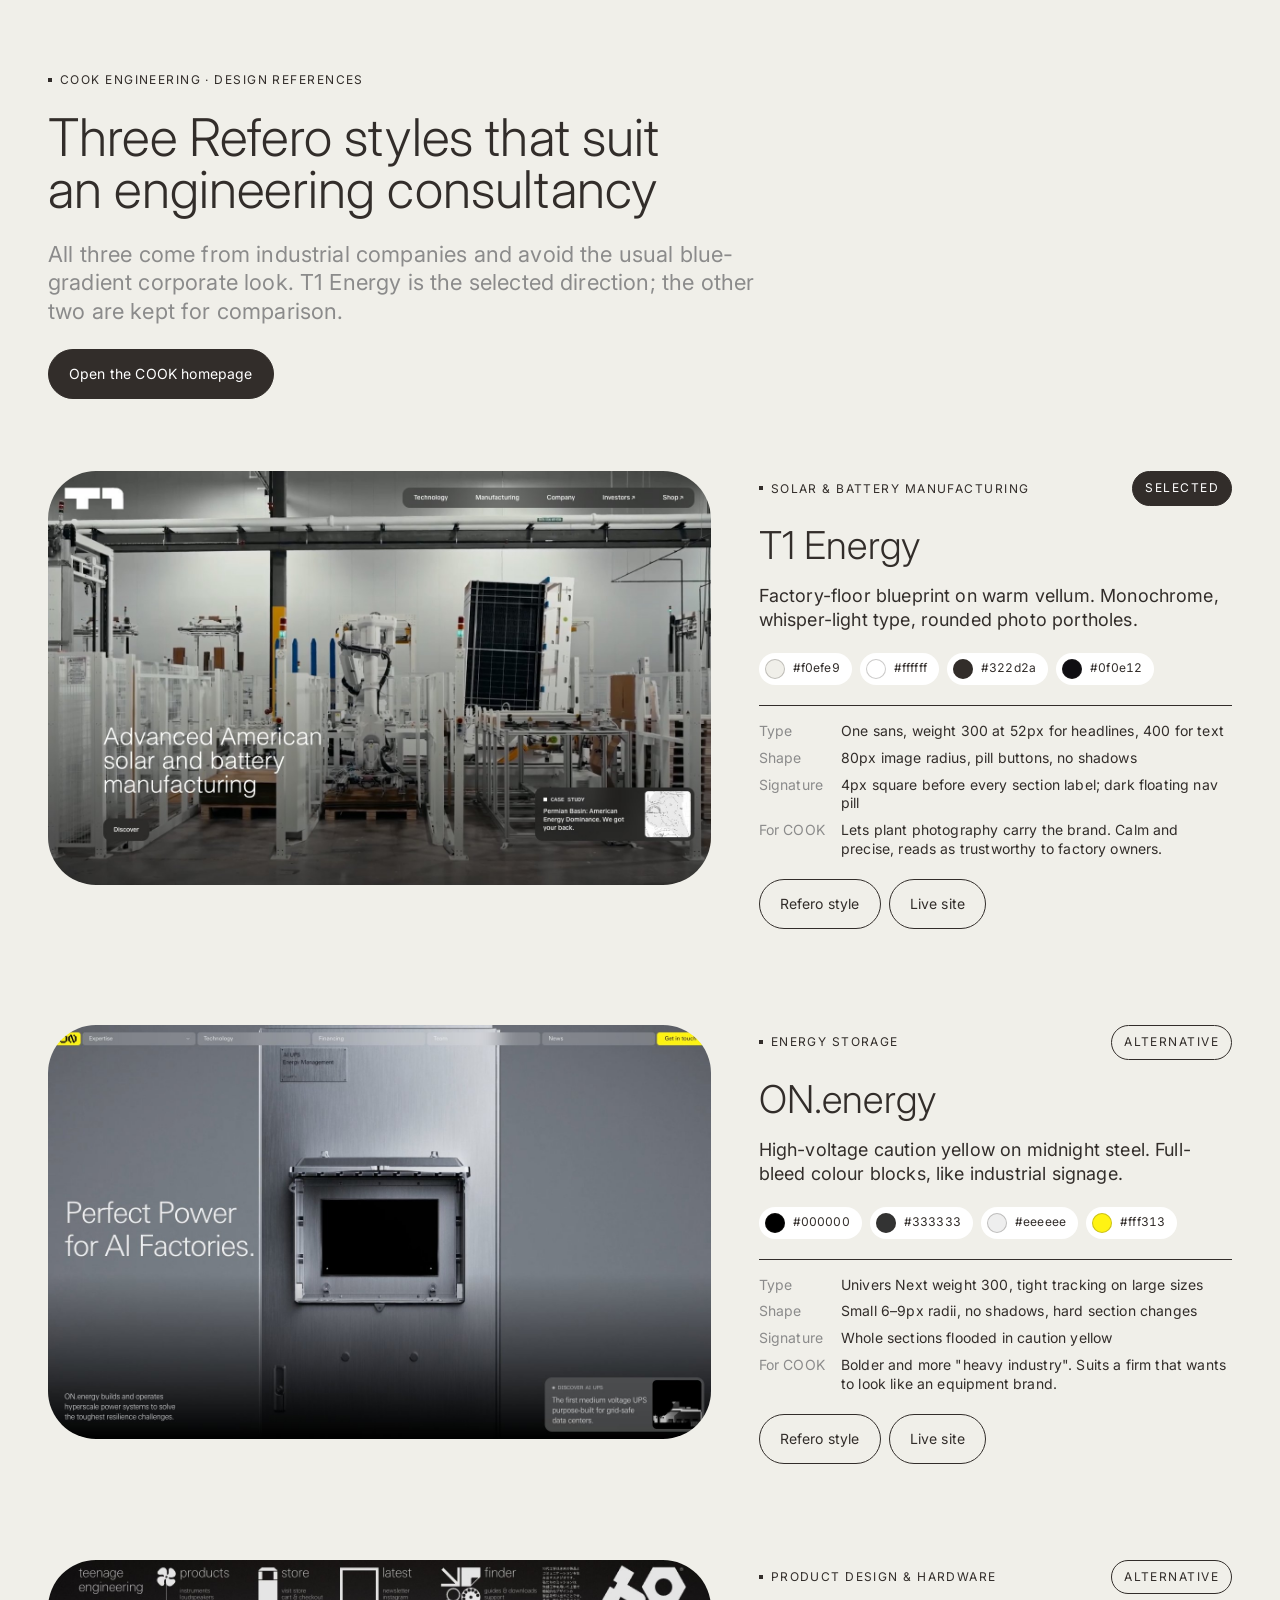
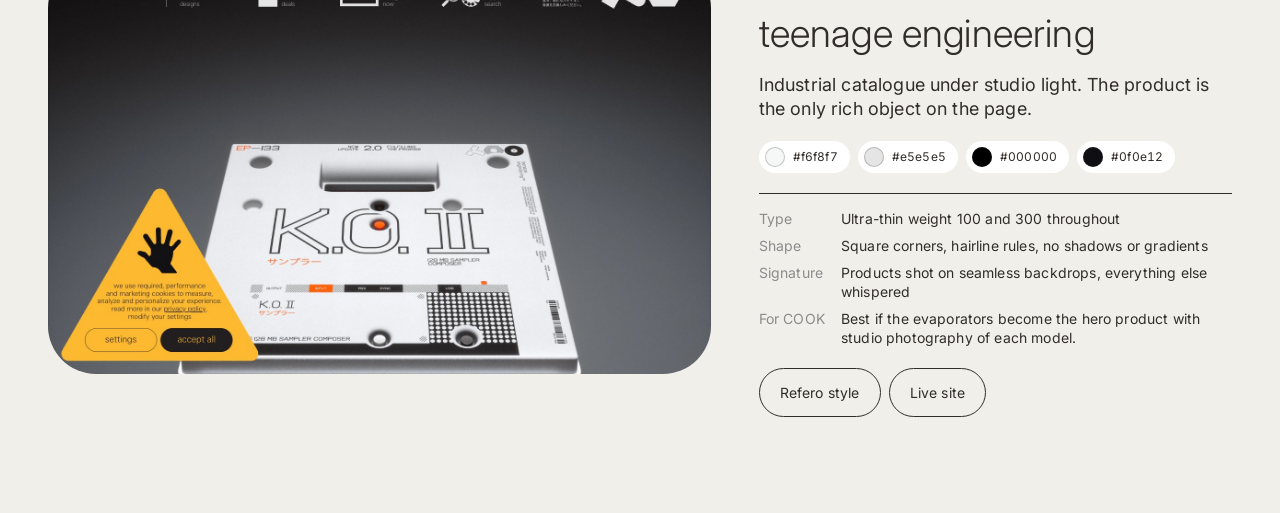
<file: sites/cook-engineering/references.html>
<!doctype html>
<html lang="en-ZA">
<head>
<meta charset="utf-8">
<meta name="viewport" content="width=device-width, initial-scale=1, viewport-fit=cover">
<title>COOK Style References</title>
<link rel="preconnect" href="https://fonts.googleapis.com">
<link rel="preconnect" href="https://fonts.gstatic.com" crossorigin>
<link rel="stylesheet" href="https://fonts.googleapis.com/css2?family=Inter:wght@300;400&display=swap">
<style>
/* Comparison board in the selected T1 system: vellum canvas, carbon text, 80px media portholes. */
:root{
  --vellum:#f0efe9;--paper:#ffffff;--carbon:#322d2a;--onyx:#0f0e12;--mercury:#8b8b8b;
  --sans:"Inter",ui-sans-serif,system-ui,-apple-system,"Segoe UI",Roboto,sans-serif;
  --gutter:clamp(16px,4vw,48px);
  color-scheme:light;
}
*,*::before,*::after{box-sizing:border-box}
body{margin:0;background:var(--vellum);color:var(--carbon);font:400 16px/1.4 var(--sans);letter-spacing:.01em}
img{max-width:100%;display:block}
a{color:inherit}
:focus-visible{outline:2px solid var(--carbon);outline-offset:3px}
h1,h2,h3,p{margin:0}
h1,h2{font-weight:300;line-height:1;text-wrap:balance}
.wrap{max-width:1296px;margin-inline:auto;padding-inline:var(--gutter);padding-block:72px 96px}
.label{display:inline-flex;align-items:center;gap:8px;font-size:12px;line-height:1.3;letter-spacing:.12em;text-transform:uppercase}
.label::before{content:"";width:4px;height:4px;background:currentColor}
.head{display:flex;flex-direction:column;gap:24px;max-width:820px}
.head h1{font-size:clamp(36px,5vw,52px)}
.head p{font-size:22px;line-height:1.3;color:var(--mercury);max-width:52ch}
.list{display:grid;gap:96px;margin-top:72px}
.ref{display:grid;grid-template-columns:7fr 5fr;gap:48px;align-items:start}
.ref > *{min-width:0}
@media (max-width:900px){.ref{grid-template-columns:1fr;gap:24px}}
.shot{border-radius:48px;overflow:hidden;aspect-ratio:16/10;max-width:100%;background:var(--paper)}
.shot img{width:100%;height:100%;object-fit:cover}
.info{display:flex;flex-direction:column;gap:20px}
.top{display:flex;justify-content:space-between;align-items:center;gap:16px;flex-wrap:wrap}
.chip{font-size:12px;letter-spacing:.12em;text-transform:uppercase;padding:8px 12px;border-radius:100px;border:1px solid var(--carbon)}
.chip.sel{background:var(--carbon);color:var(--paper)}
.info h2{font-size:clamp(28px,3vw,40px)}
.mood{font-size:18px;line-height:1.35}
.sw{display:flex;gap:8px;flex-wrap:wrap}
.sw span{display:flex;align-items:center;gap:8px;font-size:12px;font-variant-numeric:tabular-nums;background:var(--paper);border-radius:100px;padding:6px 12px 6px 6px}
.sw i{width:20px;height:20px;border-radius:100px;box-shadow:inset 0 0 0 1px rgba(50,45,42,.25)}
dl{margin:0;display:grid;grid-template-columns:auto 1fr;gap:8px 16px;font-size:14px;line-height:1.35;border-top:1px solid var(--carbon);padding-top:16px}
dt{color:var(--mercury)}
dd{margin:0}
.links{display:flex;gap:8px;flex-wrap:wrap}
.btn{display:inline-flex;border-radius:100px;padding:14px 20px;font-size:14px;text-decoration:none;border:1px solid var(--carbon)}
.btn.fill{background:var(--carbon);color:var(--paper)}
.btn:not(.fill):hover{background:var(--carbon);color:var(--paper)}
</style>
</head>
<body>
<div class="wrap">
  <header class="head">
    <span class="label">COOK Engineering · Design references</span>
    <h1>Three Refero styles that suit an engineering consultancy</h1>
    <p>All three come from industrial companies and avoid the usual blue-gradient corporate look. T1 Energy is the selected direction; the other two are kept for comparison.</p>
    <div class="links"><a class="btn fill" href="index.html">Open the COOK homepage</a></div>
  </header>

  <div class="list">
    <article class="ref">
      <div class="shot"><img src="design-references/t1-energy.jpg" alt="T1 Energy homepage: factory floor photograph with a light white headline and a dark pill navigation" loading="lazy"></div>
      <div class="info">
        <div class="top"><span class="label">Solar &amp; battery manufacturing</span><span class="chip sel">Selected</span></div>
        <h2>T1 Energy</h2>
        <p class="mood">Factory-floor blueprint on warm vellum. Monochrome, whisper-light type, rounded photo portholes.</p>
        <div class="sw" aria-label="Palette"><span><i style="background:#f0efe9"></i>#f0efe9</span><span><i style="background:#ffffff"></i>#ffffff</span><span><i style="background:#322d2a"></i>#322d2a</span><span><i style="background:#0f0e12"></i>#0f0e12</span></div>
        <dl>
          <dt>Type</dt><dd>One sans, weight 300 at 52px for headlines, 400 for text</dd>
          <dt>Shape</dt><dd>80px image radius, pill buttons, no shadows</dd>
          <dt>Signature</dt><dd>4px square before every section label; dark floating nav pill</dd>
          <dt>For COOK</dt><dd>Lets plant photography carry the brand. Calm and precise, reads as trustworthy to factory owners.</dd>
        </dl>
        <div class="links"><a class="btn" href="https://styles.refero.design/style/e79b761d-f476-4c5d-8943-e31a58664e4d" target="_blank" rel="noopener">Refero style</a><a class="btn" href="https://t1energy.com" target="_blank" rel="noopener">Live site</a></div>
      </div>
    </article>

    <article class="ref">
      <div class="shot"><img src="design-references/on-energy.jpg" alt="ON.energy homepage: black canvas, caution-yellow accents and light headline type" loading="lazy"></div>
      <div class="info">
        <div class="top"><span class="label">Energy storage</span><span class="chip">Alternative</span></div>
        <h2>ON.energy</h2>
        <p class="mood">High-voltage caution yellow on midnight steel. Full-bleed colour blocks, like industrial signage.</p>
        <div class="sw" aria-label="Palette"><span><i style="background:#000000"></i>#000000</span><span><i style="background:#333333"></i>#333333</span><span><i style="background:#eeeeee"></i>#eeeeee</span><span><i style="background:#fff313"></i>#fff313</span></div>
        <dl>
          <dt>Type</dt><dd>Univers Next weight 300, tight tracking on large sizes</dd>
          <dt>Shape</dt><dd>Small 6–9px radii, no shadows, hard section changes</dd>
          <dt>Signature</dt><dd>Whole sections flooded in caution yellow</dd>
          <dt>For COOK</dt><dd>Bolder and more "heavy industry". Suits a firm that wants to look like an equipment brand.</dd>
        </dl>
        <div class="links"><a class="btn" href="https://styles.refero.design/style/31e00a99-6946-4f07-829a-b0904a39a20d" target="_blank" rel="noopener">Refero style</a><a class="btn" href="https://www.on.energy" target="_blank" rel="noopener">Live site</a></div>
      </div>
    </article>

    <article class="ref">
      <div class="shot"><img src="design-references/teenage-engineering.jpg" alt="teenage engineering homepage: products photographed on a near-white background with very thin type" loading="lazy"></div>
      <div class="info">
        <div class="top"><span class="label">Product design &amp; hardware</span><span class="chip">Alternative</span></div>
        <h2>teenage engineering</h2>
        <p class="mood">Industrial catalogue under studio light. The product is the only rich object on the page.</p>
        <div class="sw" aria-label="Palette"><span><i style="background:#f6f8f7"></i>#f6f8f7</span><span><i style="background:#e5e5e5"></i>#e5e5e5</span><span><i style="background:#000000"></i>#000000</span><span><i style="background:#0f0e12"></i>#0f0e12</span></div>
        <dl>
          <dt>Type</dt><dd>Ultra-thin weight 100 and 300 throughout</dd>
          <dt>Shape</dt><dd>Square corners, hairline rules, no shadows or gradients</dd>
          <dt>Signature</dt><dd>Products shot on seamless backdrops, everything else whispered</dd>
          <dt>For COOK</dt><dd>Best if the evaporators become the hero product with studio photography of each model.</dd>
        </dl>
        <div class="links"><a class="btn" href="https://styles.refero.design/style/aecf9dda-5cba-4dc7-9e73-59b65d895cdf" target="_blank" rel="noopener">Refero style</a><a class="btn" href="https://teenage.engineering" target="_blank" rel="noopener">Live site</a></div>
      </div>
    </article>
  </div>
</div>
</body>
</html>
</file>
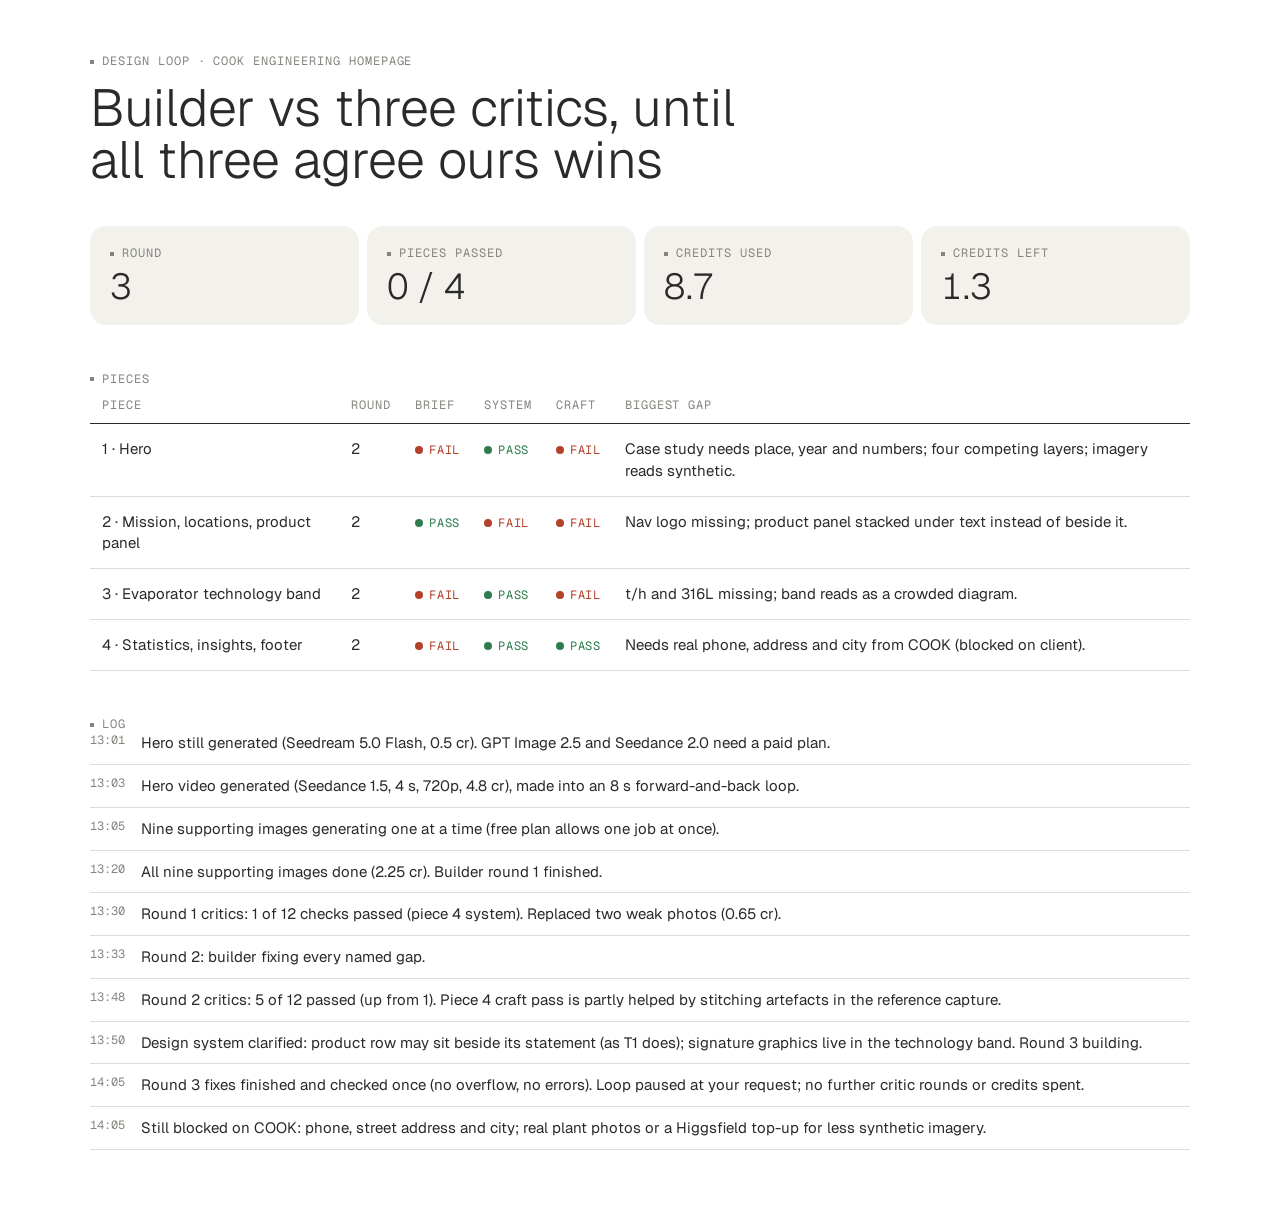
<file: sites/cook-engineering/loop/progress.html>
<!doctype html>
<html lang="en">
<head>
<meta charset="utf-8">
<meta name="viewport" content="width=device-width, initial-scale=1">
<title>COOK Design Loop</title>
<link rel="stylesheet" href="https://fonts.googleapis.com/css2?family=Geist:wght@300;400&family=Geist+Mono&display=swap">
<style>
/* Progress board in the COOK "Concentrate" system: white canvas, ink text, mono labels, peel = pass marker only. */
:root{--bg:#ffffff;--panel:#f2f1ec;--ink:#2b2a28;--muted:#86847f;--line:#dedcd6;--pass:#2f7d4f;--fail:#b4412b;--wait:#86847f;
  --sans:"Geist",ui-sans-serif,system-ui,sans-serif;--mono:"Geist Mono",ui-monospace,Menlo,monospace;color-scheme:light}
@media (prefers-color-scheme:dark){:root:not([data-theme="light"]){--bg:#121211;--panel:#1c1b1a;--ink:#ecebe7;--muted:#9a978f;--line:#2e2d2a;--pass:#5fbf86;--fail:#e0765f;--wait:#9a978f;color-scheme:dark}}
:root[data-theme="dark"]{--bg:#121211;--panel:#1c1b1a;--ink:#ecebe7;--muted:#9a978f;--line:#2e2d2a;--pass:#5fbf86;--fail:#e0765f;--wait:#9a978f;color-scheme:dark}
*{box-sizing:border-box}
body{margin:0;background:var(--bg);color:var(--ink);font:400 15px/1.45 var(--sans);padding-inline:clamp(16px,4vw,48px)}
.wrap{max-width:1100px;margin-inline:auto;padding-block:48px 72px;display:grid;gap:40px}
.label{font:400 12px/1.3 var(--mono);text-transform:uppercase;letter-spacing:.08em;color:var(--muted);display:inline-flex;gap:8px;align-items:center}
.label::before{content:"";width:4px;height:4px;background:currentColor}
h1{font-weight:300;font-size:clamp(32px,4.5vw,52px);line-height:1;margin:12px 0 0;text-wrap:balance}
.stats{display:grid;grid-template-columns:repeat(4,1fr);gap:8px}
.stat{background:var(--panel);border-radius:16px;padding:20px;display:grid;gap:8px}
.stat b{font:300 36px/1 var(--sans);font-variant-numeric:tabular-nums}
@media (max-width:700px){.stats{grid-template-columns:1fr 1fr}}
.tw{overflow-x:auto}
table{width:100%;border-collapse:collapse;min-width:640px}
th{text-align:left;font:400 12px var(--mono);text-transform:uppercase;letter-spacing:.08em;color:var(--muted);padding:10px 12px;border-bottom:1px solid var(--ink)}
td{padding:14px 12px;border-bottom:1px solid var(--line);vertical-align:top}
td.num{font-variant-numeric:tabular-nums}
.v{display:inline-flex;align-items:center;gap:6px;font:400 12px var(--mono);text-transform:uppercase;letter-spacing:.06em}
.v::before{content:"";width:8px;height:8px;border-radius:50%;background:currentColor}
.pass{color:var(--pass)}.fail{color:var(--fail)}.wait{color:var(--wait)}
ol.log{margin:0;padding:0;list-style:none;display:grid;gap:10px}
ol.log li{display:grid;grid-template-columns:auto 1fr;gap:16px;padding-bottom:10px;border-bottom:1px solid var(--line)}
ol.log li span:first-child{font:400 12px var(--mono);color:var(--muted);white-space:nowrap}
</style>
</head>
<body>
<div class="wrap">
  <header><span class="label">Design loop · COOK Engineering homepage</span><h1>Builder vs three critics, until all three agree ours wins</h1></header>
  <div class="stats">
    <div class="stat"><span class="label">Round</span><b id="round">3</b></div>
    <div class="stat"><span class="label">Pieces passed</span><b id="passed">0 / 4</b></div>
    <div class="stat"><span class="label">Credits used</span><b id="credits">8.7</b></div>
    <div class="stat"><span class="label">Credits left</span><b id="left">1.3</b></div>
  </div>
  <section><span class="label">Pieces</span>
    <div class="tw"><table>
      <thead><tr><th>Piece</th><th>Round</th><th>Brief</th><th>System</th><th>Craft</th><th>Biggest gap</th></tr></thead>
      <tbody id="pieces">
        <tr><td>1 · Hero</td><td class="num">2</td><td><span class="v fail">Fail</span></td><td><span class="v pass">Pass</span></td><td><span class="v fail">Fail</span></td><td>Case study needs place, year and numbers; four competing layers; imagery reads synthetic.</td></tr>
        <tr><td>2 · Mission, locations, product panel</td><td class="num">2</td><td><span class="v pass">Pass</span></td><td><span class="v fail">Fail</span></td><td><span class="v fail">Fail</span></td><td>Nav logo missing; product panel stacked under text instead of beside it.</td></tr>
        <tr><td>3 · Evaporator technology band</td><td class="num">2</td><td><span class="v fail">Fail</span></td><td><span class="v pass">Pass</span></td><td><span class="v fail">Fail</span></td><td>t/h and 316L missing; band reads as a crowded diagram.</td></tr>
        <tr><td>4 · Statistics, insights, footer</td><td class="num">2</td><td><span class="v fail">Fail</span></td><td><span class="v pass">Pass</span></td><td><span class="v pass">Pass</span></td><td>Needs real phone, address and city from COOK (blocked on client).</td></tr>
      </tbody>
    </table></div>
  </section>
  <section><span class="label">Log</span>
    <ol class="log" id="log">
      <li><span>13:01</span><span>Hero still generated (Seedream 5.0 Flash, 0.5 cr). GPT Image 2.5 and Seedance 2.0 need a paid plan.</span></li>
      <li><span>13:03</span><span>Hero video generated (Seedance 1.5, 4 s, 720p, 4.8 cr), made into an 8 s forward-and-back loop.</span></li>
      <li><span>13:05</span><span>Nine supporting images generating one at a time (free plan allows one job at once).</span></li>
          <li><span>13:20</span><span>All nine supporting images done (2.25 cr). Builder round 1 finished.</span></li>
      <li><span>13:30</span><span>Round 1 critics: 1 of 12 checks passed (piece 4 system). Replaced two weak photos (0.65 cr).</span></li>
      <li><span>13:33</span><span>Round 2: builder fixing every named gap.</span></li>
      <li><span>13:48</span><span>Round 2 critics: 5 of 12 passed (up from 1). Piece 4 craft pass is partly helped by stitching artefacts in the reference capture.</span></li>
      <li><span>13:50</span><span>Design system clarified: product row may sit beside its statement (as T1 does); signature graphics live in the technology band. Round 3 building.</span></li>
      <li><span>14:05</span><span>Round 3 fixes finished and checked once (no overflow, no errors). Loop paused at your request; no further critic rounds or credits spent.</span></li>
      <li><span>14:05</span><span>Still blocked on COOK: phone, street address and city; real plant photos or a Higgsfield top-up for less synthetic imagery.</span></li>
    </ol>
  </section>
</div>
</body>
</html>
</file>
<file: sites/lindani-farm/features.css>
/* Lindani Farm: styles for the concierge, trip planner, rates and language switcher.
   Uses the tokens defined in index.html (:root). */

/* ---------- language switcher ---------- */
.lang{position:relative;display:inline-flex;align-items:center}
.lang select{height:44px;padding:0 30px 0 12px;border:0;border-radius:var(--btn-r);background:var(--panel) url("data:image/svg+xml,%3Csvg xmlns='http://www.w3.org/2000/svg' viewBox='0 0 24 24' fill='none' stroke='%231f241a' stroke-width='1.6'%3E%3Cpath d='m6 9 6 6 6-6'/%3E%3C/svg%3E") no-repeat right 8px center/16px;font:500 13px/1 var(--sans);color:var(--ink);cursor:pointer;-webkit-appearance:none;appearance:none}
.lang select:focus-visible{outline:2px solid var(--olive);outline-offset:2px}
.lang-mob{display:none}
@media (max-width:1100px){.nav-right .lang{display:none}.nav-links.open .lang-mob{display:block;padding:12px 4px}.lang-mob select{width:100%}}

/* ---------- shared bits ---------- */
.demo-badge,.fx-badge{display:inline-block;padding:5px 10px;border-radius:999px;background:var(--panel);color:var(--ink);font:600 12px/1.3 var(--sans);letter-spacing:.06em;text-transform:uppercase}
.nudge{margin-top:14px;font-size:14px;line-height:1.55;color:var(--muted)}
.enquire .nudge{color:rgba(255,255,255,.8)}
.fx-small{font-size:13px;line-height:1.5;color:var(--muted);margin-top:10px}
.fx-warn{margin-top:14px;font-size:14px;color:#8a3b22}
.fx-btn{display:inline-flex;align-items:center;justify-content:center;gap:8px;min-height:44px;padding:12px 16px;border-radius:var(--btn-r);border:1px solid transparent;font:500 14px/1.2 var(--sans);cursor:pointer;text-decoration:none;transition:filter .2s,background .2s}
.fx-btn-book{background:var(--gold);color:var(--gold-ink)}
.fx-btn-book:hover{filter:brightness(1.05)}
.fx-btn-wa{background:var(--olive);color:#fff}
.fx-btn-wa:hover{background:var(--olive-2)}
.fx-btn-ghost{background:#fff;border-color:var(--line);color:var(--ink)}
.fx-btn-ghost:hover{border-color:var(--ink)}
.fx-share{display:flex;flex-wrap:wrap;gap:8px;margin-top:10px}
.fx-copy{display:block;width:100%;min-height:120px;margin-top:8px;padding:10px;border:1px solid var(--line);border-radius:8px;font:13px/1.5 var(--sans)}

/* ---------- rates (in the studios section) ---------- */
.rates{margin-top:16px;padding:32px;border-radius:12px;background:var(--panel);display:grid;grid-template-columns:minmax(0,1fr) minmax(0,1.4fr);gap:24px 48px}
.rates-head h3{font:400 clamp(34px,3.6vw,48px)/1.05 var(--serif);margin:12px 0 12px}
.rates-head .circle-link{margin-top:24px}
.rates-head p{color:var(--muted);font-size:15px;max-width:36ch}
.rates-head .btn{margin-top:20px}
.rate-row{display:flex;justify-content:space-between;align-items:center;gap:16px;padding:14px 0;border-bottom:1px solid var(--line)}
.rate-row:first-child{padding-top:0}
.rate-main{min-width:0}
.rate-main b,.rate-price b{display:block;font:500 26px/1.15 var(--serif)}
.rate-main span,.rate-price span{display:block;font-size:14px;color:var(--muted)}
.rate-price{text-align:right;flex:none;font-variant-numeric:tabular-nums}
.rate-foot{margin-top:12px;font-size:14px;color:var(--muted)}

/* ---------- concierge ---------- */
.fx-chat{position:fixed;z-index:60;right:calc(16px + env(safe-area-inset-right, 0px));bottom:calc(16px + env(safe-area-inset-bottom, 0px));font:400 15px/1.5 var(--sans);color:var(--ink)}
.fx-launch{display:inline-flex;align-items:center;gap:10px;min-height:56px;padding:0 22px 0 18px;border:0;border-radius:999px;background:var(--olive);color:#fff;font:500 15px/1 var(--sans);box-shadow:0 10px 30px rgba(31,36,26,.28);cursor:pointer;transition:transform .2s,background .2s}
.fx-launch:hover{background:var(--olive-2)}
.fx-launch:active{transform:scale(.97)}
.fx-launch svg{width:22px;height:22px}
.fx-launch:focus-visible{outline:3px solid var(--gold);outline-offset:3px}
.fx-chat.is-open .fx-launch{display:none}
.fx-panel{position:absolute;right:0;bottom:0;width:min(400px,calc(100vw - 32px));height:min(640px,calc(100dvh - 120px));display:flex;flex-direction:column;border-radius:16px;background:var(--canvas);box-shadow:0 24px 60px rgba(31,36,26,.28);overflow:hidden;animation:fx-in .22s cubic-bezier(.2,.7,.2,1)}
.fx-panel[hidden]{display:none}
@keyframes fx-in{from{opacity:0;transform:translateY(12px) scale(.98)}to{opacity:1;transform:none}}
.fx-head{display:flex;align-items:center;gap:12px;padding:14px 12px 14px 16px;background:var(--olive);color:#fff}
.fx-head > div{flex:1;min-width:0}
.fx-avatar{display:grid;place-items:center;width:38px;height:38px;flex:none;border-radius:50%;background:var(--gold);color:var(--olive);font:500 18px/1 var(--serif)}
.fx-title{font:500 22px/1.15 var(--serif);margin:0;text-wrap:balance}
.fx-sub{font-size:12px;color:rgba(255,255,255,.78);margin:2px 0 0}
.fx-close{display:grid;place-items:center;width:44px;height:44px;flex:none;border:0;border-radius:10px;background:transparent;color:#fff;cursor:pointer}
.fx-close:hover{background:rgba(255,255,255,.12)}
.fx-close svg{width:22px;height:22px}
.fx-close:focus-visible,.fx-head :focus-visible{outline:2px solid var(--gold);outline-offset:2px}
.fx-log{flex:1;overflow-y:auto;overscroll-behavior:contain;padding:16px;display:flex;flex-direction:column;gap:10px;scroll-behavior:smooth}
.fx-log:focus-visible{outline:2px solid var(--olive);outline-offset:-2px}
.fx-msg{max-width:88%;padding:10px 14px;border-radius:14px;font-size:15px;line-height:1.5;overflow-wrap:anywhere}
.fx-bot{align-self:flex-start;background:#fff;border:1px solid var(--line);border-bottom-left-radius:4px}
.fx-me{align-self:flex-end;background:var(--olive);color:#fff;border-bottom-right-radius:4px}
.fx-wide{max-width:100%;width:100%}
.fx-text{white-space:pre-line;margin:0}
.fx-typing{display:inline-flex;gap:4px;padding:4px 0}
.fx-typing i{width:6px;height:6px;border-radius:50%;background:var(--muted);animation:fx-dot 1s infinite ease-in-out}
.fx-typing i:nth-child(2){animation-delay:.15s}.fx-typing i:nth-child(3){animation-delay:.3s}
@keyframes fx-dot{0%,80%,100%{opacity:.3}40%{opacity:1}}
.fx-actions{display:flex;flex-wrap:wrap;gap:6px;margin-top:10px}
.fx-chip{display:inline-flex;align-items:center;min-height:40px;padding:8px 14px;border:1px solid rgba(31,36,26,.25);border-radius:999px;background:#fff;color:var(--ink);font:500 14px/1.2 var(--sans);text-decoration:none;cursor:pointer;transition:background .2s,border-color .2s}
.fx-chip:hover{border-color:var(--olive);background:var(--panel)}
.fx-chip:focus-visible{outline:2px solid var(--olive);outline-offset:2px}
.fx-qr{display:flex;gap:6px;padding:8px 12px;overflow-x:auto;scrollbar-width:none;border-top:1px solid var(--line);background:var(--canvas)}
.fx-qr::-webkit-scrollbar{display:none}
.fx-qr .fx-chip{flex:none;min-height:44px}
.fx-input{display:flex;gap:8px;padding:10px 12px calc(12px + env(safe-area-inset-bottom, 0px));border-top:1px solid var(--line);background:#fff}
.fx-input input{flex:1;min-width:0;height:48px;padding:0 14px;border:1px solid var(--line);border-radius:10px;background:var(--canvas);font:16px var(--sans);color:var(--ink)}
.fx-input input:focus{outline:none;border-color:var(--olive);box-shadow:0 0 0 3px rgba(44,52,31,.2)}
.fx-send{display:grid;place-items:center;width:48px;height:48px;flex:none;border:0;border-radius:10px;background:var(--gold);color:var(--gold-ink);cursor:pointer}
.fx-send svg{width:22px;height:22px}
.fx-send:focus-visible{outline:2px solid var(--olive);outline-offset:2px}
.fx-sr{position:absolute;width:1px;height:1px;overflow:hidden;clip:rect(0 0 0 0);white-space:nowrap}
.fx-rooms{list-style:none;margin:10px 0 0;padding:0;display:grid;gap:8px}
.fx-rooms li{padding:10px 12px;border-radius:10px;background:var(--panel)}
.fx-rooms b{display:block;font-weight:600}
.fx-rooms span{display:block;font-size:14px;color:var(--muted)}
.fx-rooms em{display:block;font-style:normal;font-size:14px;font-weight:500;margin-top:2px}
.fx-rooms .fx-chip{margin-top:8px}
.fx-form{margin-top:10px;display:grid;gap:10px}
.fx-grid{display:grid;grid-template-columns:repeat(2,minmax(0,1fr));gap:10px}
.fx-field{display:flex;flex-direction:column;gap:4px;min-width:0}
.fx-field label{font:600 12px/1.2 var(--sans);letter-spacing:.04em}
.fx-field input,.fx-field select,.fx-field textarea{width:100%;min-height:44px;padding:8px 10px;border:1px solid var(--line);border-radius:8px;background:var(--canvas);font:16px/1.3 var(--sans);color:var(--ink)}
.fx-field textarea{resize:vertical}
.fx-field input:focus,.fx-field select:focus,.fx-field textarea:focus{outline:none;border-color:var(--olive);box-shadow:0 0 0 3px rgba(44,52,31,.2)}
.fx-field [aria-invalid="true"]{border-color:#a5462b}
.fx-err{margin:0;font-size:14px;color:#a5462b}
.fx-err:empty{display:none}
.fx-summary{margin:12px 0 0;padding:0;font-size:14px}
.fx-summary div{display:grid;grid-template-columns:80px minmax(0,1fr);gap:8px;padding:6px 0;border-bottom:1px solid var(--panel)}
.fx-summary dt{color:var(--muted)}
.fx-summary dd{margin:0;overflow-wrap:anywhere}
.fx-badge{margin-bottom:8px}

/* phones: launcher becomes a round button, panel becomes a bottom sheet */
@media (max-width:760px){
  .fx-chat{right:calc(12px + env(safe-area-inset-right, 0px));bottom:calc(12px + env(safe-area-inset-bottom, 0px))}
  .fx-launch{width:56px;height:56px;padding:0;justify-content:center}
  .fx-launch-label{position:absolute;width:1px;height:1px;overflow:hidden;clip:rect(0 0 0 0);white-space:nowrap}
  .fx-chat.is-open{left:0;right:0;bottom:0}
  .fx-panel{position:fixed;left:0;right:0;bottom:0;width:100%;height:min(88dvh,720px);border-radius:16px 16px 0 0}
  .rates{grid-template-columns:1fr;padding:24px 20px}
  .footer{margin-bottom:84px}
}
@media (prefers-reduced-motion:reduce){
  .fx-panel{animation:none}
  .fx-typing i{animation:none;opacity:.6}
  .fx-log{scroll-behavior:auto}
}

/* ---------- availability results (under "Plan your stay here") ---------- */
.avail-out:empty{display:none}
.avail-out{margin-top:28px;padding:28px;border-radius:12px;background:var(--panel)}
.avail-title{font:400 clamp(30px,3vw,40px)/1.1 var(--serif)}
.avail-top{display:flex;justify-content:space-between;align-items:baseline;gap:12px;flex-wrap:wrap}
.avail-meta{margin-top:6px;color:var(--muted);font-size:15px}
.avail-list{list-style:none;margin:20px 0 0;padding:0;display:grid;grid-template-columns:repeat(auto-fill,minmax(240px,1fr));gap:12px}
.avail-card{display:flex;flex-direction:column;gap:14px;padding:20px;border-radius:10px;background:#fff}
.avail-name{display:block;font:500 26px/1.15 var(--serif)}
.avail-sub{display:block;font-size:14px;color:var(--muted);margin-top:2px}
.avail-price{margin-top:auto}
.avail-price b{display:block;font:500 30px/1.15 var(--serif);font-variant-numeric:tabular-nums}
.avail-price span{display:block;font-size:13px;color:var(--muted)}
.avail-btn{justify-content:center;padding:12px 16px;font-size:14px;background:transparent;border:1px solid var(--olive);color:var(--olive)}
.avail-btn:hover{background:var(--olive);color:#fff}
.avail-link{text-decoration:underline;text-underline-offset:3px;display:inline-block;padding:10px 0}
@media (max-width:760px){.avail-out{padding:20px 16px}.avail-list{grid-template-columns:1fr}}

/* ---------- date range picker ---------- */
.dp-native{position:absolute!important;width:1px!important;height:1px!important;opacity:0!important;pointer-events:none!important;overflow:hidden}
.field,.fx-field{position:relative}
.dp-trigger{display:flex;align-items:center;justify-content:space-between;gap:10px;width:100%;height:52px;padding:0 14px 0 16px;border:1px solid transparent;border-radius:var(--btn-r);background:var(--panel);color:var(--ink);font:400 16px/1 var(--sans);text-align:left;cursor:pointer;transition:border-color .2s}
.dp-trigger:hover{border-color:var(--faint)}
.dp-trigger:focus-visible{outline:none;border-color:var(--olive);box-shadow:0 0 0 3px rgba(44,52,31,.28)}
.dp-trigger.is-empty .dp-val{color:var(--muted)}
.dp-ico{width:20px;height:20px;flex:none;opacity:.75}
.dp-native[aria-invalid="true"]+.dp-trigger{border-color:#a5462b}
.eform .dp-trigger{background:rgba(255,255,255,.14);border-color:transparent;color:#fff}
.eform .dp-trigger.is-empty .dp-val{color:rgba(255,255,255,.7)}
.eform .dp-trigger:focus-visible{border-color:var(--gold);box-shadow:0 0 0 3px rgba(232,194,123,.45)}
.eform .dp-native[aria-invalid="true"]+.dp-trigger{border-color:#ffc2ad}
.fx-field .dp-trigger{height:44px;padding:0 10px;border-color:var(--line);border-radius:8px;background:var(--canvas);font-size:15px}
.fx-field .dp-ico{width:18px;height:18px}
.dp-pop{position:fixed;z-index:95;width:640px;max-width:calc(100vw - 16px);padding:16px 18px 14px;border-radius:14px;background:#fff;color:var(--ink);box-shadow:0 20px 60px rgba(31,36,26,.28);font:400 15px/1.4 var(--sans)}
.dp-pop[hidden],.dp-backdrop[hidden]{display:none}
.dp-backdrop{position:fixed;inset:0;z-index:94;background:rgba(20,24,14,.45)}
.dp-top{display:flex;align-items:center;justify-content:space-between;gap:8px}
.dp-hint{flex:1;text-align:center;font-weight:500;font-size:15px}
.dp-nav{display:grid;place-items:center;width:44px;height:44px;border:1px solid var(--line);border-radius:50%;background:#fff;color:var(--ink);font-size:26px;line-height:1;cursor:pointer}
.dp-nav:hover:not(:disabled){border-color:var(--ink)}
.dp-nav:disabled{opacity:.3;cursor:default}
.dp-months{display:grid;gap:28px;margin-top:8px}
.dp-mname{text-align:center;font:500 22px/1.2 var(--serif);margin:4px 0 8px}
.dp-days{display:grid;grid-template-columns:repeat(7,minmax(0,1fr));row-gap:2px}
.dp-dow{text-align:center;font:600 12px/2 var(--sans);color:var(--muted)}
.dp-day{position:relative;height:42px;border:0;background:transparent;color:var(--ink);font:500 15px/1 var(--sans);font-variant-numeric:tabular-nums;cursor:pointer;border-radius:999px}
.dp-day:hover:not(:disabled){box-shadow:inset 0 0 0 1.5px var(--ink)}
.dp-day:focus-visible{outline:2px solid var(--olive);outline-offset:1px}
.dp-day:disabled{color:#b9bcb3;cursor:default}
.dp-day.is-full{text-decoration:line-through;text-decoration-thickness:1.5px}
.dp-day.is-today::after{content:"";position:absolute;left:50%;bottom:6px;width:4px;height:4px;margin-left:-2px;border-radius:50%;background:currentColor}
.dp-day.in-range{background:var(--sage);border-radius:0}
.dp-day.is-start,.dp-day.is-end{background:var(--olive);color:#fff}
.dp-day.is-start.has-end,.dp-day.is-start{border-radius:999px}
.dp-legend{margin-top:10px;font-size:13px;color:var(--muted)}
.dp-key{display:inline-block;min-width:26px;text-align:center;text-decoration:line-through;color:#b9bcb3;font-weight:500}
.dp-foot{display:flex;align-items:center;justify-content:space-between;gap:12px;flex-wrap:wrap;margin-top:12px;padding-top:12px;border-top:1px solid var(--line)}
.dp-sum{font-weight:500;font-variant-numeric:tabular-nums}
.dp-foot-btns{display:flex;gap:8px}
.dp-pop.dp-sheet{left:0;right:0;bottom:0;top:auto;width:100%;max-width:none;border-radius:16px 16px 0 0;padding:14px 16px calc(14px + env(safe-area-inset-bottom, 0px));max-height:92dvh;overflow-y:auto;animation:dp-up .22s cubic-bezier(.2,.7,.2,1)}
.dp-sheet .dp-day{height:46px}
.dp-sheet .dp-foot-btns{width:100%}
.dp-sheet .dp-foot-btns .fx-btn{flex:1}
@keyframes dp-up{from{transform:translateY(24px);opacity:0}to{transform:none;opacity:1}}
html.dp-lock,html.dp-lock body{overflow:hidden}
@media (prefers-reduced-motion:reduce){.dp-pop.dp-sheet{animation:none}}

/* ---------- enquiry hand-off (closing form) ---------- */
.enq-send{grid-column:1/-1;margin-top:8px;padding:20px;border-radius:12px;background:rgba(255,255,255,.1)}
.enq-send p{color:rgba(255,255,255,.86);font-size:15px}
.enq-send .fx-small{color:rgba(255,255,255,.72)}
.enq-send .fx-btn-wa{background:var(--gold);color:var(--gold-ink)}
.enq-send .fx-btn-ghost{background:transparent;border-color:rgba(255,255,255,.4);color:#fff}
.enq-send .fx-btn-ghost:hover{border-color:#fff}
.enq-send .fx-copy{color:var(--ink)}
.enq-send[hidden]{display:none}
</file>
